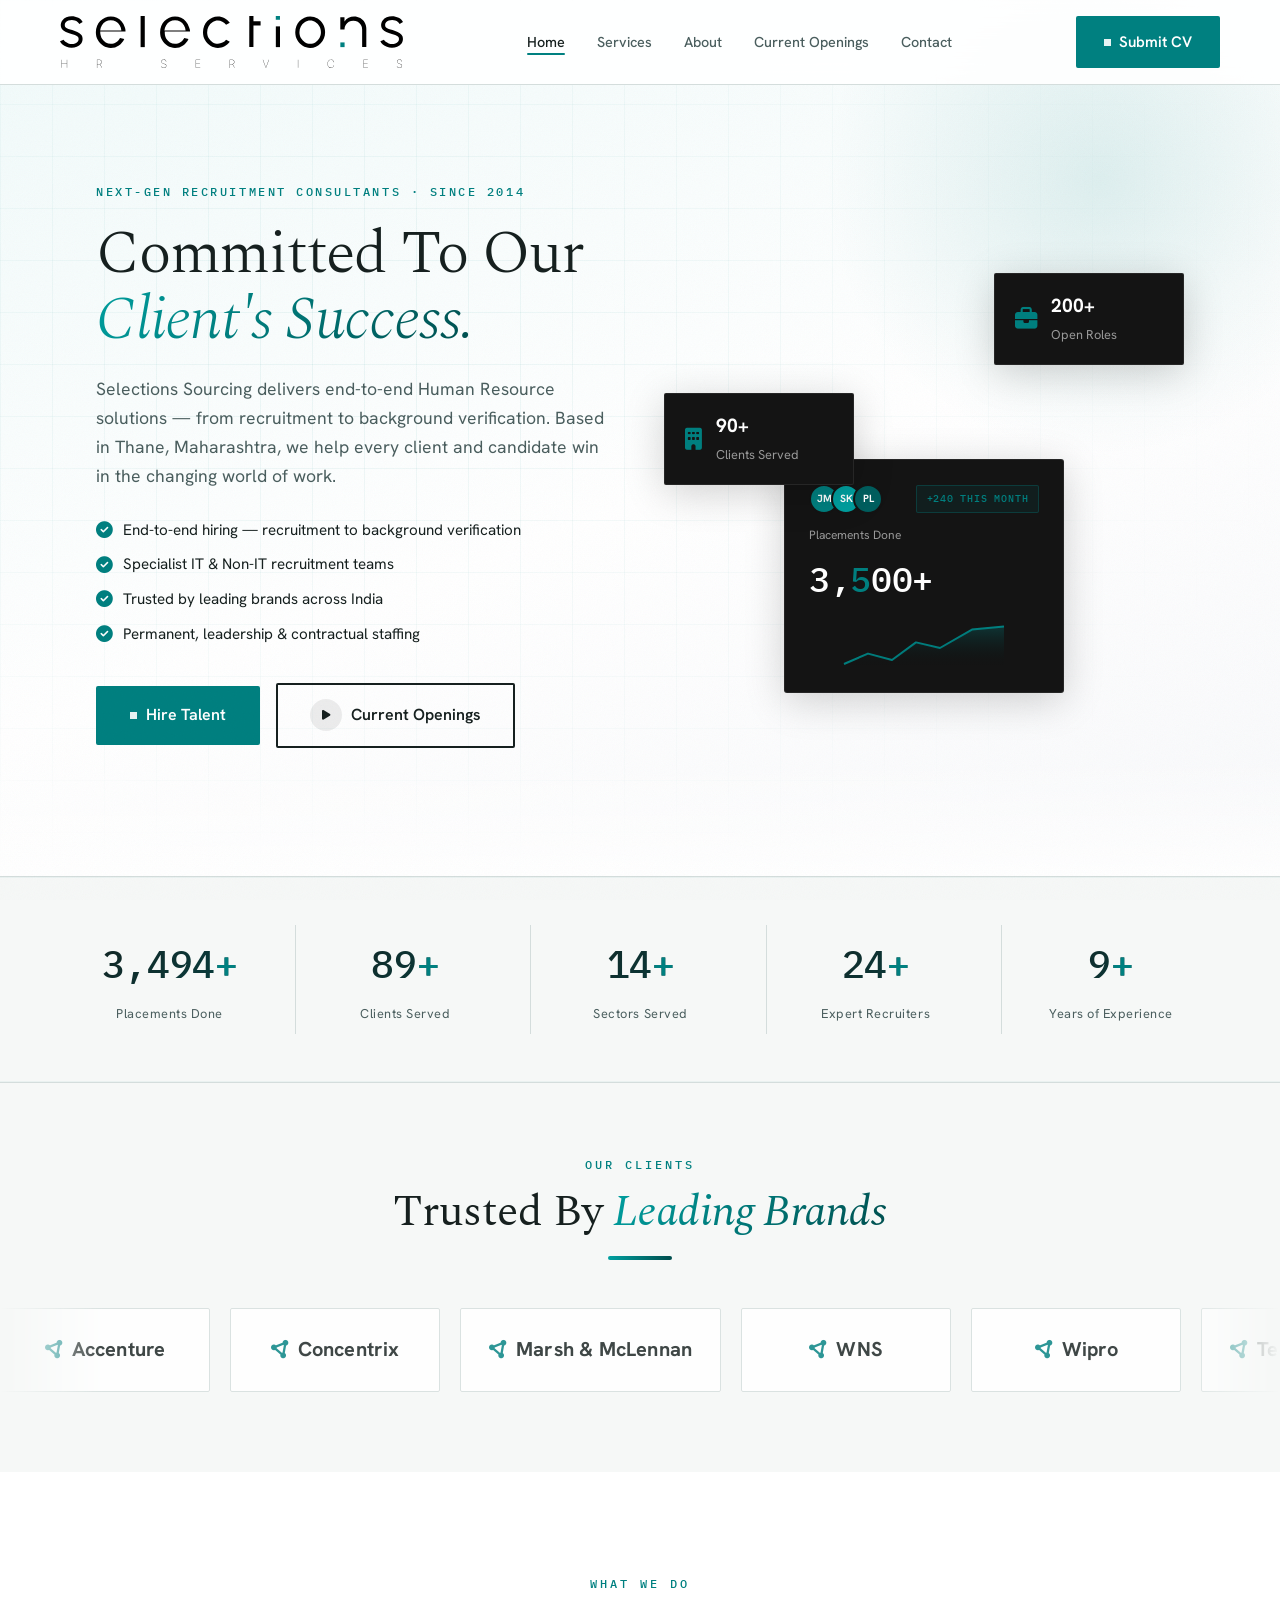
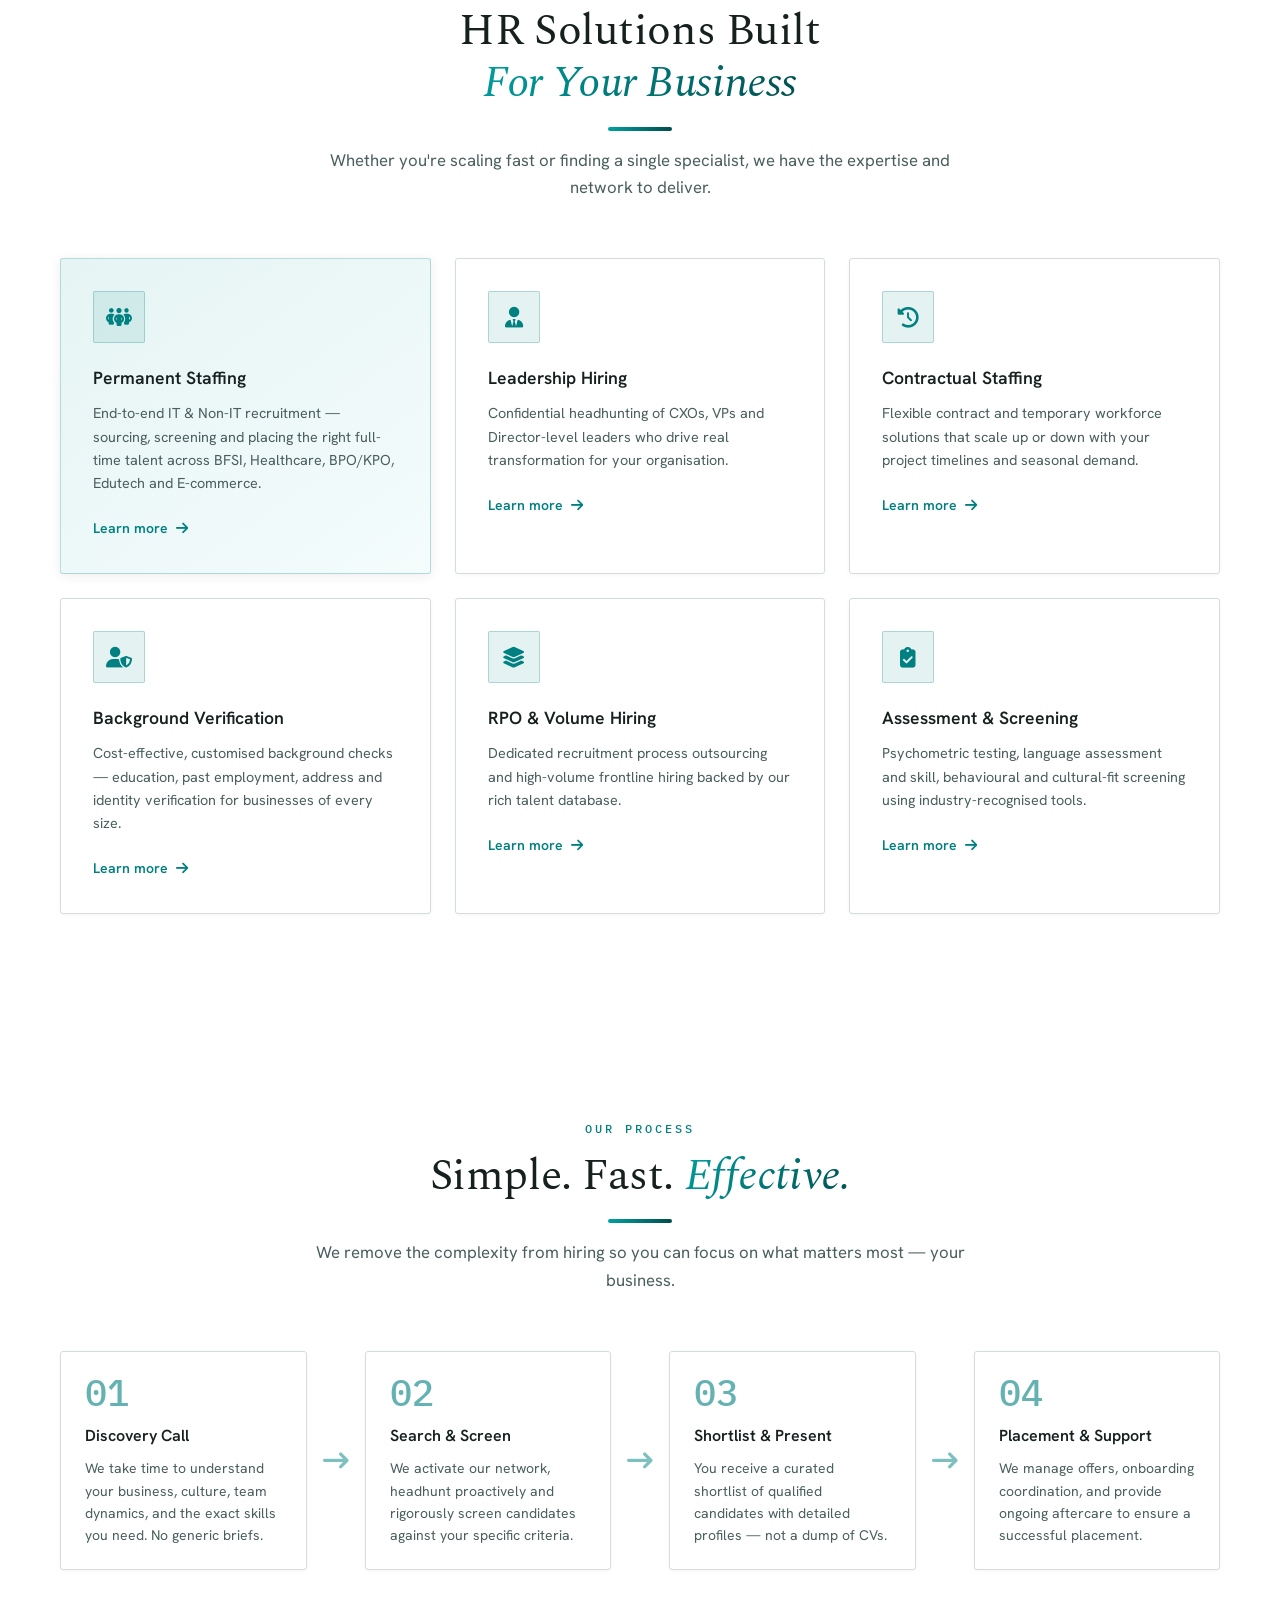
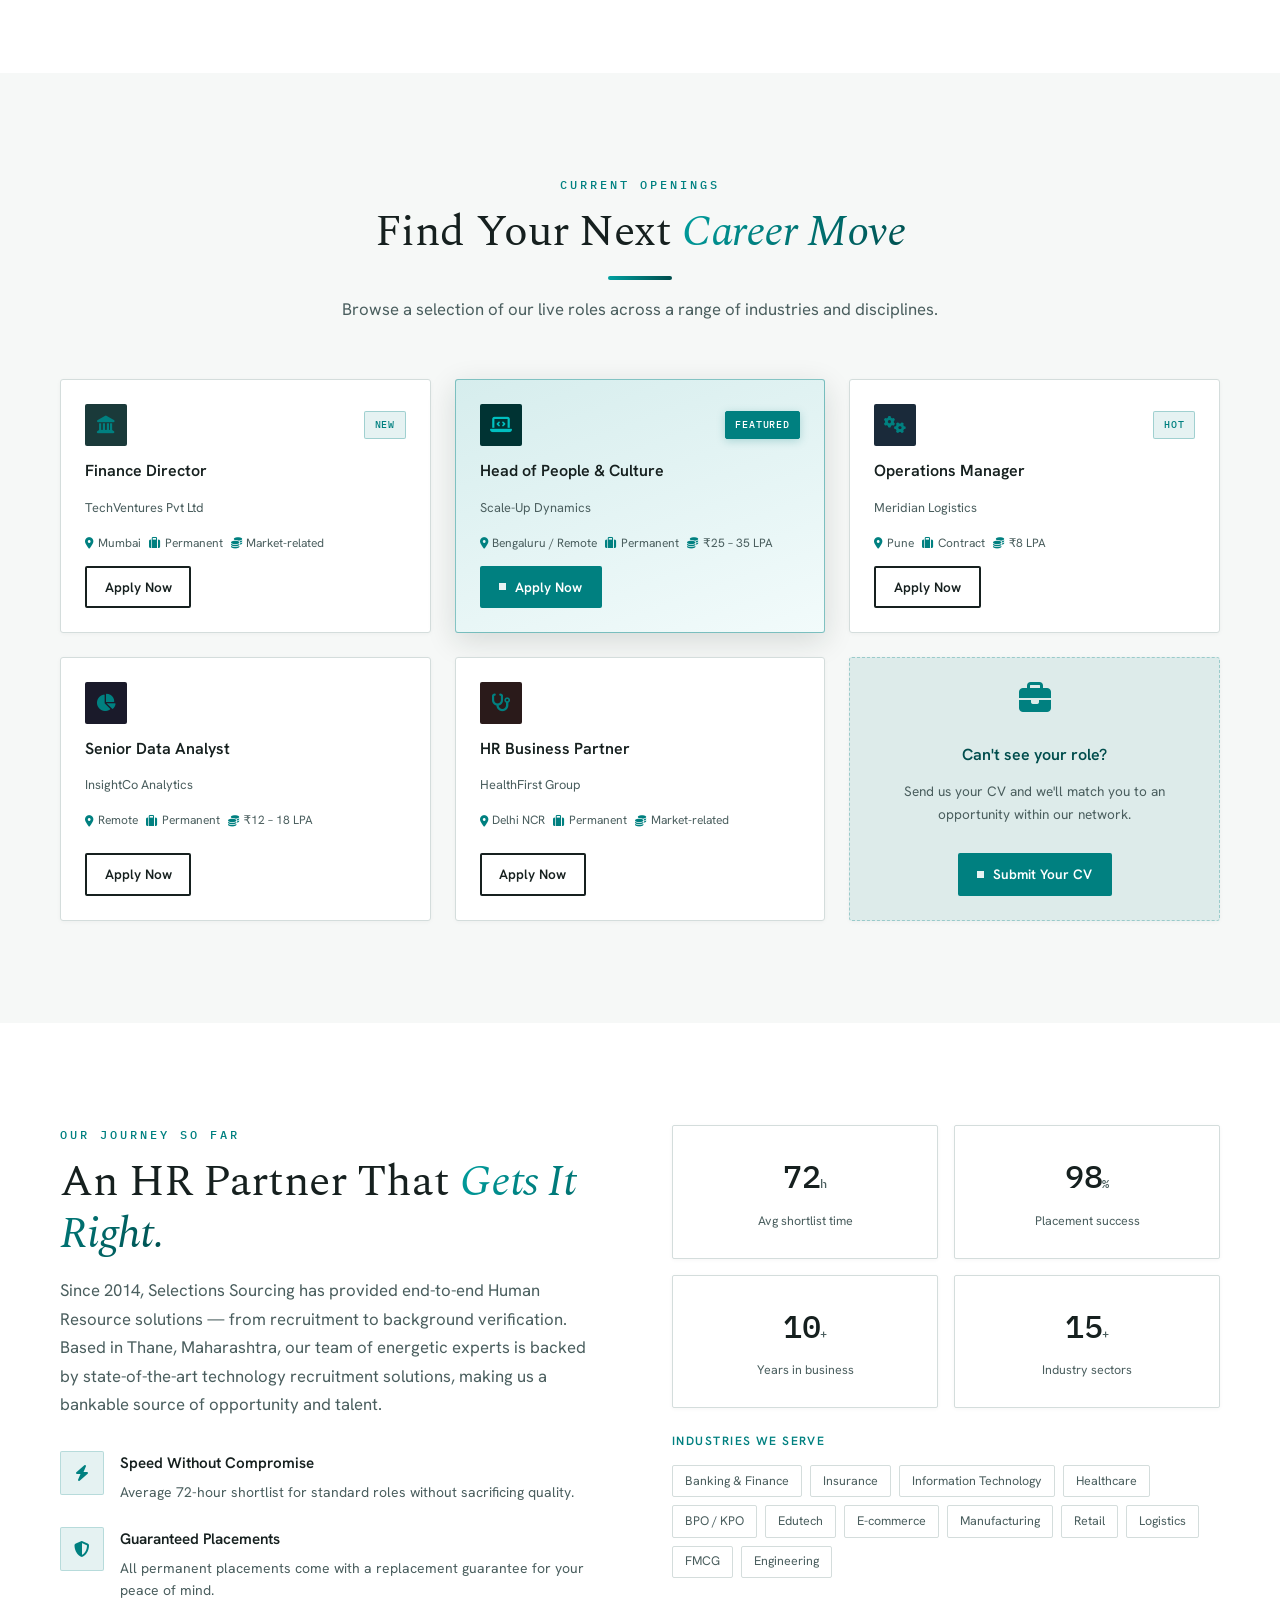
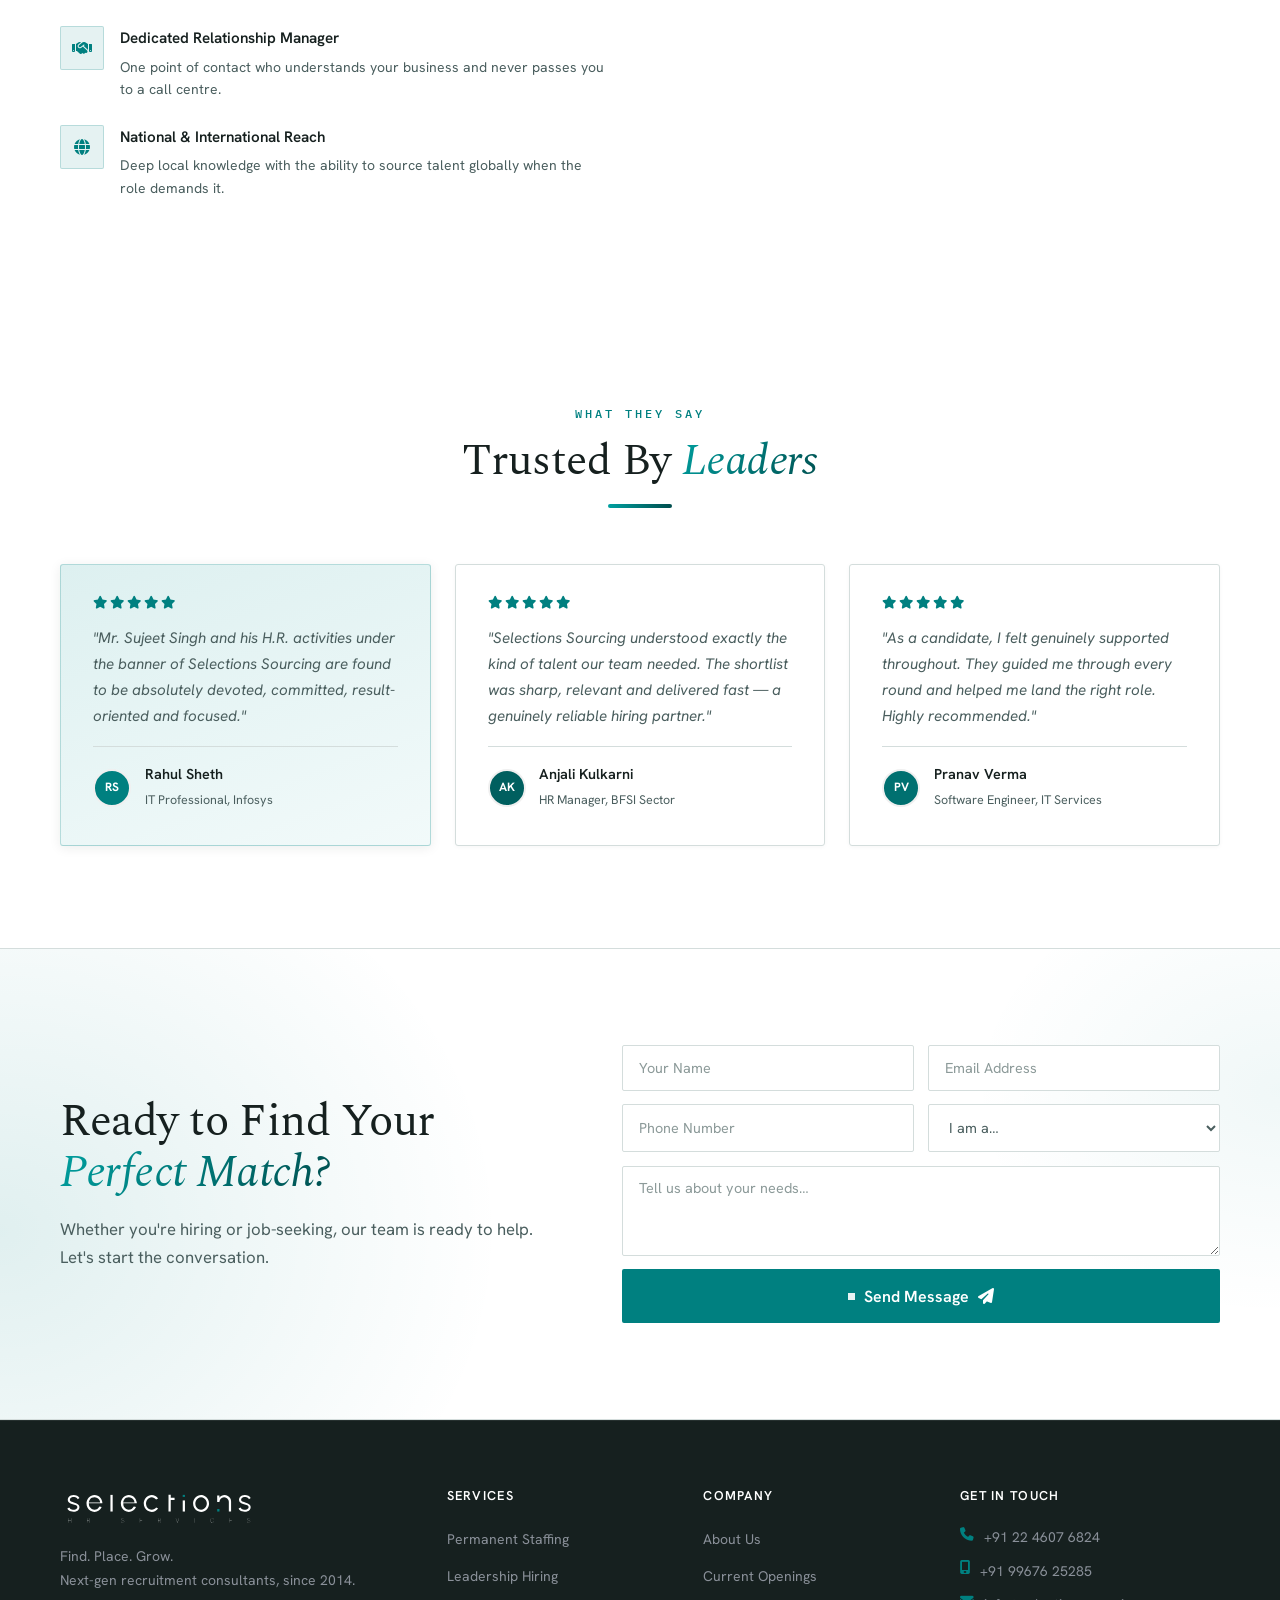
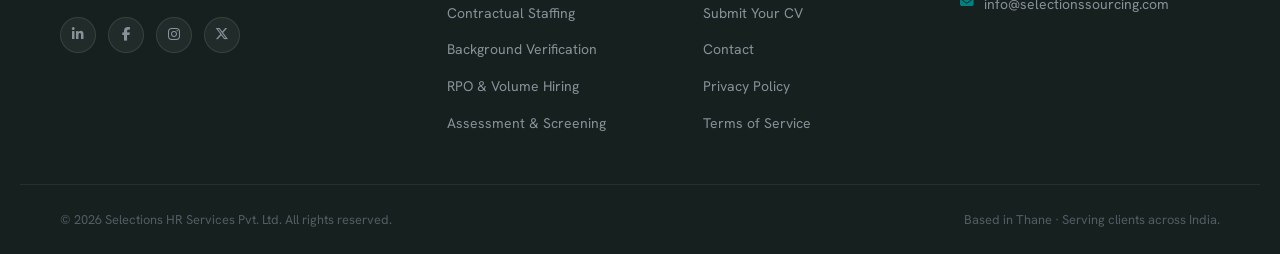
<file: index.html>
<!DOCTYPE html>
<html lang="en">

<head>
  <meta charset="UTF-8" />
  <meta name="viewport" content="width=device-width, initial-scale=1.0" />

  <!-- ── Primary SEO ── -->
  <title>Selections Sourcing — HR Sourcing &amp; Recruitment Agency in India</title>
  <meta name="description" content="Selections Sourcing is a specialist HR sourcing and recruitment agency in India. We connect companies with pre-vetted talent and help professionals find their next role. Find. Place. Grow." />
  <meta name="keywords" content="recruitment agency India, HR sourcing, staffing agency, talent sourcing, executive search, permanent recruitment, contract staffing, hiring partner, jobs India" />
  <meta name="author" content="Selections Sourcing" />
  <meta name="robots" content="index, follow" />
  <meta name="theme-color" content="#008080" />
  <link rel="canonical" href="https://www.selectionssourcing.com/" />

  <!-- ── Open Graph ── -->
  <meta property="og:type" content="website" />
  <meta property="og:site_name" content="Selections Sourcing" />
  <meta property="og:title" content="Selections Sourcing — HR Sourcing &amp; Recruitment Agency in India" />
  <meta property="og:description" content="We place the right people in the right roles. Specialist HR sourcing and recruitment across India." />
  <meta property="og:url" content="https://www.selectionssourcing.com/" />
  <meta property="og:image" content="https://www.selectionssourcing.com/selections-logo.png" />
  <meta property="og:locale" content="en_IN" />

  <!-- ── Twitter ── -->
  <meta name="twitter:card" content="summary_large_image" />
  <meta name="twitter:title" content="Selections Sourcing — HR Sourcing &amp; Recruitment Agency in India" />
  <meta name="twitter:description" content="We place the right people in the right roles. Specialist HR sourcing and recruitment across India." />
  <meta name="twitter:image" content="https://www.selectionssourcing.com/selections-logo.png" />

  <!-- ── Favicon ── -->
  <link rel="icon" type="image/svg+xml" href="logo-teal.svg" />
  <link rel="icon" type="image/png" href="selections-logo.png" />
  <link rel="apple-touch-icon" href="selections-logo.png" />

  <!-- ── Fonts & Styles ── -->
  <link rel="preconnect" href="https://fonts.googleapis.com" />
  <link rel="preconnect" href="https://fonts.gstatic.com" crossorigin />
  <link
    href="https://fonts.googleapis.com/css2?family=Hanken+Grotesk:wght@400;500;600;700&family=IBM+Plex+Mono:wght@400;500&family=Spectral:ital,wght@0,300;0,400;0,500;1,300;1,400&display=swap"
    rel="stylesheet" />
  <link rel="stylesheet" href="https://cdnjs.cloudflare.com/ajax/libs/font-awesome/6.5.0/css/all.min.css" />
  <link rel="stylesheet" href="style.css" />

  <!-- ── Structured Data ── -->
  <script type="application/ld+json">
  {
    "@context": "https://schema.org",
    "@type": "EmploymentAgency",
    "name": "Selections Sourcing",
    "legalName": "Selections HR Services Pvt. Ltd.",
    "foundingDate": "2014",
    "url": "https://www.selectionssourcing.com/",
    "logo": "https://www.selectionssourcing.com/selections-logo.png",
    "image": "https://www.selectionssourcing.com/selections-logo.png",
    "description": "Specialist HR sourcing and recruitment agency in India — permanent staffing, leadership hiring, contractual staffing and background verification.",
    "slogan": "Find. Place. Grow.",
    "email": "info@selectionssourcing.com",
    "telephone": "+91-22-4607-6824",
    "priceRange": "$$",
    "areaServed": "IN",
    "openingHoursSpecification": {
      "@type": "OpeningHoursSpecification",
      "dayOfWeek": ["Monday", "Tuesday", "Wednesday", "Thursday", "Friday"],
      "opens": "09:00",
      "closes": "18:00"
    },
    "sameAs": [
      "https://www.linkedin.com/company/selectionshr",
      "https://www.facebook.com/selectionshr",
      "https://www.instagram.com/selectionshr"
    ]
  }
  </script>
  <script type="application/ld+json">
  {
    "@context": "https://schema.org",
    "@type": "WebSite",
    "name": "Selections Sourcing",
    "url": "https://www.selectionssourcing.com/"
  }
  </script>
</head>

<body>

  <!-- ═══════════════════════════════════════════
       HEADER / NAVIGATION
  ═══════════════════════════════════════════ -->
  <header class="header" id="header">
    <div class="container header__inner">

      <!-- Logo -->
      <a href="index.html" class="logo">
        <img src="logo.svg" class="logo__svg" alt="Selections Sourcing" />
      </a>

      <!-- Nav -->
      <nav class="nav" id="nav">
        <ul class="nav__list">
          <li><a href="#home" class="nav__link active">Home</a></li>
          <li><a href="services.html" class="nav__link">Services</a></li>
          <li><a href="about.html" class="nav__link">About</a></li>
          <li><a href="#jobs" class="nav__link">Current Openings</a></li>
          <li><a href="contact.html" class="nav__link">Contact</a></li>
        </ul>
      </nav>

      <div class="header__actions">
        <a href="submit-cv.html" class="btn btn--teal">Submit CV</a>
        <button class="nav__toggle" id="navToggle" aria-label="Toggle menu">
          <span></span><span></span><span></span>
        </button>
      </div>

    </div>
  </header>


  <!-- ═══════════════════════════════════════════
       QUICK NAV — scrollable section shortcuts (mobile)
  ═══════════════════════════════════════════ -->
  <nav class="quicknav" aria-label="Quick navigation">
    <div class="quicknav__track">
      <a href="#home" class="quicknav__chip"><i class="fa-solid fa-house"></i> Home</a>
      <a href="services.html" class="quicknav__chip"><i class="fa-solid fa-briefcase"></i> Services</a>
      <a href="about.html" class="quicknav__chip"><i class="fa-solid fa-building-user"></i> About</a>
      <a href="#jobs" class="quicknav__chip"><i class="fa-solid fa-magnifying-glass"></i> Openings</a>
      <a href="contact.html" class="quicknav__chip"><i class="fa-solid fa-envelope"></i> Contact</a>
      <a href="submit-cv.html" class="quicknav__chip quicknav__chip--teal"><i class="fa-solid fa-file-arrow-up"></i> Submit CV</a>
    </div>
  </nav>


  <!-- ═══════════════════════════════════════════
       HERO SECTION
  ═══════════════════════════════════════════ -->
  <section class="hero" id="home">
    <div class="hero__bg-grid"></div>
    <div class="hero__accent"></div>
    <div class="container hero__inner">

      <div class="hero__content">
        <p class="hero__eyebrow">Next-Gen Recruitment Consultants · Since 2014</p>
        <h1 class="hero__title">
          Committed To Our<br />
          <span class="highlight">Client's Success.</span>
        </h1>
        <p class="hero__desc">
          Selections Sourcing delivers end-to-end Human Resource solutions — from
          recruitment to background verification. Based in Thane, Maharashtra, we help
          every client and candidate win in the changing world of work.
        </p>

        <ul class="hero__checklist">
          <li><i class="fa-solid fa-circle-check"></i> End-to-end hiring — recruitment to background verification</li>
          <li><i class="fa-solid fa-circle-check"></i> Specialist IT &amp; Non-IT recruitment teams</li>
          <li><i class="fa-solid fa-circle-check"></i> Trusted by leading brands across India</li>
          <li><i class="fa-solid fa-circle-check"></i> Permanent, leadership &amp; contractual staffing</li>
        </ul>

        <div class="hero__ctas">
          <a href="#contact" class="btn btn--teal btn--lg">Hire Talent</a>
          <a href="#jobs" class="btn btn--outline btn--lg">
            <span class="play-icon"><i class="fa-solid fa-play"></i></span>
            Current Openings
          </a>
        </div>
      </div>

      <div class="hero__visual">
        <div class="hero__card hero__card--main">
          <div class="hero__card-header">
            <div class="avatar-stack">
              <div class="avatar" style="background:#008080">JM</div>
              <div class="avatar" style="background:#00a0a0">SK</div>
              <div class="avatar" style="background:#005f5f">PL</div>
            </div>
            <span class="badge badge--teal">+240 this month</span>
          </div>
          <p class="hero__card-label">Placements Done</p>
          <h3 class="hero__card-num">3,<span class="teal">5</span>00+</h3>
          <div class="sparkline">
            <svg viewBox="0 0 200 60" xmlns="http://www.w3.org/2000/svg">
              <polyline points="0,55 30,42 60,50 90,28 120,35 160,12 200,8" fill="none" stroke="#008080"
                stroke-width="2.5" stroke-linejoin="round" />
              <polyline points="0,60 0,55 30,42 60,50 90,28 120,35 160,12 200,8 200,60" fill="url(#sparkGrad)"
                opacity="0.3" />
              <defs>
                <linearGradient id="sparkGrad" x1="0" y1="0" x2="0" y2="1">
                  <stop offset="0%" stop-color="#008080" />
                  <stop offset="100%" stop-color="transparent" />
                </linearGradient>
              </defs>
            </svg>
          </div>
        </div>

        <div class="hero__card hero__card--small hero__card--top">
          <i class="fa-solid fa-briefcase teal"></i>
          <div>
            <strong>200+</strong>
            <span>Open Roles</span>
          </div>
        </div>

        <div class="hero__card hero__card--small hero__card--bottom">
          <i class="fa-solid fa-building teal"></i>
          <div>
            <strong>90+</strong>
            <span>Clients Served</span>
          </div>
        </div>
      </div>

    </div>
    <div class="hero__gradient"></div>
  </section>


  <!-- ═══════════════════════════════════════════
       STATS STRIP
  ═══════════════════════════════════════════ -->
  <section class="stats">
    <div class="container stats__grid">
      <div class="stat">
        <span class="stat__num">3,500<span class="teal">+</span></span>
        <span class="stat__label">Placements Done</span>
      </div>
      <div class="stat">
        <span class="stat__num">90<span class="teal">+</span></span>
        <span class="stat__label">Clients Served</span>
      </div>
      <div class="stat">
        <span class="stat__num">15<span class="teal">+</span></span>
        <span class="stat__label">Sectors Served</span>
      </div>
      <div class="stat">
        <span class="stat__num">25<span class="teal">+</span></span>
        <span class="stat__label">Expert Recruiters</span>
      </div>
      <div class="stat">
        <span class="stat__num">10<span class="teal">+</span></span>
        <span class="stat__label">Years of Experience</span>
      </div>
    </div>
  </section>


  <!-- ═══════════════════════════════════════════
       OUR CLIENTS (marquee)
  ═══════════════════════════════════════════ -->
  <section class="section clients" style="padding-block: clamp(3rem, 6vw, 4.5rem);">
    <div class="container">
      <div class="section__header" style="margin-bottom: 2.5rem;">
        <p class="section__eyebrow">Our Clients</p>
        <h2 class="section__title">Trusted By <span class="highlight">Leading Brands</span></h2>
      </div>
    </div>
    <div class="marquee">
      <div class="marquee__track">
        <!-- Set 1 -->
        <div class="client-logo"><i class="fa-solid fa-circle-nodes"></i> Accenture</div>
        <div class="client-logo"><i class="fa-solid fa-circle-nodes"></i> Concentrix</div>
        <div class="client-logo"><i class="fa-solid fa-circle-nodes"></i> Marsh &amp; McLennan</div>
        <div class="client-logo"><i class="fa-solid fa-circle-nodes"></i> WNS</div>
        <div class="client-logo"><i class="fa-solid fa-circle-nodes"></i> Wipro</div>
        <div class="client-logo"><i class="fa-solid fa-circle-nodes"></i> Teleperformance</div>
        <!-- Set 2 (duplicate for seamless loop) -->
        <div class="client-logo"><i class="fa-solid fa-circle-nodes"></i> Accenture</div>
        <div class="client-logo"><i class="fa-solid fa-circle-nodes"></i> Concentrix</div>
        <div class="client-logo"><i class="fa-solid fa-circle-nodes"></i> Marsh &amp; McLennan</div>
        <div class="client-logo"><i class="fa-solid fa-circle-nodes"></i> WNS</div>
        <div class="client-logo"><i class="fa-solid fa-circle-nodes"></i> Wipro</div>
        <div class="client-logo"><i class="fa-solid fa-circle-nodes"></i> Teleperformance</div>
      </div>
    </div>
  </section>


  <!-- ═══════════════════════════════════════════
       SERVICES SECTION
  ═══════════════════════════════════════════ -->
  <section class="section services" id="services">
    <div class="container">
      <div class="section__header">
        <p class="section__eyebrow">What We Do</p>
        <h2 class="section__title">HR Solutions Built<br /><span class="highlight">For Your Business</span></h2>
        <p class="section__desc">Whether you're scaling fast or finding a single specialist, we have the expertise and
          network to deliver.</p>
      </div>

      <div class="services__grid">

        <div class="service-card service-card--featured">
          <div class="service-card__icon">
            <i class="fa-solid fa-people-group"></i>
          </div>
          <h3>Permanent Staffing</h3>
          <p>End-to-end IT &amp; Non-IT recruitment — sourcing, screening and placing the right full-time talent across BFSI, Healthcare, BPO/KPO, Edutech and E-commerce.</p>
          <a href="services.html" class="link-arrow">Learn more <i class="fa-solid fa-arrow-right"></i></a>
        </div>

        <div class="service-card">
          <div class="service-card__icon">
            <i class="fa-solid fa-user-tie"></i>
          </div>
          <h3>Leadership Hiring</h3>
          <p>Confidential headhunting of CXOs, VPs and Director-level leaders who drive real transformation for your organisation.</p>
          <a href="services.html" class="link-arrow">Learn more <i class="fa-solid fa-arrow-right"></i></a>
        </div>

        <div class="service-card">
          <div class="service-card__icon">
            <i class="fa-solid fa-clock-rotate-left"></i>
          </div>
          <h3>Contractual Staffing</h3>
          <p>Flexible contract and temporary workforce solutions that scale up or down with your project timelines and seasonal demand.</p>
          <a href="services.html" class="link-arrow">Learn more <i class="fa-solid fa-arrow-right"></i></a>
        </div>

        <div class="service-card">
          <div class="service-card__icon">
            <i class="fa-solid fa-user-shield"></i>
          </div>
          <h3>Background Verification</h3>
          <p>Cost-effective, customised background checks — education, past employment, address and identity verification for businesses of every size.</p>
          <a href="services.html" class="link-arrow">Learn more <i class="fa-solid fa-arrow-right"></i></a>
        </div>

        <div class="service-card">
          <div class="service-card__icon">
            <i class="fa-solid fa-layer-group"></i>
          </div>
          <h3>RPO &amp; Volume Hiring</h3>
          <p>Dedicated recruitment process outsourcing and high-volume frontline hiring backed by our rich talent database.</p>
          <a href="services.html" class="link-arrow">Learn more <i class="fa-solid fa-arrow-right"></i></a>
        </div>

        <div class="service-card">
          <div class="service-card__icon">
            <i class="fa-solid fa-clipboard-check"></i>
          </div>
          <h3>Assessment &amp; Screening</h3>
          <p>Psychometric testing, language assessment and skill, behavioural and cultural-fit screening using industry-recognised tools.</p>
          <a href="services.html" class="link-arrow">Learn more <i class="fa-solid fa-arrow-right"></i></a>
        </div>

      </div>
    </div>
  </section>


  <!-- ═══════════════════════════════════════════
       HOW IT WORKS
  ═══════════════════════════════════════════ -->
  <section class="section how" id="how-it-works">
    <div class="container">
      <div class="section__header">
        <p class="section__eyebrow">Our Process</p>
        <h2 class="section__title">Simple. Fast. <span class="highlight">Effective.</span></h2>
        <p class="section__desc">We remove the complexity from hiring so you can focus on what matters most — your
          business.</p>
      </div>

      <div class="how__steps">
        <div class="step">
          <div class="step__num">01</div>
          <div class="step__body">
            <h3>Discovery Call</h3>
            <p>We take time to understand your business, culture, team dynamics, and the exact skills you need. No
              generic briefs.</p>
          </div>
        </div>
        <div class="step__connector"><i class="fa-solid fa-arrow-right-long"></i></div>
        <div class="step">
          <div class="step__num">02</div>
          <div class="step__body">
            <h3>Search & Screen</h3>
            <p>We activate our network, headhunt proactively and rigorously screen candidates against your specific
              criteria.</p>
          </div>
        </div>
        <div class="step__connector"><i class="fa-solid fa-arrow-right-long"></i></div>
        <div class="step">
          <div class="step__num">03</div>
          <div class="step__body">
            <h3>Shortlist & Present</h3>
            <p>You receive a curated shortlist of qualified candidates with detailed profiles — not a dump of CVs.</p>
          </div>
        </div>
        <div class="step__connector"><i class="fa-solid fa-arrow-right-long"></i></div>
        <div class="step">
          <div class="step__num">04</div>
          <div class="step__body">
            <h3>Placement & Support</h3>
            <p>We manage offers, onboarding coordination, and provide ongoing aftercare to ensure a successful
              placement.</p>
          </div>
        </div>
      </div>
    </div>
  </section>


  <!-- ═══════════════════════════════════════════
       FEATURED OPPORTUNITIES
  ═══════════════════════════════════════════ -->
  <section class="section jobs" id="jobs">
    <div class="container">
      <div class="section__header">
        <p class="section__eyebrow">Current Openings</p>
        <h2 class="section__title">Find Your Next <span class="highlight">Career Move</span></h2>
        <p class="section__desc">Browse a selection of our live roles across a range of industries and disciplines.</p>
      </div>

      <div class="jobs__grid">

        <div class="job-card">
          <div class="job-card__top">
            <div class="job-card__company-logo" style="background:#1a3a3a">
              <i class="fa-solid fa-landmark" style="color:#008080"></i>
            </div>
            <span class="badge badge--teal">New</span>
          </div>
          <h4>Finance Director</h4>
          <p class="job-card__company">TechVentures Pvt Ltd</p>
          <div class="job-card__tags">
            <span><i class="fa-solid fa-location-dot"></i> Mumbai</span>
            <span><i class="fa-solid fa-suitcase"></i> Permanent</span>
            <span><i class="fa-solid fa-coins"></i> Market-related</span>
          </div>
          <a href="submit-cv.html" class="btn btn--outline btn--sm">Apply Now</a>
        </div>

        <div class="job-card job-card--featured">
          <div class="job-card__top">
            <div class="job-card__company-logo" style="background:#003333">
              <i class="fa-solid fa-laptop-code" style="color:#00c0c0"></i>
            </div>
            <span class="badge badge--featured">Featured</span>
          </div>
          <h4>Head of People & Culture</h4>
          <p class="job-card__company">Scale-Up Dynamics</p>
          <div class="job-card__tags">
            <span><i class="fa-solid fa-location-dot"></i> Bengaluru / Remote</span>
            <span><i class="fa-solid fa-suitcase"></i> Permanent</span>
            <span><i class="fa-solid fa-coins"></i> ₹25 – 35 LPA</span>
          </div>
          <a href="submit-cv.html" class="btn btn--teal btn--sm">Apply Now</a>
        </div>

        <div class="job-card">
          <div class="job-card__top">
            <div class="job-card__company-logo" style="background:#1a2a3a">
              <i class="fa-solid fa-gears" style="color:#008080"></i>
            </div>
            <span class="badge badge--teal">Hot</span>
          </div>
          <h4>Operations Manager</h4>
          <p class="job-card__company">Meridian Logistics</p>
          <div class="job-card__tags">
            <span><i class="fa-solid fa-location-dot"></i> Pune</span>
            <span><i class="fa-solid fa-suitcase"></i> Contract</span>
            <span><i class="fa-solid fa-coins"></i> ₹8 LPA</span>
          </div>
          <a href="submit-cv.html" class="btn btn--outline btn--sm">Apply Now</a>
        </div>

        <div class="job-card">
          <div class="job-card__top">
            <div class="job-card__company-logo" style="background:#1a1a2a">
              <i class="fa-solid fa-chart-pie" style="color:#008080"></i>
            </div>
          </div>
          <h4>Senior Data Analyst</h4>
          <p class="job-card__company">InsightCo Analytics</p>
          <div class="job-card__tags">
            <span><i class="fa-solid fa-location-dot"></i> Remote</span>
            <span><i class="fa-solid fa-suitcase"></i> Permanent</span>
            <span><i class="fa-solid fa-coins"></i> ₹12 – 18 LPA</span>
          </div>
          <a href="submit-cv.html" class="btn btn--outline btn--sm">Apply Now</a>
        </div>

        <div class="job-card">
          <div class="job-card__top">
            <div class="job-card__company-logo" style="background:#2a1a1a">
              <i class="fa-solid fa-stethoscope" style="color:#008080"></i>
            </div>
          </div>
          <h4>HR Business Partner</h4>
          <p class="job-card__company">HealthFirst Group</p>
          <div class="job-card__tags">
            <span><i class="fa-solid fa-location-dot"></i> Delhi NCR</span>
            <span><i class="fa-solid fa-suitcase"></i> Permanent</span>
            <span><i class="fa-solid fa-coins"></i> Market-related</span>
          </div>
          <a href="submit-cv.html" class="btn btn--outline btn--sm">Apply Now</a>
        </div>

        <div class="job-card jobs__cta-card">
          <i class="fa-solid fa-briefcase" style="font-size:2rem;color:#008080;margin-bottom:1rem"></i>
          <h4>Can't see your role?</h4>
          <p>Send us your CV and we'll match you to an opportunity within our network.</p>
          <a href="submit-cv.html" class="btn btn--teal btn--sm" style="margin-top:1rem">Submit Your CV</a>
        </div>

      </div>
    </div>
  </section>


  <!-- ═══════════════════════════════════════════
       WHY CHOOSE US
  ═══════════════════════════════════════════ -->
  <section class="section about" id="about">
    <div class="container about__inner">

      <div class="about__left">
        <p class="section__eyebrow">Our Journey So Far</p>
        <h2 class="section__title">An HR Partner That <span class="highlight">Gets It Right.</span></h2>
        <p class="about__desc">
          Since 2014, Selections Sourcing has provided end-to-end Human Resource solutions —
          from recruitment to background verification. Based in Thane, Maharashtra, our team of
          energetic experts is backed by state-of-the-art technology recruitment solutions, making
          us a bankable source of opportunity and talent.
        </p>

        <ul class="about__features">
          <li>
            <div class="feature-icon"><i class="fa-solid fa-bolt"></i></div>
            <div>
              <strong>Speed Without Compromise</strong>
              <p>Average 72-hour shortlist for standard roles without sacrificing quality.</p>
            </div>
          </li>
          <li>
            <div class="feature-icon"><i class="fa-solid fa-shield-halved"></i></div>
            <div>
              <strong>Guaranteed Placements</strong>
              <p>All permanent placements come with a replacement guarantee for your peace of mind.</p>
            </div>
          </li>
          <li>
            <div class="feature-icon"><i class="fa-solid fa-handshake"></i></div>
            <div>
              <strong>Dedicated Relationship Manager</strong>
              <p>One point of contact who understands your business and never passes you to a call centre.</p>
            </div>
          </li>
          <li>
            <div class="feature-icon"><i class="fa-solid fa-globe"></i></div>
            <div>
              <strong>National & International Reach</strong>
              <p>Deep local knowledge with the ability to source talent globally when the role demands it.</p>
            </div>
          </li>
        </ul>
      </div>

      <div class="about__right">
        <div class="about__visual">
          <div class="about__metric">
            <span class="about__metric-num">72<span class="teal">h</span></span>
            <span>Avg shortlist time</span>
          </div>
          <div class="about__metric">
            <span class="about__metric-num">98<span class="teal">%</span></span>
            <span>Placement success</span>
          </div>
          <div class="about__metric">
            <span class="about__metric-num">10<span class="teal">+</span></span>
            <span>Years in business</span>
          </div>
          <div class="about__metric">
            <span class="about__metric-num">15<span class="teal">+</span></span>
            <span>Industry sectors</span>
          </div>
        </div>

        <div class="industries">
          <p class="industries__label">Industries We Serve</p>
          <div class="industries__tags">
            <span>Banking & Finance</span><span>Insurance</span><span>Information Technology</span>
            <span>Healthcare</span><span>BPO / KPO</span><span>Edutech</span>
            <span>E-commerce</span><span>Manufacturing</span><span>Retail</span>
            <span>Logistics</span><span>FMCG</span><span>Engineering</span>
          </div>
        </div>
      </div>

    </div>
  </section>


  <!-- ═══════════════════════════════════════════
       TESTIMONIALS
  ═══════════════════════════════════════════ -->
  <section class="section testimonials">
    <div class="container">
      <div class="section__header">
        <p class="section__eyebrow">What They Say</p>
        <h2 class="section__title">Trusted By <span class="highlight">Leaders</span></h2>
      </div>

      <div class="testimonials__grid">

        <div class="testimonial testimonial--featured">
          <div class="stars">
            <i class="fa-solid fa-star"></i><i class="fa-solid fa-star"></i>
            <i class="fa-solid fa-star"></i><i class="fa-solid fa-star"></i>
            <i class="fa-solid fa-star"></i>
          </div>
          <p>"Mr. Sujeet Singh and his H.R. activities under the banner of Selections Sourcing are found to be
            absolutely devoted, committed, result-oriented and focused."</p>
          <div class="testimonial__author">
            <div class="avatar" style="background:#008080">RS</div>
            <div>
              <strong>Rahul Sheth</strong>
              <span>IT Professional, Infosys</span>
            </div>
          </div>
        </div>

        <div class="testimonial">
          <div class="stars">
            <i class="fa-solid fa-star"></i><i class="fa-solid fa-star"></i>
            <i class="fa-solid fa-star"></i><i class="fa-solid fa-star"></i>
            <i class="fa-solid fa-star"></i>
          </div>
          <p>"Selections Sourcing understood exactly the kind of talent our team needed. The shortlist was sharp,
            relevant and delivered fast — a genuinely reliable hiring partner."</p>
          <div class="testimonial__author">
            <div class="avatar" style="background:#005f5f">AK</div>
            <div>
              <strong>Anjali Kulkarni</strong>
              <span>HR Manager, BFSI Sector</span>
            </div>
          </div>
        </div>

        <div class="testimonial">
          <div class="stars">
            <i class="fa-solid fa-star"></i><i class="fa-solid fa-star"></i>
            <i class="fa-solid fa-star"></i><i class="fa-solid fa-star"></i>
            <i class="fa-solid fa-star"></i>
          </div>
          <p>"As a candidate, I felt genuinely supported throughout. They guided me through every round and helped me
            land the right role. Highly recommended."</p>
          <div class="testimonial__author">
            <div class="avatar" style="background:#007070">PV</div>
            <div>
              <strong>Pranav Verma</strong>
              <span>Software Engineer, IT Services</span>
            </div>
          </div>
        </div>

      </div>
    </div>
  </section>


  <!-- ═══════════════════════════════════════════
       CTA BANNER
  ═══════════════════════════════════════════ -->
  <section class="cta-banner" id="contact">
    <div class="container cta-banner__inner">
      <div class="cta-banner__left">
        <h2>Ready to Find Your<br /><span class="highlight">Perfect Match?</span></h2>
        <p>Whether you're hiring or job-seeking, our team is ready to help. Let's start the conversation.</p>
      </div>
      <div class="cta-banner__right">
        <form class="contact-form" onsubmit="handleSubmit(event)">
          <div class="form-row">
            <input type="text" placeholder="Your Name" required />
            <input type="email" placeholder="Email Address" required />
          </div>
          <div class="form-row">
            <input type="tel" placeholder="Phone Number" />
            <select>
              <option value="" disabled selected>I am a…</option>
              <option>Employer – I want to hire</option>
              <option>Candidate – I'm looking for work</option>
              <option>Both</option>
            </select>
          </div>
          <textarea placeholder="Tell us about your needs…" rows="3"></textarea>
          <button type="submit" class="btn btn--teal btn--lg btn--full">
            Send Message <i class="fa-solid fa-paper-plane"></i>
          </button>
        </form>
      </div>
    </div>
  </section>


  <!-- ═══════════════════════════════════════════
       FOOTER
  ═══════════════════════════════════════════ -->
  <footer class="footer">
    <div class="container footer__grid">

      <div class="footer__brand">
        <img src="logo-white.svg" class="footer__logo"
          alt="Selections Sourcing" />
        <p class="footer__tagline">Find. Place. Grow.<br />Next-gen recruitment consultants, since 2014.</p>
        <div class="footer__socials">
          <a href="#" aria-label="LinkedIn"><i class="fa-brands fa-linkedin-in"></i></a>
          <a href="#" aria-label="Facebook"><i class="fa-brands fa-facebook-f"></i></a>
          <a href="#" aria-label="Instagram"><i class="fa-brands fa-instagram"></i></a>
          <a href="#" aria-label="Twitter/X"><i class="fa-brands fa-x-twitter"></i></a>
        </div>
      </div>

      <div class="footer__col">
        <h5>Services</h5>
        <ul>
          <li><a href="services.html">Permanent Staffing</a></li>
          <li><a href="services.html">Leadership Hiring</a></li>
          <li><a href="services.html">Contractual Staffing</a></li>
          <li><a href="services.html">Background Verification</a></li>
          <li><a href="services.html">RPO &amp; Volume Hiring</a></li>
          <li><a href="services.html">Assessment &amp; Screening</a></li>
        </ul>
      </div>

      <div class="footer__col">
        <h5>Company</h5>
        <ul>
          <li><a href="about.html">About Us</a></li>
          <li><a href="#jobs">Current Openings</a></li>
          <li><a href="submit-cv.html">Submit Your CV</a></li>
          <li><a href="contact.html">Contact</a></li>
          <li><a href="#">Privacy Policy</a></li>
          <li><a href="#">Terms of Service</a></li>
        </ul>
      </div>

      <div class="footer__col">
        <h5>Get In Touch</h5>
        <ul class="footer__contact">
          <li><i class="fa-solid fa-phone"></i> +91 22 4607 6824</li>
          <li><i class="fa-solid fa-mobile-screen"></i> +91 99676 25285</li>
          <li><i class="fa-solid fa-envelope"></i> info@selectionssourcing.com</li>
        </ul>
      </div>

    </div>

    <div class="footer__bottom">
      <div class="container footer__bottom-inner">
        <p>&copy; 2026 Selections HR Services Pvt. Ltd. All rights reserved.</p>
        <p>Based in Thane &middot; Serving clients across India.</p>
      </div>
    </div>
  </footer>

  <!-- Toast notification -->
  <div class="toast" id="toast">
    <i class="fa-solid fa-circle-check"></i>
    <span>Message sent! We'll be in touch soon.</span>
  </div>

  <script src="script.js"></script>
</body>

</html>
</file>
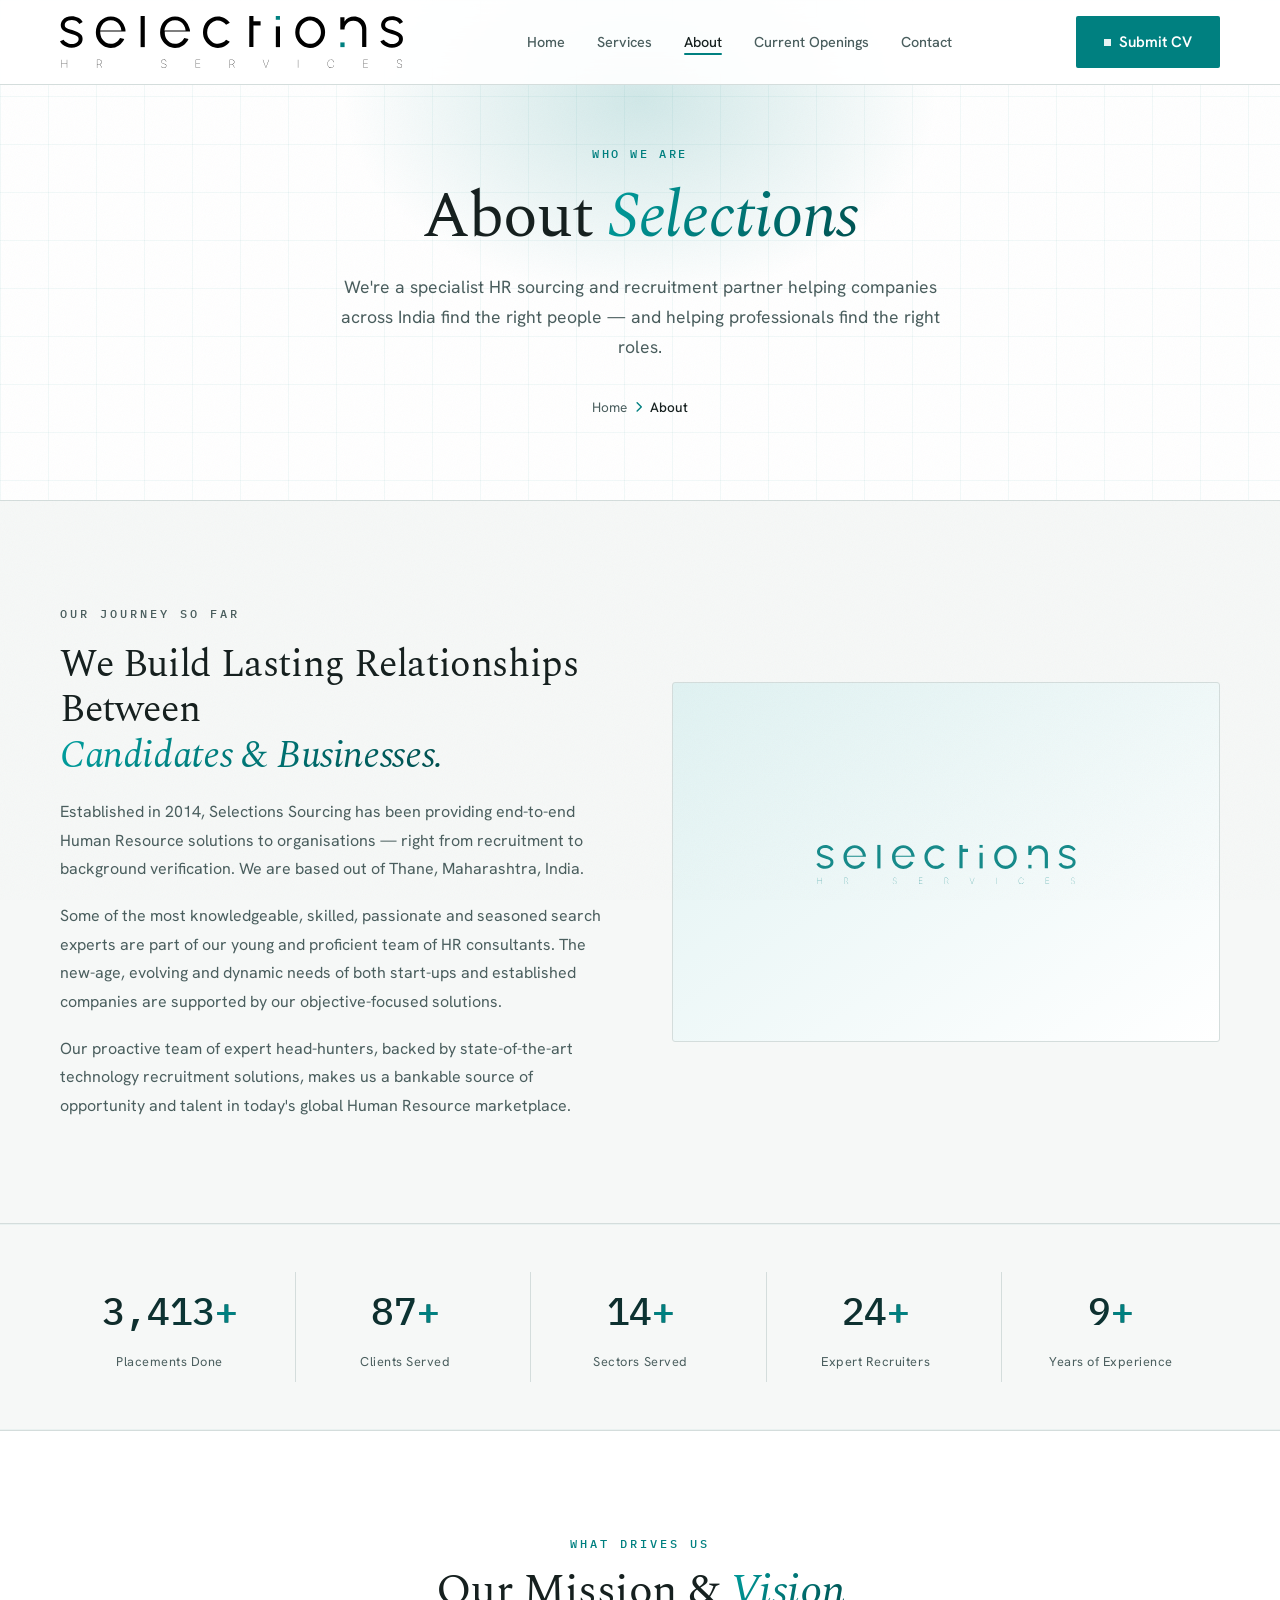
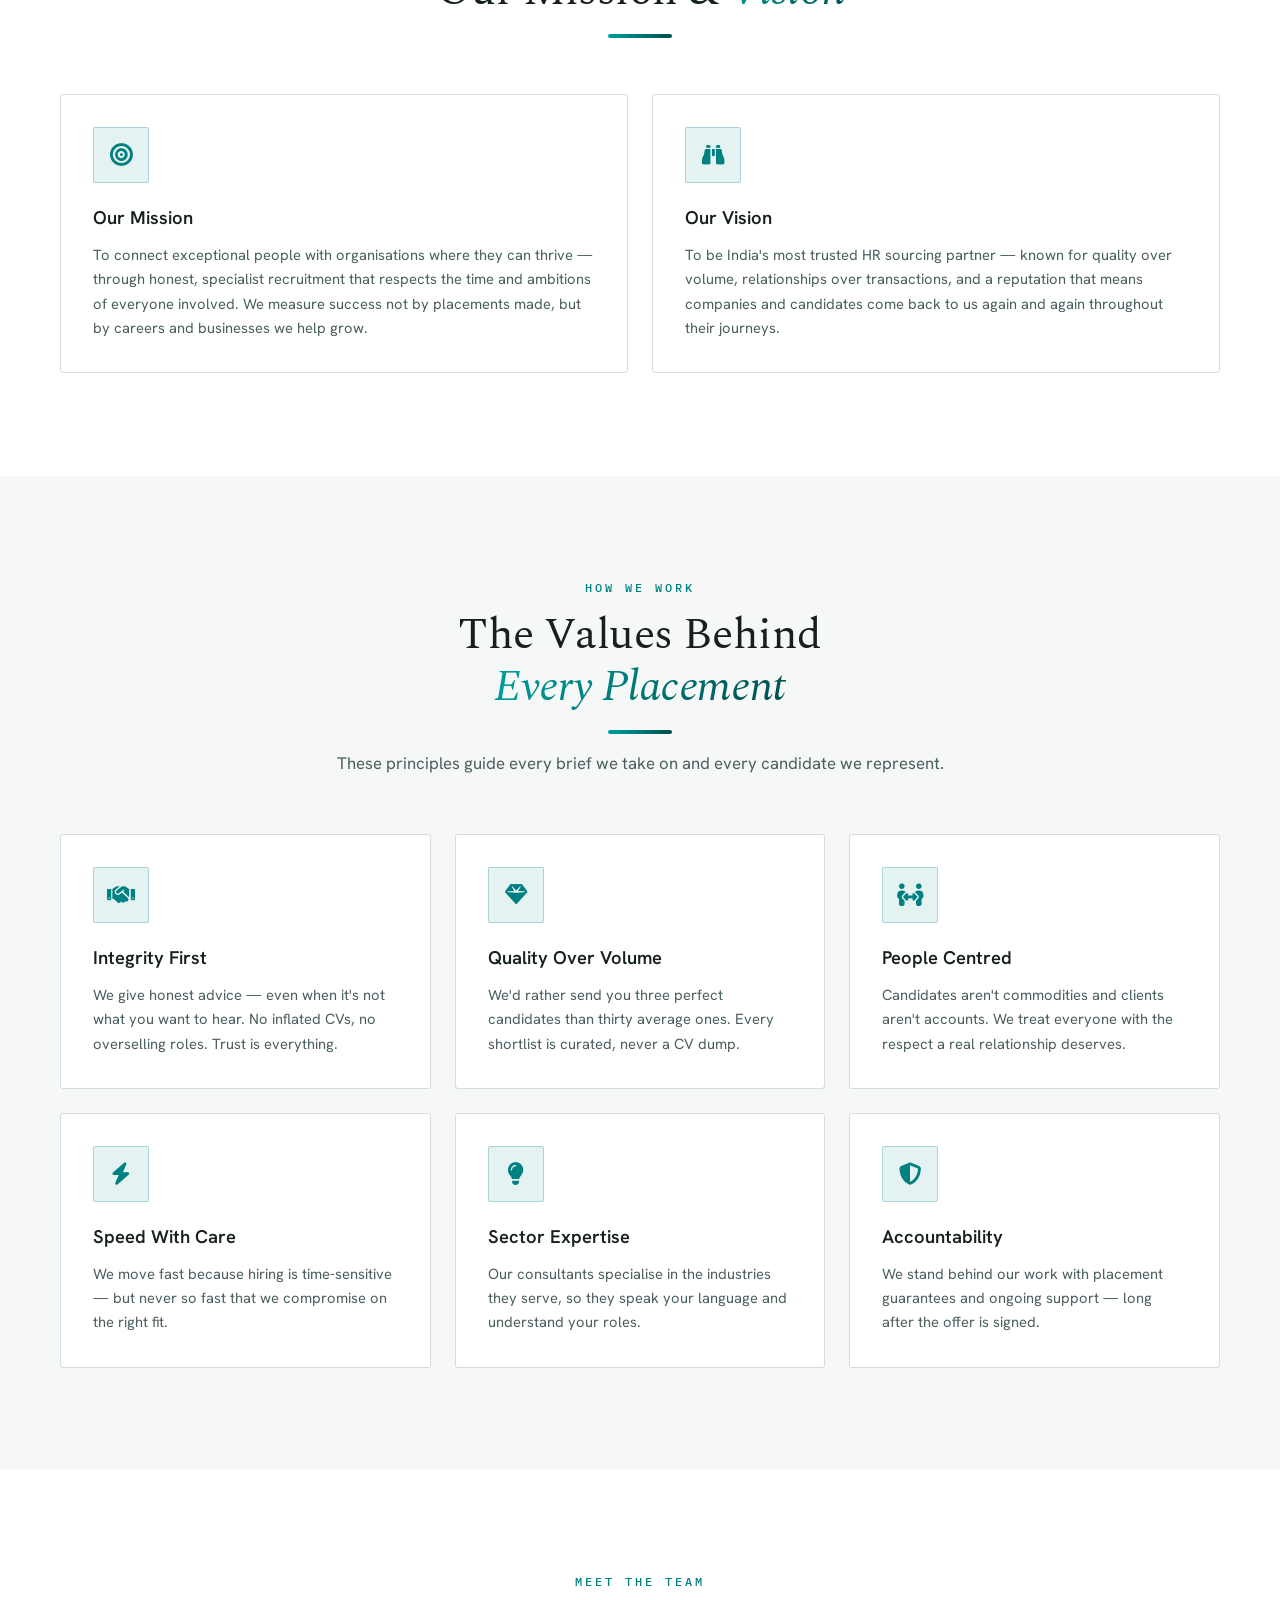
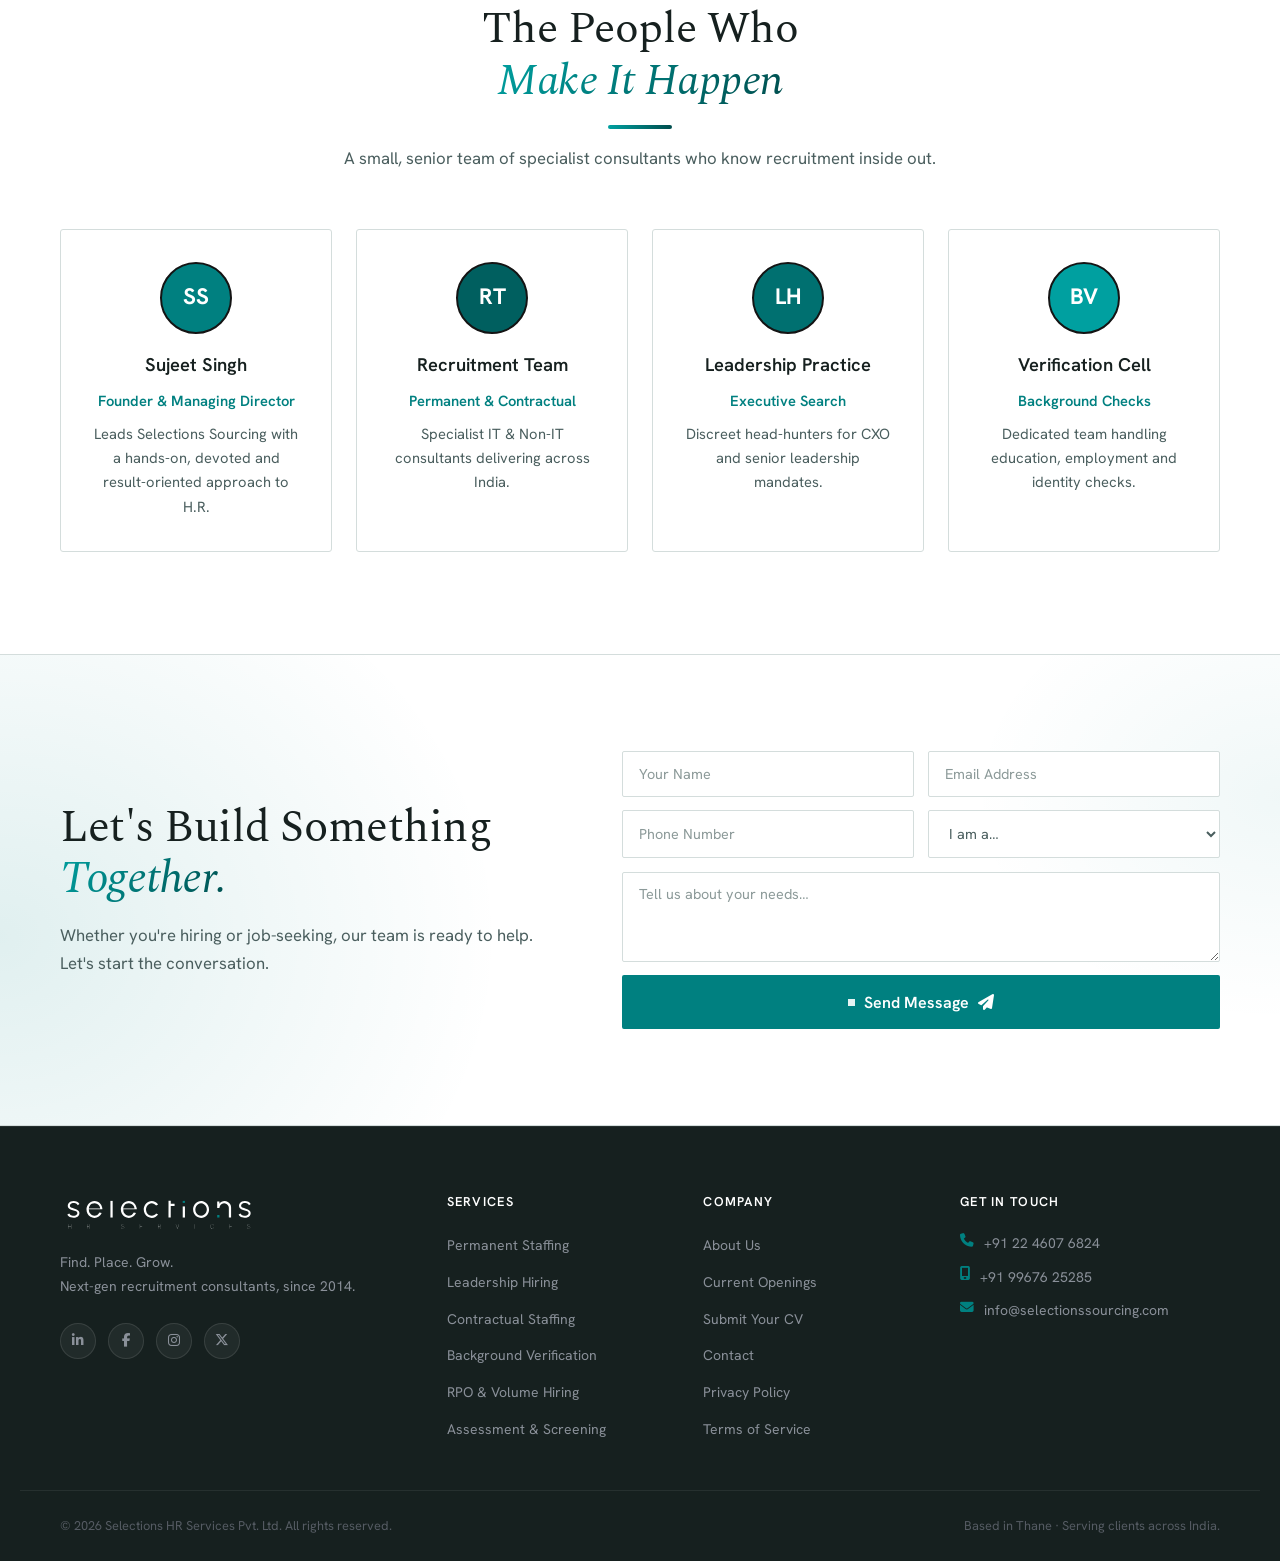
<file: about.html>
<!DOCTYPE html>
<html lang="en-IN">

<head>
  <meta charset="UTF-8" />
  <meta name="viewport" content="width=device-width, initial-scale=1.0" />

  <!-- ── Primary SEO ── -->
  <title>About Us — Selections Sourcing | HR Sourcing & Recruitment, India</title>
  <meta name="description" content="Selections Sourcing is a specialist HR sourcing and recruitment agency in India. Learn about our story, mission, values and the team connecting great talent with great companies." />
  <meta name="keywords" content="HR sourcing agency India, recruitment agency, talent sourcing, staffing company, about Selections HR, hiring partner India" />
  <meta name="author" content="Selections Sourcing" />
  <meta name="robots" content="index, follow" />
  <meta name="theme-color" content="#008080" />
  <link rel="canonical" href="https://www.selectionssourcing.com/about.html" />

  <!-- ── Open Graph ── -->
  <meta property="og:type" content="website" />
  <meta property="og:site_name" content="Selections Sourcing" />
  <meta property="og:title" content="About Us — Selections Sourcing" />
  <meta property="og:description" content="A specialist HR sourcing and recruitment agency in India. Discover our story, mission and the people behind the placements." />
  <meta property="og:url" content="https://www.selectionssourcing.com/about.html" />
  <meta property="og:image" content="https://www.selectionssourcing.com/selections-logo.png" />
  <meta property="og:locale" content="en_IN" />

  <!-- ── Twitter ── -->
  <meta name="twitter:card" content="summary_large_image" />
  <meta name="twitter:title" content="About Us — Selections Sourcing" />
  <meta name="twitter:description" content="A specialist HR sourcing and recruitment agency in India. Discover our story, mission and team." />
  <meta name="twitter:image" content="https://www.selectionssourcing.com/selections-logo.png" />

  <!-- ── Favicon ── -->
  <link rel="icon" type="image/svg+xml" href="logo-teal.svg" />
  <link rel="icon" type="image/png" href="selections-logo.png" />
  <link rel="apple-touch-icon" href="selections-logo.png" />

  <!-- ── Fonts & Styles ── -->
  <link rel="preconnect" href="https://fonts.googleapis.com" />
  <link rel="preconnect" href="https://fonts.gstatic.com" crossorigin />
  <link href="https://fonts.googleapis.com/css2?family=Hanken+Grotesk:wght@400;500;600;700&family=IBM+Plex+Mono:wght@400;500&family=Spectral:ital,wght@0,300;0,400;0,500;1,300;1,400&display=swap" rel="stylesheet" />
  <link rel="stylesheet" href="https://cdnjs.cloudflare.com/ajax/libs/font-awesome/6.5.0/css/all.min.css" />
  <link rel="stylesheet" href="style.css" />

  <!-- ── Structured Data ── -->
  <script type="application/ld+json">
  {
    "@context": "https://schema.org",
    "@type": "AboutPage",
    "name": "About Selections Sourcing",
    "url": "https://www.selectionssourcing.com/about.html",
    "description": "Specialist HR sourcing and recruitment agency in India.",
    "publisher": {
      "@type": "EmploymentAgency",
      "name": "Selections Sourcing",
      "url": "https://www.selectionssourcing.com/",
      "logo": "https://www.selectionssourcing.com/selections-logo.png",
      "email": "info@selectionssourcing.com",
      "telephone": "+91-22-4607-6824",
      "areaServed": "IN"
    }
  }
  </script>
  <script type="application/ld+json">
  {
    "@context": "https://schema.org",
    "@type": "BreadcrumbList",
    "itemListElement": [
      { "@type": "ListItem", "position": 1, "name": "Home", "item": "https://www.selectionssourcing.com/" },
      { "@type": "ListItem", "position": 2, "name": "About", "item": "https://www.selectionssourcing.com/about.html" }
    ]
  }
  </script>
</head>

<body>

  <!-- HEADER -->
  <header class="header scrolled" id="header">
    <div class="container header__inner">
      <a href="index.html" class="logo">
        <img src="logo.svg" class="logo__svg" alt="Selections Sourcing" />
      </a>
      <nav class="nav" id="nav">
        <ul class="nav__list">
          <li><a href="index.html#home" class="nav__link">Home</a></li>
          <li><a href="services.html" class="nav__link">Services</a></li>
          <li><a href="about.html" class="nav__link active">About</a></li>
          <li><a href="index.html#jobs" class="nav__link">Current Openings</a></li>
          <li><a href="contact.html" class="nav__link">Contact</a></li>
        </ul>
      </nav>
      <div class="header__actions">
        <a href="submit-cv.html" class="btn btn--teal">Submit CV</a>
        <button class="nav__toggle" id="navToggle" aria-label="Toggle menu">
          <span></span><span></span><span></span>
        </button>
      </div>
    </div>
  </header>


  <!-- QUICK NAV — scrollable section shortcuts (mobile) -->
  <nav class="quicknav" aria-label="Quick navigation">
    <div class="quicknav__track">
      <a href="index.html#home" class="quicknav__chip"><i class="fa-solid fa-house"></i> Home</a>
      <a href="services.html" class="quicknav__chip"><i class="fa-solid fa-briefcase"></i> Services</a>
      <a href="about.html" class="quicknav__chip active"><i class="fa-solid fa-building-user"></i> About</a>
      <a href="index.html#jobs" class="quicknav__chip"><i class="fa-solid fa-magnifying-glass"></i> Openings</a>
      <a href="contact.html" class="quicknav__chip"><i class="fa-solid fa-envelope"></i> Contact</a>
      <a href="submit-cv.html" class="quicknav__chip quicknav__chip--teal"><i class="fa-solid fa-file-arrow-up"></i> Submit CV</a>
    </div>
  </nav>


  <!-- PAGE HERO -->
  <section class="page-hero">
    <div class="page-hero__bg"></div>
    <div class="page-hero__glow"></div>
    <div class="container page-hero__inner">
      <p class="page-hero__eyebrow">Who We Are</p>
      <h1 class="page-hero__title">About <span class="highlight">Selections</span></h1>
      <p class="page-hero__desc">
        We're a specialist HR sourcing and recruitment partner helping companies across India
        find the right people — and helping professionals find the right roles.
      </p>
      <div class="breadcrumb">
        <a href="index.html">Home</a>
        <i class="fa-solid fa-chevron-right"></i>
        <span>About</span>
      </div>
    </div>
  </section>


  <!-- OUR STORY -->
  <section class="section">
    <div class="container split">
      <div class="prose">
        <p class="section__eyebrow" style="text-align:left">Our Journey So Far</p>
        <h2>We Build Lasting Relationships Between<br /><span class="highlight">Candidates &amp; Businesses.</span></h2>
        <p>
          Established in 2014, Selections Sourcing has been providing end-to-end Human Resource
          solutions to organisations — right from recruitment to background verification. We are
          based out of Thane, Maharashtra, India.
        </p>
        <p>
          Some of the most knowledgeable, skilled, passionate and seasoned search experts are part
          of our young and proficient team of HR consultants. The new-age, evolving and dynamic needs
          of both start-ups and established companies are supported by our objective-focused solutions.
        </p>
        <p>
          Our proactive team of expert head-hunters, backed by state-of-the-art technology recruitment
          solutions, makes us a bankable source of opportunity and talent in today's global Human
          Resource marketplace.
        </p>
      </div>
      <div class="split__media">
        <img src="logo-teal.svg" alt="Selections Sourcing logo" />
      </div>
    </div>
  </section>


  <!-- STATS STRIP -->
  <section class="stats">
    <div class="container stats__grid">
      <div class="stat">
        <span class="stat__num">3,500<span class="teal">+</span></span>
        <span class="stat__label">Placements Done</span>
      </div>
      <div class="stat">
        <span class="stat__num">90<span class="teal">+</span></span>
        <span class="stat__label">Clients Served</span>
      </div>
      <div class="stat">
        <span class="stat__num">15<span class="teal">+</span></span>
        <span class="stat__label">Sectors Served</span>
      </div>
      <div class="stat">
        <span class="stat__num">25<span class="teal">+</span></span>
        <span class="stat__label">Expert Recruiters</span>
      </div>
      <div class="stat">
        <span class="stat__num">10<span class="teal">+</span></span>
        <span class="stat__label">Years of Experience</span>
      </div>
    </div>
  </section>


  <!-- MISSION & VISION -->
  <section class="section" style="background: var(--bg-2);">
    <div class="container">
      <div class="section__header">
        <p class="section__eyebrow">What Drives Us</p>
        <h2 class="section__title">Our Mission &amp; <span class="highlight">Vision</span></h2>
      </div>
      <div class="cards-grid cards-grid--2">
        <div class="info-card">
          <div class="info-card__icon"><i class="fa-solid fa-bullseye"></i></div>
          <h3>Our Mission</h3>
          <p>
            To connect exceptional people with organisations where they can thrive — through honest,
            specialist recruitment that respects the time and ambitions of everyone involved. We measure
            success not by placements made, but by careers and businesses we help grow.
          </p>
        </div>
        <div class="info-card">
          <div class="info-card__icon"><i class="fa-solid fa-binoculars"></i></div>
          <h3>Our Vision</h3>
          <p>
            To be India's most trusted HR sourcing partner — known for quality over volume, relationships
            over transactions, and a reputation that means companies and candidates come back to us
            again and again throughout their journeys.
          </p>
        </div>
      </div>
    </div>
  </section>


  <!-- CORE VALUES -->
  <section class="section">
    <div class="container">
      <div class="section__header">
        <p class="section__eyebrow">How We Work</p>
        <h2 class="section__title">The Values Behind<br /><span class="highlight">Every Placement</span></h2>
        <p class="section__desc">These principles guide every brief we take on and every candidate we represent.</p>
      </div>
      <div class="cards-grid">
        <div class="info-card">
          <div class="info-card__icon"><i class="fa-solid fa-handshake"></i></div>
          <h3>Integrity First</h3>
          <p>We give honest advice — even when it's not what you want to hear. No inflated CVs, no overselling roles. Trust is everything.</p>
        </div>
        <div class="info-card">
          <div class="info-card__icon"><i class="fa-solid fa-gem"></i></div>
          <h3>Quality Over Volume</h3>
          <p>We'd rather send you three perfect candidates than thirty average ones. Every shortlist is curated, never a CV dump.</p>
        </div>
        <div class="info-card">
          <div class="info-card__icon"><i class="fa-solid fa-people-arrows"></i></div>
          <h3>People Centred</h3>
          <p>Candidates aren't commodities and clients aren't accounts. We treat everyone with the respect a real relationship deserves.</p>
        </div>
        <div class="info-card">
          <div class="info-card__icon"><i class="fa-solid fa-bolt"></i></div>
          <h3>Speed With Care</h3>
          <p>We move fast because hiring is time-sensitive — but never so fast that we compromise on the right fit.</p>
        </div>
        <div class="info-card">
          <div class="info-card__icon"><i class="fa-solid fa-lightbulb"></i></div>
          <h3>Sector Expertise</h3>
          <p>Our consultants specialise in the industries they serve, so they speak your language and understand your roles.</p>
        </div>
        <div class="info-card">
          <div class="info-card__icon"><i class="fa-solid fa-shield-halved"></i></div>
          <h3>Accountability</h3>
          <p>We stand behind our work with placement guarantees and ongoing support — long after the offer is signed.</p>
        </div>
      </div>
    </div>
  </section>


  <!-- LEADERSHIP TEAM -->
  <section class="section" style="background: var(--bg-2);">
    <div class="container">
      <div class="section__header">
        <p class="section__eyebrow">Meet The Team</p>
        <h2 class="section__title">The People Who<br /><span class="highlight">Make It Happen</span></h2>
        <p class="section__desc">A small, senior team of specialist consultants who know recruitment inside out.</p>
      </div>
      <div class="cards-grid cards-grid--4">
        <div class="info-card" style="text-align:center">
          <div class="avatar" style="background:#008080;width:72px;height:72px;font-size:1.4rem;margin:0 auto 1rem">SS</div>
          <h3>Sujeet Singh</h3>
          <p style="color:var(--teal);font-weight:600;margin-bottom:.5rem">Founder &amp; Managing Director</p>
          <p>Leads Selections Sourcing with a hands-on, devoted and result-oriented approach to H.R.</p>
        </div>
        <div class="info-card" style="text-align:center">
          <div class="avatar" style="background:#005f5f;width:72px;height:72px;font-size:1.4rem;margin:0 auto 1rem">RT</div>
          <h3>Recruitment Team</h3>
          <p style="color:var(--teal);font-weight:600;margin-bottom:.5rem">Permanent &amp; Contractual</p>
          <p>Specialist IT &amp; Non-IT consultants delivering across India.</p>
        </div>
        <div class="info-card" style="text-align:center">
          <div class="avatar" style="background:#007070;width:72px;height:72px;font-size:1.4rem;margin:0 auto 1rem">LH</div>
          <h3>Leadership Practice</h3>
          <p style="color:var(--teal);font-weight:600;margin-bottom:.5rem">Executive Search</p>
          <p>Discreet head-hunters for CXO and senior leadership mandates.</p>
        </div>
        <div class="info-card" style="text-align:center">
          <div class="avatar" style="background:#00a0a0;width:72px;height:72px;font-size:1.4rem;margin:0 auto 1rem">BV</div>
          <h3>Verification Cell</h3>
          <p style="color:var(--teal);font-weight:600;margin-bottom:.5rem">Background Checks</p>
          <p>Dedicated team handling education, employment and identity checks.</p>
        </div>
      </div>
    </div>
  </section>


  <!-- CTA BANNER -->
  <section class="cta-banner" id="contact">
    <div class="container cta-banner__inner">
      <div class="cta-banner__left">
        <h2>Let's Build Something<br /><span class="highlight">Together.</span></h2>
        <p>Whether you're hiring or job-seeking, our team is ready to help. Let's start the conversation.</p>
      </div>
      <div class="cta-banner__right">
        <form class="contact-form" onsubmit="handleSubmit(event)">
          <div class="form-row">
            <input type="text" placeholder="Your Name" required />
            <input type="email" placeholder="Email Address" required />
          </div>
          <div class="form-row">
            <input type="tel" placeholder="Phone Number" />
            <select>
              <option value="" disabled selected>I am a…</option>
              <option>Employer – I want to hire</option>
              <option>Candidate – I'm looking for work</option>
              <option>Both</option>
            </select>
          </div>
          <textarea placeholder="Tell us about your needs…" rows="3"></textarea>
          <button type="submit" class="btn btn--teal btn--lg btn--full">
            Send Message <i class="fa-solid fa-paper-plane"></i>
          </button>
        </form>
      </div>
    </div>
  </section>


  <!-- FOOTER -->
  <footer class="footer">
    <div class="container footer__grid">
      <div class="footer__brand">
        <img src="logo-white.svg" class="footer__logo" alt="Selections Sourcing" />
        <p class="footer__tagline">Find. Place. Grow.<br />Next-gen recruitment consultants, since 2014.</p>
        <div class="footer__socials">
          <a href="#" aria-label="LinkedIn"><i class="fa-brands fa-linkedin-in"></i></a>
          <a href="#" aria-label="Facebook"><i class="fa-brands fa-facebook-f"></i></a>
          <a href="#" aria-label="Instagram"><i class="fa-brands fa-instagram"></i></a>
          <a href="#" aria-label="Twitter/X"><i class="fa-brands fa-x-twitter"></i></a>
        </div>
      </div>
      <div class="footer__col">
        <h5>Services</h5>
        <ul>
          <li><a href="services.html">Permanent Staffing</a></li>
          <li><a href="services.html">Leadership Hiring</a></li>
          <li><a href="services.html">Contractual Staffing</a></li>
          <li><a href="services.html">Background Verification</a></li>
          <li><a href="services.html">RPO &amp; Volume Hiring</a></li>
          <li><a href="services.html">Assessment &amp; Screening</a></li>
        </ul>
      </div>
      <div class="footer__col">
        <h5>Company</h5>
        <ul>
          <li><a href="about.html">About Us</a></li>
          <li><a href="index.html#jobs">Current Openings</a></li>
          <li><a href="submit-cv.html">Submit Your CV</a></li>
          <li><a href="contact.html">Contact</a></li>
          <li><a href="#">Privacy Policy</a></li>
          <li><a href="#">Terms of Service</a></li>
        </ul>
      </div>
      <div class="footer__col">
        <h5>Get In Touch</h5>
        <ul class="footer__contact">
          <li><i class="fa-solid fa-phone"></i> +91 22 4607 6824</li>
          <li><i class="fa-solid fa-mobile-screen"></i> +91 99676 25285</li>
          <li><i class="fa-solid fa-envelope"></i> info@selectionssourcing.com</li>
        </ul>
      </div>
    </div>
    <div class="footer__bottom">
      <div class="container footer__bottom-inner">
        <p>&copy; 2026 Selections HR Services Pvt. Ltd. All rights reserved.</p>
        <p>Based in Thane &middot; Serving clients across India.</p>
      </div>
    </div>
  </footer>

  <div class="toast" id="toast">
    <i class="fa-solid fa-circle-check"></i>
    <span>Message sent! We'll be in touch soon.</span>
  </div>

  <script src="script.js"></script>
</body>

</html>
</file>
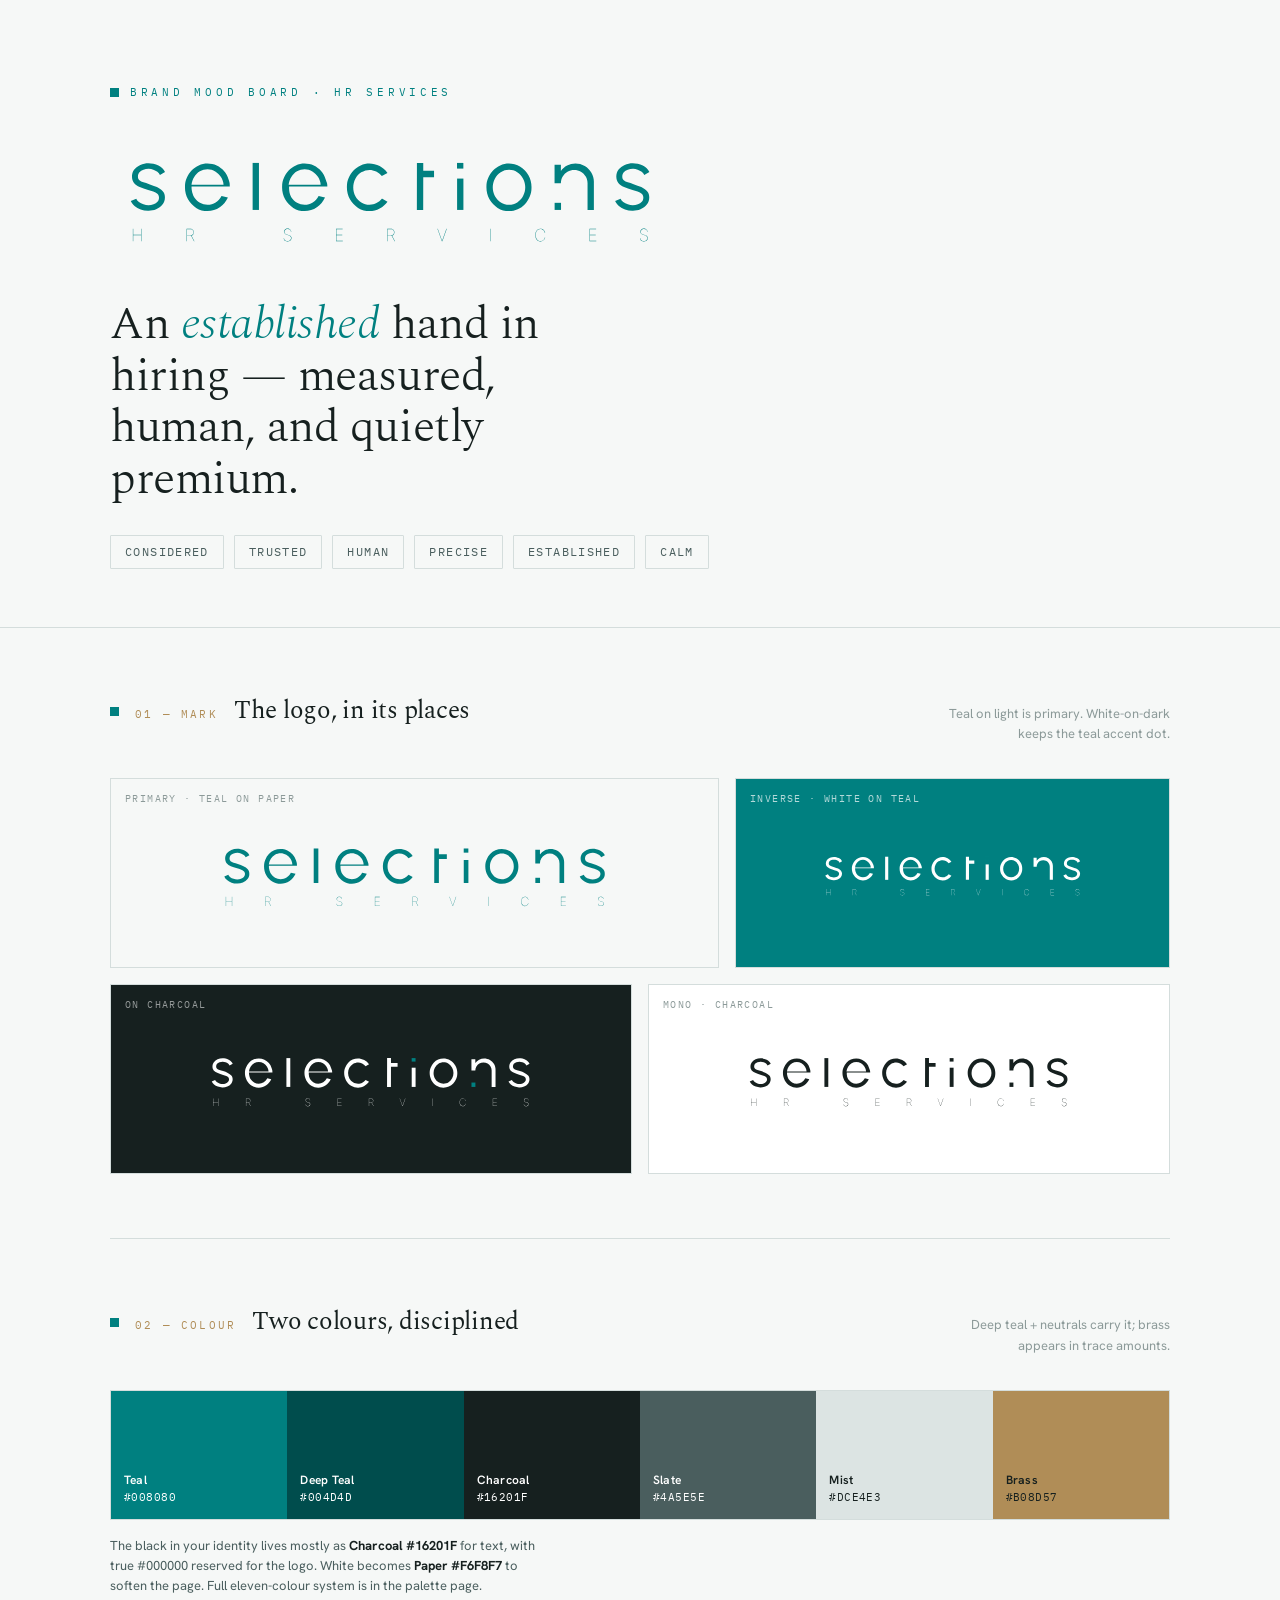
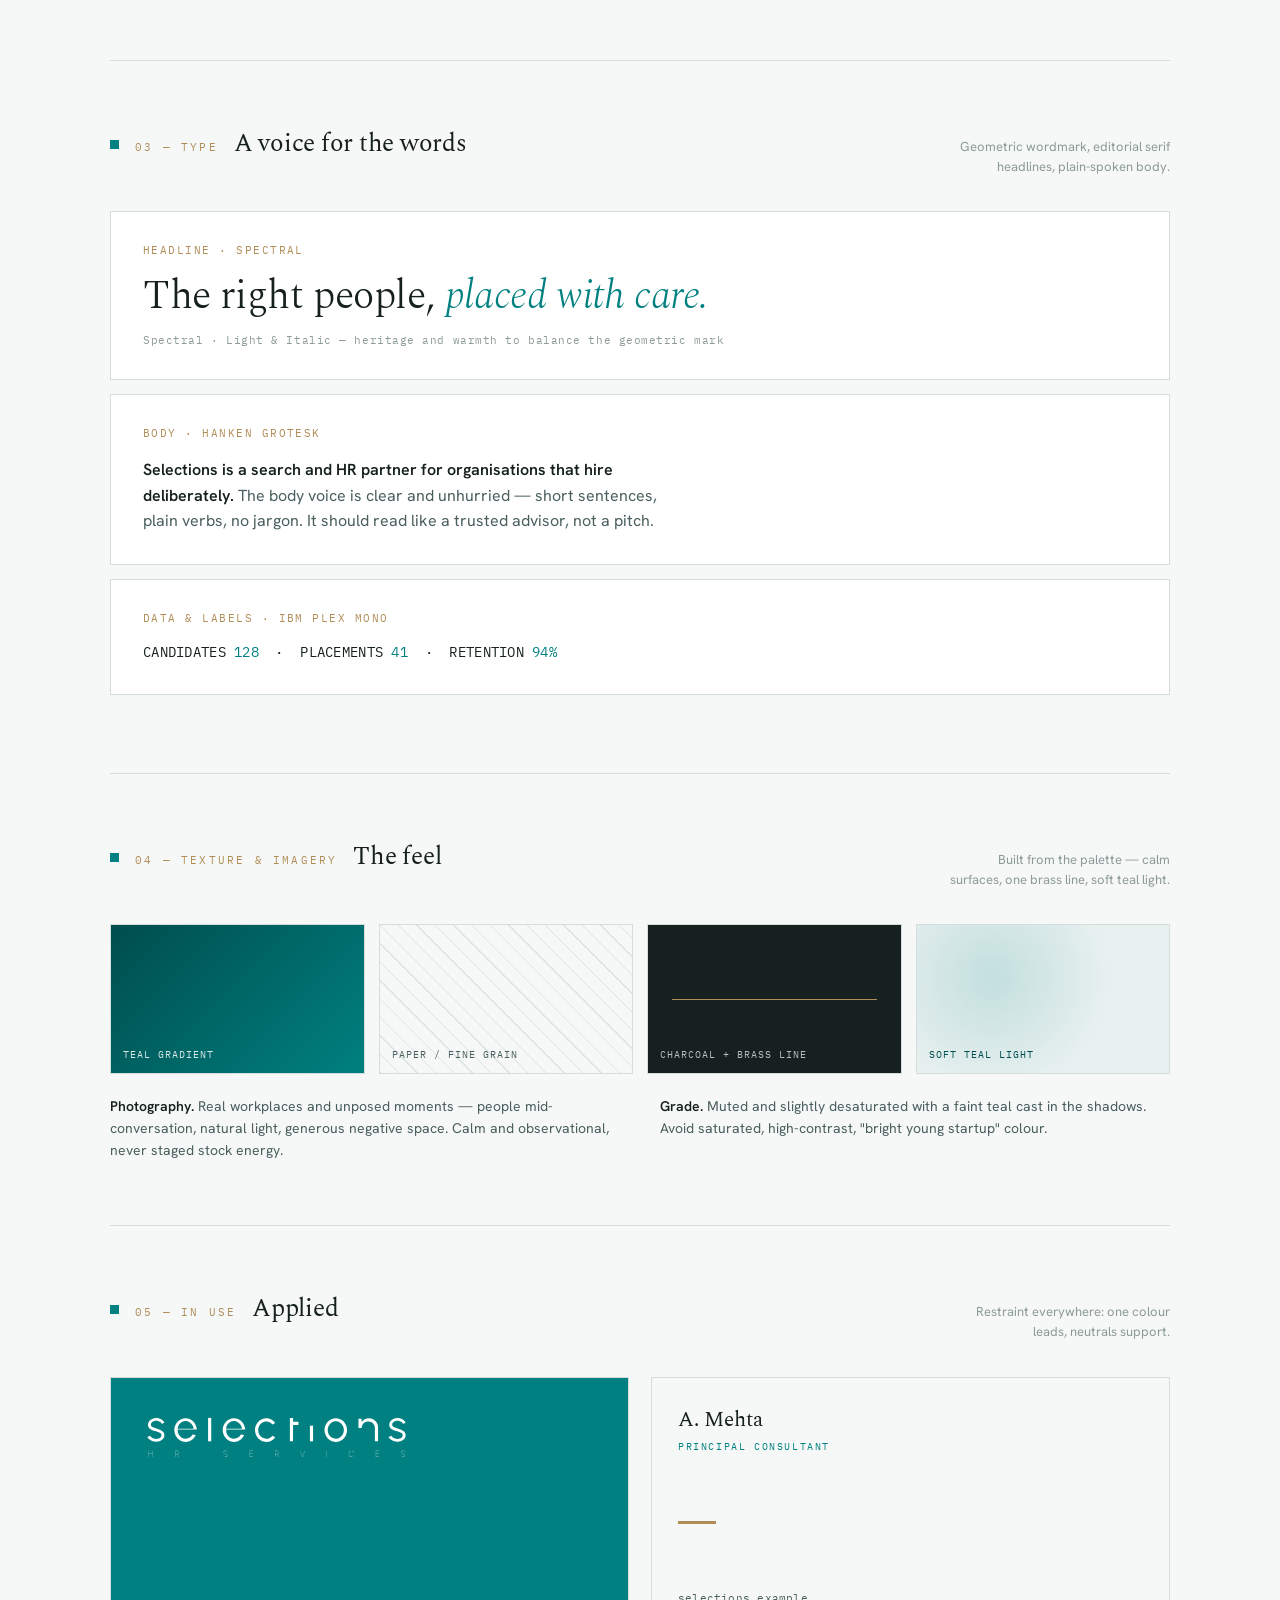
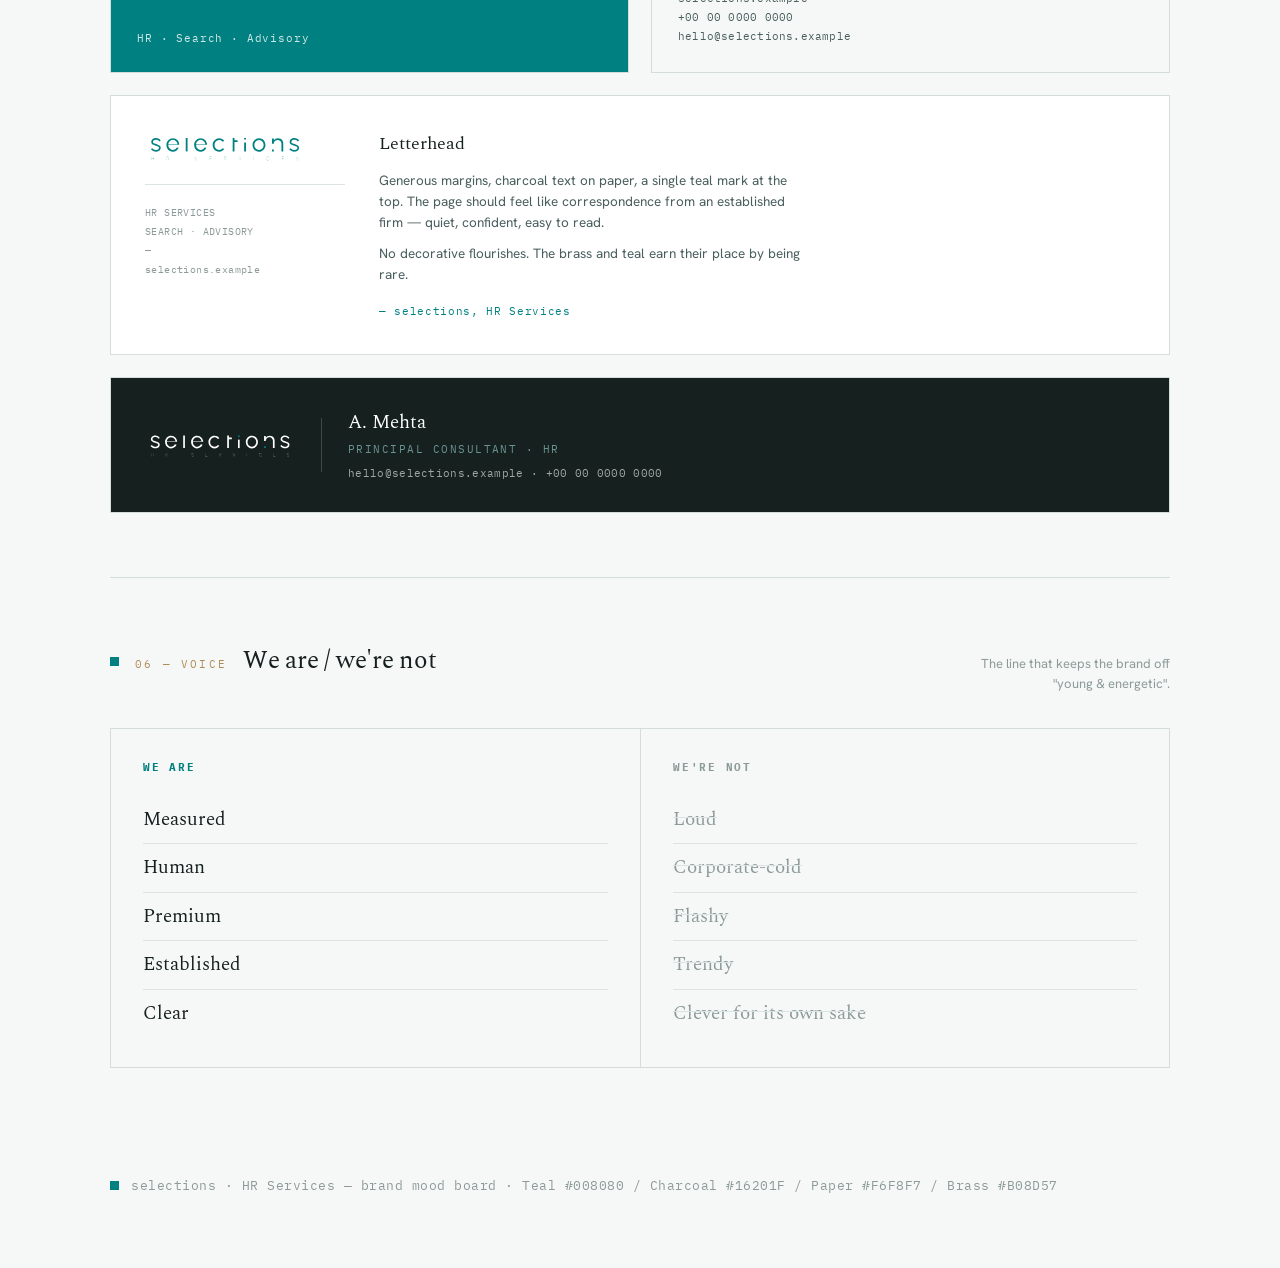
<file: brand-mood-board.html>
<!DOCTYPE html>
<html lang="en">
<head>
<meta charset="UTF-8">
<meta name="viewport" content="width=device-width, initial-scale=1.0">
<title>selections — Brand Mood Board</title>
<link rel="preconnect" href="https://fonts.googleapis.com">
<link rel="preconnect" href="https://fonts.gstatic.com" crossorigin>
<link href="https://fonts.googleapis.com/css2?family=Spectral:ital,wght@0,300;0,400;0,500;1,400&family=Hanken+Grotesk:wght@400;500;600&family=IBM+Plex+Mono:wght@400;500&display=swap" rel="stylesheet">
<style>
  :root{
    --teal:#008080; --deep-teal:#004D4D; --sage:#6B9491; --mist-teal:#E8F1F0;
    --black:#000; --charcoal:#16201F; --slate:#4A5E5E; --stone:#8C9A99;
    --mist:#DCE4E3; --paper:#F6F8F7; --white:#FFF; --brass:#B08D57;
    --rule:#D4DDDC;
    --serif:"Spectral",Georgia,serif;
    --sans:"Hanken Grotesk",system-ui,sans-serif;
    --mono:"IBM Plex Mono",ui-monospace,monospace;
  }
  *{box-sizing:border-box;margin:0;padding:0}
  body{background:var(--paper);color:var(--charcoal);font-family:var(--sans);line-height:1.55;-webkit-font-smoothing:antialiased}
  .wrap{max-width:1120px;margin:0 auto;padding:0 30px}
  svg{display:block}

  /* accent square motif, pulled from the logo's i-dot */
  .dot{display:inline-block;width:9px;height:9px;background:var(--teal);vertical-align:middle}

  .eyebrow{font-family:var(--mono);font-size:11px;letter-spacing:.34em;text-transform:uppercase;color:var(--teal);display:flex;align-items:center;gap:11px}

  /* ---------- HERO ---------- */
  .hero{padding:84px 0 58px;border-bottom:1px solid var(--rule)}
  .hero .logo{width:min(560px,86%);color:var(--teal);margin:34px 0 40px}
  .hero h1{font-family:var(--serif);font-weight:300;font-size:clamp(28px,4.6vw,46px);line-height:1.12;letter-spacing:-.01em;max-width:20ch}
  .hero h1 em{font-style:italic;color:var(--teal)}
  .keywords{display:flex;flex-wrap:wrap;gap:10px;margin-top:30px}
  .kw{font-family:var(--mono);font-size:11.5px;letter-spacing:.12em;text-transform:uppercase;color:var(--slate);border:1px solid var(--rule);padding:7px 14px;border-radius:1px}

  section{padding:64px 0;border-bottom:1px solid var(--rule)}
  .sec-head{display:flex;align-items:baseline;gap:16px;margin-bottom:34px}
  .sec-head .dot{transform:translateY(-2px)}
  .sec-kicker{font-family:var(--mono);font-size:11px;color:var(--brass);letter-spacing:.2em;text-transform:uppercase}
  .sec-title{font-family:var(--serif);font-weight:400;font-size:25px;letter-spacing:-.01em}
  .sec-note{margin-left:auto;font-size:13px;color:var(--stone);max-width:32ch;text-align:right}

  /* ---------- LOGO SYSTEM ---------- */
  .logo-grid{display:grid;grid-template-columns:1.4fr 1fr;gap:16px}
  .lcell{border:1px solid var(--rule);min-height:190px;display:flex;align-items:center;justify-content:center;padding:40px;position:relative}
  .lcell .tag{position:absolute;left:14px;top:12px;font-family:var(--mono);font-size:10px;letter-spacing:.14em;text-transform:uppercase}
  .lcell svg{width:78%}
  .l-paper{background:var(--paper)} .l-paper svg{color:var(--teal)} .l-paper .tag{color:var(--stone)}
  .l-teal{background:var(--teal)} .l-teal svg{color:#fff} .l-teal .tag{color:rgba(255,255,255,.7)}
  .l-black{background:var(--charcoal)} .l-black svg{color:#fff} .l-black .tag{color:rgba(255,255,255,.55)}
  .l-mono{background:#fff} .l-mono svg{color:var(--charcoal)} .l-mono .tag{color:var(--stone)}
  .l-row{display:grid;grid-template-columns:1fr 1fr;gap:16px;margin-top:16px}

  /* ---------- COLOUR ---------- */
  .pal{display:grid;grid-template-columns:repeat(6,1fr);gap:0;border:1px solid var(--rule)}
  .pc{min-height:128px;display:flex;flex-direction:column;justify-content:flex-end;padding:13px}
  .pc span{font-family:var(--mono);font-size:10.5px;letter-spacing:.04em;line-height:1.5}
  .pc .nm{font-family:var(--sans);font-weight:600;font-size:12px;letter-spacing:.02em;margin-bottom:1px}
  .pal-sub{margin-top:16px;font-size:13px;color:var(--slate);max-width:62ch}
  @media(max-width:760px){.pal{grid-template-columns:repeat(3,1fr)}}

  /* ---------- TYPE ---------- */
  .type-block{border:1px solid var(--rule);padding:30px 32px;margin-bottom:14px;background:#fff}
  .type-label{font-family:var(--mono);font-size:10.5px;letter-spacing:.14em;text-transform:uppercase;color:var(--brass);margin-bottom:16px}
  .t-serif{font-family:var(--serif);font-weight:300;font-size:clamp(26px,4vw,40px);line-height:1.08;letter-spacing:-.01em;color:var(--charcoal)}
  .t-serif em{font-style:italic;color:var(--teal)}
  .t-meta{font-family:var(--mono);font-size:11px;color:var(--stone);margin-top:14px;letter-spacing:.05em}
  .t-body{font-size:16px;color:var(--slate);max-width:60ch;line-height:1.6}
  .t-body strong{color:var(--charcoal);font-weight:600}
  .t-mono{font-family:var(--mono);font-size:14px;color:var(--charcoal);letter-spacing:.02em}
  .t-mark{color:var(--teal)}

  /* ---------- TEXTURE / IMAGERY ---------- */
  .tex-grid{display:grid;grid-template-columns:repeat(4,1fr);gap:14px}
  .tex{height:150px;border:1px solid var(--rule);position:relative;overflow:hidden}
  .tex .cap{position:absolute;left:12px;bottom:11px;font-family:var(--mono);font-size:10px;letter-spacing:.1em;text-transform:uppercase}
  .x1{background:linear-gradient(135deg,var(--deep-teal),var(--teal))} .x1 .cap{color:rgba(255,255,255,.85)}
  .x2{background:var(--paper);background-image:repeating-linear-gradient(45deg,var(--mist) 0 1px,transparent 1px 13px)} .x2 .cap{color:var(--slate)}
  .x3{background:var(--charcoal)} .x3 .cap{color:rgba(255,255,255,.7)}
  .x3::after{content:"";position:absolute;left:24px;right:24px;top:50%;height:1px;background:var(--brass)}
  .x4{background:var(--mist-teal)} .x4 .cap{color:var(--deep-teal)}
  .x4::before{content:"";position:absolute;inset:0;background:radial-gradient(circle at 30% 35%,rgba(0,128,128,.16),transparent 60%)}
  .img-dir{margin-top:22px;display:grid;grid-template-columns:1fr 1fr;gap:22px 40px}
  .img-dir p{font-size:14px;color:var(--slate)} .img-dir b{color:var(--charcoal);font-weight:600}
  @media(max-width:760px){.tex-grid{grid-template-columns:repeat(2,1fr)}.img-dir{grid-template-columns:1fr}}

  /* ---------- IN USE ---------- */
  .use-grid{display:grid;grid-template-columns:1fr 1fr;gap:22px}
  .card{aspect-ratio:1.75/1;border:1px solid var(--rule);padding:26px;display:flex;flex-direction:column;justify-content:space-between;position:relative}
  .card.front{background:var(--teal)} .card.front svg{width:60%;color:#fff}
  .card.front .ln{font-family:var(--mono);font-size:10.5px;color:rgba(255,255,255,.82);letter-spacing:.08em}
  .card.back{background:var(--paper)}
  .card.back .nm{font-family:var(--serif);font-size:21px;color:var(--charcoal)}
  .card.back .ti{font-family:var(--mono);font-size:10px;letter-spacing:.16em;text-transform:uppercase;color:var(--teal);margin-top:3px}
  .card.back .contact{font-family:var(--mono);font-size:10.5px;color:var(--slate);line-height:1.8;letter-spacing:.02em}
  .card.back .bar{height:3px;width:38px;background:var(--brass)}

  .letter{border:1px solid var(--rule);background:#fff;padding:34px;grid-column:1/-1;display:grid;grid-template-columns:200px 1fr;gap:34px;align-items:start}
  .letter .lhead svg{width:160px;color:var(--teal)}
  .letter .lhead .rule{height:1px;background:var(--mist);margin:18px 0}
  .letter .lhead .meta{font-family:var(--mono);font-size:10px;color:var(--stone);line-height:1.9;letter-spacing:.04em}
  .letter .lbody h4{font-family:var(--serif);font-weight:400;font-size:18px;color:var(--charcoal);margin-bottom:12px}
  .letter .lbody p{font-size:13.5px;color:var(--slate);max-width:54ch;margin-bottom:10px}
  .letter .lbody .sig{font-family:var(--mono);font-size:11px;color:var(--teal);letter-spacing:.06em;margin-top:18px}

  .sig-block{grid-column:1/-1;border:1px solid var(--rule);background:var(--charcoal);padding:30px 34px;display:flex;align-items:center;gap:26px;flex-wrap:wrap}
  .sig-block svg{width:150px;color:#fff;flex:none}
  .sig-block .divv{width:1px;height:54px;background:rgba(255,255,255,.18)}
  .sig-block .who .n{font-family:var(--serif);font-size:19px;color:#fff}
  .sig-block .who .r{font-family:var(--mono);font-size:10.5px;letter-spacing:.14em;text-transform:uppercase;color:var(--sage);margin-top:4px}
  .sig-block .who .c{font-family:var(--mono);font-size:10.5px;color:rgba(255,255,255,.6);margin-top:8px;letter-spacing:.03em}
  @media(max-width:760px){.use-grid{grid-template-columns:1fr}.letter{grid-template-columns:1fr}}

  /* ---------- VOICE ---------- */
  .voice{display:grid;grid-template-columns:1fr 1fr;gap:0;border:1px solid var(--rule)}
  .vcol{padding:30px 32px}
  .vcol + .vcol{border-left:1px solid var(--rule)}
  .vcol h5{font-family:var(--mono);font-size:11px;letter-spacing:.16em;text-transform:uppercase;margin-bottom:20px}
  .v-are h5{color:var(--teal)} .v-not h5{color:var(--stone)}
  .vcol ul{list-style:none}
  .vcol li{font-family:var(--serif);font-size:19px;color:var(--charcoal);padding:9px 0;border-bottom:1px solid var(--mist)}
  .vcol li:last-child{border-bottom:none}
  .v-not li{color:var(--stone);text-decoration:line-through;text-decoration-color:var(--mist)}
  @media(max-width:600px){.voice{grid-template-columns:1fr}.vcol + .vcol{border-left:none;border-top:1px solid var(--rule)}}

  footer{padding:44px 0 72px;color:var(--stone);font-size:12.5px;font-family:var(--mono);letter-spacing:.04em;display:flex;align-items:center;gap:12px;flex-wrap:wrap}
</style>
</head>
<body>

<header class="hero">
  <div class="wrap">
    <div class="eyebrow"><span class="dot"></span> Brand Mood Board · HR Services</div>
    <div class="logo"><svg fill="currentColor" xmlns="http://www.w3.org/2000/svg" xmlns:i="http://ns.adobe.com/AdobeIllustrator/10.0/" version="1.1" viewBox="0 0 1920 426">
  
  
  <path  d="M1790.4,259.8c-8.5-.2-16.7-1.8-24.7-4.6-8-2.9-15.1-6.8-21-11.8-6-4.9-10.3-10.6-12.8-16.9l18.7-8c1.6,4,4.7,7.7,9.1,11.1,4.5,3.3,9.7,6,15.5,8,5.8,2,11.5,2.9,17.2,2.9s12.2-1,17.6-3.1c5.5-2.1,9.9-5,13.3-8.8,3.5-3.9,5.3-8.5,5.3-13.8s-1.9-10.1-5.6-13.3c-3.7-3.3-8.4-5.9-14.1-7.7-5.7-2-11.5-3.8-17.5-5.6-10.9-3-20.6-6.3-28.9-9.9-8.4-3.6-14.9-8.2-19.6-13.8-4.6-5.7-7-12.9-7-21.8s2.6-17.5,7.9-24.3c5.4-6.9,12.3-12.2,20.9-15.9,8.7-3.8,17.9-5.7,27.7-5.7s24,2.7,34.3,8.2c10.4,5.5,17.9,12.7,22.6,21.8l-17.5,10.4c-1.9-4.2-4.8-7.9-8.8-11-4-3.1-8.6-5.5-13.8-7.3-5.1-1.8-10.2-2.7-15.5-2.8-6.6-.1-12.7.9-18.4,2.9-5.7,2-10.3,4.9-13.8,8.8-3.4,3.9-5.1,8.7-5.1,14.4s1.7,10,5.1,13c3.4,2.9,8,5.3,13.8,7.1,5.9,1.8,12.5,3.8,19.8,6.2,9.4,3,18.2,6.4,26.4,10.2s14.9,8.6,20,14.2c5.1,5.7,7.5,12.8,7.4,21.5,0,9.3-2.8,17.4-8.4,24.3-5.6,6.9-12.8,12.2-21.7,15.9-8.9,3.6-18.4,5.3-28.5,4.9Z"/>
  <path  d="M1659,161.1v95.7h-21.7v-91.4c0-8.5-2.1-16.1-6.2-23-4.1-6.9-9.6-12.4-16.5-16.6-6.9-4.1-14.6-6.2-23-6.2s-16,2.1-23,6.2c-6.9,4.1-12.4,9.6-16.5,16.6-4.1,6.9-6.2,14.6-6.2,23h-21.7v-63.3h21.7v21.3c5.5-7.8,12.6-14.1,21.3-18.7,8.8-4.6,18.3-7,28.6-7s22.3,2.8,31.9,8.5c9.6,5.7,17.2,13.3,22.9,22.9,5.7,9.6,8.5,20.2,8.5,31.9Z"/>
  <path  d="M1368,260.9c-14.2,0-27.2-3.7-39-11-11.7-7.3-21-17.1-28-29.4-6.9-12.4-10.4-26-10.4-41s2-21.9,6-31.7c4-9.9,9.5-18.6,16.6-26,7.1-7.5,15.4-13.4,24.7-17.6,9.4-4.2,19.4-6.3,30-6.3s27.2,3.7,38.8,11c11.8,7.3,21.1,17.2,28,29.5,7,12.4,10.5,26.1,10.5,41.1s-2,21.8-6,31.6c-4,9.8-9.6,18.5-16.7,26-7,7.4-15.2,13.3-24.6,17.5-9.3,4.2-19.3,6.3-30,6.3ZM1368,239.2c10.5,0,20-2.7,28.3-8.2,8.5-5.6,15.1-12.9,20-22,4.9-9.1,7.4-18.9,7.4-29.5s-2.5-20.8-7.4-29.9c-5-9.2-11.7-16.5-20.1-22-8.4-5.5-17.7-8.2-28.1-8.2s-20,2.8-28.5,8.4c-8.4,5.5-15,12.7-20,21.8-4.8,9.1-7.3,19-7.3,29.9s2.5,21.2,7.6,30.3c5.1,9,11.8,16.1,20.3,21.5,8.5,5.3,17.7,7.9,27.8,7.9Z"/>
  <path  d="M1190,149.4h21.7v107.5h-21.7v-107.5Z"/>
  <path  d="M1189.8,95.7h21.7v19.5h-21.7v-19.5Z"/>
  <path  d="M1524.4,232.5h22v24.4h-22v-24.4Z"/>
  <path  d="M1111,144.5h-37l-.2,112.3h-21.7l.2-133v-28.2h21.7v27.2h37v21.7Z"/>
  <path  d="M932.1,218.1l19.3,10.5c-7,9.8-15.9,17.6-26.8,23.5-10.7,5.9-22.4,8.8-35,8.8s-27.2-3.7-39-11c-11.7-7.3-21-17.1-28-29.4-6.9-12.4-10.4-26-10.4-41s2-21.9,6-31.7c4-9.9,9.5-18.6,16.6-26,7.1-7.5,15.4-13.4,24.7-17.6,9.4-4.2,19.4-6.3,30-6.3s24.2,2.9,35,8.8c10.8,5.9,19.7,13.8,26.8,23.7l-19.3,10.4c-5.4-6.8-11.8-12-19.3-15.6-7.5-3.7-15.2-5.6-23-5.6s-19.9,2.8-28.3,8.4c-8.5,5.5-15.2,12.7-20.1,21.8-4.8,9.1-7.3,19-7.3,29.9s2.5,20.8,7.4,29.9c5.1,9.1,11.8,16.3,20.3,21.8,8.5,5.4,17.8,8,28,8s16.4-2,23.8-5.9c7.4-3.9,13.6-9,18.6-15.3Z"/>
  <path  d="M667.4,260.9c-14.2,0-27.2-3.7-39-11-11.6-7.3-21-17.1-28-29.4-6.9-12.4-10.4-26-10.4-41s2-21.9,6-31.7c4-9.9,9.5-18.6,16.5-26,7.1-7.5,15.4-13.4,24.7-17.6,9.4-4.2,19.4-6.3,30-6.3s22,2.3,31.6,6.8c9.7,4.5,18,10.9,24.9,19,7,8.1,12.3,17.7,15.8,28.6,3.6,10.9,5.7,11.8,5.7,24h-131.2c-.6,19.7,3.9,29.7,8.1,37.7,5.1,7.7,11.4,13.9,19.2,18.4,7.8,4.4,16.5,6.7,26,6.8,10.3,0,19.6-2.7,27.8-8,8.4-5.4,15.1-12.7,20.1-22.1l22,5.1c-6.2,13.7-15.5,25-28,33.7-12.5,8.7-26.4,13-41.9,13ZM612.3,170.3h110c-.7-9.6-3.7-18.4-8.8-26.3-5.1-8-11.6-14.4-19.6-19.2-8-4.8-16.9-7.3-26.4-7.3s-18.4,2.4-26.3,7.1c-7.9,4.6-14.4,11-19.5,19-5.1,7.9-8.1,16.8-9.3,26.6Z"/>
  <path  d="M489,256.9V95.7h21.7v161.2h-21.7Z"/>
  <path  d="M334.4,260.9c-14.2,0-27.2-3.7-39-11-11.7-7.3-21-17.1-28-29.4-6.9-12.4-10.4-26-10.4-41s2-21.9,6-31.7c4-9.9,9.5-18.6,16.6-26,7.1-7.5,15.4-13.4,24.7-17.6,9.4-4.2,19.4-6.3,30-6.3s22,2.3,31.6,6.8c9.7,4.5,18,10.9,24.9,19,7,8.1,12.3,17.7,15.8,28.6,3.6,10.9,4.2,11.8,4.2,24h-131.2c-.6,13.7,4.6,30,9.6,37.7,5.1,7.7,11.4,13.9,19.2,18.4,7.8,4.4,16.5,6.7,26,6.8,10.3,0,19.6-2.7,27.8-8,8.4-5.4,15.1-12.7,20.1-22.1l22,5.1c-6.2,13.7-15.5,25-28,33.7-12.5,8.7-26.4,13-41.9,13ZM279.3,170.3h110c-.7-9.6-3.7-18.4-8.8-26.3-5.1-8-11.6-14.4-19.6-19.2-8-4.8-16.9-7.3-26.4-7.3s-18.4,2.4-26.3,7.1c-7.9,4.6-14.4,11-19.5,19-5.1,7.9-8.1,16.8-9.3,26.6Z"/>
  <path  d="M129.8,259.8c-8.5-.2-16.7-1.8-24.7-4.6-8-2.9-15.1-6.8-21-11.8-6-4.9-10.3-10.6-12.8-16.9l18.7-8c1.6,4,4.7,7.7,9.1,11.1,4.5,3.3,9.7,6,15.5,8,5.8,2,11.5,2.9,17.2,2.9s12.2-1,17.6-3.1c5.5-2.1,9.9-5,13.3-8.8,3.5-3.9,5.3-8.5,5.3-13.8s-1.9-10.1-5.6-13.3c-3.7-3.3-8.4-5.9-14.1-7.7-5.7-2-11.5-3.8-17.5-5.6-10.9-3-20.6-6.3-28.9-9.9-8.4-3.6-14.9-8.2-19.6-13.8-4.6-5.7-7-12.9-7-21.8s2.6-17.5,7.9-24.3c5.4-6.9,12.3-12.2,20.9-15.9,8.7-3.8,17.9-5.7,27.7-5.7s24,2.7,34.3,8.2c10.4,5.5,17.9,12.7,22.6,21.8l-17.5,10.4c-1.9-4.2-4.8-7.9-8.8-11-4-3.1-8.6-5.5-13.8-7.3-5.1-1.8-10.2-2.7-15.5-2.8-6.6-.1-12.7.9-18.4,2.9-5.7,2-10.3,4.9-13.8,8.8-3.4,3.9-5.1,8.7-5.1,14.4s1.7,10,5.1,13c3.4,2.9,8,5.3,13.8,7.1,5.9,1.8,12.5,3.8,19.8,6.2,9.4,3,18.2,6.4,26.4,10.2,8.2,3.8,14.9,8.6,20,14.2,5.1,5.7,7.5,12.8,7.4,21.5,0,9.3-2.8,17.4-8.4,24.3-5.6,6.9-12.8,12.2-21.7,15.9-8.9,3.6-18.4,5.3-28.5,4.9Z"/>
  <path  d="M1842.3,332.4c-.2-2.9-1.3-5.3-3.4-7.2-2-1.9-4.7-2.8-8-2.8s-4.1.4-5.8,1.2c-1.7.8-3.1,2-4,3.4-1,1.4-1.5,3.1-1.5,5s.2,2.1.5,3c.4.9.9,1.8,1.6,2.5.8.7,1.7,1.4,2.8,2,1.1.6,2.5,1.1,4,1.6l4.8,1.5c1.8.6,3.4,1.2,4.8,1.9,1.3.7,2.5,1.5,3.3,2.4.9.9,1.5,1.9,2,2.9.4,1.1.6,2.3.6,3.6,0,2.2-.6,4.2-1.7,5.9-1.1,1.7-2.7,3.1-4.8,4.1-2,1-4.4,1.5-7.1,1.5s-4.9-.5-6.8-1.4c-1.9-.9-3.5-2.2-4.6-3.8-1.1-1.6-1.8-3.5-1.9-5.5h1.3c.1,1.8.7,3.4,1.7,4.8s2.4,2.5,4.1,3.3c1.7.8,3.8,1.2,6.1,1.2s4.6-.4,6.4-1.3c1.8-.9,3.3-2.1,4.3-3.6,1-1.5,1.5-3.3,1.5-5.3s-.3-2.9-1-4c-.7-1.2-1.7-2.2-3.1-3.1-1.4-.9-3.3-1.7-5.6-2.4l-4.8-1.5c-3.3-1.1-5.8-2.4-7.5-4.2-1.7-1.7-2.5-3.8-2.5-6.3s.5-4,1.6-5.6c1.1-1.7,2.6-3,4.5-3.9,1.9-1,4.1-1.4,6.5-1.4s4.6.5,6.4,1.5c1.8,1,3.3,2.3,4.4,4,1.1,1.7,1.7,3.7,1.8,5.8h-1.3Z"/>
  <path  d="M1644,364.3v-42.6h22.7v1.3h-21.4v19.3h20.1v1.3h-20.1v19.3h22v1.3h-23.3Z"/>
  <path  d="M1492,335h-1.4c-.3-1.4-.8-2.9-1.5-4.3-.8-1.5-1.8-2.8-3-4.1-1.3-1.2-2.8-2.3-4.5-3-1.7-.8-3.7-1.1-5.8-1.1s-5.6.8-8.1,2.4c-2.5,1.6-4.5,3.9-6,7-1.5,3.1-2.2,6.8-2.2,11.2s.7,8.2,2.2,11.3c1.5,3.1,3.5,5.4,6,6.9,2.5,1.6,5.2,2.4,8.1,2.4s4.1-.4,5.8-1.1c1.7-.8,3.2-1.8,4.5-3,1.3-1.2,2.3-2.6,3-4.1.8-1.5,1.3-2.9,1.5-4.4h1.4c-.3,1.5-.8,3.1-1.6,4.7-.8,1.6-1.9,3.1-3.2,4.5-1.3,1.4-3,2.5-4.9,3.4-1.9.9-4.1,1.3-6.6,1.3s-6.6-.9-9.2-2.7-4.7-4.4-6.2-7.7c-1.5-3.3-2.2-7.1-2.2-11.5s.7-8.2,2.2-11.5c1.5-3.3,3.6-5.8,6.2-7.7s5.7-2.7,9.2-2.7,4.7.4,6.6,1.3c1.9.9,3.5,2,4.9,3.4,1.3,1.4,2.4,2.9,3.2,4.5.8,1.6,1.3,3.2,1.6,4.7Z"/>
  <path  d="M1305.8,321.7v42.6h-1.3v-42.6h1.3Z"/>
  <path  d="M1123.8,321.7l14.7,41h.2l14.7-41h1.4l-15.2,42.6h-1.8l-15.2-42.6h1.4Z"/>
  <path  d="M950.4,364.3v-42.6h12.5c2.4,0,4.5.5,6.3,1.5,1.8,1,3.3,2.4,4.3,4.2,1.1,1.8,1.6,3.9,1.6,6.4s-.5,4.5-1.6,6.3c-1,1.8-2.5,3.2-4.3,4.2-1.8,1-3.9,1.5-6.3,1.5h-11.8v-1.3h11.8c2.1,0,4-.4,5.7-1.3,1.6-.9,2.9-2.1,3.8-3.7.9-1.6,1.4-3.5,1.4-5.7s-.5-4.1-1.4-5.7c-.9-1.6-2.2-2.9-3.8-3.8-1.6-.9-3.5-1.4-5.7-1.4h-11.2v41.3h-1.3ZM966.7,344.9l10.5,19.4h-1.5l-10.5-19.4h1.5Z"/>
  <path  d="M774.9,364.3v-42.6h22.7v1.3h-21.4v19.3h20.1v1.3h-20.1v19.3h22v1.3h-23.3Z"/>
  <path  d="M620.6,332.4c-.2-2.9-1.3-5.3-3.4-7.2-2-1.9-4.7-2.8-8-2.8s-4.1.4-5.8,1.2c-1.7.8-3.1,2-4,3.4-1,1.4-1.5,3.1-1.5,5s.2,2.1.5,3c.4.9.9,1.8,1.6,2.5.8.7,1.7,1.4,2.8,2,1.1.6,2.5,1.1,4,1.6l4.8,1.5c1.8.6,3.4,1.2,4.8,1.9,1.3.7,2.5,1.5,3.3,2.4.9.9,1.5,1.9,2,2.9.4,1.1.6,2.3.6,3.6,0,2.2-.6,4.2-1.7,5.9-1.1,1.7-2.7,3.1-4.8,4.1-2,1-4.4,1.5-7.1,1.5s-4.9-.5-6.8-1.4c-1.9-.9-3.5-2.2-4.6-3.8-1.1-1.6-1.8-3.5-1.9-5.5h1.3c.1,1.8.7,3.4,1.7,4.8s2.4,2.5,4.1,3.3c1.7.8,3.8,1.2,6.1,1.2s4.6-.4,6.4-1.3c1.8-.9,3.3-2.1,4.3-3.6,1-1.5,1.5-3.3,1.5-5.3s-.3-2.9-1-4c-.7-1.2-1.7-2.2-3.1-3.1-1.4-.9-3.3-1.7-5.6-2.4l-4.8-1.5c-3.3-1.1-5.8-2.4-7.5-4.2-1.7-1.7-2.5-3.8-2.5-6.3s.5-4,1.6-5.6c1.1-1.7,2.6-3,4.5-3.9,1.9-1,4.1-1.4,6.5-1.4s4.6.5,6.4,1.5c1.8,1,3.3,2.3,4.4,4,1.1,1.7,1.7,3.7,1.8,5.8h-1.3Z"/>
  <path  d="M262.7,364.3v-42.6h12.5c2.4,0,4.5.5,6.3,1.5,1.8,1,3.3,2.4,4.3,4.2,1.1,1.8,1.6,3.9,1.6,6.4s-.5,4.5-1.6,6.3c-1,1.8-2.5,3.2-4.3,4.2-1.8,1-3.9,1.5-6.3,1.5h-11.8v-1.3h11.8c2.1,0,4-.4,5.7-1.3,1.6-.9,2.9-2.1,3.9-3.7.9-1.6,1.4-3.5,1.4-5.7s-.5-4.1-1.4-5.7c-.9-1.6-2.2-2.9-3.9-3.8-1.6-.9-3.5-1.4-5.7-1.4h-11.2v41.3h-1.3ZM279,344.9l10.5,19.4h-1.5l-10.5-19.4h1.5Z"/>
  <path  d="M78.4,364.3v-42.6h1.3v20.6h27.1v-20.6h1.3v42.6h-1.3v-20.6h-27.1v20.6h-1.3Z"/>
  
</svg></div>
    <h1>An <em>established</em> hand in hiring — measured, human, and quietly premium.</h1>
    <div class="keywords">
      <span class="kw">Considered</span>
      <span class="kw">Trusted</span>
      <span class="kw">Human</span>
      <span class="kw">Precise</span>
      <span class="kw">Established</span>
      <span class="kw">Calm</span>
    </div>
  </div>
</header>

<div class="wrap">

  <!-- LOGO SYSTEM -->
  <section>
    <div class="sec-head"><span class="dot"></span><span class="sec-kicker">01 — Mark</span><h2 class="sec-title">The logo, in its places</h2><p class="sec-note">Teal on light is primary. White-on-dark keeps the teal accent dot.</p></div>
    <div class="logo-grid">
      <div class="lcell l-paper"><span class="tag">Primary · teal on paper</span><svg fill="currentColor" xmlns="http://www.w3.org/2000/svg" xmlns:i="http://ns.adobe.com/AdobeIllustrator/10.0/" version="1.1" viewBox="0 0 1920 426">
  
  
  <path  d="M1790.4,259.8c-8.5-.2-16.7-1.8-24.7-4.6-8-2.9-15.1-6.8-21-11.8-6-4.9-10.3-10.6-12.8-16.9l18.7-8c1.6,4,4.7,7.7,9.1,11.1,4.5,3.3,9.7,6,15.5,8,5.8,2,11.5,2.9,17.2,2.9s12.2-1,17.6-3.1c5.5-2.1,9.9-5,13.3-8.8,3.5-3.9,5.3-8.5,5.3-13.8s-1.9-10.1-5.6-13.3c-3.7-3.3-8.4-5.9-14.1-7.7-5.7-2-11.5-3.8-17.5-5.6-10.9-3-20.6-6.3-28.9-9.9-8.4-3.6-14.9-8.2-19.6-13.8-4.6-5.7-7-12.9-7-21.8s2.6-17.5,7.9-24.3c5.4-6.9,12.3-12.2,20.9-15.9,8.7-3.8,17.9-5.7,27.7-5.7s24,2.7,34.3,8.2c10.4,5.5,17.9,12.7,22.6,21.8l-17.5,10.4c-1.9-4.2-4.8-7.9-8.8-11-4-3.1-8.6-5.5-13.8-7.3-5.1-1.8-10.2-2.7-15.5-2.8-6.6-.1-12.7.9-18.4,2.9-5.7,2-10.3,4.9-13.8,8.8-3.4,3.9-5.1,8.7-5.1,14.4s1.7,10,5.1,13c3.4,2.9,8,5.3,13.8,7.1,5.9,1.8,12.5,3.8,19.8,6.2,9.4,3,18.2,6.4,26.4,10.2s14.9,8.6,20,14.2c5.1,5.7,7.5,12.8,7.4,21.5,0,9.3-2.8,17.4-8.4,24.3-5.6,6.9-12.8,12.2-21.7,15.9-8.9,3.6-18.4,5.3-28.5,4.9Z"/>
  <path  d="M1659,161.1v95.7h-21.7v-91.4c0-8.5-2.1-16.1-6.2-23-4.1-6.9-9.6-12.4-16.5-16.6-6.9-4.1-14.6-6.2-23-6.2s-16,2.1-23,6.2c-6.9,4.1-12.4,9.6-16.5,16.6-4.1,6.9-6.2,14.6-6.2,23h-21.7v-63.3h21.7v21.3c5.5-7.8,12.6-14.1,21.3-18.7,8.8-4.6,18.3-7,28.6-7s22.3,2.8,31.9,8.5c9.6,5.7,17.2,13.3,22.9,22.9,5.7,9.6,8.5,20.2,8.5,31.9Z"/>
  <path  d="M1368,260.9c-14.2,0-27.2-3.7-39-11-11.7-7.3-21-17.1-28-29.4-6.9-12.4-10.4-26-10.4-41s2-21.9,6-31.7c4-9.9,9.5-18.6,16.6-26,7.1-7.5,15.4-13.4,24.7-17.6,9.4-4.2,19.4-6.3,30-6.3s27.2,3.7,38.8,11c11.8,7.3,21.1,17.2,28,29.5,7,12.4,10.5,26.1,10.5,41.1s-2,21.8-6,31.6c-4,9.8-9.6,18.5-16.7,26-7,7.4-15.2,13.3-24.6,17.5-9.3,4.2-19.3,6.3-30,6.3ZM1368,239.2c10.5,0,20-2.7,28.3-8.2,8.5-5.6,15.1-12.9,20-22,4.9-9.1,7.4-18.9,7.4-29.5s-2.5-20.8-7.4-29.9c-5-9.2-11.7-16.5-20.1-22-8.4-5.5-17.7-8.2-28.1-8.2s-20,2.8-28.5,8.4c-8.4,5.5-15,12.7-20,21.8-4.8,9.1-7.3,19-7.3,29.9s2.5,21.2,7.6,30.3c5.1,9,11.8,16.1,20.3,21.5,8.5,5.3,17.7,7.9,27.8,7.9Z"/>
  <path  d="M1190,149.4h21.7v107.5h-21.7v-107.5Z"/>
  <path  d="M1189.8,95.7h21.7v19.5h-21.7v-19.5Z"/>
  <path  d="M1524.4,232.5h22v24.4h-22v-24.4Z"/>
  <path  d="M1111,144.5h-37l-.2,112.3h-21.7l.2-133v-28.2h21.7v27.2h37v21.7Z"/>
  <path  d="M932.1,218.1l19.3,10.5c-7,9.8-15.9,17.6-26.8,23.5-10.7,5.9-22.4,8.8-35,8.8s-27.2-3.7-39-11c-11.7-7.3-21-17.1-28-29.4-6.9-12.4-10.4-26-10.4-41s2-21.9,6-31.7c4-9.9,9.5-18.6,16.6-26,7.1-7.5,15.4-13.4,24.7-17.6,9.4-4.2,19.4-6.3,30-6.3s24.2,2.9,35,8.8c10.8,5.9,19.7,13.8,26.8,23.7l-19.3,10.4c-5.4-6.8-11.8-12-19.3-15.6-7.5-3.7-15.2-5.6-23-5.6s-19.9,2.8-28.3,8.4c-8.5,5.5-15.2,12.7-20.1,21.8-4.8,9.1-7.3,19-7.3,29.9s2.5,20.8,7.4,29.9c5.1,9.1,11.8,16.3,20.3,21.8,8.5,5.4,17.8,8,28,8s16.4-2,23.8-5.9c7.4-3.9,13.6-9,18.6-15.3Z"/>
  <path  d="M667.4,260.9c-14.2,0-27.2-3.7-39-11-11.6-7.3-21-17.1-28-29.4-6.9-12.4-10.4-26-10.4-41s2-21.9,6-31.7c4-9.9,9.5-18.6,16.5-26,7.1-7.5,15.4-13.4,24.7-17.6,9.4-4.2,19.4-6.3,30-6.3s22,2.3,31.6,6.8c9.7,4.5,18,10.9,24.9,19,7,8.1,12.3,17.7,15.8,28.6,3.6,10.9,5.7,11.8,5.7,24h-131.2c-.6,19.7,3.9,29.7,8.1,37.7,5.1,7.7,11.4,13.9,19.2,18.4,7.8,4.4,16.5,6.7,26,6.8,10.3,0,19.6-2.7,27.8-8,8.4-5.4,15.1-12.7,20.1-22.1l22,5.1c-6.2,13.7-15.5,25-28,33.7-12.5,8.7-26.4,13-41.9,13ZM612.3,170.3h110c-.7-9.6-3.7-18.4-8.8-26.3-5.1-8-11.6-14.4-19.6-19.2-8-4.8-16.9-7.3-26.4-7.3s-18.4,2.4-26.3,7.1c-7.9,4.6-14.4,11-19.5,19-5.1,7.9-8.1,16.8-9.3,26.6Z"/>
  <path  d="M489,256.9V95.7h21.7v161.2h-21.7Z"/>
  <path  d="M334.4,260.9c-14.2,0-27.2-3.7-39-11-11.7-7.3-21-17.1-28-29.4-6.9-12.4-10.4-26-10.4-41s2-21.9,6-31.7c4-9.9,9.5-18.6,16.6-26,7.1-7.5,15.4-13.4,24.7-17.6,9.4-4.2,19.4-6.3,30-6.3s22,2.3,31.6,6.8c9.7,4.5,18,10.9,24.9,19,7,8.1,12.3,17.7,15.8,28.6,3.6,10.9,4.2,11.8,4.2,24h-131.2c-.6,13.7,4.6,30,9.6,37.7,5.1,7.7,11.4,13.9,19.2,18.4,7.8,4.4,16.5,6.7,26,6.8,10.3,0,19.6-2.7,27.8-8,8.4-5.4,15.1-12.7,20.1-22.1l22,5.1c-6.2,13.7-15.5,25-28,33.7-12.5,8.7-26.4,13-41.9,13ZM279.3,170.3h110c-.7-9.6-3.7-18.4-8.8-26.3-5.1-8-11.6-14.4-19.6-19.2-8-4.8-16.9-7.3-26.4-7.3s-18.4,2.4-26.3,7.1c-7.9,4.6-14.4,11-19.5,19-5.1,7.9-8.1,16.8-9.3,26.6Z"/>
  <path  d="M129.8,259.8c-8.5-.2-16.7-1.8-24.7-4.6-8-2.9-15.1-6.8-21-11.8-6-4.9-10.3-10.6-12.8-16.9l18.7-8c1.6,4,4.7,7.7,9.1,11.1,4.5,3.3,9.7,6,15.5,8,5.8,2,11.5,2.9,17.2,2.9s12.2-1,17.6-3.1c5.5-2.1,9.9-5,13.3-8.8,3.5-3.9,5.3-8.5,5.3-13.8s-1.9-10.1-5.6-13.3c-3.7-3.3-8.4-5.9-14.1-7.7-5.7-2-11.5-3.8-17.5-5.6-10.9-3-20.6-6.3-28.9-9.9-8.4-3.6-14.9-8.2-19.6-13.8-4.6-5.7-7-12.9-7-21.8s2.6-17.5,7.9-24.3c5.4-6.9,12.3-12.2,20.9-15.9,8.7-3.8,17.9-5.7,27.7-5.7s24,2.7,34.3,8.2c10.4,5.5,17.9,12.7,22.6,21.8l-17.5,10.4c-1.9-4.2-4.8-7.9-8.8-11-4-3.1-8.6-5.5-13.8-7.3-5.1-1.8-10.2-2.7-15.5-2.8-6.6-.1-12.7.9-18.4,2.9-5.7,2-10.3,4.9-13.8,8.8-3.4,3.9-5.1,8.7-5.1,14.4s1.7,10,5.1,13c3.4,2.9,8,5.3,13.8,7.1,5.9,1.8,12.5,3.8,19.8,6.2,9.4,3,18.2,6.4,26.4,10.2,8.2,3.8,14.9,8.6,20,14.2,5.1,5.7,7.5,12.8,7.4,21.5,0,9.3-2.8,17.4-8.4,24.3-5.6,6.9-12.8,12.2-21.7,15.9-8.9,3.6-18.4,5.3-28.5,4.9Z"/>
  <path  d="M1842.3,332.4c-.2-2.9-1.3-5.3-3.4-7.2-2-1.9-4.7-2.8-8-2.8s-4.1.4-5.8,1.2c-1.7.8-3.1,2-4,3.4-1,1.4-1.5,3.1-1.5,5s.2,2.1.5,3c.4.9.9,1.8,1.6,2.5.8.7,1.7,1.4,2.8,2,1.1.6,2.5,1.1,4,1.6l4.8,1.5c1.8.6,3.4,1.2,4.8,1.9,1.3.7,2.5,1.5,3.3,2.4.9.9,1.5,1.9,2,2.9.4,1.1.6,2.3.6,3.6,0,2.2-.6,4.2-1.7,5.9-1.1,1.7-2.7,3.1-4.8,4.1-2,1-4.4,1.5-7.1,1.5s-4.9-.5-6.8-1.4c-1.9-.9-3.5-2.2-4.6-3.8-1.1-1.6-1.8-3.5-1.9-5.5h1.3c.1,1.8.7,3.4,1.7,4.8s2.4,2.5,4.1,3.3c1.7.8,3.8,1.2,6.1,1.2s4.6-.4,6.4-1.3c1.8-.9,3.3-2.1,4.3-3.6,1-1.5,1.5-3.3,1.5-5.3s-.3-2.9-1-4c-.7-1.2-1.7-2.2-3.1-3.1-1.4-.9-3.3-1.7-5.6-2.4l-4.8-1.5c-3.3-1.1-5.8-2.4-7.5-4.2-1.7-1.7-2.5-3.8-2.5-6.3s.5-4,1.6-5.6c1.1-1.7,2.6-3,4.5-3.9,1.9-1,4.1-1.4,6.5-1.4s4.6.5,6.4,1.5c1.8,1,3.3,2.3,4.4,4,1.1,1.7,1.7,3.7,1.8,5.8h-1.3Z"/>
  <path  d="M1644,364.3v-42.6h22.7v1.3h-21.4v19.3h20.1v1.3h-20.1v19.3h22v1.3h-23.3Z"/>
  <path  d="M1492,335h-1.4c-.3-1.4-.8-2.9-1.5-4.3-.8-1.5-1.8-2.8-3-4.1-1.3-1.2-2.8-2.3-4.5-3-1.7-.8-3.7-1.1-5.8-1.1s-5.6.8-8.1,2.4c-2.5,1.6-4.5,3.9-6,7-1.5,3.1-2.2,6.8-2.2,11.2s.7,8.2,2.2,11.3c1.5,3.1,3.5,5.4,6,6.9,2.5,1.6,5.2,2.4,8.1,2.4s4.1-.4,5.8-1.1c1.7-.8,3.2-1.8,4.5-3,1.3-1.2,2.3-2.6,3-4.1.8-1.5,1.3-2.9,1.5-4.4h1.4c-.3,1.5-.8,3.1-1.6,4.7-.8,1.6-1.9,3.1-3.2,4.5-1.3,1.4-3,2.5-4.9,3.4-1.9.9-4.1,1.3-6.6,1.3s-6.6-.9-9.2-2.7-4.7-4.4-6.2-7.7c-1.5-3.3-2.2-7.1-2.2-11.5s.7-8.2,2.2-11.5c1.5-3.3,3.6-5.8,6.2-7.7s5.7-2.7,9.2-2.7,4.7.4,6.6,1.3c1.9.9,3.5,2,4.9,3.4,1.3,1.4,2.4,2.9,3.2,4.5.8,1.6,1.3,3.2,1.6,4.7Z"/>
  <path  d="M1305.8,321.7v42.6h-1.3v-42.6h1.3Z"/>
  <path  d="M1123.8,321.7l14.7,41h.2l14.7-41h1.4l-15.2,42.6h-1.8l-15.2-42.6h1.4Z"/>
  <path  d="M950.4,364.3v-42.6h12.5c2.4,0,4.5.5,6.3,1.5,1.8,1,3.3,2.4,4.3,4.2,1.1,1.8,1.6,3.9,1.6,6.4s-.5,4.5-1.6,6.3c-1,1.8-2.5,3.2-4.3,4.2-1.8,1-3.9,1.5-6.3,1.5h-11.8v-1.3h11.8c2.1,0,4-.4,5.7-1.3,1.6-.9,2.9-2.1,3.8-3.7.9-1.6,1.4-3.5,1.4-5.7s-.5-4.1-1.4-5.7c-.9-1.6-2.2-2.9-3.8-3.8-1.6-.9-3.5-1.4-5.7-1.4h-11.2v41.3h-1.3ZM966.7,344.9l10.5,19.4h-1.5l-10.5-19.4h1.5Z"/>
  <path  d="M774.9,364.3v-42.6h22.7v1.3h-21.4v19.3h20.1v1.3h-20.1v19.3h22v1.3h-23.3Z"/>
  <path  d="M620.6,332.4c-.2-2.9-1.3-5.3-3.4-7.2-2-1.9-4.7-2.8-8-2.8s-4.1.4-5.8,1.2c-1.7.8-3.1,2-4,3.4-1,1.4-1.5,3.1-1.5,5s.2,2.1.5,3c.4.9.9,1.8,1.6,2.5.8.7,1.7,1.4,2.8,2,1.1.6,2.5,1.1,4,1.6l4.8,1.5c1.8.6,3.4,1.2,4.8,1.9,1.3.7,2.5,1.5,3.3,2.4.9.9,1.5,1.9,2,2.9.4,1.1.6,2.3.6,3.6,0,2.2-.6,4.2-1.7,5.9-1.1,1.7-2.7,3.1-4.8,4.1-2,1-4.4,1.5-7.1,1.5s-4.9-.5-6.8-1.4c-1.9-.9-3.5-2.2-4.6-3.8-1.1-1.6-1.8-3.5-1.9-5.5h1.3c.1,1.8.7,3.4,1.7,4.8s2.4,2.5,4.1,3.3c1.7.8,3.8,1.2,6.1,1.2s4.6-.4,6.4-1.3c1.8-.9,3.3-2.1,4.3-3.6,1-1.5,1.5-3.3,1.5-5.3s-.3-2.9-1-4c-.7-1.2-1.7-2.2-3.1-3.1-1.4-.9-3.3-1.7-5.6-2.4l-4.8-1.5c-3.3-1.1-5.8-2.4-7.5-4.2-1.7-1.7-2.5-3.8-2.5-6.3s.5-4,1.6-5.6c1.1-1.7,2.6-3,4.5-3.9,1.9-1,4.1-1.4,6.5-1.4s4.6.5,6.4,1.5c1.8,1,3.3,2.3,4.4,4,1.1,1.7,1.7,3.7,1.8,5.8h-1.3Z"/>
  <path  d="M262.7,364.3v-42.6h12.5c2.4,0,4.5.5,6.3,1.5,1.8,1,3.3,2.4,4.3,4.2,1.1,1.8,1.6,3.9,1.6,6.4s-.5,4.5-1.6,6.3c-1,1.8-2.5,3.2-4.3,4.2-1.8,1-3.9,1.5-6.3,1.5h-11.8v-1.3h11.8c2.1,0,4-.4,5.7-1.3,1.6-.9,2.9-2.1,3.9-3.7.9-1.6,1.4-3.5,1.4-5.7s-.5-4.1-1.4-5.7c-.9-1.6-2.2-2.9-3.9-3.8-1.6-.9-3.5-1.4-5.7-1.4h-11.2v41.3h-1.3ZM279,344.9l10.5,19.4h-1.5l-10.5-19.4h1.5Z"/>
  <path  d="M78.4,364.3v-42.6h1.3v20.6h27.1v-20.6h1.3v42.6h-1.3v-20.6h-27.1v20.6h-1.3Z"/>
  
</svg></div>
      <div class="lcell l-teal"><span class="tag">Inverse · white on teal</span><svg fill="currentColor" xmlns="http://www.w3.org/2000/svg" xmlns:i="http://ns.adobe.com/AdobeIllustrator/10.0/" version="1.1" viewBox="0 0 1920 426">
  
  
  <path  d="M1790.4,259.8c-8.5-.2-16.7-1.8-24.7-4.6-8-2.9-15.1-6.8-21-11.8-6-4.9-10.3-10.6-12.8-16.9l18.7-8c1.6,4,4.7,7.7,9.1,11.1,4.5,3.3,9.7,6,15.5,8,5.8,2,11.5,2.9,17.2,2.9s12.2-1,17.6-3.1c5.5-2.1,9.9-5,13.3-8.8,3.5-3.9,5.3-8.5,5.3-13.8s-1.9-10.1-5.6-13.3c-3.7-3.3-8.4-5.9-14.1-7.7-5.7-2-11.5-3.8-17.5-5.6-10.9-3-20.6-6.3-28.9-9.9-8.4-3.6-14.9-8.2-19.6-13.8-4.6-5.7-7-12.9-7-21.8s2.6-17.5,7.9-24.3c5.4-6.9,12.3-12.2,20.9-15.9,8.7-3.8,17.9-5.7,27.7-5.7s24,2.7,34.3,8.2c10.4,5.5,17.9,12.7,22.6,21.8l-17.5,10.4c-1.9-4.2-4.8-7.9-8.8-11-4-3.1-8.6-5.5-13.8-7.3-5.1-1.8-10.2-2.7-15.5-2.8-6.6-.1-12.7.9-18.4,2.9-5.7,2-10.3,4.9-13.8,8.8-3.4,3.9-5.1,8.7-5.1,14.4s1.7,10,5.1,13c3.4,2.9,8,5.3,13.8,7.1,5.9,1.8,12.5,3.8,19.8,6.2,9.4,3,18.2,6.4,26.4,10.2s14.9,8.6,20,14.2c5.1,5.7,7.5,12.8,7.4,21.5,0,9.3-2.8,17.4-8.4,24.3-5.6,6.9-12.8,12.2-21.7,15.9-8.9,3.6-18.4,5.3-28.5,4.9Z"/>
  <path  d="M1659,161.1v95.7h-21.7v-91.4c0-8.5-2.1-16.1-6.2-23-4.1-6.9-9.6-12.4-16.5-16.6-6.9-4.1-14.6-6.2-23-6.2s-16,2.1-23,6.2c-6.9,4.1-12.4,9.6-16.5,16.6-4.1,6.9-6.2,14.6-6.2,23h-21.7v-63.3h21.7v21.3c5.5-7.8,12.6-14.1,21.3-18.7,8.8-4.6,18.3-7,28.6-7s22.3,2.8,31.9,8.5c9.6,5.7,17.2,13.3,22.9,22.9,5.7,9.6,8.5,20.2,8.5,31.9Z"/>
  <path  d="M1368,260.9c-14.2,0-27.2-3.7-39-11-11.7-7.3-21-17.1-28-29.4-6.9-12.4-10.4-26-10.4-41s2-21.9,6-31.7c4-9.9,9.5-18.6,16.6-26,7.1-7.5,15.4-13.4,24.7-17.6,9.4-4.2,19.4-6.3,30-6.3s27.2,3.7,38.8,11c11.8,7.3,21.1,17.2,28,29.5,7,12.4,10.5,26.1,10.5,41.1s-2,21.8-6,31.6c-4,9.8-9.6,18.5-16.7,26-7,7.4-15.2,13.3-24.6,17.5-9.3,4.2-19.3,6.3-30,6.3ZM1368,239.2c10.5,0,20-2.7,28.3-8.2,8.5-5.6,15.1-12.9,20-22,4.9-9.1,7.4-18.9,7.4-29.5s-2.5-20.8-7.4-29.9c-5-9.2-11.7-16.5-20.1-22-8.4-5.5-17.7-8.2-28.1-8.2s-20,2.8-28.5,8.4c-8.4,5.5-15,12.7-20,21.8-4.8,9.1-7.3,19-7.3,29.9s2.5,21.2,7.6,30.3c5.1,9,11.8,16.1,20.3,21.5,8.5,5.3,17.7,7.9,27.8,7.9Z"/>
  <path  d="M1190,149.4h21.7v107.5h-21.7v-107.5Z"/>
  <path fill="#008080" d="M1189.8,95.7h21.7v19.5h-21.7v-19.5Z"/>
  <path fill="#008080" d="M1524.4,232.5h22v24.4h-22v-24.4Z"/>
  <path  d="M1111,144.5h-37l-.2,112.3h-21.7l.2-133v-28.2h21.7v27.2h37v21.7Z"/>
  <path  d="M932.1,218.1l19.3,10.5c-7,9.8-15.9,17.6-26.8,23.5-10.7,5.9-22.4,8.8-35,8.8s-27.2-3.7-39-11c-11.7-7.3-21-17.1-28-29.4-6.9-12.4-10.4-26-10.4-41s2-21.9,6-31.7c4-9.9,9.5-18.6,16.6-26,7.1-7.5,15.4-13.4,24.7-17.6,9.4-4.2,19.4-6.3,30-6.3s24.2,2.9,35,8.8c10.8,5.9,19.7,13.8,26.8,23.7l-19.3,10.4c-5.4-6.8-11.8-12-19.3-15.6-7.5-3.7-15.2-5.6-23-5.6s-19.9,2.8-28.3,8.4c-8.5,5.5-15.2,12.7-20.1,21.8-4.8,9.1-7.3,19-7.3,29.9s2.5,20.8,7.4,29.9c5.1,9.1,11.8,16.3,20.3,21.8,8.5,5.4,17.8,8,28,8s16.4-2,23.8-5.9c7.4-3.9,13.6-9,18.6-15.3Z"/>
  <path  d="M667.4,260.9c-14.2,0-27.2-3.7-39-11-11.6-7.3-21-17.1-28-29.4-6.9-12.4-10.4-26-10.4-41s2-21.9,6-31.7c4-9.9,9.5-18.6,16.5-26,7.1-7.5,15.4-13.4,24.7-17.6,9.4-4.2,19.4-6.3,30-6.3s22,2.3,31.6,6.8c9.7,4.5,18,10.9,24.9,19,7,8.1,12.3,17.7,15.8,28.6,3.6,10.9,5.7,11.8,5.7,24h-131.2c-.6,19.7,3.9,29.7,8.1,37.7,5.1,7.7,11.4,13.9,19.2,18.4,7.8,4.4,16.5,6.7,26,6.8,10.3,0,19.6-2.7,27.8-8,8.4-5.4,15.1-12.7,20.1-22.1l22,5.1c-6.2,13.7-15.5,25-28,33.7-12.5,8.7-26.4,13-41.9,13ZM612.3,170.3h110c-.7-9.6-3.7-18.4-8.8-26.3-5.1-8-11.6-14.4-19.6-19.2-8-4.8-16.9-7.3-26.4-7.3s-18.4,2.4-26.3,7.1c-7.9,4.6-14.4,11-19.5,19-5.1,7.9-8.1,16.8-9.3,26.6Z"/>
  <path  d="M489,256.9V95.7h21.7v161.2h-21.7Z"/>
  <path  d="M334.4,260.9c-14.2,0-27.2-3.7-39-11-11.7-7.3-21-17.1-28-29.4-6.9-12.4-10.4-26-10.4-41s2-21.9,6-31.7c4-9.9,9.5-18.6,16.6-26,7.1-7.5,15.4-13.4,24.7-17.6,9.4-4.2,19.4-6.3,30-6.3s22,2.3,31.6,6.8c9.7,4.5,18,10.9,24.9,19,7,8.1,12.3,17.7,15.8,28.6,3.6,10.9,4.2,11.8,4.2,24h-131.2c-.6,13.7,4.6,30,9.6,37.7,5.1,7.7,11.4,13.9,19.2,18.4,7.8,4.4,16.5,6.7,26,6.8,10.3,0,19.6-2.7,27.8-8,8.4-5.4,15.1-12.7,20.1-22.1l22,5.1c-6.2,13.7-15.5,25-28,33.7-12.5,8.7-26.4,13-41.9,13ZM279.3,170.3h110c-.7-9.6-3.7-18.4-8.8-26.3-5.1-8-11.6-14.4-19.6-19.2-8-4.8-16.9-7.3-26.4-7.3s-18.4,2.4-26.3,7.1c-7.9,4.6-14.4,11-19.5,19-5.1,7.9-8.1,16.8-9.3,26.6Z"/>
  <path  d="M129.8,259.8c-8.5-.2-16.7-1.8-24.7-4.6-8-2.9-15.1-6.8-21-11.8-6-4.9-10.3-10.6-12.8-16.9l18.7-8c1.6,4,4.7,7.7,9.1,11.1,4.5,3.3,9.7,6,15.5,8,5.8,2,11.5,2.9,17.2,2.9s12.2-1,17.6-3.1c5.5-2.1,9.9-5,13.3-8.8,3.5-3.9,5.3-8.5,5.3-13.8s-1.9-10.1-5.6-13.3c-3.7-3.3-8.4-5.9-14.1-7.7-5.7-2-11.5-3.8-17.5-5.6-10.9-3-20.6-6.3-28.9-9.9-8.4-3.6-14.9-8.2-19.6-13.8-4.6-5.7-7-12.9-7-21.8s2.6-17.5,7.9-24.3c5.4-6.9,12.3-12.2,20.9-15.9,8.7-3.8,17.9-5.7,27.7-5.7s24,2.7,34.3,8.2c10.4,5.5,17.9,12.7,22.6,21.8l-17.5,10.4c-1.9-4.2-4.8-7.9-8.8-11-4-3.1-8.6-5.5-13.8-7.3-5.1-1.8-10.2-2.7-15.5-2.8-6.6-.1-12.7.9-18.4,2.9-5.7,2-10.3,4.9-13.8,8.8-3.4,3.9-5.1,8.7-5.1,14.4s1.7,10,5.1,13c3.4,2.9,8,5.3,13.8,7.1,5.9,1.8,12.5,3.8,19.8,6.2,9.4,3,18.2,6.4,26.4,10.2,8.2,3.8,14.9,8.6,20,14.2,5.1,5.7,7.5,12.8,7.4,21.5,0,9.3-2.8,17.4-8.4,24.3-5.6,6.9-12.8,12.2-21.7,15.9-8.9,3.6-18.4,5.3-28.5,4.9Z"/>
  <path  d="M1842.3,332.4c-.2-2.9-1.3-5.3-3.4-7.2-2-1.9-4.7-2.8-8-2.8s-4.1.4-5.8,1.2c-1.7.8-3.1,2-4,3.4-1,1.4-1.5,3.1-1.5,5s.2,2.1.5,3c.4.9.9,1.8,1.6,2.5.8.7,1.7,1.4,2.8,2,1.1.6,2.5,1.1,4,1.6l4.8,1.5c1.8.6,3.4,1.2,4.8,1.9,1.3.7,2.5,1.5,3.3,2.4.9.9,1.5,1.9,2,2.9.4,1.1.6,2.3.6,3.6,0,2.2-.6,4.2-1.7,5.9-1.1,1.7-2.7,3.1-4.8,4.1-2,1-4.4,1.5-7.1,1.5s-4.9-.5-6.8-1.4c-1.9-.9-3.5-2.2-4.6-3.8-1.1-1.6-1.8-3.5-1.9-5.5h1.3c.1,1.8.7,3.4,1.7,4.8s2.4,2.5,4.1,3.3c1.7.8,3.8,1.2,6.1,1.2s4.6-.4,6.4-1.3c1.8-.9,3.3-2.1,4.3-3.6,1-1.5,1.5-3.3,1.5-5.3s-.3-2.9-1-4c-.7-1.2-1.7-2.2-3.1-3.1-1.4-.9-3.3-1.7-5.6-2.4l-4.8-1.5c-3.3-1.1-5.8-2.4-7.5-4.2-1.7-1.7-2.5-3.8-2.5-6.3s.5-4,1.6-5.6c1.1-1.7,2.6-3,4.5-3.9,1.9-1,4.1-1.4,6.5-1.4s4.6.5,6.4,1.5c1.8,1,3.3,2.3,4.4,4,1.1,1.7,1.7,3.7,1.8,5.8h-1.3Z"/>
  <path  d="M1644,364.3v-42.6h22.7v1.3h-21.4v19.3h20.1v1.3h-20.1v19.3h22v1.3h-23.3Z"/>
  <path  d="M1492,335h-1.4c-.3-1.4-.8-2.9-1.5-4.3-.8-1.5-1.8-2.8-3-4.1-1.3-1.2-2.8-2.3-4.5-3-1.7-.8-3.7-1.1-5.8-1.1s-5.6.8-8.1,2.4c-2.5,1.6-4.5,3.9-6,7-1.5,3.1-2.2,6.8-2.2,11.2s.7,8.2,2.2,11.3c1.5,3.1,3.5,5.4,6,6.9,2.5,1.6,5.2,2.4,8.1,2.4s4.1-.4,5.8-1.1c1.7-.8,3.2-1.8,4.5-3,1.3-1.2,2.3-2.6,3-4.1.8-1.5,1.3-2.9,1.5-4.4h1.4c-.3,1.5-.8,3.1-1.6,4.7-.8,1.6-1.9,3.1-3.2,4.5-1.3,1.4-3,2.5-4.9,3.4-1.9.9-4.1,1.3-6.6,1.3s-6.6-.9-9.2-2.7-4.7-4.4-6.2-7.7c-1.5-3.3-2.2-7.1-2.2-11.5s.7-8.2,2.2-11.5c1.5-3.3,3.6-5.8,6.2-7.7s5.7-2.7,9.2-2.7,4.7.4,6.6,1.3c1.9.9,3.5,2,4.9,3.4,1.3,1.4,2.4,2.9,3.2,4.5.8,1.6,1.3,3.2,1.6,4.7Z"/>
  <path  d="M1305.8,321.7v42.6h-1.3v-42.6h1.3Z"/>
  <path  d="M1123.8,321.7l14.7,41h.2l14.7-41h1.4l-15.2,42.6h-1.8l-15.2-42.6h1.4Z"/>
  <path  d="M950.4,364.3v-42.6h12.5c2.4,0,4.5.5,6.3,1.5,1.8,1,3.3,2.4,4.3,4.2,1.1,1.8,1.6,3.9,1.6,6.4s-.5,4.5-1.6,6.3c-1,1.8-2.5,3.2-4.3,4.2-1.8,1-3.9,1.5-6.3,1.5h-11.8v-1.3h11.8c2.1,0,4-.4,5.7-1.3,1.6-.9,2.9-2.1,3.8-3.7.9-1.6,1.4-3.5,1.4-5.7s-.5-4.1-1.4-5.7c-.9-1.6-2.2-2.9-3.8-3.8-1.6-.9-3.5-1.4-5.7-1.4h-11.2v41.3h-1.3ZM966.7,344.9l10.5,19.4h-1.5l-10.5-19.4h1.5Z"/>
  <path  d="M774.9,364.3v-42.6h22.7v1.3h-21.4v19.3h20.1v1.3h-20.1v19.3h22v1.3h-23.3Z"/>
  <path  d="M620.6,332.4c-.2-2.9-1.3-5.3-3.4-7.2-2-1.9-4.7-2.8-8-2.8s-4.1.4-5.8,1.2c-1.7.8-3.1,2-4,3.4-1,1.4-1.5,3.1-1.5,5s.2,2.1.5,3c.4.9.9,1.8,1.6,2.5.8.7,1.7,1.4,2.8,2,1.1.6,2.5,1.1,4,1.6l4.8,1.5c1.8.6,3.4,1.2,4.8,1.9,1.3.7,2.5,1.5,3.3,2.4.9.9,1.5,1.9,2,2.9.4,1.1.6,2.3.6,3.6,0,2.2-.6,4.2-1.7,5.9-1.1,1.7-2.7,3.1-4.8,4.1-2,1-4.4,1.5-7.1,1.5s-4.9-.5-6.8-1.4c-1.9-.9-3.5-2.2-4.6-3.8-1.1-1.6-1.8-3.5-1.9-5.5h1.3c.1,1.8.7,3.4,1.7,4.8s2.4,2.5,4.1,3.3c1.7.8,3.8,1.2,6.1,1.2s4.6-.4,6.4-1.3c1.8-.9,3.3-2.1,4.3-3.6,1-1.5,1.5-3.3,1.5-5.3s-.3-2.9-1-4c-.7-1.2-1.7-2.2-3.1-3.1-1.4-.9-3.3-1.7-5.6-2.4l-4.8-1.5c-3.3-1.1-5.8-2.4-7.5-4.2-1.7-1.7-2.5-3.8-2.5-6.3s.5-4,1.6-5.6c1.1-1.7,2.6-3,4.5-3.9,1.9-1,4.1-1.4,6.5-1.4s4.6.5,6.4,1.5c1.8,1,3.3,2.3,4.4,4,1.1,1.7,1.7,3.7,1.8,5.8h-1.3Z"/>
  <path  d="M262.7,364.3v-42.6h12.5c2.4,0,4.5.5,6.3,1.5,1.8,1,3.3,2.4,4.3,4.2,1.1,1.8,1.6,3.9,1.6,6.4s-.5,4.5-1.6,6.3c-1,1.8-2.5,3.2-4.3,4.2-1.8,1-3.9,1.5-6.3,1.5h-11.8v-1.3h11.8c2.1,0,4-.4,5.7-1.3,1.6-.9,2.9-2.1,3.9-3.7.9-1.6,1.4-3.5,1.4-5.7s-.5-4.1-1.4-5.7c-.9-1.6-2.2-2.9-3.9-3.8-1.6-.9-3.5-1.4-5.7-1.4h-11.2v41.3h-1.3ZM279,344.9l10.5,19.4h-1.5l-10.5-19.4h1.5Z"/>
  <path  d="M78.4,364.3v-42.6h1.3v20.6h27.1v-20.6h1.3v42.6h-1.3v-20.6h-27.1v20.6h-1.3Z"/>
  
</svg></div>
    </div>
    <div class="l-row">
      <div class="lcell l-black"><span class="tag">On charcoal</span><svg fill="currentColor" xmlns="http://www.w3.org/2000/svg" xmlns:i="http://ns.adobe.com/AdobeIllustrator/10.0/" version="1.1" viewBox="0 0 1920 426">
  
  
  <path  d="M1790.4,259.8c-8.5-.2-16.7-1.8-24.7-4.6-8-2.9-15.1-6.8-21-11.8-6-4.9-10.3-10.6-12.8-16.9l18.7-8c1.6,4,4.7,7.7,9.1,11.1,4.5,3.3,9.7,6,15.5,8,5.8,2,11.5,2.9,17.2,2.9s12.2-1,17.6-3.1c5.5-2.1,9.9-5,13.3-8.8,3.5-3.9,5.3-8.5,5.3-13.8s-1.9-10.1-5.6-13.3c-3.7-3.3-8.4-5.9-14.1-7.7-5.7-2-11.5-3.8-17.5-5.6-10.9-3-20.6-6.3-28.9-9.9-8.4-3.6-14.9-8.2-19.6-13.8-4.6-5.7-7-12.9-7-21.8s2.6-17.5,7.9-24.3c5.4-6.9,12.3-12.2,20.9-15.9,8.7-3.8,17.9-5.7,27.7-5.7s24,2.7,34.3,8.2c10.4,5.5,17.9,12.7,22.6,21.8l-17.5,10.4c-1.9-4.2-4.8-7.9-8.8-11-4-3.1-8.6-5.5-13.8-7.3-5.1-1.8-10.2-2.7-15.5-2.8-6.6-.1-12.7.9-18.4,2.9-5.7,2-10.3,4.9-13.8,8.8-3.4,3.9-5.1,8.7-5.1,14.4s1.7,10,5.1,13c3.4,2.9,8,5.3,13.8,7.1,5.9,1.8,12.5,3.8,19.8,6.2,9.4,3,18.2,6.4,26.4,10.2s14.9,8.6,20,14.2c5.1,5.7,7.5,12.8,7.4,21.5,0,9.3-2.8,17.4-8.4,24.3-5.6,6.9-12.8,12.2-21.7,15.9-8.9,3.6-18.4,5.3-28.5,4.9Z"/>
  <path  d="M1659,161.1v95.7h-21.7v-91.4c0-8.5-2.1-16.1-6.2-23-4.1-6.9-9.6-12.4-16.5-16.6-6.9-4.1-14.6-6.2-23-6.2s-16,2.1-23,6.2c-6.9,4.1-12.4,9.6-16.5,16.6-4.1,6.9-6.2,14.6-6.2,23h-21.7v-63.3h21.7v21.3c5.5-7.8,12.6-14.1,21.3-18.7,8.8-4.6,18.3-7,28.6-7s22.3,2.8,31.9,8.5c9.6,5.7,17.2,13.3,22.9,22.9,5.7,9.6,8.5,20.2,8.5,31.9Z"/>
  <path  d="M1368,260.9c-14.2,0-27.2-3.7-39-11-11.7-7.3-21-17.1-28-29.4-6.9-12.4-10.4-26-10.4-41s2-21.9,6-31.7c4-9.9,9.5-18.6,16.6-26,7.1-7.5,15.4-13.4,24.7-17.6,9.4-4.2,19.4-6.3,30-6.3s27.2,3.7,38.8,11c11.8,7.3,21.1,17.2,28,29.5,7,12.4,10.5,26.1,10.5,41.1s-2,21.8-6,31.6c-4,9.8-9.6,18.5-16.7,26-7,7.4-15.2,13.3-24.6,17.5-9.3,4.2-19.3,6.3-30,6.3ZM1368,239.2c10.5,0,20-2.7,28.3-8.2,8.5-5.6,15.1-12.9,20-22,4.9-9.1,7.4-18.9,7.4-29.5s-2.5-20.8-7.4-29.9c-5-9.2-11.7-16.5-20.1-22-8.4-5.5-17.7-8.2-28.1-8.2s-20,2.8-28.5,8.4c-8.4,5.5-15,12.7-20,21.8-4.8,9.1-7.3,19-7.3,29.9s2.5,21.2,7.6,30.3c5.1,9,11.8,16.1,20.3,21.5,8.5,5.3,17.7,7.9,27.8,7.9Z"/>
  <path  d="M1190,149.4h21.7v107.5h-21.7v-107.5Z"/>
  <path fill="#008080" d="M1189.8,95.7h21.7v19.5h-21.7v-19.5Z"/>
  <path fill="#008080" d="M1524.4,232.5h22v24.4h-22v-24.4Z"/>
  <path  d="M1111,144.5h-37l-.2,112.3h-21.7l.2-133v-28.2h21.7v27.2h37v21.7Z"/>
  <path  d="M932.1,218.1l19.3,10.5c-7,9.8-15.9,17.6-26.8,23.5-10.7,5.9-22.4,8.8-35,8.8s-27.2-3.7-39-11c-11.7-7.3-21-17.1-28-29.4-6.9-12.4-10.4-26-10.4-41s2-21.9,6-31.7c4-9.9,9.5-18.6,16.6-26,7.1-7.5,15.4-13.4,24.7-17.6,9.4-4.2,19.4-6.3,30-6.3s24.2,2.9,35,8.8c10.8,5.9,19.7,13.8,26.8,23.7l-19.3,10.4c-5.4-6.8-11.8-12-19.3-15.6-7.5-3.7-15.2-5.6-23-5.6s-19.9,2.8-28.3,8.4c-8.5,5.5-15.2,12.7-20.1,21.8-4.8,9.1-7.3,19-7.3,29.9s2.5,20.8,7.4,29.9c5.1,9.1,11.8,16.3,20.3,21.8,8.5,5.4,17.8,8,28,8s16.4-2,23.8-5.9c7.4-3.9,13.6-9,18.6-15.3Z"/>
  <path  d="M667.4,260.9c-14.2,0-27.2-3.7-39-11-11.6-7.3-21-17.1-28-29.4-6.9-12.4-10.4-26-10.4-41s2-21.9,6-31.7c4-9.9,9.5-18.6,16.5-26,7.1-7.5,15.4-13.4,24.7-17.6,9.4-4.2,19.4-6.3,30-6.3s22,2.3,31.6,6.8c9.7,4.5,18,10.9,24.9,19,7,8.1,12.3,17.7,15.8,28.6,3.6,10.9,5.7,11.8,5.7,24h-131.2c-.6,19.7,3.9,29.7,8.1,37.7,5.1,7.7,11.4,13.9,19.2,18.4,7.8,4.4,16.5,6.7,26,6.8,10.3,0,19.6-2.7,27.8-8,8.4-5.4,15.1-12.7,20.1-22.1l22,5.1c-6.2,13.7-15.5,25-28,33.7-12.5,8.7-26.4,13-41.9,13ZM612.3,170.3h110c-.7-9.6-3.7-18.4-8.8-26.3-5.1-8-11.6-14.4-19.6-19.2-8-4.8-16.9-7.3-26.4-7.3s-18.4,2.4-26.3,7.1c-7.9,4.6-14.4,11-19.5,19-5.1,7.9-8.1,16.8-9.3,26.6Z"/>
  <path  d="M489,256.9V95.7h21.7v161.2h-21.7Z"/>
  <path  d="M334.4,260.9c-14.2,0-27.2-3.7-39-11-11.7-7.3-21-17.1-28-29.4-6.9-12.4-10.4-26-10.4-41s2-21.9,6-31.7c4-9.9,9.5-18.6,16.6-26,7.1-7.5,15.4-13.4,24.7-17.6,9.4-4.2,19.4-6.3,30-6.3s22,2.3,31.6,6.8c9.7,4.5,18,10.9,24.9,19,7,8.1,12.3,17.7,15.8,28.6,3.6,10.9,4.2,11.8,4.2,24h-131.2c-.6,13.7,4.6,30,9.6,37.7,5.1,7.7,11.4,13.9,19.2,18.4,7.8,4.4,16.5,6.7,26,6.8,10.3,0,19.6-2.7,27.8-8,8.4-5.4,15.1-12.7,20.1-22.1l22,5.1c-6.2,13.7-15.5,25-28,33.7-12.5,8.7-26.4,13-41.9,13ZM279.3,170.3h110c-.7-9.6-3.7-18.4-8.8-26.3-5.1-8-11.6-14.4-19.6-19.2-8-4.8-16.9-7.3-26.4-7.3s-18.4,2.4-26.3,7.1c-7.9,4.6-14.4,11-19.5,19-5.1,7.9-8.1,16.8-9.3,26.6Z"/>
  <path  d="M129.8,259.8c-8.5-.2-16.7-1.8-24.7-4.6-8-2.9-15.1-6.8-21-11.8-6-4.9-10.3-10.6-12.8-16.9l18.7-8c1.6,4,4.7,7.7,9.1,11.1,4.5,3.3,9.7,6,15.5,8,5.8,2,11.5,2.9,17.2,2.9s12.2-1,17.6-3.1c5.5-2.1,9.9-5,13.3-8.8,3.5-3.9,5.3-8.5,5.3-13.8s-1.9-10.1-5.6-13.3c-3.7-3.3-8.4-5.9-14.1-7.7-5.7-2-11.5-3.8-17.5-5.6-10.9-3-20.6-6.3-28.9-9.9-8.4-3.6-14.9-8.2-19.6-13.8-4.6-5.7-7-12.9-7-21.8s2.6-17.5,7.9-24.3c5.4-6.9,12.3-12.2,20.9-15.9,8.7-3.8,17.9-5.7,27.7-5.7s24,2.7,34.3,8.2c10.4,5.5,17.9,12.7,22.6,21.8l-17.5,10.4c-1.9-4.2-4.8-7.9-8.8-11-4-3.1-8.6-5.5-13.8-7.3-5.1-1.8-10.2-2.7-15.5-2.8-6.6-.1-12.7.9-18.4,2.9-5.7,2-10.3,4.9-13.8,8.8-3.4,3.9-5.1,8.7-5.1,14.4s1.7,10,5.1,13c3.4,2.9,8,5.3,13.8,7.1,5.9,1.8,12.5,3.8,19.8,6.2,9.4,3,18.2,6.4,26.4,10.2,8.2,3.8,14.9,8.6,20,14.2,5.1,5.7,7.5,12.8,7.4,21.5,0,9.3-2.8,17.4-8.4,24.3-5.6,6.9-12.8,12.2-21.7,15.9-8.9,3.6-18.4,5.3-28.5,4.9Z"/>
  <path  d="M1842.3,332.4c-.2-2.9-1.3-5.3-3.4-7.2-2-1.9-4.7-2.8-8-2.8s-4.1.4-5.8,1.2c-1.7.8-3.1,2-4,3.4-1,1.4-1.5,3.1-1.5,5s.2,2.1.5,3c.4.9.9,1.8,1.6,2.5.8.7,1.7,1.4,2.8,2,1.1.6,2.5,1.1,4,1.6l4.8,1.5c1.8.6,3.4,1.2,4.8,1.9,1.3.7,2.5,1.5,3.3,2.4.9.9,1.5,1.9,2,2.9.4,1.1.6,2.3.6,3.6,0,2.2-.6,4.2-1.7,5.9-1.1,1.7-2.7,3.1-4.8,4.1-2,1-4.4,1.5-7.1,1.5s-4.9-.5-6.8-1.4c-1.9-.9-3.5-2.2-4.6-3.8-1.1-1.6-1.8-3.5-1.9-5.5h1.3c.1,1.8.7,3.4,1.7,4.8s2.4,2.5,4.1,3.3c1.7.8,3.8,1.2,6.1,1.2s4.6-.4,6.4-1.3c1.8-.9,3.3-2.1,4.3-3.6,1-1.5,1.5-3.3,1.5-5.3s-.3-2.9-1-4c-.7-1.2-1.7-2.2-3.1-3.1-1.4-.9-3.3-1.7-5.6-2.4l-4.8-1.5c-3.3-1.1-5.8-2.4-7.5-4.2-1.7-1.7-2.5-3.8-2.5-6.3s.5-4,1.6-5.6c1.1-1.7,2.6-3,4.5-3.9,1.9-1,4.1-1.4,6.5-1.4s4.6.5,6.4,1.5c1.8,1,3.3,2.3,4.4,4,1.1,1.7,1.7,3.7,1.8,5.8h-1.3Z"/>
  <path  d="M1644,364.3v-42.6h22.7v1.3h-21.4v19.3h20.1v1.3h-20.1v19.3h22v1.3h-23.3Z"/>
  <path  d="M1492,335h-1.4c-.3-1.4-.8-2.9-1.5-4.3-.8-1.5-1.8-2.8-3-4.1-1.3-1.2-2.8-2.3-4.5-3-1.7-.8-3.7-1.1-5.8-1.1s-5.6.8-8.1,2.4c-2.5,1.6-4.5,3.9-6,7-1.5,3.1-2.2,6.8-2.2,11.2s.7,8.2,2.2,11.3c1.5,3.1,3.5,5.4,6,6.9,2.5,1.6,5.2,2.4,8.1,2.4s4.1-.4,5.8-1.1c1.7-.8,3.2-1.8,4.5-3,1.3-1.2,2.3-2.6,3-4.1.8-1.5,1.3-2.9,1.5-4.4h1.4c-.3,1.5-.8,3.1-1.6,4.7-.8,1.6-1.9,3.1-3.2,4.5-1.3,1.4-3,2.5-4.9,3.4-1.9.9-4.1,1.3-6.6,1.3s-6.6-.9-9.2-2.7-4.7-4.4-6.2-7.7c-1.5-3.3-2.2-7.1-2.2-11.5s.7-8.2,2.2-11.5c1.5-3.3,3.6-5.8,6.2-7.7s5.7-2.7,9.2-2.7,4.7.4,6.6,1.3c1.9.9,3.5,2,4.9,3.4,1.3,1.4,2.4,2.9,3.2,4.5.8,1.6,1.3,3.2,1.6,4.7Z"/>
  <path  d="M1305.8,321.7v42.6h-1.3v-42.6h1.3Z"/>
  <path  d="M1123.8,321.7l14.7,41h.2l14.7-41h1.4l-15.2,42.6h-1.8l-15.2-42.6h1.4Z"/>
  <path  d="M950.4,364.3v-42.6h12.5c2.4,0,4.5.5,6.3,1.5,1.8,1,3.3,2.4,4.3,4.2,1.1,1.8,1.6,3.9,1.6,6.4s-.5,4.5-1.6,6.3c-1,1.8-2.5,3.2-4.3,4.2-1.8,1-3.9,1.5-6.3,1.5h-11.8v-1.3h11.8c2.1,0,4-.4,5.7-1.3,1.6-.9,2.9-2.1,3.8-3.7.9-1.6,1.4-3.5,1.4-5.7s-.5-4.1-1.4-5.7c-.9-1.6-2.2-2.9-3.8-3.8-1.6-.9-3.5-1.4-5.7-1.4h-11.2v41.3h-1.3ZM966.7,344.9l10.5,19.4h-1.5l-10.5-19.4h1.5Z"/>
  <path  d="M774.9,364.3v-42.6h22.7v1.3h-21.4v19.3h20.1v1.3h-20.1v19.3h22v1.3h-23.3Z"/>
  <path  d="M620.6,332.4c-.2-2.9-1.3-5.3-3.4-7.2-2-1.9-4.7-2.8-8-2.8s-4.1.4-5.8,1.2c-1.7.8-3.1,2-4,3.4-1,1.4-1.5,3.1-1.5,5s.2,2.1.5,3c.4.9.9,1.8,1.6,2.5.8.7,1.7,1.4,2.8,2,1.1.6,2.5,1.1,4,1.6l4.8,1.5c1.8.6,3.4,1.2,4.8,1.9,1.3.7,2.5,1.5,3.3,2.4.9.9,1.5,1.9,2,2.9.4,1.1.6,2.3.6,3.6,0,2.2-.6,4.2-1.7,5.9-1.1,1.7-2.7,3.1-4.8,4.1-2,1-4.4,1.5-7.1,1.5s-4.9-.5-6.8-1.4c-1.9-.9-3.5-2.2-4.6-3.8-1.1-1.6-1.8-3.5-1.9-5.5h1.3c.1,1.8.7,3.4,1.7,4.8s2.4,2.5,4.1,3.3c1.7.8,3.8,1.2,6.1,1.2s4.6-.4,6.4-1.3c1.8-.9,3.3-2.1,4.3-3.6,1-1.5,1.5-3.3,1.5-5.3s-.3-2.9-1-4c-.7-1.2-1.7-2.2-3.1-3.1-1.4-.9-3.3-1.7-5.6-2.4l-4.8-1.5c-3.3-1.1-5.8-2.4-7.5-4.2-1.7-1.7-2.5-3.8-2.5-6.3s.5-4,1.6-5.6c1.1-1.7,2.6-3,4.5-3.9,1.9-1,4.1-1.4,6.5-1.4s4.6.5,6.4,1.5c1.8,1,3.3,2.3,4.4,4,1.1,1.7,1.7,3.7,1.8,5.8h-1.3Z"/>
  <path  d="M262.7,364.3v-42.6h12.5c2.4,0,4.5.5,6.3,1.5,1.8,1,3.3,2.4,4.3,4.2,1.1,1.8,1.6,3.9,1.6,6.4s-.5,4.5-1.6,6.3c-1,1.8-2.5,3.2-4.3,4.2-1.8,1-3.9,1.5-6.3,1.5h-11.8v-1.3h11.8c2.1,0,4-.4,5.7-1.3,1.6-.9,2.9-2.1,3.9-3.7.9-1.6,1.4-3.5,1.4-5.7s-.5-4.1-1.4-5.7c-.9-1.6-2.2-2.9-3.9-3.8-1.6-.9-3.5-1.4-5.7-1.4h-11.2v41.3h-1.3ZM279,344.9l10.5,19.4h-1.5l-10.5-19.4h1.5Z"/>
  <path  d="M78.4,364.3v-42.6h1.3v20.6h27.1v-20.6h1.3v42.6h-1.3v-20.6h-27.1v20.6h-1.3Z"/>
  
</svg></div>
      <div class="lcell l-mono"><span class="tag">Mono · charcoal</span><svg fill="currentColor" xmlns="http://www.w3.org/2000/svg" xmlns:i="http://ns.adobe.com/AdobeIllustrator/10.0/" version="1.1" viewBox="0 0 1920 426">
  
  
  <path  d="M1790.4,259.8c-8.5-.2-16.7-1.8-24.7-4.6-8-2.9-15.1-6.8-21-11.8-6-4.9-10.3-10.6-12.8-16.9l18.7-8c1.6,4,4.7,7.7,9.1,11.1,4.5,3.3,9.7,6,15.5,8,5.8,2,11.5,2.9,17.2,2.9s12.2-1,17.6-3.1c5.5-2.1,9.9-5,13.3-8.8,3.5-3.9,5.3-8.5,5.3-13.8s-1.9-10.1-5.6-13.3c-3.7-3.3-8.4-5.9-14.1-7.7-5.7-2-11.5-3.8-17.5-5.6-10.9-3-20.6-6.3-28.9-9.9-8.4-3.6-14.9-8.2-19.6-13.8-4.6-5.7-7-12.9-7-21.8s2.6-17.5,7.9-24.3c5.4-6.9,12.3-12.2,20.9-15.9,8.7-3.8,17.9-5.7,27.7-5.7s24,2.7,34.3,8.2c10.4,5.5,17.9,12.7,22.6,21.8l-17.5,10.4c-1.9-4.2-4.8-7.9-8.8-11-4-3.1-8.6-5.5-13.8-7.3-5.1-1.8-10.2-2.7-15.5-2.8-6.6-.1-12.7.9-18.4,2.9-5.7,2-10.3,4.9-13.8,8.8-3.4,3.9-5.1,8.7-5.1,14.4s1.7,10,5.1,13c3.4,2.9,8,5.3,13.8,7.1,5.9,1.8,12.5,3.8,19.8,6.2,9.4,3,18.2,6.4,26.4,10.2s14.9,8.6,20,14.2c5.1,5.7,7.5,12.8,7.4,21.5,0,9.3-2.8,17.4-8.4,24.3-5.6,6.9-12.8,12.2-21.7,15.9-8.9,3.6-18.4,5.3-28.5,4.9Z"/>
  <path  d="M1659,161.1v95.7h-21.7v-91.4c0-8.5-2.1-16.1-6.2-23-4.1-6.9-9.6-12.4-16.5-16.6-6.9-4.1-14.6-6.2-23-6.2s-16,2.1-23,6.2c-6.9,4.1-12.4,9.6-16.5,16.6-4.1,6.9-6.2,14.6-6.2,23h-21.7v-63.3h21.7v21.3c5.5-7.8,12.6-14.1,21.3-18.7,8.8-4.6,18.3-7,28.6-7s22.3,2.8,31.9,8.5c9.6,5.7,17.2,13.3,22.9,22.9,5.7,9.6,8.5,20.2,8.5,31.9Z"/>
  <path  d="M1368,260.9c-14.2,0-27.2-3.7-39-11-11.7-7.3-21-17.1-28-29.4-6.9-12.4-10.4-26-10.4-41s2-21.9,6-31.7c4-9.9,9.5-18.6,16.6-26,7.1-7.5,15.4-13.4,24.7-17.6,9.4-4.2,19.4-6.3,30-6.3s27.2,3.7,38.8,11c11.8,7.3,21.1,17.2,28,29.5,7,12.4,10.5,26.1,10.5,41.1s-2,21.8-6,31.6c-4,9.8-9.6,18.5-16.7,26-7,7.4-15.2,13.3-24.6,17.5-9.3,4.2-19.3,6.3-30,6.3ZM1368,239.2c10.5,0,20-2.7,28.3-8.2,8.5-5.6,15.1-12.9,20-22,4.9-9.1,7.4-18.9,7.4-29.5s-2.5-20.8-7.4-29.9c-5-9.2-11.7-16.5-20.1-22-8.4-5.5-17.7-8.2-28.1-8.2s-20,2.8-28.5,8.4c-8.4,5.5-15,12.7-20,21.8-4.8,9.1-7.3,19-7.3,29.9s2.5,21.2,7.6,30.3c5.1,9,11.8,16.1,20.3,21.5,8.5,5.3,17.7,7.9,27.8,7.9Z"/>
  <path  d="M1190,149.4h21.7v107.5h-21.7v-107.5Z"/>
  <path  d="M1189.8,95.7h21.7v19.5h-21.7v-19.5Z"/>
  <path  d="M1524.4,232.5h22v24.4h-22v-24.4Z"/>
  <path  d="M1111,144.5h-37l-.2,112.3h-21.7l.2-133v-28.2h21.7v27.2h37v21.7Z"/>
  <path  d="M932.1,218.1l19.3,10.5c-7,9.8-15.9,17.6-26.8,23.5-10.7,5.9-22.4,8.8-35,8.8s-27.2-3.7-39-11c-11.7-7.3-21-17.1-28-29.4-6.9-12.4-10.4-26-10.4-41s2-21.9,6-31.7c4-9.9,9.5-18.6,16.6-26,7.1-7.5,15.4-13.4,24.7-17.6,9.4-4.2,19.4-6.3,30-6.3s24.2,2.9,35,8.8c10.8,5.9,19.7,13.8,26.8,23.7l-19.3,10.4c-5.4-6.8-11.8-12-19.3-15.6-7.5-3.7-15.2-5.6-23-5.6s-19.9,2.8-28.3,8.4c-8.5,5.5-15.2,12.7-20.1,21.8-4.8,9.1-7.3,19-7.3,29.9s2.5,20.8,7.4,29.9c5.1,9.1,11.8,16.3,20.3,21.8,8.5,5.4,17.8,8,28,8s16.4-2,23.8-5.9c7.4-3.9,13.6-9,18.6-15.3Z"/>
  <path  d="M667.4,260.9c-14.2,0-27.2-3.7-39-11-11.6-7.3-21-17.1-28-29.4-6.9-12.4-10.4-26-10.4-41s2-21.9,6-31.7c4-9.9,9.5-18.6,16.5-26,7.1-7.5,15.4-13.4,24.7-17.6,9.4-4.2,19.4-6.3,30-6.3s22,2.3,31.6,6.8c9.7,4.5,18,10.9,24.9,19,7,8.1,12.3,17.7,15.8,28.6,3.6,10.9,5.7,11.8,5.7,24h-131.2c-.6,19.7,3.9,29.7,8.1,37.7,5.1,7.7,11.4,13.9,19.2,18.4,7.8,4.4,16.5,6.7,26,6.8,10.3,0,19.6-2.7,27.8-8,8.4-5.4,15.1-12.7,20.1-22.1l22,5.1c-6.2,13.7-15.5,25-28,33.7-12.5,8.7-26.4,13-41.9,13ZM612.3,170.3h110c-.7-9.6-3.7-18.4-8.8-26.3-5.1-8-11.6-14.4-19.6-19.2-8-4.8-16.9-7.3-26.4-7.3s-18.4,2.4-26.3,7.1c-7.9,4.6-14.4,11-19.5,19-5.1,7.9-8.1,16.8-9.3,26.6Z"/>
  <path  d="M489,256.9V95.7h21.7v161.2h-21.7Z"/>
  <path  d="M334.4,260.9c-14.2,0-27.2-3.7-39-11-11.7-7.3-21-17.1-28-29.4-6.9-12.4-10.4-26-10.4-41s2-21.9,6-31.7c4-9.9,9.5-18.6,16.6-26,7.1-7.5,15.4-13.4,24.7-17.6,9.4-4.2,19.4-6.3,30-6.3s22,2.3,31.6,6.8c9.7,4.5,18,10.9,24.9,19,7,8.1,12.3,17.7,15.8,28.6,3.6,10.9,4.2,11.8,4.2,24h-131.2c-.6,13.7,4.6,30,9.6,37.7,5.1,7.7,11.4,13.9,19.2,18.4,7.8,4.4,16.5,6.7,26,6.8,10.3,0,19.6-2.7,27.8-8,8.4-5.4,15.1-12.7,20.1-22.1l22,5.1c-6.2,13.7-15.5,25-28,33.7-12.5,8.7-26.4,13-41.9,13ZM279.3,170.3h110c-.7-9.6-3.7-18.4-8.8-26.3-5.1-8-11.6-14.4-19.6-19.2-8-4.8-16.9-7.3-26.4-7.3s-18.4,2.4-26.3,7.1c-7.9,4.6-14.4,11-19.5,19-5.1,7.9-8.1,16.8-9.3,26.6Z"/>
  <path  d="M129.8,259.8c-8.5-.2-16.7-1.8-24.7-4.6-8-2.9-15.1-6.8-21-11.8-6-4.9-10.3-10.6-12.8-16.9l18.7-8c1.6,4,4.7,7.7,9.1,11.1,4.5,3.3,9.7,6,15.5,8,5.8,2,11.5,2.9,17.2,2.9s12.2-1,17.6-3.1c5.5-2.1,9.9-5,13.3-8.8,3.5-3.9,5.3-8.5,5.3-13.8s-1.9-10.1-5.6-13.3c-3.7-3.3-8.4-5.9-14.1-7.7-5.7-2-11.5-3.8-17.5-5.6-10.9-3-20.6-6.3-28.9-9.9-8.4-3.6-14.9-8.2-19.6-13.8-4.6-5.7-7-12.9-7-21.8s2.6-17.5,7.9-24.3c5.4-6.9,12.3-12.2,20.9-15.9,8.7-3.8,17.9-5.7,27.7-5.7s24,2.7,34.3,8.2c10.4,5.5,17.9,12.7,22.6,21.8l-17.5,10.4c-1.9-4.2-4.8-7.9-8.8-11-4-3.1-8.6-5.5-13.8-7.3-5.1-1.8-10.2-2.7-15.5-2.8-6.6-.1-12.7.9-18.4,2.9-5.7,2-10.3,4.9-13.8,8.8-3.4,3.9-5.1,8.7-5.1,14.4s1.7,10,5.1,13c3.4,2.9,8,5.3,13.8,7.1,5.9,1.8,12.5,3.8,19.8,6.2,9.4,3,18.2,6.4,26.4,10.2,8.2,3.8,14.9,8.6,20,14.2,5.1,5.7,7.5,12.8,7.4,21.5,0,9.3-2.8,17.4-8.4,24.3-5.6,6.9-12.8,12.2-21.7,15.9-8.9,3.6-18.4,5.3-28.5,4.9Z"/>
  <path  d="M1842.3,332.4c-.2-2.9-1.3-5.3-3.4-7.2-2-1.9-4.7-2.8-8-2.8s-4.1.4-5.8,1.2c-1.7.8-3.1,2-4,3.4-1,1.4-1.5,3.1-1.5,5s.2,2.1.5,3c.4.9.9,1.8,1.6,2.5.8.7,1.7,1.4,2.8,2,1.1.6,2.5,1.1,4,1.6l4.8,1.5c1.8.6,3.4,1.2,4.8,1.9,1.3.7,2.5,1.5,3.3,2.4.9.9,1.5,1.9,2,2.9.4,1.1.6,2.3.6,3.6,0,2.2-.6,4.2-1.7,5.9-1.1,1.7-2.7,3.1-4.8,4.1-2,1-4.4,1.5-7.1,1.5s-4.9-.5-6.8-1.4c-1.9-.9-3.5-2.2-4.6-3.8-1.1-1.6-1.8-3.5-1.9-5.5h1.3c.1,1.8.7,3.4,1.7,4.8s2.4,2.5,4.1,3.3c1.7.8,3.8,1.2,6.1,1.2s4.6-.4,6.4-1.3c1.8-.9,3.3-2.1,4.3-3.6,1-1.5,1.5-3.3,1.5-5.3s-.3-2.9-1-4c-.7-1.2-1.7-2.2-3.1-3.1-1.4-.9-3.3-1.7-5.6-2.4l-4.8-1.5c-3.3-1.1-5.8-2.4-7.5-4.2-1.7-1.7-2.5-3.8-2.5-6.3s.5-4,1.6-5.6c1.1-1.7,2.6-3,4.5-3.9,1.9-1,4.1-1.4,6.5-1.4s4.6.5,6.4,1.5c1.8,1,3.3,2.3,4.4,4,1.1,1.7,1.7,3.7,1.8,5.8h-1.3Z"/>
  <path  d="M1644,364.3v-42.6h22.7v1.3h-21.4v19.3h20.1v1.3h-20.1v19.3h22v1.3h-23.3Z"/>
  <path  d="M1492,335h-1.4c-.3-1.4-.8-2.9-1.5-4.3-.8-1.5-1.8-2.8-3-4.1-1.3-1.2-2.8-2.3-4.5-3-1.7-.8-3.7-1.1-5.8-1.1s-5.6.8-8.1,2.4c-2.5,1.6-4.5,3.9-6,7-1.5,3.1-2.2,6.8-2.2,11.2s.7,8.2,2.2,11.3c1.5,3.1,3.5,5.4,6,6.9,2.5,1.6,5.2,2.4,8.1,2.4s4.1-.4,5.8-1.1c1.7-.8,3.2-1.8,4.5-3,1.3-1.2,2.3-2.6,3-4.1.8-1.5,1.3-2.9,1.5-4.4h1.4c-.3,1.5-.8,3.1-1.6,4.7-.8,1.6-1.9,3.1-3.2,4.5-1.3,1.4-3,2.5-4.9,3.4-1.9.9-4.1,1.3-6.6,1.3s-6.6-.9-9.2-2.7-4.7-4.4-6.2-7.7c-1.5-3.3-2.2-7.1-2.2-11.5s.7-8.2,2.2-11.5c1.5-3.3,3.6-5.8,6.2-7.7s5.7-2.7,9.2-2.7,4.7.4,6.6,1.3c1.9.9,3.5,2,4.9,3.4,1.3,1.4,2.4,2.9,3.2,4.5.8,1.6,1.3,3.2,1.6,4.7Z"/>
  <path  d="M1305.8,321.7v42.6h-1.3v-42.6h1.3Z"/>
  <path  d="M1123.8,321.7l14.7,41h.2l14.7-41h1.4l-15.2,42.6h-1.8l-15.2-42.6h1.4Z"/>
  <path  d="M950.4,364.3v-42.6h12.5c2.4,0,4.5.5,6.3,1.5,1.8,1,3.3,2.4,4.3,4.2,1.1,1.8,1.6,3.9,1.6,6.4s-.5,4.5-1.6,6.3c-1,1.8-2.5,3.2-4.3,4.2-1.8,1-3.9,1.5-6.3,1.5h-11.8v-1.3h11.8c2.1,0,4-.4,5.7-1.3,1.6-.9,2.9-2.1,3.8-3.7.9-1.6,1.4-3.5,1.4-5.7s-.5-4.1-1.4-5.7c-.9-1.6-2.2-2.9-3.8-3.8-1.6-.9-3.5-1.4-5.7-1.4h-11.2v41.3h-1.3ZM966.7,344.9l10.5,19.4h-1.5l-10.5-19.4h1.5Z"/>
  <path  d="M774.9,364.3v-42.6h22.7v1.3h-21.4v19.3h20.1v1.3h-20.1v19.3h22v1.3h-23.3Z"/>
  <path  d="M620.6,332.4c-.2-2.9-1.3-5.3-3.4-7.2-2-1.9-4.7-2.8-8-2.8s-4.1.4-5.8,1.2c-1.7.8-3.1,2-4,3.4-1,1.4-1.5,3.1-1.5,5s.2,2.1.5,3c.4.9.9,1.8,1.6,2.5.8.7,1.7,1.4,2.8,2,1.1.6,2.5,1.1,4,1.6l4.8,1.5c1.8.6,3.4,1.2,4.8,1.9,1.3.7,2.5,1.5,3.3,2.4.9.9,1.5,1.9,2,2.9.4,1.1.6,2.3.6,3.6,0,2.2-.6,4.2-1.7,5.9-1.1,1.7-2.7,3.1-4.8,4.1-2,1-4.4,1.5-7.1,1.5s-4.9-.5-6.8-1.4c-1.9-.9-3.5-2.2-4.6-3.8-1.1-1.6-1.8-3.5-1.9-5.5h1.3c.1,1.8.7,3.4,1.7,4.8s2.4,2.5,4.1,3.3c1.7.8,3.8,1.2,6.1,1.2s4.6-.4,6.4-1.3c1.8-.9,3.3-2.1,4.3-3.6,1-1.5,1.5-3.3,1.5-5.3s-.3-2.9-1-4c-.7-1.2-1.7-2.2-3.1-3.1-1.4-.9-3.3-1.7-5.6-2.4l-4.8-1.5c-3.3-1.1-5.8-2.4-7.5-4.2-1.7-1.7-2.5-3.8-2.5-6.3s.5-4,1.6-5.6c1.1-1.7,2.6-3,4.5-3.9,1.9-1,4.1-1.4,6.5-1.4s4.6.5,6.4,1.5c1.8,1,3.3,2.3,4.4,4,1.1,1.7,1.7,3.7,1.8,5.8h-1.3Z"/>
  <path  d="M262.7,364.3v-42.6h12.5c2.4,0,4.5.5,6.3,1.5,1.8,1,3.3,2.4,4.3,4.2,1.1,1.8,1.6,3.9,1.6,6.4s-.5,4.5-1.6,6.3c-1,1.8-2.5,3.2-4.3,4.2-1.8,1-3.9,1.5-6.3,1.5h-11.8v-1.3h11.8c2.1,0,4-.4,5.7-1.3,1.6-.9,2.9-2.1,3.9-3.7.9-1.6,1.4-3.5,1.4-5.7s-.5-4.1-1.4-5.7c-.9-1.6-2.2-2.9-3.9-3.8-1.6-.9-3.5-1.4-5.7-1.4h-11.2v41.3h-1.3ZM279,344.9l10.5,19.4h-1.5l-10.5-19.4h1.5Z"/>
  <path  d="M78.4,364.3v-42.6h1.3v20.6h27.1v-20.6h1.3v42.6h-1.3v-20.6h-27.1v20.6h-1.3Z"/>
  
</svg></div>
    </div>
  </section>

  <!-- COLOUR -->
  <section>
    <div class="sec-head"><span class="dot"></span><span class="sec-kicker">02 — Colour</span><h2 class="sec-title">Two colours, disciplined</h2><p class="sec-note">Deep teal + neutrals carry it; brass appears in trace amounts.</p></div>
    <div class="pal">
      <div class="pc" style="background:#008080;color:#fff"><span class="nm">Teal</span><span>#008080</span></div>
      <div class="pc" style="background:#004D4D;color:#fff"><span class="nm">Deep Teal</span><span>#004D4D</span></div>
      <div class="pc" style="background:#16201F;color:#fff"><span class="nm">Charcoal</span><span>#16201F</span></div>
      <div class="pc" style="background:#4A5E5E;color:#fff"><span class="nm">Slate</span><span>#4A5E5E</span></div>
      <div class="pc" style="background:#DCE4E3;color:#16201F"><span class="nm">Mist</span><span>#DCE4E3</span></div>
      <div class="pc" style="background:#B08D57;color:#16201F"><span class="nm">Brass</span><span>#B08D57</span></div>
    </div>
    <p class="pal-sub">The black in your identity lives mostly as <strong style="color:var(--charcoal)">Charcoal #16201F</strong> for text, with true #000000 reserved for the logo. White becomes <strong style="color:var(--charcoal)">Paper #F6F8F7</strong> to soften the page. Full eleven-colour system is in the palette page.</p>
  </section>

  <!-- TYPE -->
  <section>
    <div class="sec-head"><span class="dot"></span><span class="sec-kicker">03 — Type</span><h2 class="sec-title">A voice for the words</h2><p class="sec-note">Geometric wordmark, editorial serif headlines, plain-spoken body.</p></div>
    <div class="type-block">
      <div class="type-label">Headline · Spectral</div>
      <div class="t-serif">The right people, <em>placed with care.</em></div>
      <div class="t-meta">Spectral · Light &amp; Italic — heritage and warmth to balance the geometric mark</div>
    </div>
    <div class="type-block">
      <div class="type-label">Body · Hanken Grotesk</div>
      <p class="t-body"><strong>Selections is a search and HR partner for organisations that hire deliberately.</strong> The body voice is clear and unhurried — short sentences, plain verbs, no jargon. It should read like a trusted advisor, not a pitch.</p>
    </div>
    <div class="type-block">
      <div class="type-label">Data &amp; labels · IBM Plex Mono</div>
      <div class="t-mono">CANDIDATES&nbsp;<span class="t-mark">128</span>&nbsp;&nbsp;·&nbsp;&nbsp;PLACEMENTS&nbsp;<span class="t-mark">41</span>&nbsp;&nbsp;·&nbsp;&nbsp;RETENTION&nbsp;<span class="t-mark">94%</span></div>
    </div>
  </section>

  <!-- TEXTURE / IMAGERY -->
  <section>
    <div class="sec-head"><span class="dot"></span><span class="sec-kicker">04 — Texture &amp; imagery</span><h2 class="sec-title">The feel</h2><p class="sec-note">Built from the palette — calm surfaces, one brass line, soft teal light.</p></div>
    <div class="tex-grid">
      <div class="tex x1"><span class="cap">Teal gradient</span></div>
      <div class="tex x2"><span class="cap">Paper / fine grain</span></div>
      <div class="tex x3"><span class="cap">Charcoal + brass line</span></div>
      <div class="tex x4"><span class="cap">Soft teal light</span></div>
    </div>
    <div class="img-dir">
      <p><b>Photography.</b> Real workplaces and unposed moments — people mid-conversation, natural light, generous negative space. Calm and observational, never staged stock energy.</p>
      <p><b>Grade.</b> Muted and slightly desaturated with a faint teal cast in the shadows. Avoid saturated, high-contrast, "bright young startup" colour.</p>
    </div>
  </section>

  <!-- IN USE -->
  <section>
    <div class="sec-head"><span class="dot"></span><span class="sec-kicker">05 — In use</span><h2 class="sec-title">Applied</h2><p class="sec-note">Restraint everywhere: one colour leads, neutrals support.</p></div>
    <div class="use-grid">
      <div class="card front"><svg fill="currentColor" xmlns="http://www.w3.org/2000/svg" xmlns:i="http://ns.adobe.com/AdobeIllustrator/10.0/" version="1.1" viewBox="0 0 1920 426">
  
  
  <path  d="M1790.4,259.8c-8.5-.2-16.7-1.8-24.7-4.6-8-2.9-15.1-6.8-21-11.8-6-4.9-10.3-10.6-12.8-16.9l18.7-8c1.6,4,4.7,7.7,9.1,11.1,4.5,3.3,9.7,6,15.5,8,5.8,2,11.5,2.9,17.2,2.9s12.2-1,17.6-3.1c5.5-2.1,9.9-5,13.3-8.8,3.5-3.9,5.3-8.5,5.3-13.8s-1.9-10.1-5.6-13.3c-3.7-3.3-8.4-5.9-14.1-7.7-5.7-2-11.5-3.8-17.5-5.6-10.9-3-20.6-6.3-28.9-9.9-8.4-3.6-14.9-8.2-19.6-13.8-4.6-5.7-7-12.9-7-21.8s2.6-17.5,7.9-24.3c5.4-6.9,12.3-12.2,20.9-15.9,8.7-3.8,17.9-5.7,27.7-5.7s24,2.7,34.3,8.2c10.4,5.5,17.9,12.7,22.6,21.8l-17.5,10.4c-1.9-4.2-4.8-7.9-8.8-11-4-3.1-8.6-5.5-13.8-7.3-5.1-1.8-10.2-2.7-15.5-2.8-6.6-.1-12.7.9-18.4,2.9-5.7,2-10.3,4.9-13.8,8.8-3.4,3.9-5.1,8.7-5.1,14.4s1.7,10,5.1,13c3.4,2.9,8,5.3,13.8,7.1,5.9,1.8,12.5,3.8,19.8,6.2,9.4,3,18.2,6.4,26.4,10.2s14.9,8.6,20,14.2c5.1,5.7,7.5,12.8,7.4,21.5,0,9.3-2.8,17.4-8.4,24.3-5.6,6.9-12.8,12.2-21.7,15.9-8.9,3.6-18.4,5.3-28.5,4.9Z"/>
  <path  d="M1659,161.1v95.7h-21.7v-91.4c0-8.5-2.1-16.1-6.2-23-4.1-6.9-9.6-12.4-16.5-16.6-6.9-4.1-14.6-6.2-23-6.2s-16,2.1-23,6.2c-6.9,4.1-12.4,9.6-16.5,16.6-4.1,6.9-6.2,14.6-6.2,23h-21.7v-63.3h21.7v21.3c5.5-7.8,12.6-14.1,21.3-18.7,8.8-4.6,18.3-7,28.6-7s22.3,2.8,31.9,8.5c9.6,5.7,17.2,13.3,22.9,22.9,5.7,9.6,8.5,20.2,8.5,31.9Z"/>
  <path  d="M1368,260.9c-14.2,0-27.2-3.7-39-11-11.7-7.3-21-17.1-28-29.4-6.9-12.4-10.4-26-10.4-41s2-21.9,6-31.7c4-9.9,9.5-18.6,16.6-26,7.1-7.5,15.4-13.4,24.7-17.6,9.4-4.2,19.4-6.3,30-6.3s27.2,3.7,38.8,11c11.8,7.3,21.1,17.2,28,29.5,7,12.4,10.5,26.1,10.5,41.1s-2,21.8-6,31.6c-4,9.8-9.6,18.5-16.7,26-7,7.4-15.2,13.3-24.6,17.5-9.3,4.2-19.3,6.3-30,6.3ZM1368,239.2c10.5,0,20-2.7,28.3-8.2,8.5-5.6,15.1-12.9,20-22,4.9-9.1,7.4-18.9,7.4-29.5s-2.5-20.8-7.4-29.9c-5-9.2-11.7-16.5-20.1-22-8.4-5.5-17.7-8.2-28.1-8.2s-20,2.8-28.5,8.4c-8.4,5.5-15,12.7-20,21.8-4.8,9.1-7.3,19-7.3,29.9s2.5,21.2,7.6,30.3c5.1,9,11.8,16.1,20.3,21.5,8.5,5.3,17.7,7.9,27.8,7.9Z"/>
  <path  d="M1190,149.4h21.7v107.5h-21.7v-107.5Z"/>
  <path fill="#008080" d="M1189.8,95.7h21.7v19.5h-21.7v-19.5Z"/>
  <path fill="#008080" d="M1524.4,232.5h22v24.4h-22v-24.4Z"/>
  <path  d="M1111,144.5h-37l-.2,112.3h-21.7l.2-133v-28.2h21.7v27.2h37v21.7Z"/>
  <path  d="M932.1,218.1l19.3,10.5c-7,9.8-15.9,17.6-26.8,23.5-10.7,5.9-22.4,8.8-35,8.8s-27.2-3.7-39-11c-11.7-7.3-21-17.1-28-29.4-6.9-12.4-10.4-26-10.4-41s2-21.9,6-31.7c4-9.9,9.5-18.6,16.6-26,7.1-7.5,15.4-13.4,24.7-17.6,9.4-4.2,19.4-6.3,30-6.3s24.2,2.9,35,8.8c10.8,5.9,19.7,13.8,26.8,23.7l-19.3,10.4c-5.4-6.8-11.8-12-19.3-15.6-7.5-3.7-15.2-5.6-23-5.6s-19.9,2.8-28.3,8.4c-8.5,5.5-15.2,12.7-20.1,21.8-4.8,9.1-7.3,19-7.3,29.9s2.5,20.8,7.4,29.9c5.1,9.1,11.8,16.3,20.3,21.8,8.5,5.4,17.8,8,28,8s16.4-2,23.8-5.9c7.4-3.9,13.6-9,18.6-15.3Z"/>
  <path  d="M667.4,260.9c-14.2,0-27.2-3.7-39-11-11.6-7.3-21-17.1-28-29.4-6.9-12.4-10.4-26-10.4-41s2-21.9,6-31.7c4-9.9,9.5-18.6,16.5-26,7.1-7.5,15.4-13.4,24.7-17.6,9.4-4.2,19.4-6.3,30-6.3s22,2.3,31.6,6.8c9.7,4.5,18,10.9,24.9,19,7,8.1,12.3,17.7,15.8,28.6,3.6,10.9,5.7,11.8,5.7,24h-131.2c-.6,19.7,3.9,29.7,8.1,37.7,5.1,7.7,11.4,13.9,19.2,18.4,7.8,4.4,16.5,6.7,26,6.8,10.3,0,19.6-2.7,27.8-8,8.4-5.4,15.1-12.7,20.1-22.1l22,5.1c-6.2,13.7-15.5,25-28,33.7-12.5,8.7-26.4,13-41.9,13ZM612.3,170.3h110c-.7-9.6-3.7-18.4-8.8-26.3-5.1-8-11.6-14.4-19.6-19.2-8-4.8-16.9-7.3-26.4-7.3s-18.4,2.4-26.3,7.1c-7.9,4.6-14.4,11-19.5,19-5.1,7.9-8.1,16.8-9.3,26.6Z"/>
  <path  d="M489,256.9V95.7h21.7v161.2h-21.7Z"/>
  <path  d="M334.4,260.9c-14.2,0-27.2-3.7-39-11-11.7-7.3-21-17.1-28-29.4-6.9-12.4-10.4-26-10.4-41s2-21.9,6-31.7c4-9.9,9.5-18.6,16.6-26,7.1-7.5,15.4-13.4,24.7-17.6,9.4-4.2,19.4-6.3,30-6.3s22,2.3,31.6,6.8c9.7,4.5,18,10.9,24.9,19,7,8.1,12.3,17.7,15.8,28.6,3.6,10.9,4.2,11.8,4.2,24h-131.2c-.6,13.7,4.6,30,9.6,37.7,5.1,7.7,11.4,13.9,19.2,18.4,7.8,4.4,16.5,6.7,26,6.8,10.3,0,19.6-2.7,27.8-8,8.4-5.4,15.1-12.7,20.1-22.1l22,5.1c-6.2,13.7-15.5,25-28,33.7-12.5,8.7-26.4,13-41.9,13ZM279.3,170.3h110c-.7-9.6-3.7-18.4-8.8-26.3-5.1-8-11.6-14.4-19.6-19.2-8-4.8-16.9-7.3-26.4-7.3s-18.4,2.4-26.3,7.1c-7.9,4.6-14.4,11-19.5,19-5.1,7.9-8.1,16.8-9.3,26.6Z"/>
  <path  d="M129.8,259.8c-8.5-.2-16.7-1.8-24.7-4.6-8-2.9-15.1-6.8-21-11.8-6-4.9-10.3-10.6-12.8-16.9l18.7-8c1.6,4,4.7,7.7,9.1,11.1,4.5,3.3,9.7,6,15.5,8,5.8,2,11.5,2.9,17.2,2.9s12.2-1,17.6-3.1c5.5-2.1,9.9-5,13.3-8.8,3.5-3.9,5.3-8.5,5.3-13.8s-1.9-10.1-5.6-13.3c-3.7-3.3-8.4-5.9-14.1-7.7-5.7-2-11.5-3.8-17.5-5.6-10.9-3-20.6-6.3-28.9-9.9-8.4-3.6-14.9-8.2-19.6-13.8-4.6-5.7-7-12.9-7-21.8s2.6-17.5,7.9-24.3c5.4-6.9,12.3-12.2,20.9-15.9,8.7-3.8,17.9-5.7,27.7-5.7s24,2.7,34.3,8.2c10.4,5.5,17.9,12.7,22.6,21.8l-17.5,10.4c-1.9-4.2-4.8-7.9-8.8-11-4-3.1-8.6-5.5-13.8-7.3-5.1-1.8-10.2-2.7-15.5-2.8-6.6-.1-12.7.9-18.4,2.9-5.7,2-10.3,4.9-13.8,8.8-3.4,3.9-5.1,8.7-5.1,14.4s1.7,10,5.1,13c3.4,2.9,8,5.3,13.8,7.1,5.9,1.8,12.5,3.8,19.8,6.2,9.4,3,18.2,6.4,26.4,10.2,8.2,3.8,14.9,8.6,20,14.2,5.1,5.7,7.5,12.8,7.4,21.5,0,9.3-2.8,17.4-8.4,24.3-5.6,6.9-12.8,12.2-21.7,15.9-8.9,3.6-18.4,5.3-28.5,4.9Z"/>
  <path  d="M1842.3,332.4c-.2-2.9-1.3-5.3-3.4-7.2-2-1.9-4.7-2.8-8-2.8s-4.1.4-5.8,1.2c-1.7.8-3.1,2-4,3.4-1,1.4-1.5,3.1-1.5,5s.2,2.1.5,3c.4.9.9,1.8,1.6,2.5.8.7,1.7,1.4,2.8,2,1.1.6,2.5,1.1,4,1.6l4.8,1.5c1.8.6,3.4,1.2,4.8,1.9,1.3.7,2.5,1.5,3.3,2.4.9.9,1.5,1.9,2,2.9.4,1.1.6,2.3.6,3.6,0,2.2-.6,4.2-1.7,5.9-1.1,1.7-2.7,3.1-4.8,4.1-2,1-4.4,1.5-7.1,1.5s-4.9-.5-6.8-1.4c-1.9-.9-3.5-2.2-4.6-3.8-1.1-1.6-1.8-3.5-1.9-5.5h1.3c.1,1.8.7,3.4,1.7,4.8s2.4,2.5,4.1,3.3c1.7.8,3.8,1.2,6.1,1.2s4.6-.4,6.4-1.3c1.8-.9,3.3-2.1,4.3-3.6,1-1.5,1.5-3.3,1.5-5.3s-.3-2.9-1-4c-.7-1.2-1.7-2.2-3.1-3.1-1.4-.9-3.3-1.7-5.6-2.4l-4.8-1.5c-3.3-1.1-5.8-2.4-7.5-4.2-1.7-1.7-2.5-3.8-2.5-6.3s.5-4,1.6-5.6c1.1-1.7,2.6-3,4.5-3.9,1.9-1,4.1-1.4,6.5-1.4s4.6.5,6.4,1.5c1.8,1,3.3,2.3,4.4,4,1.1,1.7,1.7,3.7,1.8,5.8h-1.3Z"/>
  <path  d="M1644,364.3v-42.6h22.7v1.3h-21.4v19.3h20.1v1.3h-20.1v19.3h22v1.3h-23.3Z"/>
  <path  d="M1492,335h-1.4c-.3-1.4-.8-2.9-1.5-4.3-.8-1.5-1.8-2.8-3-4.1-1.3-1.2-2.8-2.3-4.5-3-1.7-.8-3.7-1.1-5.8-1.1s-5.6.8-8.1,2.4c-2.5,1.6-4.5,3.9-6,7-1.5,3.1-2.2,6.8-2.2,11.2s.7,8.2,2.2,11.3c1.5,3.1,3.5,5.4,6,6.9,2.5,1.6,5.2,2.4,8.1,2.4s4.1-.4,5.8-1.1c1.7-.8,3.2-1.8,4.5-3,1.3-1.2,2.3-2.6,3-4.1.8-1.5,1.3-2.9,1.5-4.4h1.4c-.3,1.5-.8,3.1-1.6,4.7-.8,1.6-1.9,3.1-3.2,4.5-1.3,1.4-3,2.5-4.9,3.4-1.9.9-4.1,1.3-6.6,1.3s-6.6-.9-9.2-2.7-4.7-4.4-6.2-7.7c-1.5-3.3-2.2-7.1-2.2-11.5s.7-8.2,2.2-11.5c1.5-3.3,3.6-5.8,6.2-7.7s5.7-2.7,9.2-2.7,4.7.4,6.6,1.3c1.9.9,3.5,2,4.9,3.4,1.3,1.4,2.4,2.9,3.2,4.5.8,1.6,1.3,3.2,1.6,4.7Z"/>
  <path  d="M1305.8,321.7v42.6h-1.3v-42.6h1.3Z"/>
  <path  d="M1123.8,321.7l14.7,41h.2l14.7-41h1.4l-15.2,42.6h-1.8l-15.2-42.6h1.4Z"/>
  <path  d="M950.4,364.3v-42.6h12.5c2.4,0,4.5.5,6.3,1.5,1.8,1,3.3,2.4,4.3,4.2,1.1,1.8,1.6,3.9,1.6,6.4s-.5,4.5-1.6,6.3c-1,1.8-2.5,3.2-4.3,4.2-1.8,1-3.9,1.5-6.3,1.5h-11.8v-1.3h11.8c2.1,0,4-.4,5.7-1.3,1.6-.9,2.9-2.1,3.8-3.7.9-1.6,1.4-3.5,1.4-5.7s-.5-4.1-1.4-5.7c-.9-1.6-2.2-2.9-3.8-3.8-1.6-.9-3.5-1.4-5.7-1.4h-11.2v41.3h-1.3ZM966.7,344.9l10.5,19.4h-1.5l-10.5-19.4h1.5Z"/>
  <path  d="M774.9,364.3v-42.6h22.7v1.3h-21.4v19.3h20.1v1.3h-20.1v19.3h22v1.3h-23.3Z"/>
  <path  d="M620.6,332.4c-.2-2.9-1.3-5.3-3.4-7.2-2-1.9-4.7-2.8-8-2.8s-4.1.4-5.8,1.2c-1.7.8-3.1,2-4,3.4-1,1.4-1.5,3.1-1.5,5s.2,2.1.5,3c.4.9.9,1.8,1.6,2.5.8.7,1.7,1.4,2.8,2,1.1.6,2.5,1.1,4,1.6l4.8,1.5c1.8.6,3.4,1.2,4.8,1.9,1.3.7,2.5,1.5,3.3,2.4.9.9,1.5,1.9,2,2.9.4,1.1.6,2.3.6,3.6,0,2.2-.6,4.2-1.7,5.9-1.1,1.7-2.7,3.1-4.8,4.1-2,1-4.4,1.5-7.1,1.5s-4.9-.5-6.8-1.4c-1.9-.9-3.5-2.2-4.6-3.8-1.1-1.6-1.8-3.5-1.9-5.5h1.3c.1,1.8.7,3.4,1.7,4.8s2.4,2.5,4.1,3.3c1.7.8,3.8,1.2,6.1,1.2s4.6-.4,6.4-1.3c1.8-.9,3.3-2.1,4.3-3.6,1-1.5,1.5-3.3,1.5-5.3s-.3-2.9-1-4c-.7-1.2-1.7-2.2-3.1-3.1-1.4-.9-3.3-1.7-5.6-2.4l-4.8-1.5c-3.3-1.1-5.8-2.4-7.5-4.2-1.7-1.7-2.5-3.8-2.5-6.3s.5-4,1.6-5.6c1.1-1.7,2.6-3,4.5-3.9,1.9-1,4.1-1.4,6.5-1.4s4.6.5,6.4,1.5c1.8,1,3.3,2.3,4.4,4,1.1,1.7,1.7,3.7,1.8,5.8h-1.3Z"/>
  <path  d="M262.7,364.3v-42.6h12.5c2.4,0,4.5.5,6.3,1.5,1.8,1,3.3,2.4,4.3,4.2,1.1,1.8,1.6,3.9,1.6,6.4s-.5,4.5-1.6,6.3c-1,1.8-2.5,3.2-4.3,4.2-1.8,1-3.9,1.5-6.3,1.5h-11.8v-1.3h11.8c2.1,0,4-.4,5.7-1.3,1.6-.9,2.9-2.1,3.9-3.7.9-1.6,1.4-3.5,1.4-5.7s-.5-4.1-1.4-5.7c-.9-1.6-2.2-2.9-3.9-3.8-1.6-.9-3.5-1.4-5.7-1.4h-11.2v41.3h-1.3ZM279,344.9l10.5,19.4h-1.5l-10.5-19.4h1.5Z"/>
  <path  d="M78.4,364.3v-42.6h1.3v20.6h27.1v-20.6h1.3v42.6h-1.3v-20.6h-27.1v20.6h-1.3Z"/>
  
</svg><div class="ln">HR · Search · Advisory</div></div>
      <div class="card back">
        <div><div class="nm">A. Mehta</div><div class="ti">Principal Consultant</div></div>
        <div class="bar"></div>
        <div class="contact">selections.example<br>+00 00 0000 0000<br>hello@selections.example</div>
      </div>

      <div class="letter">
        <div class="lhead"><svg fill="currentColor" xmlns="http://www.w3.org/2000/svg" xmlns:i="http://ns.adobe.com/AdobeIllustrator/10.0/" version="1.1" viewBox="0 0 1920 426">
  
  
  <path  d="M1790.4,259.8c-8.5-.2-16.7-1.8-24.7-4.6-8-2.9-15.1-6.8-21-11.8-6-4.9-10.3-10.6-12.8-16.9l18.7-8c1.6,4,4.7,7.7,9.1,11.1,4.5,3.3,9.7,6,15.5,8,5.8,2,11.5,2.9,17.2,2.9s12.2-1,17.6-3.1c5.5-2.1,9.9-5,13.3-8.8,3.5-3.9,5.3-8.5,5.3-13.8s-1.9-10.1-5.6-13.3c-3.7-3.3-8.4-5.9-14.1-7.7-5.7-2-11.5-3.8-17.5-5.6-10.9-3-20.6-6.3-28.9-9.9-8.4-3.6-14.9-8.2-19.6-13.8-4.6-5.7-7-12.9-7-21.8s2.6-17.5,7.9-24.3c5.4-6.9,12.3-12.2,20.9-15.9,8.7-3.8,17.9-5.7,27.7-5.7s24,2.7,34.3,8.2c10.4,5.5,17.9,12.7,22.6,21.8l-17.5,10.4c-1.9-4.2-4.8-7.9-8.8-11-4-3.1-8.6-5.5-13.8-7.3-5.1-1.8-10.2-2.7-15.5-2.8-6.6-.1-12.7.9-18.4,2.9-5.7,2-10.3,4.9-13.8,8.8-3.4,3.9-5.1,8.7-5.1,14.4s1.7,10,5.1,13c3.4,2.9,8,5.3,13.8,7.1,5.9,1.8,12.5,3.8,19.8,6.2,9.4,3,18.2,6.4,26.4,10.2s14.9,8.6,20,14.2c5.1,5.7,7.5,12.8,7.4,21.5,0,9.3-2.8,17.4-8.4,24.3-5.6,6.9-12.8,12.2-21.7,15.9-8.9,3.6-18.4,5.3-28.5,4.9Z"/>
  <path  d="M1659,161.1v95.7h-21.7v-91.4c0-8.5-2.1-16.1-6.2-23-4.1-6.9-9.6-12.4-16.5-16.6-6.9-4.1-14.6-6.2-23-6.2s-16,2.1-23,6.2c-6.9,4.1-12.4,9.6-16.5,16.6-4.1,6.9-6.2,14.6-6.2,23h-21.7v-63.3h21.7v21.3c5.5-7.8,12.6-14.1,21.3-18.7,8.8-4.6,18.3-7,28.6-7s22.3,2.8,31.9,8.5c9.6,5.7,17.2,13.3,22.9,22.9,5.7,9.6,8.5,20.2,8.5,31.9Z"/>
  <path  d="M1368,260.9c-14.2,0-27.2-3.7-39-11-11.7-7.3-21-17.1-28-29.4-6.9-12.4-10.4-26-10.4-41s2-21.9,6-31.7c4-9.9,9.5-18.6,16.6-26,7.1-7.5,15.4-13.4,24.7-17.6,9.4-4.2,19.4-6.3,30-6.3s27.2,3.7,38.8,11c11.8,7.3,21.1,17.2,28,29.5,7,12.4,10.5,26.1,10.5,41.1s-2,21.8-6,31.6c-4,9.8-9.6,18.5-16.7,26-7,7.4-15.2,13.3-24.6,17.5-9.3,4.2-19.3,6.3-30,6.3ZM1368,239.2c10.5,0,20-2.7,28.3-8.2,8.5-5.6,15.1-12.9,20-22,4.9-9.1,7.4-18.9,7.4-29.5s-2.5-20.8-7.4-29.9c-5-9.2-11.7-16.5-20.1-22-8.4-5.5-17.7-8.2-28.1-8.2s-20,2.8-28.5,8.4c-8.4,5.5-15,12.7-20,21.8-4.8,9.1-7.3,19-7.3,29.9s2.5,21.2,7.6,30.3c5.1,9,11.8,16.1,20.3,21.5,8.5,5.3,17.7,7.9,27.8,7.9Z"/>
  <path  d="M1190,149.4h21.7v107.5h-21.7v-107.5Z"/>
  <path  d="M1189.8,95.7h21.7v19.5h-21.7v-19.5Z"/>
  <path  d="M1524.4,232.5h22v24.4h-22v-24.4Z"/>
  <path  d="M1111,144.5h-37l-.2,112.3h-21.7l.2-133v-28.2h21.7v27.2h37v21.7Z"/>
  <path  d="M932.1,218.1l19.3,10.5c-7,9.8-15.9,17.6-26.8,23.5-10.7,5.9-22.4,8.8-35,8.8s-27.2-3.7-39-11c-11.7-7.3-21-17.1-28-29.4-6.9-12.4-10.4-26-10.4-41s2-21.9,6-31.7c4-9.9,9.5-18.6,16.6-26,7.1-7.5,15.4-13.4,24.7-17.6,9.4-4.2,19.4-6.3,30-6.3s24.2,2.9,35,8.8c10.8,5.9,19.7,13.8,26.8,23.7l-19.3,10.4c-5.4-6.8-11.8-12-19.3-15.6-7.5-3.7-15.2-5.6-23-5.6s-19.9,2.8-28.3,8.4c-8.5,5.5-15.2,12.7-20.1,21.8-4.8,9.1-7.3,19-7.3,29.9s2.5,20.8,7.4,29.9c5.1,9.1,11.8,16.3,20.3,21.8,8.5,5.4,17.8,8,28,8s16.4-2,23.8-5.9c7.4-3.9,13.6-9,18.6-15.3Z"/>
  <path  d="M667.4,260.9c-14.2,0-27.2-3.7-39-11-11.6-7.3-21-17.1-28-29.4-6.9-12.4-10.4-26-10.4-41s2-21.9,6-31.7c4-9.9,9.5-18.6,16.5-26,7.1-7.5,15.4-13.4,24.7-17.6,9.4-4.2,19.4-6.3,30-6.3s22,2.3,31.6,6.8c9.7,4.5,18,10.9,24.9,19,7,8.1,12.3,17.7,15.8,28.6,3.6,10.9,5.7,11.8,5.7,24h-131.2c-.6,19.7,3.9,29.7,8.1,37.7,5.1,7.7,11.4,13.9,19.2,18.4,7.8,4.4,16.5,6.7,26,6.8,10.3,0,19.6-2.7,27.8-8,8.4-5.4,15.1-12.7,20.1-22.1l22,5.1c-6.2,13.7-15.5,25-28,33.7-12.5,8.7-26.4,13-41.9,13ZM612.3,170.3h110c-.7-9.6-3.7-18.4-8.8-26.3-5.1-8-11.6-14.4-19.6-19.2-8-4.8-16.9-7.3-26.4-7.3s-18.4,2.4-26.3,7.1c-7.9,4.6-14.4,11-19.5,19-5.1,7.9-8.1,16.8-9.3,26.6Z"/>
  <path  d="M489,256.9V95.7h21.7v161.2h-21.7Z"/>
  <path  d="M334.4,260.9c-14.2,0-27.2-3.7-39-11-11.7-7.3-21-17.1-28-29.4-6.9-12.4-10.4-26-10.4-41s2-21.9,6-31.7c4-9.9,9.5-18.6,16.6-26,7.1-7.5,15.4-13.4,24.7-17.6,9.4-4.2,19.4-6.3,30-6.3s22,2.3,31.6,6.8c9.7,4.5,18,10.9,24.9,19,7,8.1,12.3,17.7,15.8,28.6,3.6,10.9,4.2,11.8,4.2,24h-131.2c-.6,13.7,4.6,30,9.6,37.7,5.1,7.7,11.4,13.9,19.2,18.4,7.8,4.4,16.5,6.7,26,6.8,10.3,0,19.6-2.7,27.8-8,8.4-5.4,15.1-12.7,20.1-22.1l22,5.1c-6.2,13.7-15.5,25-28,33.7-12.5,8.7-26.4,13-41.9,13ZM279.3,170.3h110c-.7-9.6-3.7-18.4-8.8-26.3-5.1-8-11.6-14.4-19.6-19.2-8-4.8-16.9-7.3-26.4-7.3s-18.4,2.4-26.3,7.1c-7.9,4.6-14.4,11-19.5,19-5.1,7.9-8.1,16.8-9.3,26.6Z"/>
  <path  d="M129.8,259.8c-8.5-.2-16.7-1.8-24.7-4.6-8-2.9-15.1-6.8-21-11.8-6-4.9-10.3-10.6-12.8-16.9l18.7-8c1.6,4,4.7,7.7,9.1,11.1,4.5,3.3,9.7,6,15.5,8,5.8,2,11.5,2.9,17.2,2.9s12.2-1,17.6-3.1c5.5-2.1,9.9-5,13.3-8.8,3.5-3.9,5.3-8.5,5.3-13.8s-1.9-10.1-5.6-13.3c-3.7-3.3-8.4-5.9-14.1-7.7-5.7-2-11.5-3.8-17.5-5.6-10.9-3-20.6-6.3-28.9-9.9-8.4-3.6-14.9-8.2-19.6-13.8-4.6-5.7-7-12.9-7-21.8s2.6-17.5,7.9-24.3c5.4-6.9,12.3-12.2,20.9-15.9,8.7-3.8,17.9-5.7,27.7-5.7s24,2.7,34.3,8.2c10.4,5.5,17.9,12.7,22.6,21.8l-17.5,10.4c-1.9-4.2-4.8-7.9-8.8-11-4-3.1-8.6-5.5-13.8-7.3-5.1-1.8-10.2-2.7-15.5-2.8-6.6-.1-12.7.9-18.4,2.9-5.7,2-10.3,4.9-13.8,8.8-3.4,3.9-5.1,8.7-5.1,14.4s1.7,10,5.1,13c3.4,2.9,8,5.3,13.8,7.1,5.9,1.8,12.5,3.8,19.8,6.2,9.4,3,18.2,6.4,26.4,10.2,8.2,3.8,14.9,8.6,20,14.2,5.1,5.7,7.5,12.8,7.4,21.5,0,9.3-2.8,17.4-8.4,24.3-5.6,6.9-12.8,12.2-21.7,15.9-8.9,3.6-18.4,5.3-28.5,4.9Z"/>
  <path  d="M1842.3,332.4c-.2-2.9-1.3-5.3-3.4-7.2-2-1.9-4.7-2.8-8-2.8s-4.1.4-5.8,1.2c-1.7.8-3.1,2-4,3.4-1,1.4-1.5,3.1-1.5,5s.2,2.1.5,3c.4.9.9,1.8,1.6,2.5.8.7,1.7,1.4,2.8,2,1.1.6,2.5,1.1,4,1.6l4.8,1.5c1.8.6,3.4,1.2,4.8,1.9,1.3.7,2.5,1.5,3.3,2.4.9.9,1.5,1.9,2,2.9.4,1.1.6,2.3.6,3.6,0,2.2-.6,4.2-1.7,5.9-1.1,1.7-2.7,3.1-4.8,4.1-2,1-4.4,1.5-7.1,1.5s-4.9-.5-6.8-1.4c-1.9-.9-3.5-2.2-4.6-3.8-1.1-1.6-1.8-3.5-1.9-5.5h1.3c.1,1.8.7,3.4,1.7,4.8s2.4,2.5,4.1,3.3c1.7.8,3.8,1.2,6.1,1.2s4.6-.4,6.4-1.3c1.8-.9,3.3-2.1,4.3-3.6,1-1.5,1.5-3.3,1.5-5.3s-.3-2.9-1-4c-.7-1.2-1.7-2.2-3.1-3.1-1.4-.9-3.3-1.7-5.6-2.4l-4.8-1.5c-3.3-1.1-5.8-2.4-7.5-4.2-1.7-1.7-2.5-3.8-2.5-6.3s.5-4,1.6-5.6c1.1-1.7,2.6-3,4.5-3.9,1.9-1,4.1-1.4,6.5-1.4s4.6.5,6.4,1.5c1.8,1,3.3,2.3,4.4,4,1.1,1.7,1.7,3.7,1.8,5.8h-1.3Z"/>
  <path  d="M1644,364.3v-42.6h22.7v1.3h-21.4v19.3h20.1v1.3h-20.1v19.3h22v1.3h-23.3Z"/>
  <path  d="M1492,335h-1.4c-.3-1.4-.8-2.9-1.5-4.3-.8-1.5-1.8-2.8-3-4.1-1.3-1.2-2.8-2.3-4.5-3-1.7-.8-3.7-1.1-5.8-1.1s-5.6.8-8.1,2.4c-2.5,1.6-4.5,3.9-6,7-1.5,3.1-2.2,6.8-2.2,11.2s.7,8.2,2.2,11.3c1.5,3.1,3.5,5.4,6,6.9,2.5,1.6,5.2,2.4,8.1,2.4s4.1-.4,5.8-1.1c1.7-.8,3.2-1.8,4.5-3,1.3-1.2,2.3-2.6,3-4.1.8-1.5,1.3-2.9,1.5-4.4h1.4c-.3,1.5-.8,3.1-1.6,4.7-.8,1.6-1.9,3.1-3.2,4.5-1.3,1.4-3,2.5-4.9,3.4-1.9.9-4.1,1.3-6.6,1.3s-6.6-.9-9.2-2.7-4.7-4.4-6.2-7.7c-1.5-3.3-2.2-7.1-2.2-11.5s.7-8.2,2.2-11.5c1.5-3.3,3.6-5.8,6.2-7.7s5.7-2.7,9.2-2.7,4.7.4,6.6,1.3c1.9.9,3.5,2,4.9,3.4,1.3,1.4,2.4,2.9,3.2,4.5.8,1.6,1.3,3.2,1.6,4.7Z"/>
  <path  d="M1305.8,321.7v42.6h-1.3v-42.6h1.3Z"/>
  <path  d="M1123.8,321.7l14.7,41h.2l14.7-41h1.4l-15.2,42.6h-1.8l-15.2-42.6h1.4Z"/>
  <path  d="M950.4,364.3v-42.6h12.5c2.4,0,4.5.5,6.3,1.5,1.8,1,3.3,2.4,4.3,4.2,1.1,1.8,1.6,3.9,1.6,6.4s-.5,4.5-1.6,6.3c-1,1.8-2.5,3.2-4.3,4.2-1.8,1-3.9,1.5-6.3,1.5h-11.8v-1.3h11.8c2.1,0,4-.4,5.7-1.3,1.6-.9,2.9-2.1,3.8-3.7.9-1.6,1.4-3.5,1.4-5.7s-.5-4.1-1.4-5.7c-.9-1.6-2.2-2.9-3.8-3.8-1.6-.9-3.5-1.4-5.7-1.4h-11.2v41.3h-1.3ZM966.7,344.9l10.5,19.4h-1.5l-10.5-19.4h1.5Z"/>
  <path  d="M774.9,364.3v-42.6h22.7v1.3h-21.4v19.3h20.1v1.3h-20.1v19.3h22v1.3h-23.3Z"/>
  <path  d="M620.6,332.4c-.2-2.9-1.3-5.3-3.4-7.2-2-1.9-4.7-2.8-8-2.8s-4.1.4-5.8,1.2c-1.7.8-3.1,2-4,3.4-1,1.4-1.5,3.1-1.5,5s.2,2.1.5,3c.4.9.9,1.8,1.6,2.5.8.7,1.7,1.4,2.8,2,1.1.6,2.5,1.1,4,1.6l4.8,1.5c1.8.6,3.4,1.2,4.8,1.9,1.3.7,2.5,1.5,3.3,2.4.9.9,1.5,1.9,2,2.9.4,1.1.6,2.3.6,3.6,0,2.2-.6,4.2-1.7,5.9-1.1,1.7-2.7,3.1-4.8,4.1-2,1-4.4,1.5-7.1,1.5s-4.9-.5-6.8-1.4c-1.9-.9-3.5-2.2-4.6-3.8-1.1-1.6-1.8-3.5-1.9-5.5h1.3c.1,1.8.7,3.4,1.7,4.8s2.4,2.5,4.1,3.3c1.7.8,3.8,1.2,6.1,1.2s4.6-.4,6.4-1.3c1.8-.9,3.3-2.1,4.3-3.6,1-1.5,1.5-3.3,1.5-5.3s-.3-2.9-1-4c-.7-1.2-1.7-2.2-3.1-3.1-1.4-.9-3.3-1.7-5.6-2.4l-4.8-1.5c-3.3-1.1-5.8-2.4-7.5-4.2-1.7-1.7-2.5-3.8-2.5-6.3s.5-4,1.6-5.6c1.1-1.7,2.6-3,4.5-3.9,1.9-1,4.1-1.4,6.5-1.4s4.6.5,6.4,1.5c1.8,1,3.3,2.3,4.4,4,1.1,1.7,1.7,3.7,1.8,5.8h-1.3Z"/>
  <path  d="M262.7,364.3v-42.6h12.5c2.4,0,4.5.5,6.3,1.5,1.8,1,3.3,2.4,4.3,4.2,1.1,1.8,1.6,3.9,1.6,6.4s-.5,4.5-1.6,6.3c-1,1.8-2.5,3.2-4.3,4.2-1.8,1-3.9,1.5-6.3,1.5h-11.8v-1.3h11.8c2.1,0,4-.4,5.7-1.3,1.6-.9,2.9-2.1,3.9-3.7.9-1.6,1.4-3.5,1.4-5.7s-.5-4.1-1.4-5.7c-.9-1.6-2.2-2.9-3.9-3.8-1.6-.9-3.5-1.4-5.7-1.4h-11.2v41.3h-1.3ZM279,344.9l10.5,19.4h-1.5l-10.5-19.4h1.5Z"/>
  <path  d="M78.4,364.3v-42.6h1.3v20.6h27.1v-20.6h1.3v42.6h-1.3v-20.6h-27.1v20.6h-1.3Z"/>
  
</svg><div class="rule"></div><div class="meta">HR SERVICES<br>SEARCH · ADVISORY<br>—<br>selections.example</div></div>
        <div class="lbody">
          <h4>Letterhead</h4>
          <p>Generous margins, charcoal text on paper, a single teal mark at the top. The page should feel like correspondence from an established firm — quiet, confident, easy to read.</p>
          <p>No decorative flourishes. The brass and teal earn their place by being rare.</p>
          <div class="sig">— selections, HR Services</div>
        </div>
      </div>

      <div class="sig-block">
        <svg fill="currentColor" xmlns="http://www.w3.org/2000/svg" xmlns:i="http://ns.adobe.com/AdobeIllustrator/10.0/" version="1.1" viewBox="0 0 1920 426">
  
  
  <path  d="M1790.4,259.8c-8.5-.2-16.7-1.8-24.7-4.6-8-2.9-15.1-6.8-21-11.8-6-4.9-10.3-10.6-12.8-16.9l18.7-8c1.6,4,4.7,7.7,9.1,11.1,4.5,3.3,9.7,6,15.5,8,5.8,2,11.5,2.9,17.2,2.9s12.2-1,17.6-3.1c5.5-2.1,9.9-5,13.3-8.8,3.5-3.9,5.3-8.5,5.3-13.8s-1.9-10.1-5.6-13.3c-3.7-3.3-8.4-5.9-14.1-7.7-5.7-2-11.5-3.8-17.5-5.6-10.9-3-20.6-6.3-28.9-9.9-8.4-3.6-14.9-8.2-19.6-13.8-4.6-5.7-7-12.9-7-21.8s2.6-17.5,7.9-24.3c5.4-6.9,12.3-12.2,20.9-15.9,8.7-3.8,17.9-5.7,27.7-5.7s24,2.7,34.3,8.2c10.4,5.5,17.9,12.7,22.6,21.8l-17.5,10.4c-1.9-4.2-4.8-7.9-8.8-11-4-3.1-8.6-5.5-13.8-7.3-5.1-1.8-10.2-2.7-15.5-2.8-6.6-.1-12.7.9-18.4,2.9-5.7,2-10.3,4.9-13.8,8.8-3.4,3.9-5.1,8.7-5.1,14.4s1.7,10,5.1,13c3.4,2.9,8,5.3,13.8,7.1,5.9,1.8,12.5,3.8,19.8,6.2,9.4,3,18.2,6.4,26.4,10.2s14.9,8.6,20,14.2c5.1,5.7,7.5,12.8,7.4,21.5,0,9.3-2.8,17.4-8.4,24.3-5.6,6.9-12.8,12.2-21.7,15.9-8.9,3.6-18.4,5.3-28.5,4.9Z"/>
  <path  d="M1659,161.1v95.7h-21.7v-91.4c0-8.5-2.1-16.1-6.2-23-4.1-6.9-9.6-12.4-16.5-16.6-6.9-4.1-14.6-6.2-23-6.2s-16,2.1-23,6.2c-6.9,4.1-12.4,9.6-16.5,16.6-4.1,6.9-6.2,14.6-6.2,23h-21.7v-63.3h21.7v21.3c5.5-7.8,12.6-14.1,21.3-18.7,8.8-4.6,18.3-7,28.6-7s22.3,2.8,31.9,8.5c9.6,5.7,17.2,13.3,22.9,22.9,5.7,9.6,8.5,20.2,8.5,31.9Z"/>
  <path  d="M1368,260.9c-14.2,0-27.2-3.7-39-11-11.7-7.3-21-17.1-28-29.4-6.9-12.4-10.4-26-10.4-41s2-21.9,6-31.7c4-9.9,9.5-18.6,16.6-26,7.1-7.5,15.4-13.4,24.7-17.6,9.4-4.2,19.4-6.3,30-6.3s27.2,3.7,38.8,11c11.8,7.3,21.1,17.2,28,29.5,7,12.4,10.5,26.1,10.5,41.1s-2,21.8-6,31.6c-4,9.8-9.6,18.5-16.7,26-7,7.4-15.2,13.3-24.6,17.5-9.3,4.2-19.3,6.3-30,6.3ZM1368,239.2c10.5,0,20-2.7,28.3-8.2,8.5-5.6,15.1-12.9,20-22,4.9-9.1,7.4-18.9,7.4-29.5s-2.5-20.8-7.4-29.9c-5-9.2-11.7-16.5-20.1-22-8.4-5.5-17.7-8.2-28.1-8.2s-20,2.8-28.5,8.4c-8.4,5.5-15,12.7-20,21.8-4.8,9.1-7.3,19-7.3,29.9s2.5,21.2,7.6,30.3c5.1,9,11.8,16.1,20.3,21.5,8.5,5.3,17.7,7.9,27.8,7.9Z"/>
  <path  d="M1190,149.4h21.7v107.5h-21.7v-107.5Z"/>
  <path fill="#008080" d="M1189.8,95.7h21.7v19.5h-21.7v-19.5Z"/>
  <path fill="#008080" d="M1524.4,232.5h22v24.4h-22v-24.4Z"/>
  <path  d="M1111,144.5h-37l-.2,112.3h-21.7l.2-133v-28.2h21.7v27.2h37v21.7Z"/>
  <path  d="M932.1,218.1l19.3,10.5c-7,9.8-15.9,17.6-26.8,23.5-10.7,5.9-22.4,8.8-35,8.8s-27.2-3.7-39-11c-11.7-7.3-21-17.1-28-29.4-6.9-12.4-10.4-26-10.4-41s2-21.9,6-31.7c4-9.9,9.5-18.6,16.6-26,7.1-7.5,15.4-13.4,24.7-17.6,9.4-4.2,19.4-6.3,30-6.3s24.2,2.9,35,8.8c10.8,5.9,19.7,13.8,26.8,23.7l-19.3,10.4c-5.4-6.8-11.8-12-19.3-15.6-7.5-3.7-15.2-5.6-23-5.6s-19.9,2.8-28.3,8.4c-8.5,5.5-15.2,12.7-20.1,21.8-4.8,9.1-7.3,19-7.3,29.9s2.5,20.8,7.4,29.9c5.1,9.1,11.8,16.3,20.3,21.8,8.5,5.4,17.8,8,28,8s16.4-2,23.8-5.9c7.4-3.9,13.6-9,18.6-15.3Z"/>
  <path  d="M667.4,260.9c-14.2,0-27.2-3.7-39-11-11.6-7.3-21-17.1-28-29.4-6.9-12.4-10.4-26-10.4-41s2-21.9,6-31.7c4-9.9,9.5-18.6,16.5-26,7.1-7.5,15.4-13.4,24.7-17.6,9.4-4.2,19.4-6.3,30-6.3s22,2.3,31.6,6.8c9.7,4.5,18,10.9,24.9,19,7,8.1,12.3,17.7,15.8,28.6,3.6,10.9,5.7,11.8,5.7,24h-131.2c-.6,19.7,3.9,29.7,8.1,37.7,5.1,7.7,11.4,13.9,19.2,18.4,7.8,4.4,16.5,6.7,26,6.8,10.3,0,19.6-2.7,27.8-8,8.4-5.4,15.1-12.7,20.1-22.1l22,5.1c-6.2,13.7-15.5,25-28,33.7-12.5,8.7-26.4,13-41.9,13ZM612.3,170.3h110c-.7-9.6-3.7-18.4-8.8-26.3-5.1-8-11.6-14.4-19.6-19.2-8-4.8-16.9-7.3-26.4-7.3s-18.4,2.4-26.3,7.1c-7.9,4.6-14.4,11-19.5,19-5.1,7.9-8.1,16.8-9.3,26.6Z"/>
  <path  d="M489,256.9V95.7h21.7v161.2h-21.7Z"/>
  <path  d="M334.4,260.9c-14.2,0-27.2-3.7-39-11-11.7-7.3-21-17.1-28-29.4-6.9-12.4-10.4-26-10.4-41s2-21.9,6-31.7c4-9.9,9.5-18.6,16.6-26,7.1-7.5,15.4-13.4,24.7-17.6,9.4-4.2,19.4-6.3,30-6.3s22,2.3,31.6,6.8c9.7,4.5,18,10.9,24.9,19,7,8.1,12.3,17.7,15.8,28.6,3.6,10.9,4.2,11.8,4.2,24h-131.2c-.6,13.7,4.6,30,9.6,37.7,5.1,7.7,11.4,13.9,19.2,18.4,7.8,4.4,16.5,6.7,26,6.8,10.3,0,19.6-2.7,27.8-8,8.4-5.4,15.1-12.7,20.1-22.1l22,5.1c-6.2,13.7-15.5,25-28,33.7-12.5,8.7-26.4,13-41.9,13ZM279.3,170.3h110c-.7-9.6-3.7-18.4-8.8-26.3-5.1-8-11.6-14.4-19.6-19.2-8-4.8-16.9-7.3-26.4-7.3s-18.4,2.4-26.3,7.1c-7.9,4.6-14.4,11-19.5,19-5.1,7.9-8.1,16.8-9.3,26.6Z"/>
  <path  d="M129.8,259.8c-8.5-.2-16.7-1.8-24.7-4.6-8-2.9-15.1-6.8-21-11.8-6-4.9-10.3-10.6-12.8-16.9l18.7-8c1.6,4,4.7,7.7,9.1,11.1,4.5,3.3,9.7,6,15.5,8,5.8,2,11.5,2.9,17.2,2.9s12.2-1,17.6-3.1c5.5-2.1,9.9-5,13.3-8.8,3.5-3.9,5.3-8.5,5.3-13.8s-1.9-10.1-5.6-13.3c-3.7-3.3-8.4-5.9-14.1-7.7-5.7-2-11.5-3.8-17.5-5.6-10.9-3-20.6-6.3-28.9-9.9-8.4-3.6-14.9-8.2-19.6-13.8-4.6-5.7-7-12.9-7-21.8s2.6-17.5,7.9-24.3c5.4-6.9,12.3-12.2,20.9-15.9,8.7-3.8,17.9-5.7,27.7-5.7s24,2.7,34.3,8.2c10.4,5.5,17.9,12.7,22.6,21.8l-17.5,10.4c-1.9-4.2-4.8-7.9-8.8-11-4-3.1-8.6-5.5-13.8-7.3-5.1-1.8-10.2-2.7-15.5-2.8-6.6-.1-12.7.9-18.4,2.9-5.7,2-10.3,4.9-13.8,8.8-3.4,3.9-5.1,8.7-5.1,14.4s1.7,10,5.1,13c3.4,2.9,8,5.3,13.8,7.1,5.9,1.8,12.5,3.8,19.8,6.2,9.4,3,18.2,6.4,26.4,10.2,8.2,3.8,14.9,8.6,20,14.2,5.1,5.7,7.5,12.8,7.4,21.5,0,9.3-2.8,17.4-8.4,24.3-5.6,6.9-12.8,12.2-21.7,15.9-8.9,3.6-18.4,5.3-28.5,4.9Z"/>
  <path  d="M1842.3,332.4c-.2-2.9-1.3-5.3-3.4-7.2-2-1.9-4.7-2.8-8-2.8s-4.1.4-5.8,1.2c-1.7.8-3.1,2-4,3.4-1,1.4-1.5,3.1-1.5,5s.2,2.1.5,3c.4.9.9,1.8,1.6,2.5.8.7,1.7,1.4,2.8,2,1.1.6,2.5,1.1,4,1.6l4.8,1.5c1.8.6,3.4,1.2,4.8,1.9,1.3.7,2.5,1.5,3.3,2.4.9.9,1.5,1.9,2,2.9.4,1.1.6,2.3.6,3.6,0,2.2-.6,4.2-1.7,5.9-1.1,1.7-2.7,3.1-4.8,4.1-2,1-4.4,1.5-7.1,1.5s-4.9-.5-6.8-1.4c-1.9-.9-3.5-2.2-4.6-3.8-1.1-1.6-1.8-3.5-1.9-5.5h1.3c.1,1.8.7,3.4,1.7,4.8s2.4,2.5,4.1,3.3c1.7.8,3.8,1.2,6.1,1.2s4.6-.4,6.4-1.3c1.8-.9,3.3-2.1,4.3-3.6,1-1.5,1.5-3.3,1.5-5.3s-.3-2.9-1-4c-.7-1.2-1.7-2.2-3.1-3.1-1.4-.9-3.3-1.7-5.6-2.4l-4.8-1.5c-3.3-1.1-5.8-2.4-7.5-4.2-1.7-1.7-2.5-3.8-2.5-6.3s.5-4,1.6-5.6c1.1-1.7,2.6-3,4.5-3.9,1.9-1,4.1-1.4,6.5-1.4s4.6.5,6.4,1.5c1.8,1,3.3,2.3,4.4,4,1.1,1.7,1.7,3.7,1.8,5.8h-1.3Z"/>
  <path  d="M1644,364.3v-42.6h22.7v1.3h-21.4v19.3h20.1v1.3h-20.1v19.3h22v1.3h-23.3Z"/>
  <path  d="M1492,335h-1.4c-.3-1.4-.8-2.9-1.5-4.3-.8-1.5-1.8-2.8-3-4.1-1.3-1.2-2.8-2.3-4.5-3-1.7-.8-3.7-1.1-5.8-1.1s-5.6.8-8.1,2.4c-2.5,1.6-4.5,3.9-6,7-1.5,3.1-2.2,6.8-2.2,11.2s.7,8.2,2.2,11.3c1.5,3.1,3.5,5.4,6,6.9,2.5,1.6,5.2,2.4,8.1,2.4s4.1-.4,5.8-1.1c1.7-.8,3.2-1.8,4.5-3,1.3-1.2,2.3-2.6,3-4.1.8-1.5,1.3-2.9,1.5-4.4h1.4c-.3,1.5-.8,3.1-1.6,4.7-.8,1.6-1.9,3.1-3.2,4.5-1.3,1.4-3,2.5-4.9,3.4-1.9.9-4.1,1.3-6.6,1.3s-6.6-.9-9.2-2.7-4.7-4.4-6.2-7.7c-1.5-3.3-2.2-7.1-2.2-11.5s.7-8.2,2.2-11.5c1.5-3.3,3.6-5.8,6.2-7.7s5.7-2.7,9.2-2.7,4.7.4,6.6,1.3c1.9.9,3.5,2,4.9,3.4,1.3,1.4,2.4,2.9,3.2,4.5.8,1.6,1.3,3.2,1.6,4.7Z"/>
  <path  d="M1305.8,321.7v42.6h-1.3v-42.6h1.3Z"/>
  <path  d="M1123.8,321.7l14.7,41h.2l14.7-41h1.4l-15.2,42.6h-1.8l-15.2-42.6h1.4Z"/>
  <path  d="M950.4,364.3v-42.6h12.5c2.4,0,4.5.5,6.3,1.5,1.8,1,3.3,2.4,4.3,4.2,1.1,1.8,1.6,3.9,1.6,6.4s-.5,4.5-1.6,6.3c-1,1.8-2.5,3.2-4.3,4.2-1.8,1-3.9,1.5-6.3,1.5h-11.8v-1.3h11.8c2.1,0,4-.4,5.7-1.3,1.6-.9,2.9-2.1,3.8-3.7.9-1.6,1.4-3.5,1.4-5.7s-.5-4.1-1.4-5.7c-.9-1.6-2.2-2.9-3.8-3.8-1.6-.9-3.5-1.4-5.7-1.4h-11.2v41.3h-1.3ZM966.7,344.9l10.5,19.4h-1.5l-10.5-19.4h1.5Z"/>
  <path  d="M774.9,364.3v-42.6h22.7v1.3h-21.4v19.3h20.1v1.3h-20.1v19.3h22v1.3h-23.3Z"/>
  <path  d="M620.6,332.4c-.2-2.9-1.3-5.3-3.4-7.2-2-1.9-4.7-2.8-8-2.8s-4.1.4-5.8,1.2c-1.7.8-3.1,2-4,3.4-1,1.4-1.5,3.1-1.5,5s.2,2.1.5,3c.4.9.9,1.8,1.6,2.5.8.7,1.7,1.4,2.8,2,1.1.6,2.5,1.1,4,1.6l4.8,1.5c1.8.6,3.4,1.2,4.8,1.9,1.3.7,2.5,1.5,3.3,2.4.9.9,1.5,1.9,2,2.9.4,1.1.6,2.3.6,3.6,0,2.2-.6,4.2-1.7,5.9-1.1,1.7-2.7,3.1-4.8,4.1-2,1-4.4,1.5-7.1,1.5s-4.9-.5-6.8-1.4c-1.9-.9-3.5-2.2-4.6-3.8-1.1-1.6-1.8-3.5-1.9-5.5h1.3c.1,1.8.7,3.4,1.7,4.8s2.4,2.5,4.1,3.3c1.7.8,3.8,1.2,6.1,1.2s4.6-.4,6.4-1.3c1.8-.9,3.3-2.1,4.3-3.6,1-1.5,1.5-3.3,1.5-5.3s-.3-2.9-1-4c-.7-1.2-1.7-2.2-3.1-3.1-1.4-.9-3.3-1.7-5.6-2.4l-4.8-1.5c-3.3-1.1-5.8-2.4-7.5-4.2-1.7-1.7-2.5-3.8-2.5-6.3s.5-4,1.6-5.6c1.1-1.7,2.6-3,4.5-3.9,1.9-1,4.1-1.4,6.5-1.4s4.6.5,6.4,1.5c1.8,1,3.3,2.3,4.4,4,1.1,1.7,1.7,3.7,1.8,5.8h-1.3Z"/>
  <path  d="M262.7,364.3v-42.6h12.5c2.4,0,4.5.5,6.3,1.5,1.8,1,3.3,2.4,4.3,4.2,1.1,1.8,1.6,3.9,1.6,6.4s-.5,4.5-1.6,6.3c-1,1.8-2.5,3.2-4.3,4.2-1.8,1-3.9,1.5-6.3,1.5h-11.8v-1.3h11.8c2.1,0,4-.4,5.7-1.3,1.6-.9,2.9-2.1,3.9-3.7.9-1.6,1.4-3.5,1.4-5.7s-.5-4.1-1.4-5.7c-.9-1.6-2.2-2.9-3.9-3.8-1.6-.9-3.5-1.4-5.7-1.4h-11.2v41.3h-1.3ZM279,344.9l10.5,19.4h-1.5l-10.5-19.4h1.5Z"/>
  <path  d="M78.4,364.3v-42.6h1.3v20.6h27.1v-20.6h1.3v42.6h-1.3v-20.6h-27.1v20.6h-1.3Z"/>
  
</svg>
        <div class="divv"></div>
        <div class="who"><div class="n">A. Mehta</div><div class="r">Principal Consultant · HR</div><div class="c">hello@selections.example · +00 00 0000 0000</div></div>
      </div>
    </div>
  </section>

  <!-- VOICE -->
  <section style="border-bottom:none">
    <div class="sec-head"><span class="dot"></span><span class="sec-kicker">06 — Voice</span><h2 class="sec-title">We are / we're not</h2><p class="sec-note">The line that keeps the brand off "young &amp; energetic".</p></div>
    <div class="voice">
      <div class="vcol v-are"><h5>We are</h5><ul>
        <li>Measured</li><li>Human</li><li>Premium</li><li>Established</li><li>Clear</li>
      </ul></div>
      <div class="vcol v-not"><h5>We're not</h5><ul>
        <li>Loud</li><li>Corporate-cold</li><li>Flashy</li><li>Trendy</li><li>Clever for its own sake</li>
      </ul></div>
    </div>
  </section>

  <footer><span class="dot"></span> selections · HR Services — brand mood board · Teal #008080 / Charcoal #16201F / Paper #F6F8F7 / Brass #B08D57</footer>

</div>
</body>
</html>
</file>
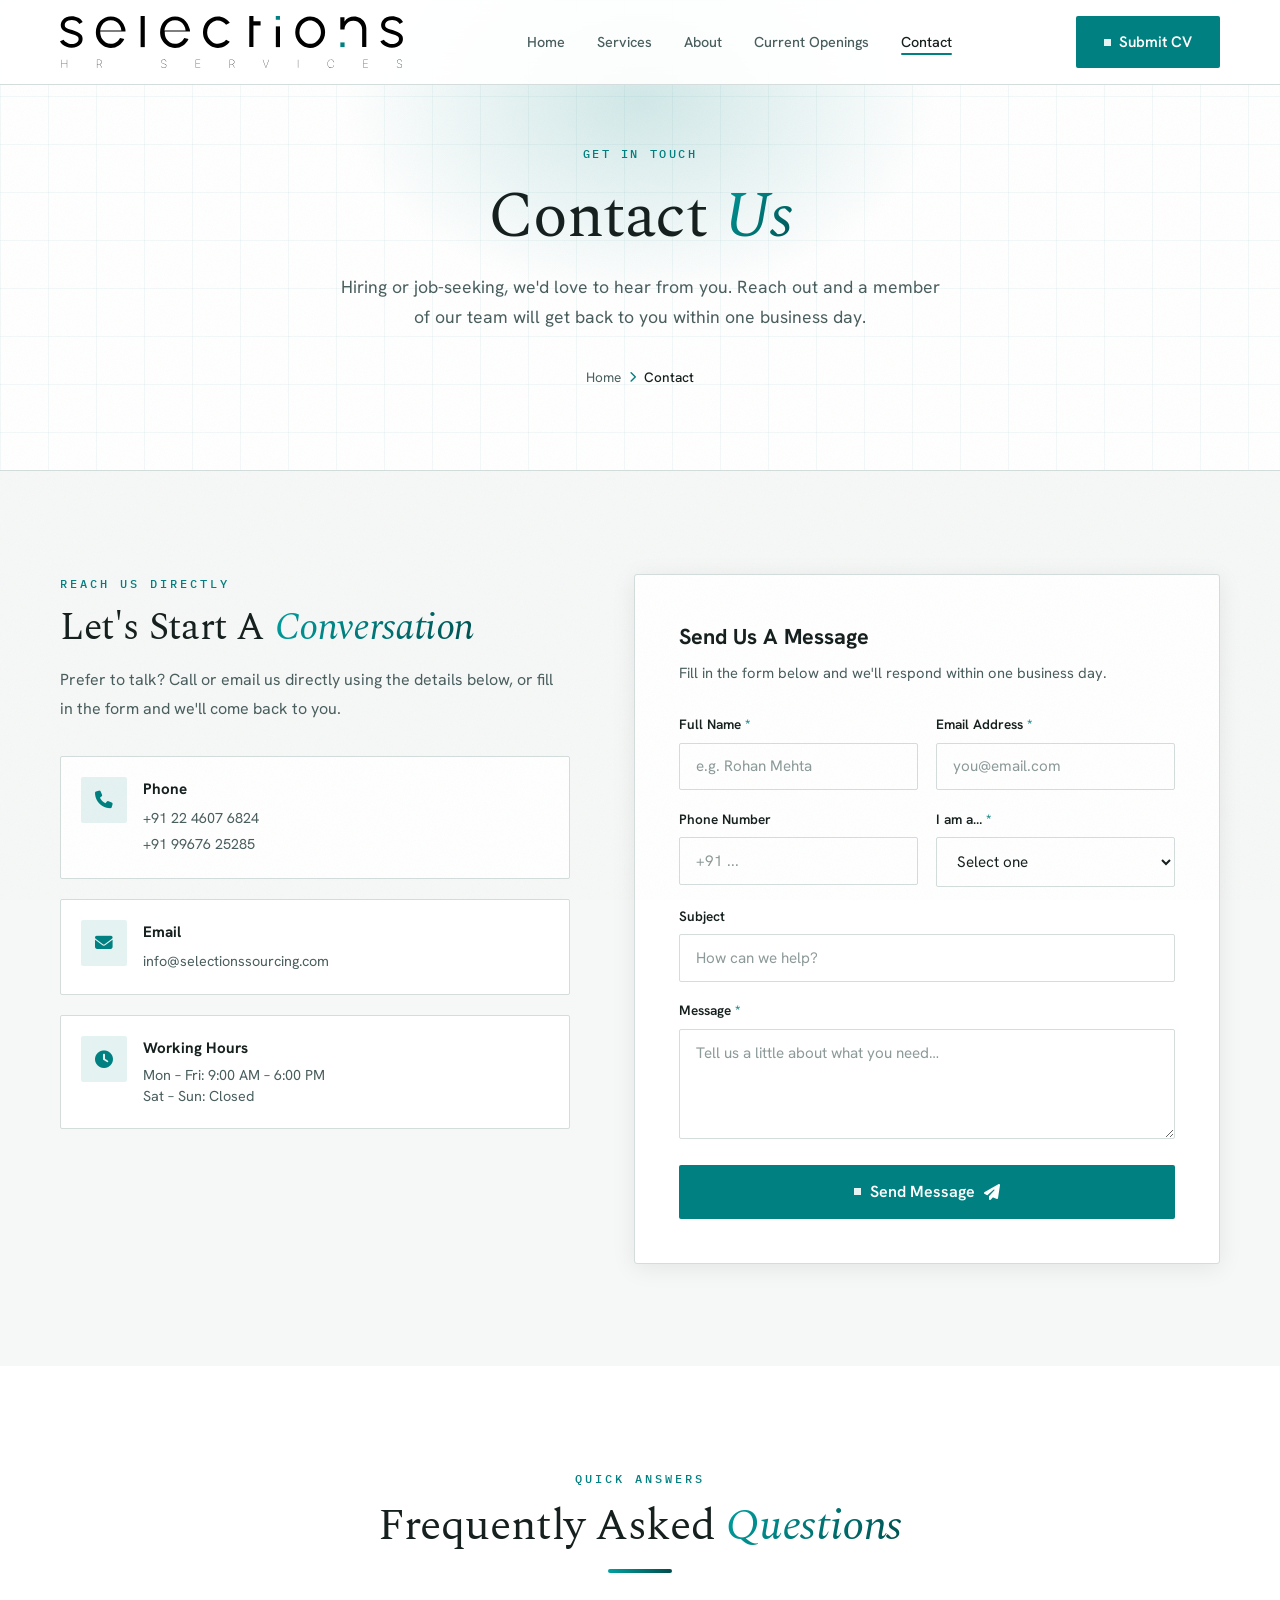
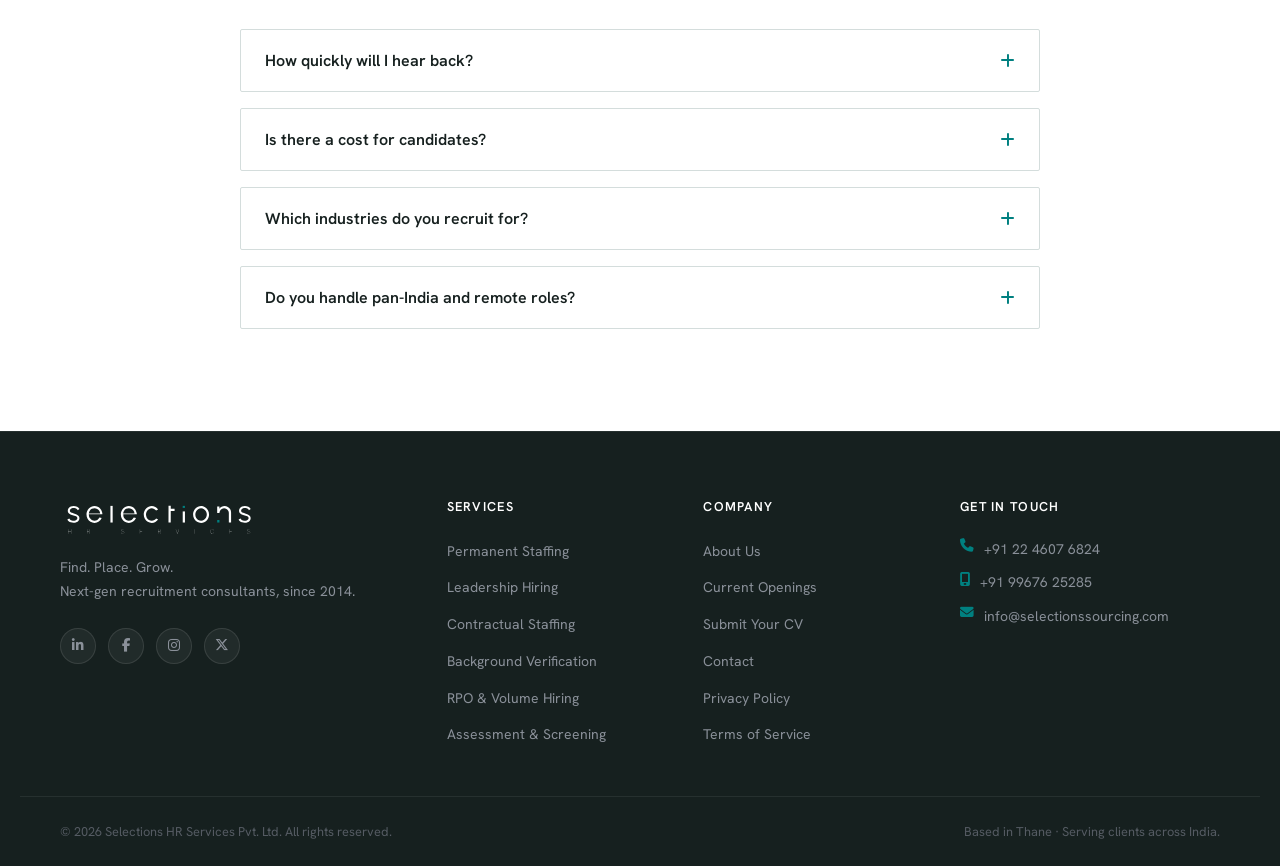
<file: contact.html>
<!DOCTYPE html>
<html lang="en-IN">

<head>
  <meta charset="UTF-8" />
  <meta name="viewport" content="width=device-width, initial-scale=1.0" />

  <!-- ── Primary SEO ── -->
  <title>Contact Us — Selections Sourcing | Recruitment Agency in India</title>
  <meta name="description" content="Get in touch with Selections Sourcing. Call, email or send us a message — whether you're hiring talent or looking for your next role, our recruitment team is ready to help." />
  <meta name="keywords" content="contact recruitment agency India, hire staff, HR sourcing contact, Selections HR phone email, talent agency Mumbai" />
  <meta name="author" content="Selections Sourcing" />
  <meta name="robots" content="index, follow" />
  <meta name="theme-color" content="#008080" />
  <link rel="canonical" href="https://www.selectionssourcing.com/contact.html" />

  <!-- ── Open Graph ── -->
  <meta property="og:type" content="website" />
  <meta property="og:site_name" content="Selections Sourcing" />
  <meta property="og:title" content="Contact Us — Selections Sourcing" />
  <meta property="og:description" content="Hiring or job-seeking? Reach our recruitment team by phone, email or the contact form." />
  <meta property="og:url" content="https://www.selectionssourcing.com/contact.html" />
  <meta property="og:image" content="https://www.selectionssourcing.com/selections-logo.png" />
  <meta property="og:locale" content="en_IN" />

  <!-- ── Twitter ── -->
  <meta name="twitter:card" content="summary_large_image" />
  <meta name="twitter:title" content="Contact Us — Selections Sourcing" />
  <meta name="twitter:description" content="Hiring or job-seeking? Reach our recruitment team by phone, email or the contact form." />
  <meta name="twitter:image" content="https://www.selectionssourcing.com/selections-logo.png" />

  <!-- ── Favicon ── -->
  <link rel="icon" type="image/svg+xml" href="logo-teal.svg" />
  <link rel="icon" type="image/png" href="selections-logo.png" />
  <link rel="apple-touch-icon" href="selections-logo.png" />

  <!-- ── Fonts & Styles ── -->
  <link rel="preconnect" href="https://fonts.googleapis.com" />
  <link rel="preconnect" href="https://fonts.gstatic.com" crossorigin />
  <link href="https://fonts.googleapis.com/css2?family=Hanken+Grotesk:wght@400;500;600;700&family=IBM+Plex+Mono:wght@400;500&family=Spectral:ital,wght@0,300;0,400;0,500;1,300;1,400&display=swap" rel="stylesheet" />
  <link rel="stylesheet" href="https://cdnjs.cloudflare.com/ajax/libs/font-awesome/6.5.0/css/all.min.css" />
  <link rel="stylesheet" href="style.css" />

  <!-- ── Structured Data ── -->
  <script type="application/ld+json">
  {
    "@context": "https://schema.org",
    "@type": "ContactPage",
    "name": "Contact Selections Sourcing",
    "url": "https://www.selectionssourcing.com/contact.html",
    "description": "Contact details and enquiry form for Selections Sourcing.",
    "mainEntity": {
      "@type": "EmploymentAgency",
      "name": "Selections Sourcing",
      "url": "https://www.selectionssourcing.com/",
      "logo": "https://www.selectionssourcing.com/selections-logo.png",
      "image": "https://www.selectionssourcing.com/selections-logo.png",
      "email": "info@selectionssourcing.com",
      "telephone": "+91-22-4607-6824",
      "priceRange": "$$",
      "openingHoursSpecification": {
        "@type": "OpeningHoursSpecification",
        "dayOfWeek": ["Monday", "Tuesday", "Wednesday", "Thursday", "Friday"],
        "opens": "09:00",
        "closes": "18:00"
      },
      "contactPoint": {
        "@type": "ContactPoint",
        "telephone": "+91-22-4607-6824",
        "contactType": "customer service",
        "email": "info@selectionssourcing.com",
        "areaServed": "IN",
        "availableLanguage": ["English", "Hindi"]
      }
    }
  }
  </script>
  <script type="application/ld+json">
  {
    "@context": "https://schema.org",
    "@type": "BreadcrumbList",
    "itemListElement": [
      { "@type": "ListItem", "position": 1, "name": "Home", "item": "https://www.selectionssourcing.com/" },
      { "@type": "ListItem", "position": 2, "name": "Contact", "item": "https://www.selectionssourcing.com/contact.html" }
    ]
  }
  </script>
</head>

<body>

  <!-- HEADER -->
  <header class="header scrolled" id="header">
    <div class="container header__inner">
      <a href="index.html" class="logo">
        <img src="logo.svg" class="logo__svg" alt="Selections Sourcing" />
      </a>
      <nav class="nav" id="nav">
        <ul class="nav__list">
          <li><a href="index.html#home" class="nav__link">Home</a></li>
          <li><a href="services.html" class="nav__link">Services</a></li>
          <li><a href="about.html" class="nav__link">About</a></li>
          <li><a href="index.html#jobs" class="nav__link">Current Openings</a></li>
          <li><a href="contact.html" class="nav__link active">Contact</a></li>
        </ul>
      </nav>
      <div class="header__actions">
        <a href="submit-cv.html" class="btn btn--teal">Submit CV</a>
        <button class="nav__toggle" id="navToggle" aria-label="Toggle menu">
          <span></span><span></span><span></span>
        </button>
      </div>
    </div>
  </header>


  <!-- QUICK NAV — scrollable section shortcuts (mobile) -->
  <nav class="quicknav" aria-label="Quick navigation">
    <div class="quicknav__track">
      <a href="index.html#home" class="quicknav__chip"><i class="fa-solid fa-house"></i> Home</a>
      <a href="services.html" class="quicknav__chip"><i class="fa-solid fa-briefcase"></i> Services</a>
      <a href="about.html" class="quicknav__chip"><i class="fa-solid fa-building-user"></i> About</a>
      <a href="index.html#jobs" class="quicknav__chip"><i class="fa-solid fa-magnifying-glass"></i> Openings</a>
      <a href="contact.html" class="quicknav__chip active"><i class="fa-solid fa-envelope"></i> Contact</a>
      <a href="submit-cv.html" class="quicknav__chip quicknav__chip--teal"><i class="fa-solid fa-file-arrow-up"></i> Submit CV</a>
    </div>
  </nav>


  <!-- PAGE HERO -->
  <section class="page-hero">
    <div class="page-hero__bg"></div>
    <div class="page-hero__glow"></div>
    <div class="container page-hero__inner">
      <p class="page-hero__eyebrow">Get In Touch</p>
      <h1 class="page-hero__title">Contact <span class="highlight">Us</span></h1>
      <p class="page-hero__desc">
        Hiring or job-seeking, we'd love to hear from you. Reach out and a member of our
        team will get back to you within one business day.
      </p>
      <div class="breadcrumb">
        <a href="index.html">Home</a>
        <i class="fa-solid fa-chevron-right"></i>
        <span>Contact</span>
      </div>
    </div>
  </section>


  <!-- CONTACT LAYOUT -->
  <section class="section">
    <div class="container contact-layout">

      <!-- Contact info -->
      <div>
        <p class="section__eyebrow" style="text-align:left">Reach Us Directly</p>
        <h2 class="section__title" style="text-align:left;font-size:clamp(1.8rem,3.5vw,2.4rem)">
          Let's Start A <span class="highlight">Conversation</span>
        </h2>
        <p style="color:var(--gray-2);margin:1rem 0 2rem;line-height:1.8">
          Prefer to talk? Call or email us directly using the details below, or fill in the form
          and we'll come back to you.
        </p>

        <div class="contact-info">
          <div class="contact-info__item">
            <div class="contact-info__icon"><i class="fa-solid fa-phone"></i></div>
            <div>
              <h4>Phone</h4>
              <a href="tel:+912246076824">+91 22 4607 6824</a><br />
              <a href="tel:+919967625285">+91 99676 25285</a>
            </div>
          </div>
          <div class="contact-info__item">
            <div class="contact-info__icon"><i class="fa-solid fa-envelope"></i></div>
            <div>
              <h4>Email</h4>
              <a href="mailto:info@selectionssourcing.com">info@selectionssourcing.com</a>
            </div>
          </div>
          <div class="contact-info__item">
            <div class="contact-info__icon"><i class="fa-solid fa-clock"></i></div>
            <div>
              <h4>Working Hours</h4>
              <p>Mon – Fri: 9:00 AM – 6:00 PM<br />Sat – Sun: Closed</p>
            </div>
          </div>
        </div>
      </div>

      <!-- Contact form -->
      <div class="form-card">
        <h3>Send Us A Message</h3>
        <p class="form-card__sub">Fill in the form below and we'll respond within one business day.</p>
        <form onsubmit="handleSubmit(event)">
          <div class="field-grid">
            <div class="field">
              <label>Full Name <span class="req">*</span></label>
              <input type="text" placeholder="e.g. Rohan Mehta" required />
            </div>
            <div class="field">
              <label>Email Address <span class="req">*</span></label>
              <input type="email" placeholder="you@email.com" required />
            </div>
          </div>
          <div class="field-grid">
            <div class="field">
              <label>Phone Number</label>
              <input type="tel" placeholder="+91 ..." />
            </div>
            <div class="field">
              <label>I am a… <span class="req">*</span></label>
              <select required>
                <option value="" disabled selected>Select one</option>
                <option>Employer – I want to hire</option>
                <option>Candidate – I'm looking for work</option>
                <option>Other enquiry</option>
              </select>
            </div>
          </div>
          <div class="field">
            <label>Subject</label>
            <input type="text" placeholder="How can we help?" />
          </div>
          <div class="field">
            <label>Message <span class="req">*</span></label>
            <textarea placeholder="Tell us a little about what you need…" required></textarea>
          </div>
          <button type="submit" class="btn btn--teal btn--lg btn--full">
            Send Message <i class="fa-solid fa-paper-plane"></i>
          </button>
        </form>
      </div>

    </div>
  </section>


  <!-- FAQ -->
  <section class="section" style="background: var(--bg-2);">
    <div class="container">
      <div class="section__header">
        <p class="section__eyebrow">Quick Answers</p>
        <h2 class="section__title">Frequently Asked <span class="highlight">Questions</span></h2>
      </div>
      <div class="faq">
        <div class="faq-item">
          <button class="faq-item__q">How quickly will I hear back? <i class="fa-solid fa-plus"></i></button>
          <div class="faq-item__a"><p>We aim to respond to all enquiries within one business day. For urgent hiring needs, call us directly and we'll prioritise your request.</p></div>
        </div>
        <div class="faq-item">
          <button class="faq-item__q">Is there a cost for candidates? <i class="fa-solid fa-plus"></i></button>
          <div class="faq-item__a"><p>No. Our services are completely free for candidates — from CV review and interview prep to placement. Employers engage us on a success-based fee.</p></div>
        </div>
        <div class="faq-item">
          <button class="faq-item__q">Which industries do you recruit for? <i class="fa-solid fa-plus"></i></button>
          <div class="faq-item__a"><p>We work across finance, technology, manufacturing, healthcare, retail, logistics, FMCG and more. If you're unsure whether we cover your sector, just ask.</p></div>
        </div>
        <div class="faq-item">
          <button class="faq-item__q">Do you handle pan-India and remote roles? <i class="fa-solid fa-plus"></i></button>
          <div class="faq-item__a"><p>Yes. We place talent across major Indian cities — Mumbai, Bengaluru, Delhi NCR, Pune, Hyderabad and Chennai — as well as fully remote positions.</p></div>
        </div>
      </div>
    </div>
  </section>


  <!-- FOOTER -->
  <footer class="footer">
    <div class="container footer__grid">
      <div class="footer__brand">
        <img src="logo-white.svg" class="footer__logo" alt="Selections Sourcing" />
        <p class="footer__tagline">Find. Place. Grow.<br />Next-gen recruitment consultants, since 2014.</p>
        <div class="footer__socials">
          <a href="#" aria-label="LinkedIn"><i class="fa-brands fa-linkedin-in"></i></a>
          <a href="#" aria-label="Facebook"><i class="fa-brands fa-facebook-f"></i></a>
          <a href="#" aria-label="Instagram"><i class="fa-brands fa-instagram"></i></a>
          <a href="#" aria-label="Twitter/X"><i class="fa-brands fa-x-twitter"></i></a>
        </div>
      </div>
      <div class="footer__col">
        <h5>Services</h5>
        <ul>
          <li><a href="services.html">Permanent Staffing</a></li>
          <li><a href="services.html">Leadership Hiring</a></li>
          <li><a href="services.html">Contractual Staffing</a></li>
          <li><a href="services.html">Background Verification</a></li>
          <li><a href="services.html">RPO &amp; Volume Hiring</a></li>
          <li><a href="services.html">Assessment &amp; Screening</a></li>
        </ul>
      </div>
      <div class="footer__col">
        <h5>Company</h5>
        <ul>
          <li><a href="about.html">About Us</a></li>
          <li><a href="index.html#jobs">Current Openings</a></li>
          <li><a href="submit-cv.html">Submit Your CV</a></li>
          <li><a href="contact.html">Contact</a></li>
          <li><a href="#">Privacy Policy</a></li>
          <li><a href="#">Terms of Service</a></li>
        </ul>
      </div>
      <div class="footer__col">
        <h5>Get In Touch</h5>
        <ul class="footer__contact">
          <li><i class="fa-solid fa-phone"></i> +91 22 4607 6824</li>
          <li><i class="fa-solid fa-mobile-screen"></i> +91 99676 25285</li>
          <li><i class="fa-solid fa-envelope"></i> info@selectionssourcing.com</li>
        </ul>
      </div>
    </div>
    <div class="footer__bottom">
      <div class="container footer__bottom-inner">
        <p>&copy; 2026 Selections HR Services Pvt. Ltd. All rights reserved.</p>
        <p>Based in Thane &middot; Serving clients across India.</p>
      </div>
    </div>
  </footer>

  <div class="toast" id="toast">
    <i class="fa-solid fa-circle-check"></i>
    <span>Message sent! We'll be in touch soon.</span>
  </div>

  <script src="script.js"></script>
</body>

</html>
</file>
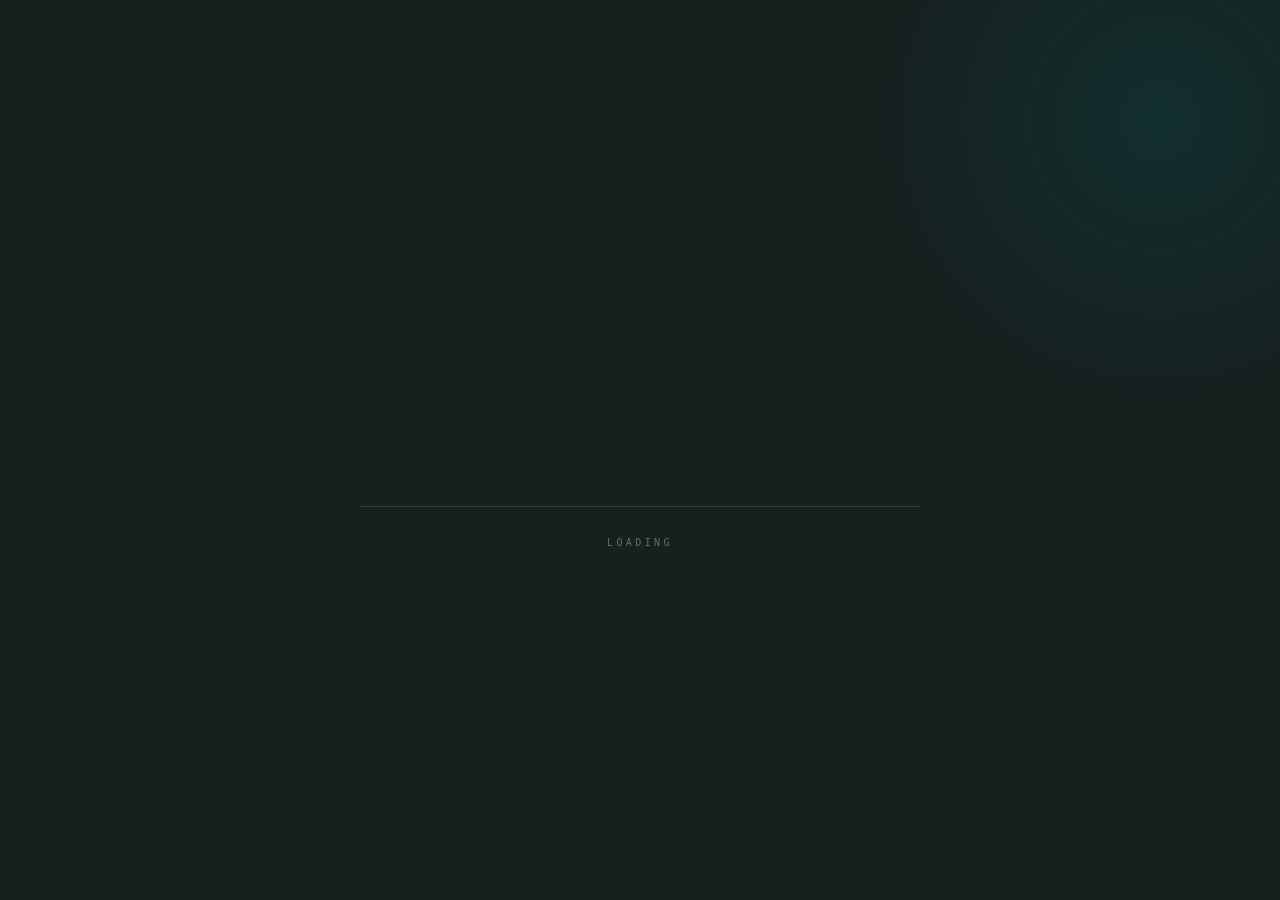
<file: selections-loader.html>
<!DOCTYPE html>
<html lang="en">

<head>
  <meta charset="UTF-8">
  <meta name="viewport" content="width=device-width, initial-scale=1.0">
  <title>selections — loading screen</title>
  <style>
    :root {
      --charcoal: #16201F;
      --teal: #008080;
      --paper: #F6F8F7;
      --stroke-dur: 3.8s;
      --step: 0.05s;
    }

    * {
      box-sizing: border-box;
      margin: 0;
      padding: 0
    }

    html,
    body {
      height: 100%
    }

    body {
      background: var(--charcoal);
      display: flex;
      align-items: center;
      justify-content: center;
      min-height: 100vh;
      overflow: hidden;
      font-family: "IBM Plex Mono", ui-monospace, monospace;
    }

    /* a soft teal glow bleeding from one corner — the one atmospheric touch */
    body::before {
      content: "";
      position: fixed;
      top: -220px;
      right: -220px;
      width: 680px;
      height: 680px;
      border-radius: 50%;
      background: radial-gradient(circle, rgba(0, 128, 128, .16), transparent 62%);
      pointer-events: none;
    }

    .stage {
      display: flex;
      flex-direction: column;
      align-items: center;
      gap: 30px;
      position: relative
    }

    .logo {
      width: clamp(280px, 58vw, 560px);
      height: auto;
      display: block;
      overflow: visible
    }

    /* ---- the wordmark letters draw themselves ---- */
    .logo .draw {
      fill: #fff;
      stroke: #fff;
      stroke-width: 2;
      stroke-dasharray: 1;
      /* normalised by pathLength="1" */
      stroke-dashoffset: 1;
      fill-opacity: 0;
      opacity: 0;
      animation: draw var(--stroke-dur) linear infinite;
      animation-delay: calc((var(--i) - 9) * var(--step));
    }

    /* ---- the teal squares land last ---- */
    .logo .sq {
      fill: var(--teal);
      opacity: 0;
      transform-box: fill-box;
      transform-origin: center;
      transform: scale(.3);
      animation: pop var(--stroke-dur) ease-out infinite;
    }

    /* ---- the small HR Services line fades up ---- */
    .logo .sub {
      fill: #fff;
      opacity: 0;
      animation: fadeSub var(--stroke-dur) ease infinite;
    }

    /* thin teal progress hairline under the mark */
    .track {
      width: clamp(280px, 58vw, 560px);
      height: 1px;
      background: rgba(255, 255, 255, .12);
      position: relative;
      overflow: hidden;
    }

    .track::after {
      content: "";
      position: absolute;
      inset: 0;
      background: var(--teal);
      transform-origin: left;
      transform: scaleX(0);
      animation: track var(--stroke-dur) ease infinite;
    }

    .caption {
      font-size: 10px;
      letter-spacing: .34em;
      text-transform: uppercase;
      color: rgba(255, 255, 255, .34);
    }

    @keyframes draw {
      0% {
        opacity: 0;
        stroke-dashoffset: 1;
        fill-opacity: 0
      }

      3% {
        opacity: 1;
        stroke-dashoffset: 1;
        fill-opacity: 0
      }

      22% {
        opacity: 1;
        stroke-dashoffset: 0;
        fill-opacity: 0
      }

      30% {
        opacity: 1;
        stroke-dashoffset: 0;
        fill-opacity: 1
      }

      82% {
        opacity: 1;
        stroke-dashoffset: 0;
        fill-opacity: 1
      }

      90% {
        opacity: 0;
        stroke-dashoffset: 0;
        fill-opacity: 1
      }

      91% {
        opacity: 0;
        stroke-dashoffset: 1;
        fill-opacity: 0
      }

      100% {
        opacity: 0;
        stroke-dashoffset: 1;
        fill-opacity: 0
      }
    }

    @keyframes pop {
      0% {
        opacity: 0;
        transform: scale(.3)
      }

      27% {
        opacity: 0;
        transform: scale(.3)
      }

      33% {
        opacity: 1;
        transform: scale(1)
      }

      82% {
        opacity: 1;
        transform: scale(1)
      }

      90% {
        opacity: 0;
        transform: scale(1)
      }

      100% {
        opacity: 0;
        transform: scale(.3)
      }
    }

    @keyframes fadeSub {
      0% {
        opacity: 0
      }

      34% {
        opacity: 0
      }

      44% {
        opacity: 1
      }

      82% {
        opacity: 1
      }

      90% {
        opacity: 0
      }

      100% {
        opacity: 0
      }
    }

    @keyframes track {
      0% {
        transform: scaleX(0);
        opacity: 0
      }

      3% {
        opacity: 1
      }

      24% {
        transform: scaleX(1)
      }

      82% {
        transform: scaleX(1);
        opacity: 1
      }

      90% {
        transform: scaleX(1);
        opacity: 0
      }

      91% {
        transform: scaleX(0);
        opacity: 0
      }

      100% {
        transform: scaleX(0);
        opacity: 0
      }
    }

    /* show a calm, fully-formed mark for anyone who prefers no motion */
    @media (prefers-reduced-motion: reduce) {
      .logo .draw {
        opacity: 1;
        fill-opacity: 1;
        stroke-dashoffset: 0;
        animation: none
      }

      .logo .sq {
        opacity: 1;
        transform: none;
        animation: none
      }

      .logo .sub {
        opacity: 1;
        animation: none
      }

      .track::after {
        transform: scaleX(1);
        opacity: 1;
        animation: none
      }
    }
  </style>
</head>

<body>
  <div class="stage">
    <svg class="logo" xmlns="http://www.w3.org/2000/svg" viewBox="0 0 1920 426" role="img"
      aria-label="selections — HR Services, loading">
      <!-- wordmark: s e l e c t i o n s  (left-to-right via --i) -->
      <path class="draw" style="--i:0" pathLength="1"
        d="M129.8,259.8c-8.5-.2-16.7-1.8-24.7-4.6-8-2.9-15.1-6.8-21-11.8-6-4.9-10.3-10.6-12.8-16.9l18.7-8c1.6,4,4.7,7.7,9.1,11.1,4.5,3.3,9.7,6,15.5,8,5.8,2,11.5,2.9,17.2,2.9s12.2-1,17.6-3.1c5.5-2.1,9.9-5,13.3-8.8,3.5-3.9,5.3-8.5,5.3-13.8s-1.9-10.1-5.6-13.3c-3.7-3.3-8.4-5.9-14.1-7.7-5.7-2-11.5-3.8-17.5-5.6-10.9-3-20.6-6.3-28.9-9.9-8.4-3.6-14.9-8.2-19.6-13.8-4.6-5.7-7-12.9-7-21.8s2.6-17.5,7.9-24.3c5.4-6.9,12.3-12.2,20.9-15.9,8.7-3.8,17.9-5.7,27.7-5.7s24,2.7,34.3,8.2c10.4,5.5,17.9,12.7,22.6,21.8l-17.5,10.4c-1.9-4.2-4.8-7.9-8.8-11-4-3.1-8.6-5.5-13.8-7.3-5.1-1.8-10.2-2.7-15.5-2.8-6.6-.1-12.7.9-18.4,2.9-5.7,2-10.3,4.9-13.8,8.8-3.4,3.9-5.1,8.7-5.1,14.4s1.7,10,5.1,13c3.4,2.9,8,5.3,13.8,7.1,5.9,1.8,12.5,3.8,19.8,6.2,9.4,3,18.2,6.4,26.4,10.2,8.2,3.8,14.9,8.6,20,14.2,5.1,5.7,7.5,12.8,7.4,21.5,0,9.3-2.8,17.4-8.4,24.3-5.6,6.9-12.8,12.2-21.7,15.9-8.9,3.6-18.4,5.3-28.5,4.9Z" />
      <path class="draw" style="--i:1" pathLength="1"
        d="M334.4,260.9c-14.2,0-27.2-3.7-39-11-11.7-7.3-21-17.1-28-29.4-6.9-12.4-10.4-26-10.4-41s2-21.9,6-31.7c4-9.9,9.5-18.6,16.6-26,7.1-7.5,15.4-13.4,24.7-17.6,9.4-4.2,19.4-6.3,30-6.3s22,2.3,31.6,6.8c9.7,4.5,18,10.9,24.9,19,7,8.1,12.3,17.7,15.8,28.6,3.6,10.9,4.2,11.8,4.2,24h-131.2c-.6,13.7,4.6,30,9.6,37.7,5.1,7.7,11.4,13.9,19.2,18.4,7.8,4.4,16.5,6.7,26,6.8,10.3,0,19.6-2.7,27.8-8,8.4-5.4,15.1-12.7,20.1-22.1l22,5.1c-6.2,13.7-15.5,25-28,33.7-12.5,8.7-26.4,13-41.9,13ZM279.3,170.3h110c-.7-9.6-3.7-18.4-8.8-26.3-5.1-8-11.6-14.4-19.6-19.2-8-4.8-16.9-7.3-26.4-7.3s-18.4,2.4-26.3,7.1c-7.9,4.6-14.4,11-19.5,19-5.1,7.9-8.1,16.8-9.3,26.6Z" />
      <path class="draw" style="--i:2" pathLength="1" d="M489,256.9V95.7h21.7v161.2h-21.7Z" />
      <path class="draw" style="--i:3" pathLength="1"
        d="M667.4,260.9c-14.2,0-27.2-3.7-39-11-11.6-7.3-21-17.1-28-29.4-6.9-12.4-10.4-26-10.4-41s2-21.9,6-31.7c4-9.9,9.5-18.6,16.5-26,7.1-7.5,15.4-13.4,24.7-17.6,9.4-4.2,19.4-6.3,30-6.3s22,2.3,31.6,6.8c9.7,4.5,18,10.9,24.9,19,7,8.1,12.3,17.7,15.8,28.6,3.6,10.9,5.7,11.8,5.7,24h-131.2c-.6,19.7,3.9,29.7,8.1,37.7,5.1,7.7,11.4,13.9,19.2,18.4,7.8,4.4,16.5,6.7,26,6.8,10.3,0,19.6-2.7,27.8-8,8.4-5.4,15.1-12.7,20.1-22.1l22,5.1c-6.2,13.7-15.5,25-28,33.7-12.5,8.7-26.4,13-41.9,13ZM612.3,170.3h110c-.7-9.6-3.7-18.4-8.8-26.3-5.1-8-11.6-14.4-19.6-19.2-8-4.8-16.9-7.3-26.4-7.3s-18.4,2.4-26.3,7.1c-7.9,4.6-14.4,11-19.5,19-5.1,7.9-8.1,16.8-9.3,26.6Z" />
      <path class="draw" style="--i:4" pathLength="1"
        d="M932.1,218.1l19.3,10.5c-7,9.8-15.9,17.6-26.8,23.5-10.7,5.9-22.4,8.8-35,8.8s-27.2-3.7-39-11c-11.7-7.3-21-17.1-28-29.4-6.9-12.4-10.4-26-10.4-41s2-21.9,6-31.7c4-9.9,9.5-18.6,16.6-26,7.1-7.5,15.4-13.4,24.7-17.6,9.4-4.2,19.4-6.3,30-6.3s24.2,2.9,35,8.8c10.8,5.9,19.7,13.8,26.8,23.7l-19.3,10.4c-5.4-6.8-11.8-12-19.3-15.6-7.5-3.7-15.2-5.6-23-5.6s-19.9,2.8-28.3,8.4c-8.5,5.5-15.2,12.7-20.1,21.8-4.8,9.1-7.3,19-7.3,29.9s2.5,20.8,7.4,29.9c5.1,9.1,11.8,16.3,20.3,21.8,8.5,5.4,17.8,8,28,8s16.4-2,23.8-5.9c7.4-3.9,13.6-9,18.6-15.3Z" />
      <path class="draw" style="--i:5" pathLength="1"
        d="M1111,144.5h-37l-.2,112.3h-21.7l.2-133v-28.2h21.7v27.2h37v21.7Z" />
      <path class="draw" style="--i:6" pathLength="1" d="M1190,149.4h21.7v107.5h-21.7v-107.5Z" />
      <path class="draw" style="--i:7" pathLength="1"
        d="M1368,260.9c-14.2,0-27.2-3.7-39-11-11.7-7.3-21-17.1-28-29.4-6.9-12.4-10.4-26-10.4-41s2-21.9,6-31.7c4-9.9,9.5-18.6,16.6-26,7.1-7.5,15.4-13.4,24.7-17.6,9.4-4.2,19.4-6.3,30-6.3s27.2,3.7,38.8,11c11.8,7.3,21.1,17.2,28,29.5,7,12.4,10.5,26.1,10.5,41.1s-2,21.8-6,31.6c-4,9.8-9.6,18.5-16.7,26-7,7.4-15.2,13.3-24.6,17.5-9.3,4.2-19.3,6.3-30,6.3ZM1368,239.2c10.5,0,20-2.7,28.3-8.2,8.5-5.6,15.1-12.9,20-22,4.9-9.1,7.4-18.9,7.4-29.5s-2.5-20.8-7.4-29.9c-5-9.2-11.7-16.5-20.1-22-8.4-5.5-17.7-8.2-28.1-8.2s-20,2.8-28.5,8.4c-8.4,5.5-15,12.7-20,21.8-4.8,9.1-7.3,19-7.3,29.9s2.5,21.2,7.6,30.3c5.1,9,11.8,16.1,20.3,21.5,8.5,5.3,17.7,7.9,27.8,7.9Z" />
      <path class="draw" style="--i:8" pathLength="1"
        d="M1659,161.1v95.7h-21.7v-91.4c0-8.5-2.1-16.1-6.2-23-4.1-6.9-9.6-12.4-16.5-16.6-6.9-4.1-14.6-6.2-23-6.2s-16,2.1-23,6.2c-6.9,4.1-12.4,9.6-16.5,16.6-4.1,6.9-6.2,14.6-6.2,23h-21.7v-63.3h21.7v21.3c5.5-7.8,12.6-14.1,21.3-18.7,8.8-4.6,18.3-7,28.6-7s22.3,2.8,31.9,8.5c9.6,5.7,17.2,13.3,22.9,22.9,5.7,9.6,8.5,20.2,8.5,31.9Z" />
      <path class="draw" style="--i:9" pathLength="1"
        d="M1790.4,259.8c-8.5-.2-16.7-1.8-24.7-4.6-8-2.9-15.1-6.8-21-11.8-6-4.9-10.3-10.6-12.8-16.9l18.7-8c1.6,4,4.7,7.7,9.1,11.1,4.5,3.3,9.7,6,15.5,8,5.8,2,11.5,2.9,17.2,2.9s12.2-1,17.6-3.1c5.5-2.1,9.9-5,13.3-8.8,3.5-3.9,5.3-8.5,5.3-13.8s-1.9-10.1-5.6-13.3c-3.7-3.3-8.4-5.9-14.1-7.7-5.7-2-11.5-3.8-17.5-5.6-10.9-3-20.6-6.3-28.9-9.9-8.4-3.6-14.9-8.2-19.6-13.8-4.6-5.7-7-12.9-7-21.8s2.6-17.5,7.9-24.3c5.4-6.9,12.3-12.2,20.9-15.9,8.7-3.8,17.9-5.7,27.7-5.7s24,2.7,34.3,8.2c10.4,5.5,17.9,12.7,22.6,21.8l-17.5,10.4c-1.9-4.2-4.8-7.9-8.8-11-4-3.1-8.6-5.5-13.8-7.3-5.1-1.8-10.2-2.7-15.5-2.8-6.6-.1-12.7.9-18.4,2.9-5.7,2-10.3,4.9-13.8,8.8-3.4,3.9-5.1,8.7-5.1,14.4s1.7,10,5.1,13c3.4,2.9,8,5.3,13.8,7.1,5.9,1.8,12.5,3.8,19.8,6.2,9.4,3,18.2,6.4,26.4,10.2s14.9,8.6,20,14.2c5.1,5.7,7.5,12.8,7.4,21.5,0,9.3-2.8,17.4-8.4,24.3-5.6,6.9-12.8,12.2-21.7,15.9-8.9,3.6-18.4,5.3-28.5,4.9Z" />

      <!-- the two teal squares: the i-dot and the accent -->
      <path class="sq" d="M1189.8,95.7h21.7v19.5h-21.7v-19.5Z" />
      <path class="sq" d="M1524.4,232.5h22v24.4h-22v-24.4Z" />

      <!-- HR SERVICES sub-line -->
      <path class="sub" d="M78.4,364.3v-42.6h1.3v20.6h27.1v-20.6h1.3v42.6h-1.3v-20.6h-27.1v20.6h-1.3Z" />
      <path class="sub"
        d="M262.7,364.3v-42.6h12.5c2.4,0,4.5.5,6.3,1.5,1.8,1,3.3,2.4,4.3,4.2,1.1,1.8,1.6,3.9,1.6,6.4s-.5,4.5-1.6,6.3c-1,1.8-2.5,3.2-4.3,4.2-1.8,1-3.9,1.5-6.3,1.5h-11.8v-1.3h11.8c2.1,0,4-.4,5.7-1.3,1.6-.9,2.9-2.1,3.9-3.7.9-1.6,1.4-3.5,1.4-5.7s-.5-4.1-1.4-5.7c-.9-1.6-2.2-2.9-3.9-3.8-1.6-.9-3.5-1.4-5.7-1.4h-11.2v41.3h-1.3ZM279,344.9l10.5,19.4h-1.5l-10.5-19.4h1.5Z" />
      <path class="sub"
        d="M620.6,332.4c-.2-2.9-1.3-5.3-3.4-7.2-2-1.9-4.7-2.8-8-2.8s-4.1.4-5.8,1.2c-1.7.8-3.1,2-4,3.4-1,1.4-1.5,3.1-1.5,5s.2,2.1.5,3c.4.9.9,1.8,1.6,2.5.8.7,1.7,1.4,2.8,2,1.1.6,2.5,1.1,4,1.6l4.8,1.5c1.8.6,3.4,1.2,4.8,1.9,1.3.7,2.5,1.5,3.3,2.4.9.9,1.5,1.9,2,2.9.4,1.1.6,2.3.6,3.6,0,2.2-.6,4.2-1.7,5.9-1.1,1.7-2.7,3.1-4.8,4.1-2,1-4.4,1.5-7.1,1.5s-4.9-.5-6.8-1.4c-1.9-.9-3.5-2.2-4.6-3.8-1.1-1.6-1.8-3.5-1.9-5.5h1.3c.1,1.8.7,3.4,1.7,4.8s2.4,2.5,4.1,3.3c1.7.8,3.8,1.2,6.1,1.2s4.6-.4,6.4-1.3c1.8-.9,3.3-2.1,4.3-3.6,1-1.5,1.5-3.3,1.5-5.3s-.3-2.9-1-4c-.7-1.2-1.7-2.2-3.1-3.1-1.4-.9-3.3-1.7-5.6-2.4l-4.8-1.5c-3.3-1.1-5.8-2.4-7.5-4.2-1.7-1.7-2.5-3.8-2.5-6.3s.5-4,1.6-5.6c1.1-1.7,2.6-3,4.5-3.9,1.9-1,4.1-1.4,6.5-1.4s4.6.5,6.4,1.5c1.8,1,3.3,2.3,4.4,4,1.1,1.7,1.7,3.7,1.8,5.8h-1.3Z" />
      <path class="sub" d="M774.9,364.3v-42.6h22.7v1.3h-21.4v19.3h20.1v1.3h-20.1v19.3h22v1.3h-23.3Z" />
      <path class="sub"
        d="M950.4,364.3v-42.6h12.5c2.4,0,4.5.5,6.3,1.5,1.8,1,3.3,2.4,4.3,4.2,1.1,1.8,1.6,3.9,1.6,6.4s-.5,4.5-1.6,6.3c-1,1.8-2.5,3.2-4.3,4.2-1.8,1-3.9,1.5-6.3,1.5h-11.8v-1.3h11.8c2.1,0,4-.4,5.7-1.3,1.6-.9,2.9-2.1,3.8-3.7.9-1.6,1.4-3.5,1.4-5.7s-.5-4.1-1.4-5.7c-.9-1.6-2.2-2.9-3.8-3.8-1.6-.9-3.5-1.4-5.7-1.4h-11.2v41.3h-1.3ZM966.7,344.9l10.5,19.4h-1.5l-10.5-19.4h1.5Z" />
      <path class="sub" d="M1123.8,321.7l14.7,41h.2l14.7-41h1.4l-15.2,42.6h-1.8l-15.2-42.6h1.4Z" />
      <path class="sub" d="M1305.8,321.7v42.6h-1.3v-42.6h1.3Z" />
      <path class="sub"
        d="M1492,335h-1.4c-.3-1.4-.8-2.9-1.5-4.3-.8-1.5-1.8-2.8-3-4.1-1.3-1.2-2.8-2.3-4.5-3-1.7-.8-3.7-1.1-5.8-1.1s-5.6.8-8.1,2.4c-2.5,1.6-4.5,3.9-6,7-1.5,3.1-2.2,6.8-2.2,11.2s.7,8.2,2.2,11.3c1.5,3.1,3.5,5.4,6,6.9,2.5,1.6,5.2,2.4,8.1,2.4s4.1-.4,5.8-1.1c1.7-.8,3.2-1.8,4.5-3,1.3-1.2,2.3-2.6,3-4.1.8-1.5,1.3-2.9,1.5-4.4h1.4c-.3,1.5-.8,3.1-1.6,4.7-.8,1.6-1.9,3.1-3.2,4.5-1.3,1.4-3,2.5-4.9,3.4-1.9.9-4.1,1.3-6.6,1.3s-6.6-.9-9.2-2.7-4.7-4.4-6.2-7.7c-1.5-3.3-2.2-7.1-2.2-11.5s.7-8.2,2.2-11.5c1.5-3.3,3.6-5.8,6.2-7.7s5.7-2.7,9.2-2.7,4.7.4,6.6,1.3c1.9.9,3.5,2,4.9,3.4,1.3,1.4,2.4,2.9,3.2,4.5.8,1.6,1.3,3.2,1.6,4.7Z" />
      <path class="sub" d="M1644,364.3v-42.6h22.7v1.3h-21.4v19.3h20.1v1.3h-20.1v19.3h22v1.3h-23.3Z" />
      <path class="sub"
        d="M1842.3,332.4c-.2-2.9-1.3-5.3-3.4-7.2-2-1.9-4.7-2.8-8-2.8s-4.1.4-5.8,1.2c-1.7.8-3.1,2-4,3.4-1,1.4-1.5,3.1-1.5,5s.2,2.1.5,3c.4.9.9,1.8,1.6,2.5.8.7,1.7,1.4,2.8,2,1.1.6,2.5,1.1,4,1.6l4.8,1.5c1.8.6,3.4,1.2,4.8,1.9,1.3.7,2.5,1.5,3.3,2.4.9.9,1.5,1.9,2,2.9.4,1.1.6,2.3.6,3.6,0,2.2-.6,4.2-1.7,5.9-1.1,1.7-2.7,3.1-4.8,4.1-2,1-4.4,1.5-7.1,1.5s-4.9-.5-6.8-1.4c-1.9-.9-3.5-2.2-4.6-3.8-1.1-1.6-1.8-3.5-1.9-5.5h1.3c.1,1.8.7,3.4,1.7,4.8s2.4,2.5,4.1,3.3c1.7.8,3.8,1.2,6.1,1.2s4.6-.4,6.4-1.3c1.8-.9,3.3-2.1,4.3-3.6,1-1.5,1.5-3.3,1.5-5.3s-.3-2.9-1-4c-.7-1.2-1.7-2.2-3.1-3.1-1.4-.9-3.3-1.7-5.6-2.4l-4.8-1.5c-3.3-1.1-5.8-2.4-7.5-4.2-1.7-1.7-2.5-3.8-2.5-6.3s.5-4,1.6-5.6c1.1-1.7,2.6-3,4.5-3.9,1.9-1,4.1-1.4,6.5-1.4s4.6.5,6.4,1.5c1.8,1,3.3,2.3,4.4,4,1.1,1.7,1.7,3.7,1.8,5.8h-1.3Z" />
    </svg>

    <div class="track"></div>
    <div class="caption">loading</div>
  </div>
</body>

</html>
</file>
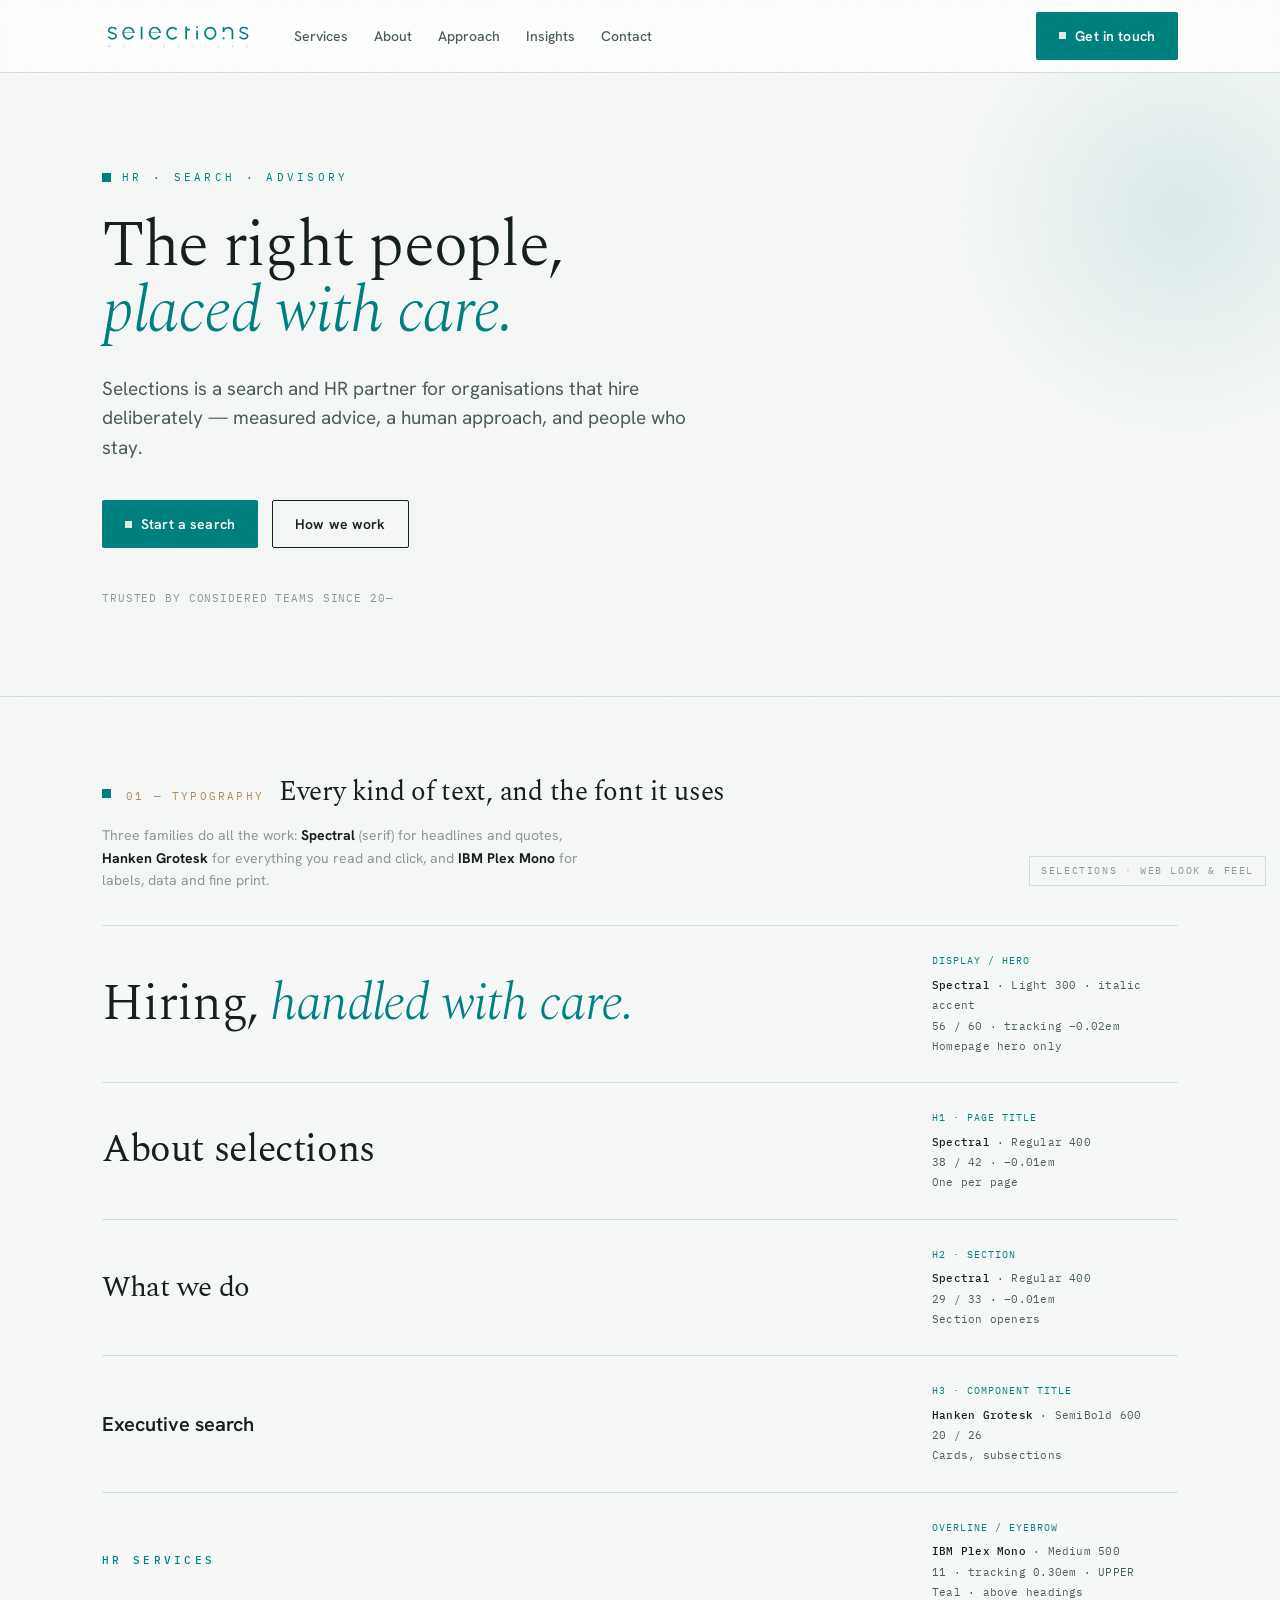
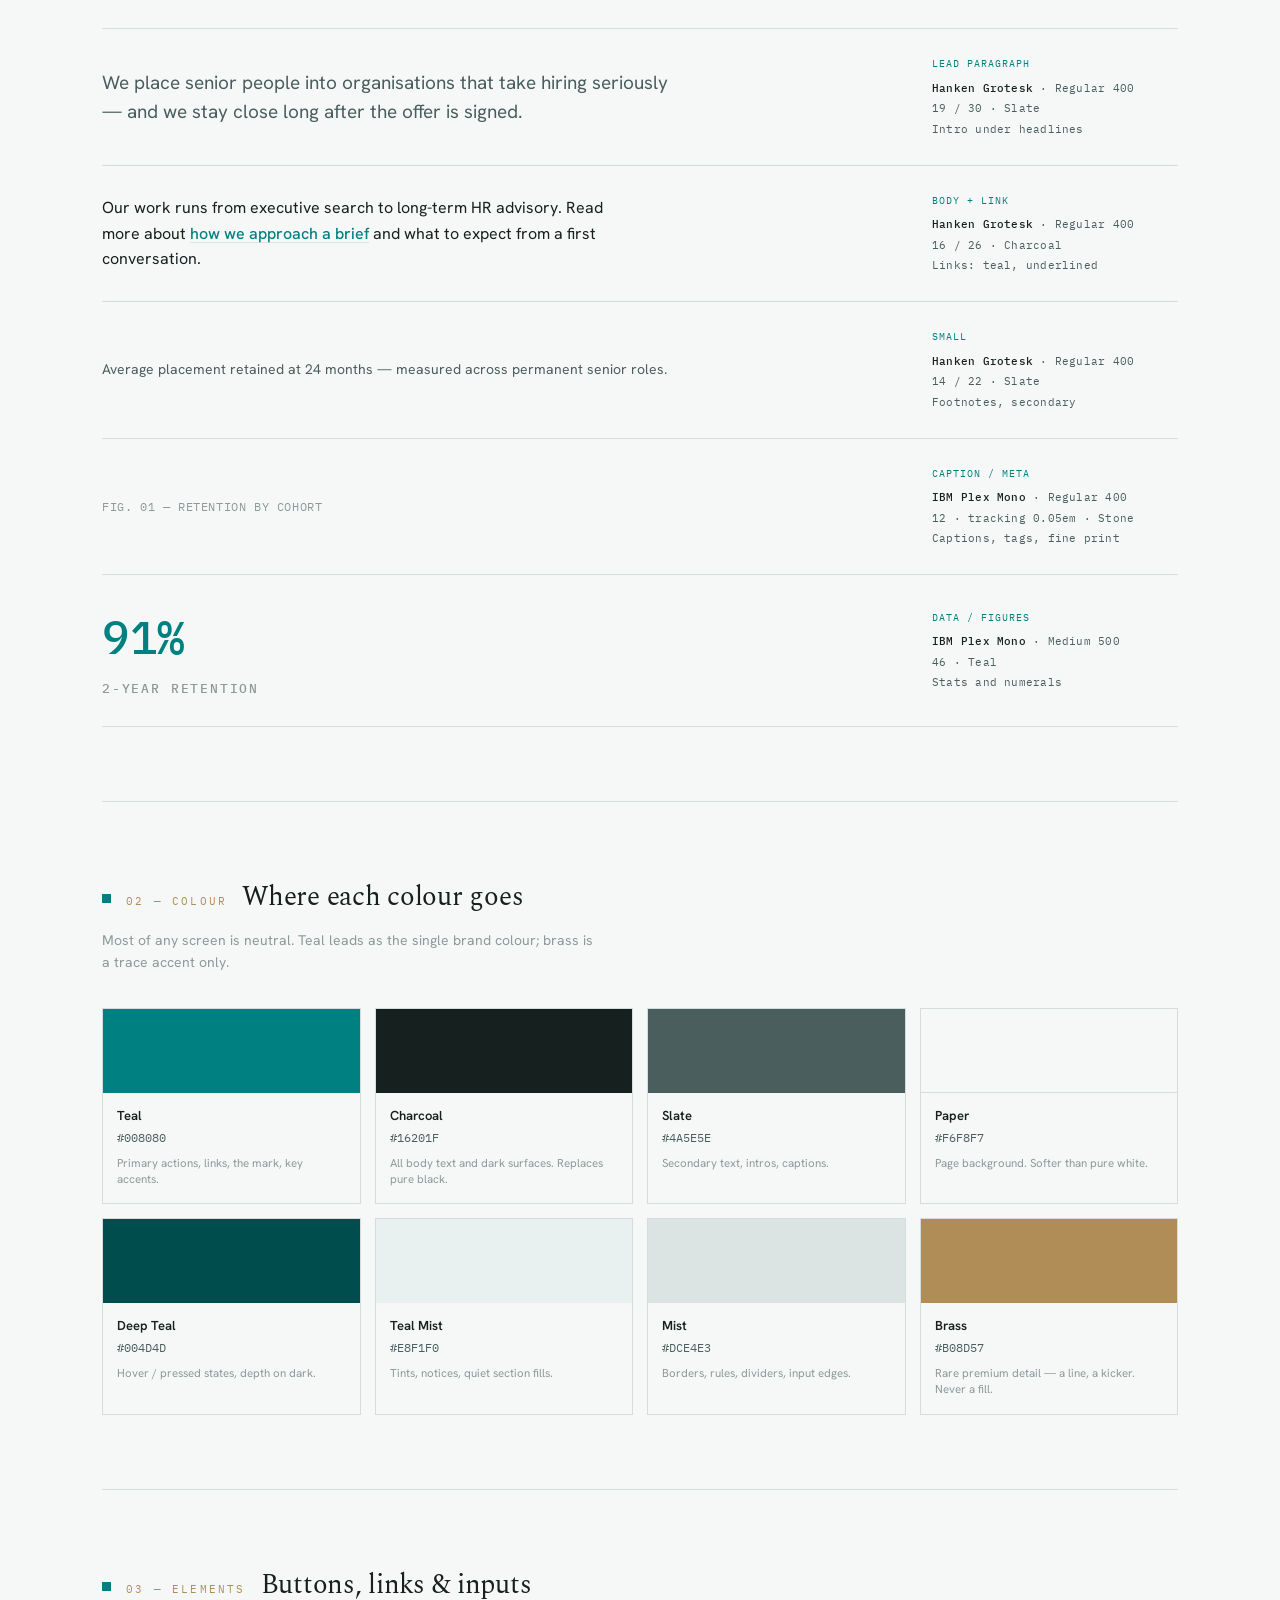
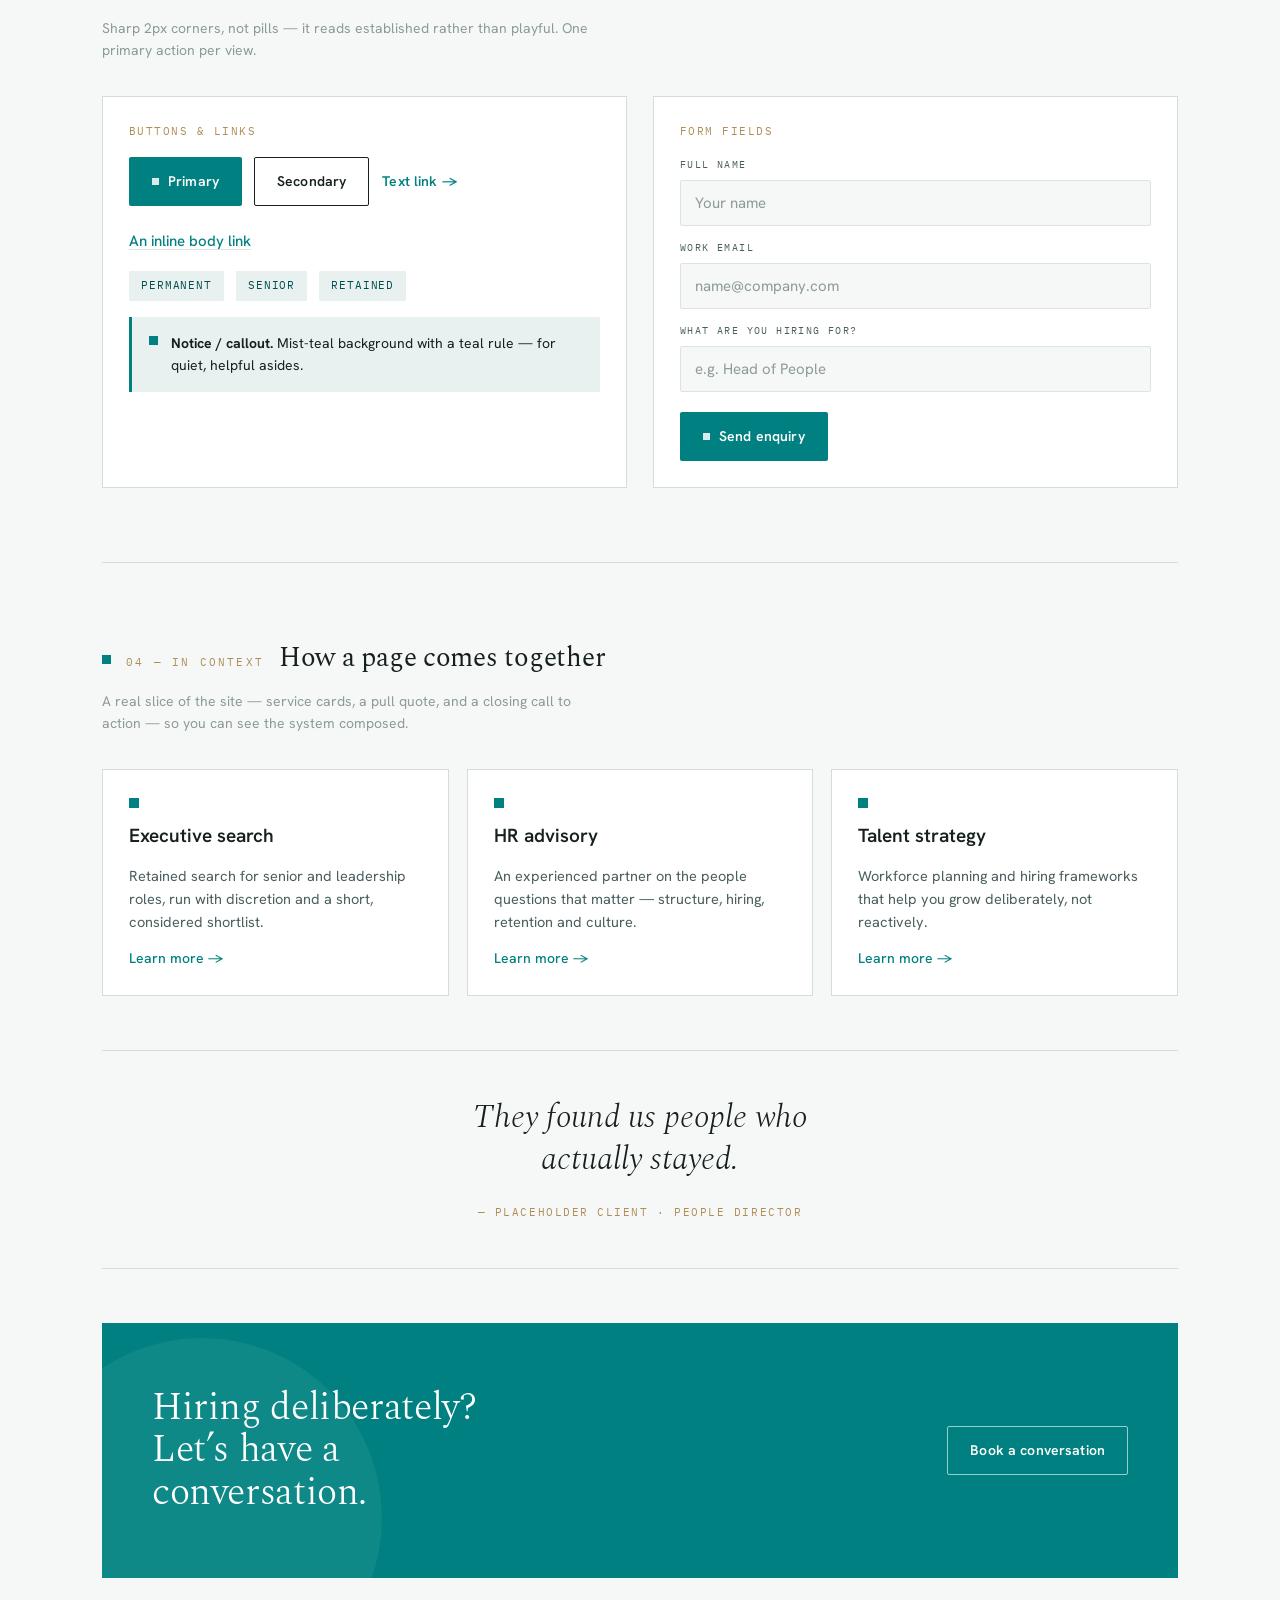
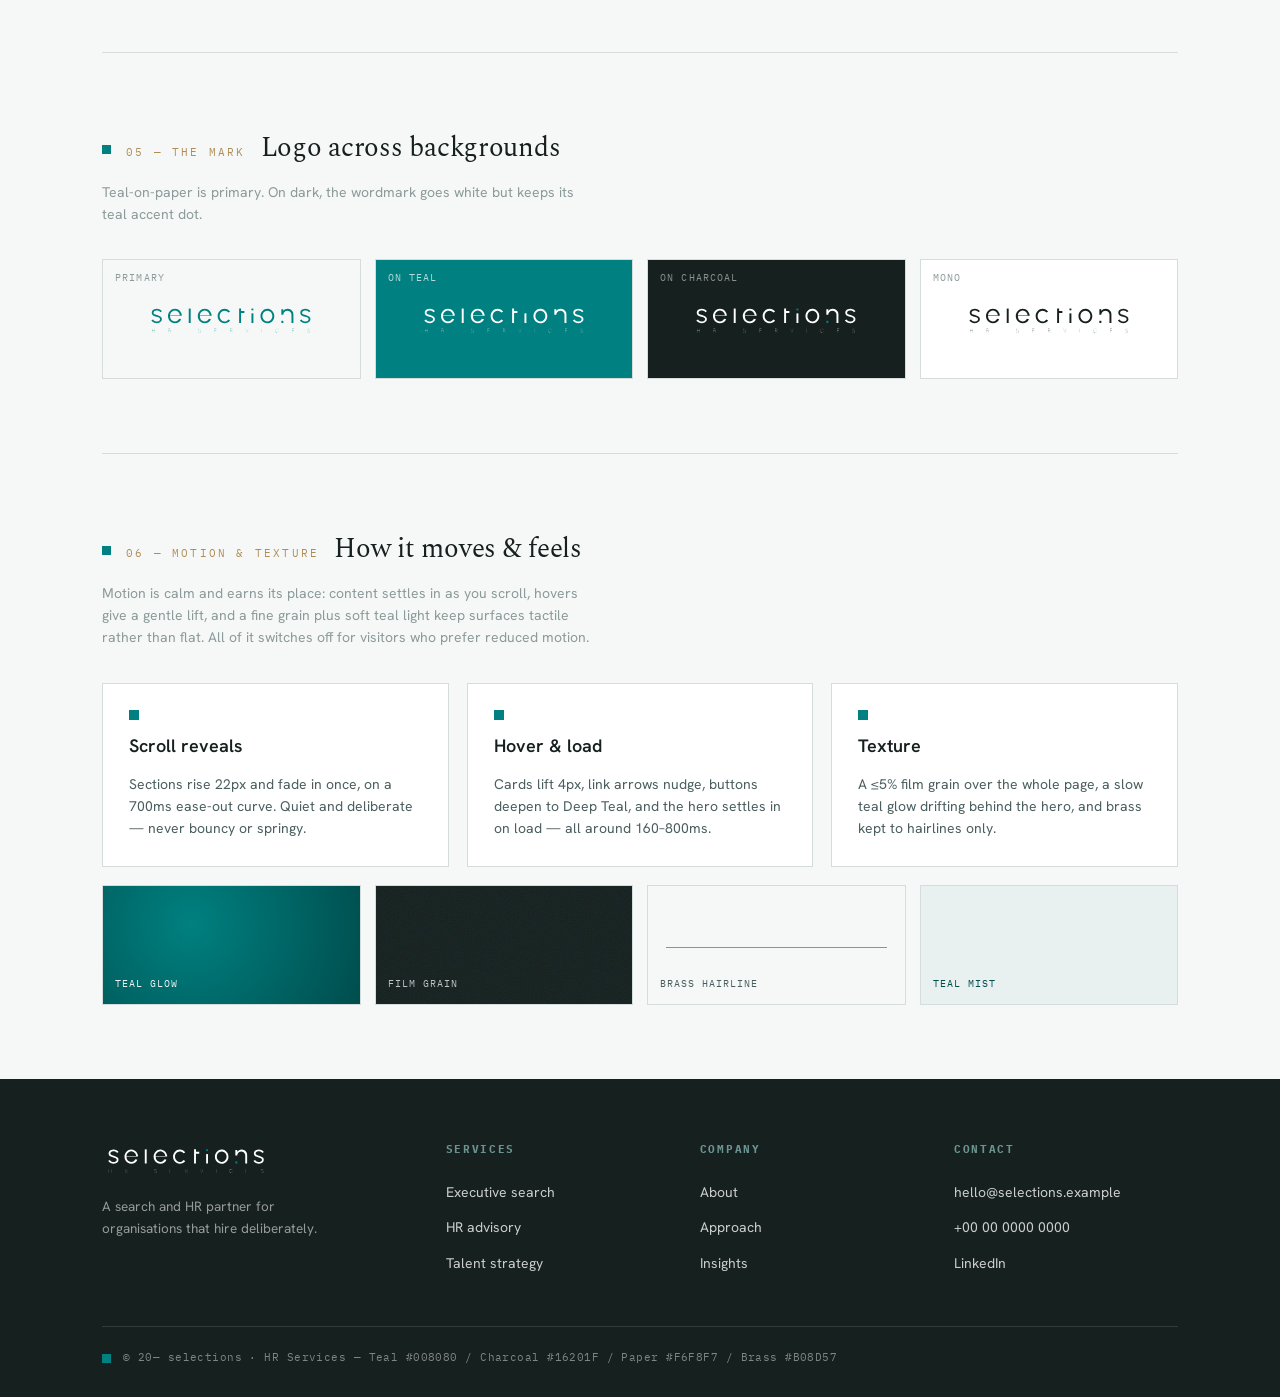
<file: selections-web-style-guide.html>
<!DOCTYPE html>
<html lang="en">
<head>
<meta charset="UTF-8">
<meta name="viewport" content="width=device-width, initial-scale=1.0">
<title>selections — Web Look &amp; Feel Guide</title>
<link rel="preconnect" href="https://fonts.googleapis.com">
<link rel="preconnect" href="https://fonts.gstatic.com" crossorigin>
<link href="https://fonts.googleapis.com/css2?family=Spectral:ital,wght@0,300;0,400;0,500;1,300;1,400&family=Hanken+Grotesk:wght@400;500;600;700&family=IBM+Plex+Mono:wght@400;500&display=swap" rel="stylesheet">
<script>try{if(!window.matchMedia('(prefers-reduced-motion: reduce)').matches){document.documentElement.classList.add('anim');}}catch(e){}</script>
<style>
:root{
  --teal:#008080; --deep-teal:#004D4D; --sage:#6B9491; --mist-teal:#E8F1F0;
  --black:#000; --charcoal:#16201F; --slate:#4A5E5E; --stone:#8C9A99;
  --mist:#DCE4E3; --paper:#F6F8F7; --white:#FFF; --brass:#B08D57;
  --rule:#D4DDDC;
  --serif:"Spectral",Georgia,serif;
  --sans:"Hanken Grotesk",system-ui,sans-serif;
  --mono:"IBM Plex Mono",ui-monospace,monospace;
}
*{box-sizing:border-box;margin:0;padding:0}
html{scroll-behavior:smooth}
body{background:var(--paper);color:var(--charcoal);font-family:var(--sans);font-size:16px;line-height:1.6;-webkit-font-smoothing:antialiased}
svg{display:block}
a{color:inherit;text-decoration:none}
.wrap{max-width:1140px;margin:0 auto;padding:0 32px}
.dot{display:inline-block;width:9px;height:9px;background:var(--teal);flex:none}

.guide-tag{position:fixed;right:14px;bottom:14px;z-index:50;font-family:var(--mono);font-size:10px;letter-spacing:.16em;text-transform:uppercase;color:var(--stone);background:rgba(246,248,247,.86);backdrop-filter:blur(6px);border:1px solid var(--rule);padding:6px 11px}

.nav{position:sticky;top:0;z-index:40;background:rgba(255,255,255,.88);backdrop-filter:blur(10px);border-bottom:1px solid var(--rule)}
.nav-in{display:flex;align-items:center;gap:34px;height:72px}
.nav .brand{width:152px;color:var(--teal)}
.nav .links{display:flex;gap:26px;margin-left:6px}
.nav .links a{font-size:14px;font-weight:500;color:var(--slate);position:relative;padding:4px 0;transition:color .15s}
.nav .links a:hover{color:var(--charcoal)}
.nav .links a::after{content:"";position:absolute;left:0;right:0;bottom:-2px;height:2px;background:var(--teal);transform:scaleX(0);transform-origin:left;transition:transform .18s}
.nav .links a:hover::after{transform:scaleX(1)}
.nav .navcta{margin-left:auto}
.btn{display:inline-flex;align-items:center;gap:9px;font-family:var(--sans);font-weight:600;font-size:14px;letter-spacing:.01em;padding:12px 22px;border:1px solid transparent;border-radius:2px;cursor:pointer;transition:all .16s}
.btn-primary{background:var(--teal);color:#fff}
.btn-primary:hover{background:var(--deep-teal)}
.btn-primary .sq{width:7px;height:7px;background:rgba(255,255,255,.85)}
.btn-secondary{background:transparent;color:var(--charcoal);border-color:var(--charcoal)}
.btn-secondary:hover{background:var(--charcoal);color:#fff}
.btn-ghost{background:transparent;color:var(--teal);padding:12px 0}
.btn-ghost:hover{color:var(--deep-teal)}
.btn-on-teal{background:transparent;color:#fff;border-color:rgba(255,255,255,.6)}
.btn-on-teal:hover{background:#fff;color:var(--teal)}
@media(max-width:820px){.nav .links{display:none}}

.hero{padding:96px 0 88px;border-bottom:1px solid var(--rule);position:relative;overflow:hidden}
.hero::after{content:"";position:absolute;right:-160px;top:-120px;width:520px;height:520px;border-radius:50%;background:radial-gradient(circle,rgba(0,128,128,.10),transparent 62%);pointer-events:none}
.eyebrow{font-family:var(--mono);font-size:11px;letter-spacing:.3em;text-transform:uppercase;color:var(--teal);display:flex;align-items:center;gap:11px;margin-bottom:26px}
.hero h1{font-family:var(--serif);font-weight:300;font-size:clamp(38px,6vw,64px);line-height:1.04;letter-spacing:-.02em;max-width:15ch}
.hero h1 em{font-style:italic;color:var(--teal)}
.hero .lead{font-size:19px;color:var(--slate);max-width:54ch;margin:28px 0 38px;line-height:1.55}
.hero .actions{display:flex;gap:14px;flex-wrap:wrap}
.hero .trust{margin-top:42px;font-family:var(--mono);font-size:11px;letter-spacing:.08em;color:var(--stone);text-transform:uppercase}

.section{padding:74px 0;border-bottom:1px solid var(--rule)}
.s-head{display:flex;align-items:baseline;gap:15px;margin-bottom:8px}
.s-kicker{font-family:var(--mono);font-size:11px;color:var(--brass);letter-spacing:.2em;text-transform:uppercase}
.s-title{font-family:var(--serif);font-weight:400;font-size:27px;letter-spacing:-.01em}
.s-sub{color:var(--stone);font-size:14px;max-width:62ch;margin:10px 0 34px;line-height:1.6}

.scale{border-top:1px solid var(--rule)}
.row{display:grid;grid-template-columns:1fr 246px;gap:30px;align-items:center;padding:26px 0;border-bottom:1px solid var(--rule)}
.row .live{min-width:0}
.spec{font-family:var(--mono);font-size:11px;color:var(--slate);line-height:1.85;letter-spacing:.02em}
.spec b{color:var(--charcoal);font-weight:500}
.spec .role{color:var(--teal);display:block;margin-bottom:4px;letter-spacing:.1em;text-transform:uppercase;font-size:10px}

.ty-display{font-family:var(--serif);font-weight:300;font-size:clamp(34px,5vw,52px);line-height:1.05;letter-spacing:-.02em}
.ty-display em{font-style:italic;color:var(--teal)}
.ty-h1{font-family:var(--serif);font-weight:400;font-size:38px;line-height:1.1;letter-spacing:-.01em}
.ty-h2{font-family:var(--serif);font-weight:400;font-size:29px;line-height:1.15;letter-spacing:-.01em}
.ty-h3{font-family:var(--sans);font-weight:600;font-size:20px;line-height:1.3;color:var(--charcoal)}
.ty-over{font-family:var(--mono);font-weight:500;font-size:11px;letter-spacing:.3em;text-transform:uppercase;color:var(--teal)}
.ty-lead{font-family:var(--sans);font-weight:400;font-size:19px;line-height:1.55;color:var(--slate);max-width:52ch}
.ty-body{font-family:var(--sans);font-weight:400;font-size:16px;line-height:1.6;color:var(--charcoal);max-width:60ch}
.ty-body a{color:var(--teal);font-weight:500;text-decoration:underline;text-underline-offset:3px;text-decoration-color:var(--mist)}
.ty-small{font-family:var(--sans);font-weight:400;font-size:14px;line-height:1.55;color:var(--slate)}
.ty-cap{font-family:var(--mono);font-weight:400;font-size:12px;letter-spacing:.05em;color:var(--stone)}
.ty-data{font-family:var(--mono);font-weight:500;font-size:46px;color:var(--teal);letter-spacing:-.01em}
.ty-data small{font-family:var(--mono);font-size:13px;color:var(--stone);letter-spacing:.14em;text-transform:uppercase;display:block;margin-top:4px}

.cols{display:grid;grid-template-columns:repeat(4,1fr);gap:14px}
.col{border:1px solid var(--rule)}
.col .chip{height:84px}
.col .cbody{padding:13px 14px 16px}
.col .nm{font-weight:600;font-size:13px}
.col .hx{font-family:var(--mono);font-size:11.5px;color:var(--slate);margin-top:2px}
.col .ro{font-size:11.5px;color:var(--stone);margin-top:8px;line-height:1.4}
@media(max-width:760px){.cols{grid-template-columns:repeat(2,1fr)}}

.kit{display:grid;grid-template-columns:repeat(2,1fr);gap:26px}
.kit-box{border:1px solid var(--rule);background:#fff;padding:26px}
.kit-label{font-family:var(--mono);font-size:10.5px;letter-spacing:.14em;text-transform:uppercase;color:var(--brass);margin-bottom:18px}
.kit-row{display:flex;gap:12px;flex-wrap:wrap;align-items:center}
.tag-pill{font-family:var(--mono);font-size:11px;letter-spacing:.08em;text-transform:uppercase;color:var(--deep-teal);background:var(--mist-teal);padding:6px 12px;border-radius:1px}
.linkdemo a{color:var(--teal);font-weight:500;text-decoration:underline;text-underline-offset:3px;text-decoration-color:var(--mist);font-size:15px}
.linkdemo a:hover{text-decoration-color:var(--teal)}
.field{margin-top:14px}
.field label{display:block;font-family:var(--mono);font-size:10px;letter-spacing:.14em;text-transform:uppercase;color:var(--slate);margin-bottom:7px}
.field input{width:100%;font-family:var(--sans);font-size:15px;color:var(--charcoal);background:var(--paper);border:1px solid var(--mist);border-radius:2px;padding:12px 14px;outline:none;transition:border .15s,box-shadow .15s}
.field input:focus{border-color:var(--teal);box-shadow:0 0 0 3px rgba(0,128,128,.14)}
.field input::placeholder{color:var(--stone)}
.notice{display:flex;gap:13px;background:var(--mist-teal);border-left:3px solid var(--teal);padding:15px 17px;font-size:14px;color:var(--charcoal);margin-top:16px}
@media(max-width:760px){.kit{grid-template-columns:1fr}}

.cards{display:grid;grid-template-columns:repeat(3,1fr);gap:18px}
.card{background:#fff;border:1px solid var(--rule);padding:28px 26px 26px;transition:transform .16s,border-color .16s;display:flex;flex-direction:column;gap:13px}
.card:hover{transform:translateY(-4px);border-color:var(--teal)}
.card .sq{width:10px;height:10px;background:var(--teal)}
.card h3{font-family:var(--sans);font-weight:600;font-size:19px;color:var(--charcoal)}
.card p{font-size:14.5px;color:var(--slate);line-height:1.6;flex:1}
.card .more{font-family:var(--sans);font-weight:500;font-size:14px;color:var(--teal);display:inline-flex;gap:7px;align-items:center;transition:gap .16s}
.card:hover .more{gap:11px}
@media(max-width:760px){.cards{grid-template-columns:1fr}}

.quote{margin:54px 0;padding:46px 0;border-top:1px solid var(--rule);border-bottom:1px solid var(--rule);text-align:center}
.quote p{font-family:var(--serif);font-style:italic;font-weight:300;font-size:clamp(22px,3.4vw,32px);line-height:1.3;color:var(--charcoal);max-width:24ch;margin:0 auto}
.quote .by{font-family:var(--mono);font-size:11px;letter-spacing:.14em;text-transform:uppercase;color:var(--brass);margin-top:24px}

.ctaband{background:var(--teal);color:#fff;padding:64px 50px;display:flex;align-items:center;justify-content:space-between;gap:34px;flex-wrap:wrap;position:relative;overflow:hidden}
.ctaband::after{content:"";position:absolute;left:-80px;bottom:-120px;width:360px;height:360px;border-radius:50%;background:rgba(255,255,255,.06)}
.ctaband h2{font-family:var(--serif);font-weight:300;font-size:clamp(26px,3.6vw,38px);line-height:1.12;letter-spacing:-.01em;max-width:18ch;position:relative}
.ctaband .right{position:relative}

.lock{display:grid;grid-template-columns:repeat(4,1fr);gap:14px}
.lk{border:1px solid var(--rule);min-height:120px;display:flex;align-items:center;justify-content:center;padding:26px;position:relative}
.lk .t{position:absolute;left:12px;top:10px;font-family:var(--mono);font-size:9.5px;letter-spacing:.12em;text-transform:uppercase}
.lk svg{width:84%}
.lk.p{background:var(--paper)} .lk.p svg{color:var(--teal)} .lk.p .t{color:var(--stone)}
.lk.t1{background:var(--teal)} .lk.t1 svg{color:#fff} .lk.t1 .t{color:rgba(255,255,255,.7)}
.lk.k{background:var(--charcoal)} .lk.k svg{color:#fff} .lk.k .t{color:rgba(255,255,255,.5)}
.lk.w{background:#fff} .lk.w svg{color:var(--charcoal)} .lk.w .t{color:var(--stone)}
@media(max-width:760px){.lock{grid-template-columns:repeat(2,1fr)}}

.foot{background:var(--charcoal);color:#fff;padding:62px 0 30px}
.foot-top{display:grid;grid-template-columns:1.4fr 1fr 1fr 1fr;gap:30px}
.foot .brand{width:168px;color:#fff;margin-bottom:18px}
.foot .blurb{font-size:13.5px;color:rgba(255,255,255,.55);max-width:30ch;line-height:1.6}
.foot h6{font-family:var(--mono);font-size:10.5px;letter-spacing:.16em;text-transform:uppercase;color:var(--sage);margin-bottom:16px}
.foot ul{list-style:none}
.foot li{padding:5px 0}
.foot li a{font-size:14px;color:rgba(255,255,255,.78);transition:color .15s}
.foot li a:hover{color:#fff}
.foot-bot{display:flex;align-items:center;gap:12px;margin-top:46px;padding-top:22px;border-top:1px solid rgba(255,255,255,.12);font-family:var(--mono);font-size:11px;letter-spacing:.04em;color:rgba(255,255,255,.45);flex-wrap:wrap}
@media(max-width:760px){.foot-top{grid-template-columns:1fr 1fr}}

/* ====== TEXTURES & MOTION ====== */
.progress{position:fixed;left:0;top:0;height:2px;width:0;background:var(--teal);z-index:70}
.grain{position:fixed;inset:0;z-index:60;pointer-events:none;opacity:.045;mix-blend-mode:multiply;background-image:url("data:image/svg+xml,%3Csvg xmlns='http://www.w3.org/2000/svg' width='140' height='140'%3E%3Cfilter id='n'%3E%3CfeTurbulence type='fractalNoise' baseFrequency='0.9' numOctaves='2' stitchTiles='stitch'/%3E%3C/filter%3E%3Crect width='100%25' height='100%25' filter='url(%23n)'/%3E%3C/svg%3E")}
.nav{transition:box-shadow .25s ease}
.nav.scrolled{box-shadow:0 10px 30px rgba(22,32,31,.07)}
@keyframes drift{0%,100%{transform:translate(0,0)}50%{transform:translate(-28px,20px)}}

.mt-grid{display:grid;grid-template-columns:repeat(3,1fr);gap:18px}
.mt-card{background:#fff;border:1px solid var(--rule);padding:26px;display:flex;flex-direction:column;gap:12px}
.mt-card .sq{width:10px;height:10px;background:var(--teal)}
.mt-card h3{font-family:var(--sans);font-weight:600;font-size:18px;color:var(--charcoal)}
.mt-card p{font-size:14px;color:var(--slate);line-height:1.6}
.tex-row{display:grid;grid-template-columns:repeat(4,1fr);gap:14px;margin-top:18px}
.tx{height:120px;border:1px solid var(--rule);position:relative;overflow:hidden;display:flex;align-items:flex-end;padding:12px}
.tx span{font-family:var(--mono);font-size:10px;letter-spacing:.1em;text-transform:uppercase;position:relative;z-index:2}
.tx1{background:radial-gradient(circle at 34% 32%,var(--teal),var(--deep-teal))}.tx1 span{color:rgba(255,255,255,.92)}
.tx2{background:var(--charcoal)}.tx2 span{color:rgba(255,255,255,.72)}
.tx2::after{content:"";position:absolute;inset:0;opacity:.6;mix-blend-mode:overlay;background-image:url("data:image/svg+xml,%3Csvg xmlns='http://www.w3.org/2000/svg' width='120' height='120'%3E%3Cfilter id='m'%3E%3CfeTurbulence type='fractalNoise' baseFrequency='0.9' numOctaves='2'/%3E%3C/filter%3E%3Crect width='100%25' height='100%25' filter='url(%23m)'/%3E%3C/svg%3E")}
.tx3{background:var(--paper)}.tx3 span{color:var(--slate)}
.tx3::after{content:"";position:absolute;left:18px;right:18px;top:52%;height:1px;background:var(--brass)}
.tx4{background:var(--mist-teal)}.tx4 span{color:var(--deep-teal)}
@media(max-width:760px){.mt-grid{grid-template-columns:1fr}.tex-row{grid-template-columns:repeat(2,1fr)}}

html.anim .reveal{opacity:0;transform:translateY(22px);transition:opacity .7s cubic-bezier(.22,.61,.36,1),transform .7s cubic-bezier(.22,.61,.36,1)}
html.anim .reveal.in{opacity:1;transform:none}
html.anim .reveal-grid>*{opacity:0;transform:translateY(20px);transition:opacity .6s ease,transform .6s ease}
html.anim .reveal-grid.in>*{opacity:1;transform:none}
html.anim .reveal-grid.in>*:nth-child(2){transition-delay:.07s}
html.anim .reveal-grid.in>*:nth-child(3){transition-delay:.14s}
html.anim .reveal-grid.in>*:nth-child(4){transition-delay:.21s}
html.anim .reveal-grid.in>*:nth-child(5){transition-delay:.10s}
html.anim .reveal-grid.in>*:nth-child(6){transition-delay:.17s}
html.anim .reveal-grid.in>*:nth-child(7){transition-delay:.24s}
html.anim .reveal-grid.in>*:nth-child(8){transition-delay:.31s}

html.anim .hero .reveal{opacity:0;transform:translateY(24px);animation:rise .85s cubic-bezier(.22,.61,.36,1) forwards}
html.anim .hero .reveal:nth-child(1){animation-delay:.10s}
html.anim .hero .reveal:nth-child(2){animation-delay:.20s}
html.anim .hero .reveal:nth-child(3){animation-delay:.32s}
html.anim .hero .reveal:nth-child(4){animation-delay:.44s}
html.anim .hero .reveal:nth-child(5){animation-delay:.56s}
@keyframes rise{to{opacity:1;transform:none}}
html.anim .hero::after{animation:drift 16s ease-in-out infinite}

@media(prefers-reduced-motion:reduce){*{transition:none!important;scroll-behavior:auto}}
</style>
</head>
<body>

<div class="progress"></div>
<div class="grain"></div>
<div class="guide-tag">selections · web look &amp; feel</div>

<nav class="nav"><div class="wrap nav-in">
  <a class="brand" href="#"><svg fill="currentColor" xmlns="http://www.w3.org/2000/svg" xmlns:i="http://ns.adobe.com/AdobeIllustrator/10.0/" version="1.1" viewBox="0 0 1920 426">
  
  
  <path  d="M1790.4,259.8c-8.5-.2-16.7-1.8-24.7-4.6-8-2.9-15.1-6.8-21-11.8-6-4.9-10.3-10.6-12.8-16.9l18.7-8c1.6,4,4.7,7.7,9.1,11.1,4.5,3.3,9.7,6,15.5,8,5.8,2,11.5,2.9,17.2,2.9s12.2-1,17.6-3.1c5.5-2.1,9.9-5,13.3-8.8,3.5-3.9,5.3-8.5,5.3-13.8s-1.9-10.1-5.6-13.3c-3.7-3.3-8.4-5.9-14.1-7.7-5.7-2-11.5-3.8-17.5-5.6-10.9-3-20.6-6.3-28.9-9.9-8.4-3.6-14.9-8.2-19.6-13.8-4.6-5.7-7-12.9-7-21.8s2.6-17.5,7.9-24.3c5.4-6.9,12.3-12.2,20.9-15.9,8.7-3.8,17.9-5.7,27.7-5.7s24,2.7,34.3,8.2c10.4,5.5,17.9,12.7,22.6,21.8l-17.5,10.4c-1.9-4.2-4.8-7.9-8.8-11-4-3.1-8.6-5.5-13.8-7.3-5.1-1.8-10.2-2.7-15.5-2.8-6.6-.1-12.7.9-18.4,2.9-5.7,2-10.3,4.9-13.8,8.8-3.4,3.9-5.1,8.7-5.1,14.4s1.7,10,5.1,13c3.4,2.9,8,5.3,13.8,7.1,5.9,1.8,12.5,3.8,19.8,6.2,9.4,3,18.2,6.4,26.4,10.2s14.9,8.6,20,14.2c5.1,5.7,7.5,12.8,7.4,21.5,0,9.3-2.8,17.4-8.4,24.3-5.6,6.9-12.8,12.2-21.7,15.9-8.9,3.6-18.4,5.3-28.5,4.9Z"/>
  <path  d="M1659,161.1v95.7h-21.7v-91.4c0-8.5-2.1-16.1-6.2-23-4.1-6.9-9.6-12.4-16.5-16.6-6.9-4.1-14.6-6.2-23-6.2s-16,2.1-23,6.2c-6.9,4.1-12.4,9.6-16.5,16.6-4.1,6.9-6.2,14.6-6.2,23h-21.7v-63.3h21.7v21.3c5.5-7.8,12.6-14.1,21.3-18.7,8.8-4.6,18.3-7,28.6-7s22.3,2.8,31.9,8.5c9.6,5.7,17.2,13.3,22.9,22.9,5.7,9.6,8.5,20.2,8.5,31.9Z"/>
  <path  d="M1368,260.9c-14.2,0-27.2-3.7-39-11-11.7-7.3-21-17.1-28-29.4-6.9-12.4-10.4-26-10.4-41s2-21.9,6-31.7c4-9.9,9.5-18.6,16.6-26,7.1-7.5,15.4-13.4,24.7-17.6,9.4-4.2,19.4-6.3,30-6.3s27.2,3.7,38.8,11c11.8,7.3,21.1,17.2,28,29.5,7,12.4,10.5,26.1,10.5,41.1s-2,21.8-6,31.6c-4,9.8-9.6,18.5-16.7,26-7,7.4-15.2,13.3-24.6,17.5-9.3,4.2-19.3,6.3-30,6.3ZM1368,239.2c10.5,0,20-2.7,28.3-8.2,8.5-5.6,15.1-12.9,20-22,4.9-9.1,7.4-18.9,7.4-29.5s-2.5-20.8-7.4-29.9c-5-9.2-11.7-16.5-20.1-22-8.4-5.5-17.7-8.2-28.1-8.2s-20,2.8-28.5,8.4c-8.4,5.5-15,12.7-20,21.8-4.8,9.1-7.3,19-7.3,29.9s2.5,21.2,7.6,30.3c5.1,9,11.8,16.1,20.3,21.5,8.5,5.3,17.7,7.9,27.8,7.9Z"/>
  <path  d="M1190,149.4h21.7v107.5h-21.7v-107.5Z"/>
  <path  d="M1189.8,95.7h21.7v19.5h-21.7v-19.5Z"/>
  <path  d="M1524.4,232.5h22v24.4h-22v-24.4Z"/>
  <path  d="M1111,144.5h-37l-.2,112.3h-21.7l.2-133v-28.2h21.7v27.2h37v21.7Z"/>
  <path  d="M932.1,218.1l19.3,10.5c-7,9.8-15.9,17.6-26.8,23.5-10.7,5.9-22.4,8.8-35,8.8s-27.2-3.7-39-11c-11.7-7.3-21-17.1-28-29.4-6.9-12.4-10.4-26-10.4-41s2-21.9,6-31.7c4-9.9,9.5-18.6,16.6-26,7.1-7.5,15.4-13.4,24.7-17.6,9.4-4.2,19.4-6.3,30-6.3s24.2,2.9,35,8.8c10.8,5.9,19.7,13.8,26.8,23.7l-19.3,10.4c-5.4-6.8-11.8-12-19.3-15.6-7.5-3.7-15.2-5.6-23-5.6s-19.9,2.8-28.3,8.4c-8.5,5.5-15.2,12.7-20.1,21.8-4.8,9.1-7.3,19-7.3,29.9s2.5,20.8,7.4,29.9c5.1,9.1,11.8,16.3,20.3,21.8,8.5,5.4,17.8,8,28,8s16.4-2,23.8-5.9c7.4-3.9,13.6-9,18.6-15.3Z"/>
  <path  d="M667.4,260.9c-14.2,0-27.2-3.7-39-11-11.6-7.3-21-17.1-28-29.4-6.9-12.4-10.4-26-10.4-41s2-21.9,6-31.7c4-9.9,9.5-18.6,16.5-26,7.1-7.5,15.4-13.4,24.7-17.6,9.4-4.2,19.4-6.3,30-6.3s22,2.3,31.6,6.8c9.7,4.5,18,10.9,24.9,19,7,8.1,12.3,17.7,15.8,28.6,3.6,10.9,5.7,11.8,5.7,24h-131.2c-.6,19.7,3.9,29.7,8.1,37.7,5.1,7.7,11.4,13.9,19.2,18.4,7.8,4.4,16.5,6.7,26,6.8,10.3,0,19.6-2.7,27.8-8,8.4-5.4,15.1-12.7,20.1-22.1l22,5.1c-6.2,13.7-15.5,25-28,33.7-12.5,8.7-26.4,13-41.9,13ZM612.3,170.3h110c-.7-9.6-3.7-18.4-8.8-26.3-5.1-8-11.6-14.4-19.6-19.2-8-4.8-16.9-7.3-26.4-7.3s-18.4,2.4-26.3,7.1c-7.9,4.6-14.4,11-19.5,19-5.1,7.9-8.1,16.8-9.3,26.6Z"/>
  <path  d="M489,256.9V95.7h21.7v161.2h-21.7Z"/>
  <path  d="M334.4,260.9c-14.2,0-27.2-3.7-39-11-11.7-7.3-21-17.1-28-29.4-6.9-12.4-10.4-26-10.4-41s2-21.9,6-31.7c4-9.9,9.5-18.6,16.6-26,7.1-7.5,15.4-13.4,24.7-17.6,9.4-4.2,19.4-6.3,30-6.3s22,2.3,31.6,6.8c9.7,4.5,18,10.9,24.9,19,7,8.1,12.3,17.7,15.8,28.6,3.6,10.9,4.2,11.8,4.2,24h-131.2c-.6,13.7,4.6,30,9.6,37.7,5.1,7.7,11.4,13.9,19.2,18.4,7.8,4.4,16.5,6.7,26,6.8,10.3,0,19.6-2.7,27.8-8,8.4-5.4,15.1-12.7,20.1-22.1l22,5.1c-6.2,13.7-15.5,25-28,33.7-12.5,8.7-26.4,13-41.9,13ZM279.3,170.3h110c-.7-9.6-3.7-18.4-8.8-26.3-5.1-8-11.6-14.4-19.6-19.2-8-4.8-16.9-7.3-26.4-7.3s-18.4,2.4-26.3,7.1c-7.9,4.6-14.4,11-19.5,19-5.1,7.9-8.1,16.8-9.3,26.6Z"/>
  <path  d="M129.8,259.8c-8.5-.2-16.7-1.8-24.7-4.6-8-2.9-15.1-6.8-21-11.8-6-4.9-10.3-10.6-12.8-16.9l18.7-8c1.6,4,4.7,7.7,9.1,11.1,4.5,3.3,9.7,6,15.5,8,5.8,2,11.5,2.9,17.2,2.9s12.2-1,17.6-3.1c5.5-2.1,9.9-5,13.3-8.8,3.5-3.9,5.3-8.5,5.3-13.8s-1.9-10.1-5.6-13.3c-3.7-3.3-8.4-5.9-14.1-7.7-5.7-2-11.5-3.8-17.5-5.6-10.9-3-20.6-6.3-28.9-9.9-8.4-3.6-14.9-8.2-19.6-13.8-4.6-5.7-7-12.9-7-21.8s2.6-17.5,7.9-24.3c5.4-6.9,12.3-12.2,20.9-15.9,8.7-3.8,17.9-5.7,27.7-5.7s24,2.7,34.3,8.2c10.4,5.5,17.9,12.7,22.6,21.8l-17.5,10.4c-1.9-4.2-4.8-7.9-8.8-11-4-3.1-8.6-5.5-13.8-7.3-5.1-1.8-10.2-2.7-15.5-2.8-6.6-.1-12.7.9-18.4,2.9-5.7,2-10.3,4.9-13.8,8.8-3.4,3.9-5.1,8.7-5.1,14.4s1.7,10,5.1,13c3.4,2.9,8,5.3,13.8,7.1,5.9,1.8,12.5,3.8,19.8,6.2,9.4,3,18.2,6.4,26.4,10.2,8.2,3.8,14.9,8.6,20,14.2,5.1,5.7,7.5,12.8,7.4,21.5,0,9.3-2.8,17.4-8.4,24.3-5.6,6.9-12.8,12.2-21.7,15.9-8.9,3.6-18.4,5.3-28.5,4.9Z"/>
  <path  d="M1842.3,332.4c-.2-2.9-1.3-5.3-3.4-7.2-2-1.9-4.7-2.8-8-2.8s-4.1.4-5.8,1.2c-1.7.8-3.1,2-4,3.4-1,1.4-1.5,3.1-1.5,5s.2,2.1.5,3c.4.9.9,1.8,1.6,2.5.8.7,1.7,1.4,2.8,2,1.1.6,2.5,1.1,4,1.6l4.8,1.5c1.8.6,3.4,1.2,4.8,1.9,1.3.7,2.5,1.5,3.3,2.4.9.9,1.5,1.9,2,2.9.4,1.1.6,2.3.6,3.6,0,2.2-.6,4.2-1.7,5.9-1.1,1.7-2.7,3.1-4.8,4.1-2,1-4.4,1.5-7.1,1.5s-4.9-.5-6.8-1.4c-1.9-.9-3.5-2.2-4.6-3.8-1.1-1.6-1.8-3.5-1.9-5.5h1.3c.1,1.8.7,3.4,1.7,4.8s2.4,2.5,4.1,3.3c1.7.8,3.8,1.2,6.1,1.2s4.6-.4,6.4-1.3c1.8-.9,3.3-2.1,4.3-3.6,1-1.5,1.5-3.3,1.5-5.3s-.3-2.9-1-4c-.7-1.2-1.7-2.2-3.1-3.1-1.4-.9-3.3-1.7-5.6-2.4l-4.8-1.5c-3.3-1.1-5.8-2.4-7.5-4.2-1.7-1.7-2.5-3.8-2.5-6.3s.5-4,1.6-5.6c1.1-1.7,2.6-3,4.5-3.9,1.9-1,4.1-1.4,6.5-1.4s4.6.5,6.4,1.5c1.8,1,3.3,2.3,4.4,4,1.1,1.7,1.7,3.7,1.8,5.8h-1.3Z"/>
  <path  d="M1644,364.3v-42.6h22.7v1.3h-21.4v19.3h20.1v1.3h-20.1v19.3h22v1.3h-23.3Z"/>
  <path  d="M1492,335h-1.4c-.3-1.4-.8-2.9-1.5-4.3-.8-1.5-1.8-2.8-3-4.1-1.3-1.2-2.8-2.3-4.5-3-1.7-.8-3.7-1.1-5.8-1.1s-5.6.8-8.1,2.4c-2.5,1.6-4.5,3.9-6,7-1.5,3.1-2.2,6.8-2.2,11.2s.7,8.2,2.2,11.3c1.5,3.1,3.5,5.4,6,6.9,2.5,1.6,5.2,2.4,8.1,2.4s4.1-.4,5.8-1.1c1.7-.8,3.2-1.8,4.5-3,1.3-1.2,2.3-2.6,3-4.1.8-1.5,1.3-2.9,1.5-4.4h1.4c-.3,1.5-.8,3.1-1.6,4.7-.8,1.6-1.9,3.1-3.2,4.5-1.3,1.4-3,2.5-4.9,3.4-1.9.9-4.1,1.3-6.6,1.3s-6.6-.9-9.2-2.7-4.7-4.4-6.2-7.7c-1.5-3.3-2.2-7.1-2.2-11.5s.7-8.2,2.2-11.5c1.5-3.3,3.6-5.8,6.2-7.7s5.7-2.7,9.2-2.7,4.7.4,6.6,1.3c1.9.9,3.5,2,4.9,3.4,1.3,1.4,2.4,2.9,3.2,4.5.8,1.6,1.3,3.2,1.6,4.7Z"/>
  <path  d="M1305.8,321.7v42.6h-1.3v-42.6h1.3Z"/>
  <path  d="M1123.8,321.7l14.7,41h.2l14.7-41h1.4l-15.2,42.6h-1.8l-15.2-42.6h1.4Z"/>
  <path  d="M950.4,364.3v-42.6h12.5c2.4,0,4.5.5,6.3,1.5,1.8,1,3.3,2.4,4.3,4.2,1.1,1.8,1.6,3.9,1.6,6.4s-.5,4.5-1.6,6.3c-1,1.8-2.5,3.2-4.3,4.2-1.8,1-3.9,1.5-6.3,1.5h-11.8v-1.3h11.8c2.1,0,4-.4,5.7-1.3,1.6-.9,2.9-2.1,3.8-3.7.9-1.6,1.4-3.5,1.4-5.7s-.5-4.1-1.4-5.7c-.9-1.6-2.2-2.9-3.8-3.8-1.6-.9-3.5-1.4-5.7-1.4h-11.2v41.3h-1.3ZM966.7,344.9l10.5,19.4h-1.5l-10.5-19.4h1.5Z"/>
  <path  d="M774.9,364.3v-42.6h22.7v1.3h-21.4v19.3h20.1v1.3h-20.1v19.3h22v1.3h-23.3Z"/>
  <path  d="M620.6,332.4c-.2-2.9-1.3-5.3-3.4-7.2-2-1.9-4.7-2.8-8-2.8s-4.1.4-5.8,1.2c-1.7.8-3.1,2-4,3.4-1,1.4-1.5,3.1-1.5,5s.2,2.1.5,3c.4.9.9,1.8,1.6,2.5.8.7,1.7,1.4,2.8,2,1.1.6,2.5,1.1,4,1.6l4.8,1.5c1.8.6,3.4,1.2,4.8,1.9,1.3.7,2.5,1.5,3.3,2.4.9.9,1.5,1.9,2,2.9.4,1.1.6,2.3.6,3.6,0,2.2-.6,4.2-1.7,5.9-1.1,1.7-2.7,3.1-4.8,4.1-2,1-4.4,1.5-7.1,1.5s-4.9-.5-6.8-1.4c-1.9-.9-3.5-2.2-4.6-3.8-1.1-1.6-1.8-3.5-1.9-5.5h1.3c.1,1.8.7,3.4,1.7,4.8s2.4,2.5,4.1,3.3c1.7.8,3.8,1.2,6.1,1.2s4.6-.4,6.4-1.3c1.8-.9,3.3-2.1,4.3-3.6,1-1.5,1.5-3.3,1.5-5.3s-.3-2.9-1-4c-.7-1.2-1.7-2.2-3.1-3.1-1.4-.9-3.3-1.7-5.6-2.4l-4.8-1.5c-3.3-1.1-5.8-2.4-7.5-4.2-1.7-1.7-2.5-3.8-2.5-6.3s.5-4,1.6-5.6c1.1-1.7,2.6-3,4.5-3.9,1.9-1,4.1-1.4,6.5-1.4s4.6.5,6.4,1.5c1.8,1,3.3,2.3,4.4,4,1.1,1.7,1.7,3.7,1.8,5.8h-1.3Z"/>
  <path  d="M262.7,364.3v-42.6h12.5c2.4,0,4.5.5,6.3,1.5,1.8,1,3.3,2.4,4.3,4.2,1.1,1.8,1.6,3.9,1.6,6.4s-.5,4.5-1.6,6.3c-1,1.8-2.5,3.2-4.3,4.2-1.8,1-3.9,1.5-6.3,1.5h-11.8v-1.3h11.8c2.1,0,4-.4,5.7-1.3,1.6-.9,2.9-2.1,3.9-3.7.9-1.6,1.4-3.5,1.4-5.7s-.5-4.1-1.4-5.7c-.9-1.6-2.2-2.9-3.9-3.8-1.6-.9-3.5-1.4-5.7-1.4h-11.2v41.3h-1.3ZM279,344.9l10.5,19.4h-1.5l-10.5-19.4h1.5Z"/>
  <path  d="M78.4,364.3v-42.6h1.3v20.6h27.1v-20.6h1.3v42.6h-1.3v-20.6h-27.1v20.6h-1.3Z"/>
  
</svg></a>
  <div class="links">
    <a href="#">Services</a><a href="#">About</a><a href="#">Approach</a><a href="#">Insights</a><a href="#">Contact</a>
  </div>
  <div class="navcta"><a class="btn btn-primary" href="#"><span class="sq"></span> Get in touch</a></div>
</div></nav>

<header class="hero"><div class="wrap">
  <div class="eyebrow reveal"><span class="dot"></span> HR &middot; Search &middot; Advisory</div>
  <h1 class="reveal">The right people, <em>placed with care.</em></h1>
  <p class="lead reveal">Selections is a search and HR partner for organisations that hire deliberately &mdash; measured advice, a human approach, and people who stay.</p>
  <div class="actions reveal">
    <a class="btn btn-primary" href="#"><span class="sq"></span> Start a search</a>
    <a class="btn btn-secondary" href="#">How we work</a>
  </div>
  <div class="trust reveal">Trusted by considered teams since 20&mdash;</div>
</div></header>

<div class="wrap">

  <section class="section">
    <div class="s-head"><span class="dot" style="transform:translateY(-2px)"></span><span class="s-kicker">01 &mdash; Typography</span><h2 class="s-title">Every kind of text, and the font it uses</h2></div>
    <p class="s-sub">Three families do all the work: <b style="color:var(--charcoal)">Spectral</b> (serif) for headlines and quotes, <b style="color:var(--charcoal)">Hanken Grotesk</b> for everything you read and click, and <b style="color:var(--charcoal)">IBM Plex Mono</b> for labels, data and fine print.</p>
    <div class="scale">

      <div class="row"><div class="live"><div class="ty-display">Hiring, <em>handled with care.</em></div></div>
        <div class="spec"><span class="role">Display / Hero</span><b>Spectral</b> &middot; Light 300 &middot; italic accent<br>56 / 60 &middot; tracking &minus;0.02em<br>Homepage hero only</div></div>

      <div class="row"><div class="live"><div class="ty-h1">About selections</div></div>
        <div class="spec"><span class="role">H1 &middot; Page title</span><b>Spectral</b> &middot; Regular 400<br>38 / 42 &middot; &minus;0.01em<br>One per page</div></div>

      <div class="row"><div class="live"><div class="ty-h2">What we do</div></div>
        <div class="spec"><span class="role">H2 &middot; Section</span><b>Spectral</b> &middot; Regular 400<br>29 / 33 &middot; &minus;0.01em<br>Section openers</div></div>

      <div class="row"><div class="live"><div class="ty-h3">Executive search</div></div>
        <div class="spec"><span class="role">H3 &middot; Component title</span><b>Hanken Grotesk</b> &middot; SemiBold 600<br>20 / 26<br>Cards, subsections</div></div>

      <div class="row"><div class="live"><div class="ty-over">HR Services</div></div>
        <div class="spec"><span class="role">Overline / Eyebrow</span><b>IBM Plex Mono</b> &middot; Medium 500<br>11 &middot; tracking 0.30em &middot; UPPER<br>Teal &middot; above headings</div></div>

      <div class="row"><div class="live"><div class="ty-lead">We place senior people into organisations that take hiring seriously &mdash; and we stay close long after the offer is signed.</div></div>
        <div class="spec"><span class="role">Lead paragraph</span><b>Hanken Grotesk</b> &middot; Regular 400<br>19 / 30 &middot; Slate<br>Intro under headlines</div></div>

      <div class="row"><div class="live"><div class="ty-body">Our work runs from executive search to long-term HR advisory. Read more about <a href="#">how we approach a brief</a> and what to expect from a first conversation.</div></div>
        <div class="spec"><span class="role">Body + link</span><b>Hanken Grotesk</b> &middot; Regular 400<br>16 / 26 &middot; Charcoal<br>Links: teal, underlined</div></div>

      <div class="row"><div class="live"><div class="ty-small">Average placement retained at 24 months &mdash; measured across permanent senior roles.</div></div>
        <div class="spec"><span class="role">Small</span><b>Hanken Grotesk</b> &middot; Regular 400<br>14 / 22 &middot; Slate<br>Footnotes, secondary</div></div>

      <div class="row"><div class="live"><div class="ty-cap">FIG. 01 &mdash; RETENTION BY COHORT</div></div>
        <div class="spec"><span class="role">Caption / Meta</span><b>IBM Plex Mono</b> &middot; Regular 400<br>12 &middot; tracking 0.05em &middot; Stone<br>Captions, tags, fine print</div></div>

      <div class="row"><div class="live"><div class="ty-data"><span class="countup" data-to="94">0</span>%<small>2-year retention</small></div></div>
        <div class="spec"><span class="role">Data / Figures</span><b>IBM Plex Mono</b> &middot; Medium 500<br>46 &middot; Teal<br>Stats and numerals</div></div>

    </div>
  </section>

  <section class="section">
    <div class="s-head"><span class="dot" style="transform:translateY(-2px)"></span><span class="s-kicker">02 &mdash; Colour</span><h2 class="s-title">Where each colour goes</h2></div>
    <p class="s-sub">Most of any screen is neutral. Teal leads as the single brand colour; brass is a trace accent only.</p>
    <div class="cols">
      <div class="col"><div class="chip" style="background:#008080"></div><div class="cbody"><div class="nm">Teal</div><div class="hx">#008080</div><div class="ro">Primary actions, links, the mark, key accents.</div></div></div>
      <div class="col"><div class="chip" style="background:#16201F"></div><div class="cbody"><div class="nm">Charcoal</div><div class="hx">#16201F</div><div class="ro">All body text and dark surfaces. Replaces pure black.</div></div></div>
      <div class="col"><div class="chip" style="background:#4A5E5E"></div><div class="cbody"><div class="nm">Slate</div><div class="hx">#4A5E5E</div><div class="ro">Secondary text, intros, captions.</div></div></div>
      <div class="col"><div class="chip" style="background:#F6F8F7;border-bottom:1px solid var(--rule)"></div><div class="cbody"><div class="nm">Paper</div><div class="hx">#F6F8F7</div><div class="ro">Page background. Softer than pure white.</div></div></div>
      <div class="col"><div class="chip" style="background:#004D4D"></div><div class="cbody"><div class="nm">Deep Teal</div><div class="hx">#004D4D</div><div class="ro">Hover / pressed states, depth on dark.</div></div></div>
      <div class="col"><div class="chip" style="background:#E8F1F0"></div><div class="cbody"><div class="nm">Teal Mist</div><div class="hx">#E8F1F0</div><div class="ro">Tints, notices, quiet section fills.</div></div></div>
      <div class="col"><div class="chip" style="background:#DCE4E3"></div><div class="cbody"><div class="nm">Mist</div><div class="hx">#DCE4E3</div><div class="ro">Borders, rules, dividers, input edges.</div></div></div>
      <div class="col"><div class="chip" style="background:#B08D57"></div><div class="cbody"><div class="nm">Brass</div><div class="hx">#B08D57</div><div class="ro">Rare premium detail &mdash; a line, a kicker. Never a fill.</div></div></div>
    </div>
  </section>

  <section class="section">
    <div class="s-head"><span class="dot" style="transform:translateY(-2px)"></span><span class="s-kicker">03 &mdash; Elements</span><h2 class="s-title">Buttons, links &amp; inputs</h2></div>
    <p class="s-sub">Sharp 2px corners, not pills &mdash; it reads established rather than playful. One primary action per view.</p>
    <div class="kit">
      <div class="kit-box">
        <div class="kit-label">Buttons &amp; links</div>
        <div class="kit-row">
          <a class="btn btn-primary" href="#"><span class="sq"></span> Primary</a>
          <a class="btn btn-secondary" href="#">Secondary</a>
          <a class="btn btn-ghost" href="#">Text link &rarr;</a>
        </div>
        <div class="linkdemo" style="margin-top:22px"><a href="#">An inline body link</a></div>
        <div class="kit-row" style="margin-top:18px"><span class="tag-pill">Permanent</span><span class="tag-pill">Senior</span><span class="tag-pill">Retained</span></div>
        <div class="notice"><span class="dot" style="margin-top:4px"></span><div><b>Notice / callout.</b> Mist-teal background with a teal rule &mdash; for quiet, helpful asides.</div></div>
      </div>
      <div class="kit-box">
        <div class="kit-label">Form fields</div>
        <div class="field"><label>Full name</label><input placeholder="Your name"></div>
        <div class="field"><label>Work email</label><input placeholder="name@company.com"></div>
        <div class="field"><label>What are you hiring for?</label><input placeholder="e.g. Head of People"></div>
        <a class="btn btn-primary" href="#" style="margin-top:20px"><span class="sq"></span> Send enquiry</a>
      </div>
    </div>
  </section>

  <section class="section">
    <div class="s-head"><span class="dot" style="transform:translateY(-2px)"></span><span class="s-kicker">04 &mdash; In context</span><h2 class="s-title">How a page comes together</h2></div>
    <p class="s-sub">A real slice of the site &mdash; service cards, a pull quote, and a closing call to action &mdash; so you can see the system composed.</p>
    <div class="cards">
      <div class="card"><span class="sq"></span><h3>Executive search</h3><p>Retained search for senior and leadership roles, run with discretion and a short, considered shortlist.</p><a class="more" href="#">Learn more &rarr;</a></div>
      <div class="card"><span class="sq"></span><h3>HR advisory</h3><p>An experienced partner on the people questions that matter &mdash; structure, hiring, retention and culture.</p><a class="more" href="#">Learn more &rarr;</a></div>
      <div class="card"><span class="sq"></span><h3>Talent strategy</h3><p>Workforce planning and hiring frameworks that help you grow deliberately, not reactively.</p><a class="more" href="#">Learn more &rarr;</a></div>
    </div>

    <div class="quote">
      <p>They found us people who actually stayed.</p>
      <div class="by">&mdash; Placeholder client &middot; People Director</div>
    </div>

    <div class="ctaband">
      <h2>Hiring deliberately? Let&rsquo;s have a conversation.</h2>
      <div class="right"><a class="btn btn-on-teal" href="#">Book a conversation</a></div>
    </div>
  </section>

  <section class="section">
    <div class="s-head"><span class="dot" style="transform:translateY(-2px)"></span><span class="s-kicker">05 &mdash; The mark</span><h2 class="s-title">Logo across backgrounds</h2></div>
    <p class="s-sub">Teal-on-paper is primary. On dark, the wordmark goes white but keeps its teal accent dot.</p>
    <div class="lock">
      <div class="lk p"><span class="t">Primary</span><svg fill="currentColor" xmlns="http://www.w3.org/2000/svg" xmlns:i="http://ns.adobe.com/AdobeIllustrator/10.0/" version="1.1" viewBox="0 0 1920 426">
  
  
  <path  d="M1790.4,259.8c-8.5-.2-16.7-1.8-24.7-4.6-8-2.9-15.1-6.8-21-11.8-6-4.9-10.3-10.6-12.8-16.9l18.7-8c1.6,4,4.7,7.7,9.1,11.1,4.5,3.3,9.7,6,15.5,8,5.8,2,11.5,2.9,17.2,2.9s12.2-1,17.6-3.1c5.5-2.1,9.9-5,13.3-8.8,3.5-3.9,5.3-8.5,5.3-13.8s-1.9-10.1-5.6-13.3c-3.7-3.3-8.4-5.9-14.1-7.7-5.7-2-11.5-3.8-17.5-5.6-10.9-3-20.6-6.3-28.9-9.9-8.4-3.6-14.9-8.2-19.6-13.8-4.6-5.7-7-12.9-7-21.8s2.6-17.5,7.9-24.3c5.4-6.9,12.3-12.2,20.9-15.9,8.7-3.8,17.9-5.7,27.7-5.7s24,2.7,34.3,8.2c10.4,5.5,17.9,12.7,22.6,21.8l-17.5,10.4c-1.9-4.2-4.8-7.9-8.8-11-4-3.1-8.6-5.5-13.8-7.3-5.1-1.8-10.2-2.7-15.5-2.8-6.6-.1-12.7.9-18.4,2.9-5.7,2-10.3,4.9-13.8,8.8-3.4,3.9-5.1,8.7-5.1,14.4s1.7,10,5.1,13c3.4,2.9,8,5.3,13.8,7.1,5.9,1.8,12.5,3.8,19.8,6.2,9.4,3,18.2,6.4,26.4,10.2s14.9,8.6,20,14.2c5.1,5.7,7.5,12.8,7.4,21.5,0,9.3-2.8,17.4-8.4,24.3-5.6,6.9-12.8,12.2-21.7,15.9-8.9,3.6-18.4,5.3-28.5,4.9Z"/>
  <path  d="M1659,161.1v95.7h-21.7v-91.4c0-8.5-2.1-16.1-6.2-23-4.1-6.9-9.6-12.4-16.5-16.6-6.9-4.1-14.6-6.2-23-6.2s-16,2.1-23,6.2c-6.9,4.1-12.4,9.6-16.5,16.6-4.1,6.9-6.2,14.6-6.2,23h-21.7v-63.3h21.7v21.3c5.5-7.8,12.6-14.1,21.3-18.7,8.8-4.6,18.3-7,28.6-7s22.3,2.8,31.9,8.5c9.6,5.7,17.2,13.3,22.9,22.9,5.7,9.6,8.5,20.2,8.5,31.9Z"/>
  <path  d="M1368,260.9c-14.2,0-27.2-3.7-39-11-11.7-7.3-21-17.1-28-29.4-6.9-12.4-10.4-26-10.4-41s2-21.9,6-31.7c4-9.9,9.5-18.6,16.6-26,7.1-7.5,15.4-13.4,24.7-17.6,9.4-4.2,19.4-6.3,30-6.3s27.2,3.7,38.8,11c11.8,7.3,21.1,17.2,28,29.5,7,12.4,10.5,26.1,10.5,41.1s-2,21.8-6,31.6c-4,9.8-9.6,18.5-16.7,26-7,7.4-15.2,13.3-24.6,17.5-9.3,4.2-19.3,6.3-30,6.3ZM1368,239.2c10.5,0,20-2.7,28.3-8.2,8.5-5.6,15.1-12.9,20-22,4.9-9.1,7.4-18.9,7.4-29.5s-2.5-20.8-7.4-29.9c-5-9.2-11.7-16.5-20.1-22-8.4-5.5-17.7-8.2-28.1-8.2s-20,2.8-28.5,8.4c-8.4,5.5-15,12.7-20,21.8-4.8,9.1-7.3,19-7.3,29.9s2.5,21.2,7.6,30.3c5.1,9,11.8,16.1,20.3,21.5,8.5,5.3,17.7,7.9,27.8,7.9Z"/>
  <path  d="M1190,149.4h21.7v107.5h-21.7v-107.5Z"/>
  <path  d="M1189.8,95.7h21.7v19.5h-21.7v-19.5Z"/>
  <path  d="M1524.4,232.5h22v24.4h-22v-24.4Z"/>
  <path  d="M1111,144.5h-37l-.2,112.3h-21.7l.2-133v-28.2h21.7v27.2h37v21.7Z"/>
  <path  d="M932.1,218.1l19.3,10.5c-7,9.8-15.9,17.6-26.8,23.5-10.7,5.9-22.4,8.8-35,8.8s-27.2-3.7-39-11c-11.7-7.3-21-17.1-28-29.4-6.9-12.4-10.4-26-10.4-41s2-21.9,6-31.7c4-9.9,9.5-18.6,16.6-26,7.1-7.5,15.4-13.4,24.7-17.6,9.4-4.2,19.4-6.3,30-6.3s24.2,2.9,35,8.8c10.8,5.9,19.7,13.8,26.8,23.7l-19.3,10.4c-5.4-6.8-11.8-12-19.3-15.6-7.5-3.7-15.2-5.6-23-5.6s-19.9,2.8-28.3,8.4c-8.5,5.5-15.2,12.7-20.1,21.8-4.8,9.1-7.3,19-7.3,29.9s2.5,20.8,7.4,29.9c5.1,9.1,11.8,16.3,20.3,21.8,8.5,5.4,17.8,8,28,8s16.4-2,23.8-5.9c7.4-3.9,13.6-9,18.6-15.3Z"/>
  <path  d="M667.4,260.9c-14.2,0-27.2-3.7-39-11-11.6-7.3-21-17.1-28-29.4-6.9-12.4-10.4-26-10.4-41s2-21.9,6-31.7c4-9.9,9.5-18.6,16.5-26,7.1-7.5,15.4-13.4,24.7-17.6,9.4-4.2,19.4-6.3,30-6.3s22,2.3,31.6,6.8c9.7,4.5,18,10.9,24.9,19,7,8.1,12.3,17.7,15.8,28.6,3.6,10.9,5.7,11.8,5.7,24h-131.2c-.6,19.7,3.9,29.7,8.1,37.7,5.1,7.7,11.4,13.9,19.2,18.4,7.8,4.4,16.5,6.7,26,6.8,10.3,0,19.6-2.7,27.8-8,8.4-5.4,15.1-12.7,20.1-22.1l22,5.1c-6.2,13.7-15.5,25-28,33.7-12.5,8.7-26.4,13-41.9,13ZM612.3,170.3h110c-.7-9.6-3.7-18.4-8.8-26.3-5.1-8-11.6-14.4-19.6-19.2-8-4.8-16.9-7.3-26.4-7.3s-18.4,2.4-26.3,7.1c-7.9,4.6-14.4,11-19.5,19-5.1,7.9-8.1,16.8-9.3,26.6Z"/>
  <path  d="M489,256.9V95.7h21.7v161.2h-21.7Z"/>
  <path  d="M334.4,260.9c-14.2,0-27.2-3.7-39-11-11.7-7.3-21-17.1-28-29.4-6.9-12.4-10.4-26-10.4-41s2-21.9,6-31.7c4-9.9,9.5-18.6,16.6-26,7.1-7.5,15.4-13.4,24.7-17.6,9.4-4.2,19.4-6.3,30-6.3s22,2.3,31.6,6.8c9.7,4.5,18,10.9,24.9,19,7,8.1,12.3,17.7,15.8,28.6,3.6,10.9,4.2,11.8,4.2,24h-131.2c-.6,13.7,4.6,30,9.6,37.7,5.1,7.7,11.4,13.9,19.2,18.4,7.8,4.4,16.5,6.7,26,6.8,10.3,0,19.6-2.7,27.8-8,8.4-5.4,15.1-12.7,20.1-22.1l22,5.1c-6.2,13.7-15.5,25-28,33.7-12.5,8.7-26.4,13-41.9,13ZM279.3,170.3h110c-.7-9.6-3.7-18.4-8.8-26.3-5.1-8-11.6-14.4-19.6-19.2-8-4.8-16.9-7.3-26.4-7.3s-18.4,2.4-26.3,7.1c-7.9,4.6-14.4,11-19.5,19-5.1,7.9-8.1,16.8-9.3,26.6Z"/>
  <path  d="M129.8,259.8c-8.5-.2-16.7-1.8-24.7-4.6-8-2.9-15.1-6.8-21-11.8-6-4.9-10.3-10.6-12.8-16.9l18.7-8c1.6,4,4.7,7.7,9.1,11.1,4.5,3.3,9.7,6,15.5,8,5.8,2,11.5,2.9,17.2,2.9s12.2-1,17.6-3.1c5.5-2.1,9.9-5,13.3-8.8,3.5-3.9,5.3-8.5,5.3-13.8s-1.9-10.1-5.6-13.3c-3.7-3.3-8.4-5.9-14.1-7.7-5.7-2-11.5-3.8-17.5-5.6-10.9-3-20.6-6.3-28.9-9.9-8.4-3.6-14.9-8.2-19.6-13.8-4.6-5.7-7-12.9-7-21.8s2.6-17.5,7.9-24.3c5.4-6.9,12.3-12.2,20.9-15.9,8.7-3.8,17.9-5.7,27.7-5.7s24,2.7,34.3,8.2c10.4,5.5,17.9,12.7,22.6,21.8l-17.5,10.4c-1.9-4.2-4.8-7.9-8.8-11-4-3.1-8.6-5.5-13.8-7.3-5.1-1.8-10.2-2.7-15.5-2.8-6.6-.1-12.7.9-18.4,2.9-5.7,2-10.3,4.9-13.8,8.8-3.4,3.9-5.1,8.7-5.1,14.4s1.7,10,5.1,13c3.4,2.9,8,5.3,13.8,7.1,5.9,1.8,12.5,3.8,19.8,6.2,9.4,3,18.2,6.4,26.4,10.2,8.2,3.8,14.9,8.6,20,14.2,5.1,5.7,7.5,12.8,7.4,21.5,0,9.3-2.8,17.4-8.4,24.3-5.6,6.9-12.8,12.2-21.7,15.9-8.9,3.6-18.4,5.3-28.5,4.9Z"/>
  <path  d="M1842.3,332.4c-.2-2.9-1.3-5.3-3.4-7.2-2-1.9-4.7-2.8-8-2.8s-4.1.4-5.8,1.2c-1.7.8-3.1,2-4,3.4-1,1.4-1.5,3.1-1.5,5s.2,2.1.5,3c.4.9.9,1.8,1.6,2.5.8.7,1.7,1.4,2.8,2,1.1.6,2.5,1.1,4,1.6l4.8,1.5c1.8.6,3.4,1.2,4.8,1.9,1.3.7,2.5,1.5,3.3,2.4.9.9,1.5,1.9,2,2.9.4,1.1.6,2.3.6,3.6,0,2.2-.6,4.2-1.7,5.9-1.1,1.7-2.7,3.1-4.8,4.1-2,1-4.4,1.5-7.1,1.5s-4.9-.5-6.8-1.4c-1.9-.9-3.5-2.2-4.6-3.8-1.1-1.6-1.8-3.5-1.9-5.5h1.3c.1,1.8.7,3.4,1.7,4.8s2.4,2.5,4.1,3.3c1.7.8,3.8,1.2,6.1,1.2s4.6-.4,6.4-1.3c1.8-.9,3.3-2.1,4.3-3.6,1-1.5,1.5-3.3,1.5-5.3s-.3-2.9-1-4c-.7-1.2-1.7-2.2-3.1-3.1-1.4-.9-3.3-1.7-5.6-2.4l-4.8-1.5c-3.3-1.1-5.8-2.4-7.5-4.2-1.7-1.7-2.5-3.8-2.5-6.3s.5-4,1.6-5.6c1.1-1.7,2.6-3,4.5-3.9,1.9-1,4.1-1.4,6.5-1.4s4.6.5,6.4,1.5c1.8,1,3.3,2.3,4.4,4,1.1,1.7,1.7,3.7,1.8,5.8h-1.3Z"/>
  <path  d="M1644,364.3v-42.6h22.7v1.3h-21.4v19.3h20.1v1.3h-20.1v19.3h22v1.3h-23.3Z"/>
  <path  d="M1492,335h-1.4c-.3-1.4-.8-2.9-1.5-4.3-.8-1.5-1.8-2.8-3-4.1-1.3-1.2-2.8-2.3-4.5-3-1.7-.8-3.7-1.1-5.8-1.1s-5.6.8-8.1,2.4c-2.5,1.6-4.5,3.9-6,7-1.5,3.1-2.2,6.8-2.2,11.2s.7,8.2,2.2,11.3c1.5,3.1,3.5,5.4,6,6.9,2.5,1.6,5.2,2.4,8.1,2.4s4.1-.4,5.8-1.1c1.7-.8,3.2-1.8,4.5-3,1.3-1.2,2.3-2.6,3-4.1.8-1.5,1.3-2.9,1.5-4.4h1.4c-.3,1.5-.8,3.1-1.6,4.7-.8,1.6-1.9,3.1-3.2,4.5-1.3,1.4-3,2.5-4.9,3.4-1.9.9-4.1,1.3-6.6,1.3s-6.6-.9-9.2-2.7-4.7-4.4-6.2-7.7c-1.5-3.3-2.2-7.1-2.2-11.5s.7-8.2,2.2-11.5c1.5-3.3,3.6-5.8,6.2-7.7s5.7-2.7,9.2-2.7,4.7.4,6.6,1.3c1.9.9,3.5,2,4.9,3.4,1.3,1.4,2.4,2.9,3.2,4.5.8,1.6,1.3,3.2,1.6,4.7Z"/>
  <path  d="M1305.8,321.7v42.6h-1.3v-42.6h1.3Z"/>
  <path  d="M1123.8,321.7l14.7,41h.2l14.7-41h1.4l-15.2,42.6h-1.8l-15.2-42.6h1.4Z"/>
  <path  d="M950.4,364.3v-42.6h12.5c2.4,0,4.5.5,6.3,1.5,1.8,1,3.3,2.4,4.3,4.2,1.1,1.8,1.6,3.9,1.6,6.4s-.5,4.5-1.6,6.3c-1,1.8-2.5,3.2-4.3,4.2-1.8,1-3.9,1.5-6.3,1.5h-11.8v-1.3h11.8c2.1,0,4-.4,5.7-1.3,1.6-.9,2.9-2.1,3.8-3.7.9-1.6,1.4-3.5,1.4-5.7s-.5-4.1-1.4-5.7c-.9-1.6-2.2-2.9-3.8-3.8-1.6-.9-3.5-1.4-5.7-1.4h-11.2v41.3h-1.3ZM966.7,344.9l10.5,19.4h-1.5l-10.5-19.4h1.5Z"/>
  <path  d="M774.9,364.3v-42.6h22.7v1.3h-21.4v19.3h20.1v1.3h-20.1v19.3h22v1.3h-23.3Z"/>
  <path  d="M620.6,332.4c-.2-2.9-1.3-5.3-3.4-7.2-2-1.9-4.7-2.8-8-2.8s-4.1.4-5.8,1.2c-1.7.8-3.1,2-4,3.4-1,1.4-1.5,3.1-1.5,5s.2,2.1.5,3c.4.9.9,1.8,1.6,2.5.8.7,1.7,1.4,2.8,2,1.1.6,2.5,1.1,4,1.6l4.8,1.5c1.8.6,3.4,1.2,4.8,1.9,1.3.7,2.5,1.5,3.3,2.4.9.9,1.5,1.9,2,2.9.4,1.1.6,2.3.6,3.6,0,2.2-.6,4.2-1.7,5.9-1.1,1.7-2.7,3.1-4.8,4.1-2,1-4.4,1.5-7.1,1.5s-4.9-.5-6.8-1.4c-1.9-.9-3.5-2.2-4.6-3.8-1.1-1.6-1.8-3.5-1.9-5.5h1.3c.1,1.8.7,3.4,1.7,4.8s2.4,2.5,4.1,3.3c1.7.8,3.8,1.2,6.1,1.2s4.6-.4,6.4-1.3c1.8-.9,3.3-2.1,4.3-3.6,1-1.5,1.5-3.3,1.5-5.3s-.3-2.9-1-4c-.7-1.2-1.7-2.2-3.1-3.1-1.4-.9-3.3-1.7-5.6-2.4l-4.8-1.5c-3.3-1.1-5.8-2.4-7.5-4.2-1.7-1.7-2.5-3.8-2.5-6.3s.5-4,1.6-5.6c1.1-1.7,2.6-3,4.5-3.9,1.9-1,4.1-1.4,6.5-1.4s4.6.5,6.4,1.5c1.8,1,3.3,2.3,4.4,4,1.1,1.7,1.7,3.7,1.8,5.8h-1.3Z"/>
  <path  d="M262.7,364.3v-42.6h12.5c2.4,0,4.5.5,6.3,1.5,1.8,1,3.3,2.4,4.3,4.2,1.1,1.8,1.6,3.9,1.6,6.4s-.5,4.5-1.6,6.3c-1,1.8-2.5,3.2-4.3,4.2-1.8,1-3.9,1.5-6.3,1.5h-11.8v-1.3h11.8c2.1,0,4-.4,5.7-1.3,1.6-.9,2.9-2.1,3.9-3.7.9-1.6,1.4-3.5,1.4-5.7s-.5-4.1-1.4-5.7c-.9-1.6-2.2-2.9-3.9-3.8-1.6-.9-3.5-1.4-5.7-1.4h-11.2v41.3h-1.3ZM279,344.9l10.5,19.4h-1.5l-10.5-19.4h1.5Z"/>
  <path  d="M78.4,364.3v-42.6h1.3v20.6h27.1v-20.6h1.3v42.6h-1.3v-20.6h-27.1v20.6h-1.3Z"/>
  
</svg></div>
      <div class="lk t1"><span class="t">On teal</span><svg fill="currentColor" xmlns="http://www.w3.org/2000/svg" xmlns:i="http://ns.adobe.com/AdobeIllustrator/10.0/" version="1.1" viewBox="0 0 1920 426">
  
  
  <path  d="M1790.4,259.8c-8.5-.2-16.7-1.8-24.7-4.6-8-2.9-15.1-6.8-21-11.8-6-4.9-10.3-10.6-12.8-16.9l18.7-8c1.6,4,4.7,7.7,9.1,11.1,4.5,3.3,9.7,6,15.5,8,5.8,2,11.5,2.9,17.2,2.9s12.2-1,17.6-3.1c5.5-2.1,9.9-5,13.3-8.8,3.5-3.9,5.3-8.5,5.3-13.8s-1.9-10.1-5.6-13.3c-3.7-3.3-8.4-5.9-14.1-7.7-5.7-2-11.5-3.8-17.5-5.6-10.9-3-20.6-6.3-28.9-9.9-8.4-3.6-14.9-8.2-19.6-13.8-4.6-5.7-7-12.9-7-21.8s2.6-17.5,7.9-24.3c5.4-6.9,12.3-12.2,20.9-15.9,8.7-3.8,17.9-5.7,27.7-5.7s24,2.7,34.3,8.2c10.4,5.5,17.9,12.7,22.6,21.8l-17.5,10.4c-1.9-4.2-4.8-7.9-8.8-11-4-3.1-8.6-5.5-13.8-7.3-5.1-1.8-10.2-2.7-15.5-2.8-6.6-.1-12.7.9-18.4,2.9-5.7,2-10.3,4.9-13.8,8.8-3.4,3.9-5.1,8.7-5.1,14.4s1.7,10,5.1,13c3.4,2.9,8,5.3,13.8,7.1,5.9,1.8,12.5,3.8,19.8,6.2,9.4,3,18.2,6.4,26.4,10.2s14.9,8.6,20,14.2c5.1,5.7,7.5,12.8,7.4,21.5,0,9.3-2.8,17.4-8.4,24.3-5.6,6.9-12.8,12.2-21.7,15.9-8.9,3.6-18.4,5.3-28.5,4.9Z"/>
  <path  d="M1659,161.1v95.7h-21.7v-91.4c0-8.5-2.1-16.1-6.2-23-4.1-6.9-9.6-12.4-16.5-16.6-6.9-4.1-14.6-6.2-23-6.2s-16,2.1-23,6.2c-6.9,4.1-12.4,9.6-16.5,16.6-4.1,6.9-6.2,14.6-6.2,23h-21.7v-63.3h21.7v21.3c5.5-7.8,12.6-14.1,21.3-18.7,8.8-4.6,18.3-7,28.6-7s22.3,2.8,31.9,8.5c9.6,5.7,17.2,13.3,22.9,22.9,5.7,9.6,8.5,20.2,8.5,31.9Z"/>
  <path  d="M1368,260.9c-14.2,0-27.2-3.7-39-11-11.7-7.3-21-17.1-28-29.4-6.9-12.4-10.4-26-10.4-41s2-21.9,6-31.7c4-9.9,9.5-18.6,16.6-26,7.1-7.5,15.4-13.4,24.7-17.6,9.4-4.2,19.4-6.3,30-6.3s27.2,3.7,38.8,11c11.8,7.3,21.1,17.2,28,29.5,7,12.4,10.5,26.1,10.5,41.1s-2,21.8-6,31.6c-4,9.8-9.6,18.5-16.7,26-7,7.4-15.2,13.3-24.6,17.5-9.3,4.2-19.3,6.3-30,6.3ZM1368,239.2c10.5,0,20-2.7,28.3-8.2,8.5-5.6,15.1-12.9,20-22,4.9-9.1,7.4-18.9,7.4-29.5s-2.5-20.8-7.4-29.9c-5-9.2-11.7-16.5-20.1-22-8.4-5.5-17.7-8.2-28.1-8.2s-20,2.8-28.5,8.4c-8.4,5.5-15,12.7-20,21.8-4.8,9.1-7.3,19-7.3,29.9s2.5,21.2,7.6,30.3c5.1,9,11.8,16.1,20.3,21.5,8.5,5.3,17.7,7.9,27.8,7.9Z"/>
  <path  d="M1190,149.4h21.7v107.5h-21.7v-107.5Z"/>
  <path fill="#008080" d="M1189.8,95.7h21.7v19.5h-21.7v-19.5Z"/>
  <path fill="#008080" d="M1524.4,232.5h22v24.4h-22v-24.4Z"/>
  <path  d="M1111,144.5h-37l-.2,112.3h-21.7l.2-133v-28.2h21.7v27.2h37v21.7Z"/>
  <path  d="M932.1,218.1l19.3,10.5c-7,9.8-15.9,17.6-26.8,23.5-10.7,5.9-22.4,8.8-35,8.8s-27.2-3.7-39-11c-11.7-7.3-21-17.1-28-29.4-6.9-12.4-10.4-26-10.4-41s2-21.9,6-31.7c4-9.9,9.5-18.6,16.6-26,7.1-7.5,15.4-13.4,24.7-17.6,9.4-4.2,19.4-6.3,30-6.3s24.2,2.9,35,8.8c10.8,5.9,19.7,13.8,26.8,23.7l-19.3,10.4c-5.4-6.8-11.8-12-19.3-15.6-7.5-3.7-15.2-5.6-23-5.6s-19.9,2.8-28.3,8.4c-8.5,5.5-15.2,12.7-20.1,21.8-4.8,9.1-7.3,19-7.3,29.9s2.5,20.8,7.4,29.9c5.1,9.1,11.8,16.3,20.3,21.8,8.5,5.4,17.8,8,28,8s16.4-2,23.8-5.9c7.4-3.9,13.6-9,18.6-15.3Z"/>
  <path  d="M667.4,260.9c-14.2,0-27.2-3.7-39-11-11.6-7.3-21-17.1-28-29.4-6.9-12.4-10.4-26-10.4-41s2-21.9,6-31.7c4-9.9,9.5-18.6,16.5-26,7.1-7.5,15.4-13.4,24.7-17.6,9.4-4.2,19.4-6.3,30-6.3s22,2.3,31.6,6.8c9.7,4.5,18,10.9,24.9,19,7,8.1,12.3,17.7,15.8,28.6,3.6,10.9,5.7,11.8,5.7,24h-131.2c-.6,19.7,3.9,29.7,8.1,37.7,5.1,7.7,11.4,13.9,19.2,18.4,7.8,4.4,16.5,6.7,26,6.8,10.3,0,19.6-2.7,27.8-8,8.4-5.4,15.1-12.7,20.1-22.1l22,5.1c-6.2,13.7-15.5,25-28,33.7-12.5,8.7-26.4,13-41.9,13ZM612.3,170.3h110c-.7-9.6-3.7-18.4-8.8-26.3-5.1-8-11.6-14.4-19.6-19.2-8-4.8-16.9-7.3-26.4-7.3s-18.4,2.4-26.3,7.1c-7.9,4.6-14.4,11-19.5,19-5.1,7.9-8.1,16.8-9.3,26.6Z"/>
  <path  d="M489,256.9V95.7h21.7v161.2h-21.7Z"/>
  <path  d="M334.4,260.9c-14.2,0-27.2-3.7-39-11-11.7-7.3-21-17.1-28-29.4-6.9-12.4-10.4-26-10.4-41s2-21.9,6-31.7c4-9.9,9.5-18.6,16.6-26,7.1-7.5,15.4-13.4,24.7-17.6,9.4-4.2,19.4-6.3,30-6.3s22,2.3,31.6,6.8c9.7,4.5,18,10.9,24.9,19,7,8.1,12.3,17.7,15.8,28.6,3.6,10.9,4.2,11.8,4.2,24h-131.2c-.6,13.7,4.6,30,9.6,37.7,5.1,7.7,11.4,13.9,19.2,18.4,7.8,4.4,16.5,6.7,26,6.8,10.3,0,19.6-2.7,27.8-8,8.4-5.4,15.1-12.7,20.1-22.1l22,5.1c-6.2,13.7-15.5,25-28,33.7-12.5,8.7-26.4,13-41.9,13ZM279.3,170.3h110c-.7-9.6-3.7-18.4-8.8-26.3-5.1-8-11.6-14.4-19.6-19.2-8-4.8-16.9-7.3-26.4-7.3s-18.4,2.4-26.3,7.1c-7.9,4.6-14.4,11-19.5,19-5.1,7.9-8.1,16.8-9.3,26.6Z"/>
  <path  d="M129.8,259.8c-8.5-.2-16.7-1.8-24.7-4.6-8-2.9-15.1-6.8-21-11.8-6-4.9-10.3-10.6-12.8-16.9l18.7-8c1.6,4,4.7,7.7,9.1,11.1,4.5,3.3,9.7,6,15.5,8,5.8,2,11.5,2.9,17.2,2.9s12.2-1,17.6-3.1c5.5-2.1,9.9-5,13.3-8.8,3.5-3.9,5.3-8.5,5.3-13.8s-1.9-10.1-5.6-13.3c-3.7-3.3-8.4-5.9-14.1-7.7-5.7-2-11.5-3.8-17.5-5.6-10.9-3-20.6-6.3-28.9-9.9-8.4-3.6-14.9-8.2-19.6-13.8-4.6-5.7-7-12.9-7-21.8s2.6-17.5,7.9-24.3c5.4-6.9,12.3-12.2,20.9-15.9,8.7-3.8,17.9-5.7,27.7-5.7s24,2.7,34.3,8.2c10.4,5.5,17.9,12.7,22.6,21.8l-17.5,10.4c-1.9-4.2-4.8-7.9-8.8-11-4-3.1-8.6-5.5-13.8-7.3-5.1-1.8-10.2-2.7-15.5-2.8-6.6-.1-12.7.9-18.4,2.9-5.7,2-10.3,4.9-13.8,8.8-3.4,3.9-5.1,8.7-5.1,14.4s1.7,10,5.1,13c3.4,2.9,8,5.3,13.8,7.1,5.9,1.8,12.5,3.8,19.8,6.2,9.4,3,18.2,6.4,26.4,10.2,8.2,3.8,14.9,8.6,20,14.2,5.1,5.7,7.5,12.8,7.4,21.5,0,9.3-2.8,17.4-8.4,24.3-5.6,6.9-12.8,12.2-21.7,15.9-8.9,3.6-18.4,5.3-28.5,4.9Z"/>
  <path  d="M1842.3,332.4c-.2-2.9-1.3-5.3-3.4-7.2-2-1.9-4.7-2.8-8-2.8s-4.1.4-5.8,1.2c-1.7.8-3.1,2-4,3.4-1,1.4-1.5,3.1-1.5,5s.2,2.1.5,3c.4.9.9,1.8,1.6,2.5.8.7,1.7,1.4,2.8,2,1.1.6,2.5,1.1,4,1.6l4.8,1.5c1.8.6,3.4,1.2,4.8,1.9,1.3.7,2.5,1.5,3.3,2.4.9.9,1.5,1.9,2,2.9.4,1.1.6,2.3.6,3.6,0,2.2-.6,4.2-1.7,5.9-1.1,1.7-2.7,3.1-4.8,4.1-2,1-4.4,1.5-7.1,1.5s-4.9-.5-6.8-1.4c-1.9-.9-3.5-2.2-4.6-3.8-1.1-1.6-1.8-3.5-1.9-5.5h1.3c.1,1.8.7,3.4,1.7,4.8s2.4,2.5,4.1,3.3c1.7.8,3.8,1.2,6.1,1.2s4.6-.4,6.4-1.3c1.8-.9,3.3-2.1,4.3-3.6,1-1.5,1.5-3.3,1.5-5.3s-.3-2.9-1-4c-.7-1.2-1.7-2.2-3.1-3.1-1.4-.9-3.3-1.7-5.6-2.4l-4.8-1.5c-3.3-1.1-5.8-2.4-7.5-4.2-1.7-1.7-2.5-3.8-2.5-6.3s.5-4,1.6-5.6c1.1-1.7,2.6-3,4.5-3.9,1.9-1,4.1-1.4,6.5-1.4s4.6.5,6.4,1.5c1.8,1,3.3,2.3,4.4,4,1.1,1.7,1.7,3.7,1.8,5.8h-1.3Z"/>
  <path  d="M1644,364.3v-42.6h22.7v1.3h-21.4v19.3h20.1v1.3h-20.1v19.3h22v1.3h-23.3Z"/>
  <path  d="M1492,335h-1.4c-.3-1.4-.8-2.9-1.5-4.3-.8-1.5-1.8-2.8-3-4.1-1.3-1.2-2.8-2.3-4.5-3-1.7-.8-3.7-1.1-5.8-1.1s-5.6.8-8.1,2.4c-2.5,1.6-4.5,3.9-6,7-1.5,3.1-2.2,6.8-2.2,11.2s.7,8.2,2.2,11.3c1.5,3.1,3.5,5.4,6,6.9,2.5,1.6,5.2,2.4,8.1,2.4s4.1-.4,5.8-1.1c1.7-.8,3.2-1.8,4.5-3,1.3-1.2,2.3-2.6,3-4.1.8-1.5,1.3-2.9,1.5-4.4h1.4c-.3,1.5-.8,3.1-1.6,4.7-.8,1.6-1.9,3.1-3.2,4.5-1.3,1.4-3,2.5-4.9,3.4-1.9.9-4.1,1.3-6.6,1.3s-6.6-.9-9.2-2.7-4.7-4.4-6.2-7.7c-1.5-3.3-2.2-7.1-2.2-11.5s.7-8.2,2.2-11.5c1.5-3.3,3.6-5.8,6.2-7.7s5.7-2.7,9.2-2.7,4.7.4,6.6,1.3c1.9.9,3.5,2,4.9,3.4,1.3,1.4,2.4,2.9,3.2,4.5.8,1.6,1.3,3.2,1.6,4.7Z"/>
  <path  d="M1305.8,321.7v42.6h-1.3v-42.6h1.3Z"/>
  <path  d="M1123.8,321.7l14.7,41h.2l14.7-41h1.4l-15.2,42.6h-1.8l-15.2-42.6h1.4Z"/>
  <path  d="M950.4,364.3v-42.6h12.5c2.4,0,4.5.5,6.3,1.5,1.8,1,3.3,2.4,4.3,4.2,1.1,1.8,1.6,3.9,1.6,6.4s-.5,4.5-1.6,6.3c-1,1.8-2.5,3.2-4.3,4.2-1.8,1-3.9,1.5-6.3,1.5h-11.8v-1.3h11.8c2.1,0,4-.4,5.7-1.3,1.6-.9,2.9-2.1,3.8-3.7.9-1.6,1.4-3.5,1.4-5.7s-.5-4.1-1.4-5.7c-.9-1.6-2.2-2.9-3.8-3.8-1.6-.9-3.5-1.4-5.7-1.4h-11.2v41.3h-1.3ZM966.7,344.9l10.5,19.4h-1.5l-10.5-19.4h1.5Z"/>
  <path  d="M774.9,364.3v-42.6h22.7v1.3h-21.4v19.3h20.1v1.3h-20.1v19.3h22v1.3h-23.3Z"/>
  <path  d="M620.6,332.4c-.2-2.9-1.3-5.3-3.4-7.2-2-1.9-4.7-2.8-8-2.8s-4.1.4-5.8,1.2c-1.7.8-3.1,2-4,3.4-1,1.4-1.5,3.1-1.5,5s.2,2.1.5,3c.4.9.9,1.8,1.6,2.5.8.7,1.7,1.4,2.8,2,1.1.6,2.5,1.1,4,1.6l4.8,1.5c1.8.6,3.4,1.2,4.8,1.9,1.3.7,2.5,1.5,3.3,2.4.9.9,1.5,1.9,2,2.9.4,1.1.6,2.3.6,3.6,0,2.2-.6,4.2-1.7,5.9-1.1,1.7-2.7,3.1-4.8,4.1-2,1-4.4,1.5-7.1,1.5s-4.9-.5-6.8-1.4c-1.9-.9-3.5-2.2-4.6-3.8-1.1-1.6-1.8-3.5-1.9-5.5h1.3c.1,1.8.7,3.4,1.7,4.8s2.4,2.5,4.1,3.3c1.7.8,3.8,1.2,6.1,1.2s4.6-.4,6.4-1.3c1.8-.9,3.3-2.1,4.3-3.6,1-1.5,1.5-3.3,1.5-5.3s-.3-2.9-1-4c-.7-1.2-1.7-2.2-3.1-3.1-1.4-.9-3.3-1.7-5.6-2.4l-4.8-1.5c-3.3-1.1-5.8-2.4-7.5-4.2-1.7-1.7-2.5-3.8-2.5-6.3s.5-4,1.6-5.6c1.1-1.7,2.6-3,4.5-3.9,1.9-1,4.1-1.4,6.5-1.4s4.6.5,6.4,1.5c1.8,1,3.3,2.3,4.4,4,1.1,1.7,1.7,3.7,1.8,5.8h-1.3Z"/>
  <path  d="M262.7,364.3v-42.6h12.5c2.4,0,4.5.5,6.3,1.5,1.8,1,3.3,2.4,4.3,4.2,1.1,1.8,1.6,3.9,1.6,6.4s-.5,4.5-1.6,6.3c-1,1.8-2.5,3.2-4.3,4.2-1.8,1-3.9,1.5-6.3,1.5h-11.8v-1.3h11.8c2.1,0,4-.4,5.7-1.3,1.6-.9,2.9-2.1,3.9-3.7.9-1.6,1.4-3.5,1.4-5.7s-.5-4.1-1.4-5.7c-.9-1.6-2.2-2.9-3.9-3.8-1.6-.9-3.5-1.4-5.7-1.4h-11.2v41.3h-1.3ZM279,344.9l10.5,19.4h-1.5l-10.5-19.4h1.5Z"/>
  <path  d="M78.4,364.3v-42.6h1.3v20.6h27.1v-20.6h1.3v42.6h-1.3v-20.6h-27.1v20.6h-1.3Z"/>
  
</svg></div>
      <div class="lk k"><span class="t">On charcoal</span><svg fill="currentColor" xmlns="http://www.w3.org/2000/svg" xmlns:i="http://ns.adobe.com/AdobeIllustrator/10.0/" version="1.1" viewBox="0 0 1920 426">
  
  
  <path  d="M1790.4,259.8c-8.5-.2-16.7-1.8-24.7-4.6-8-2.9-15.1-6.8-21-11.8-6-4.9-10.3-10.6-12.8-16.9l18.7-8c1.6,4,4.7,7.7,9.1,11.1,4.5,3.3,9.7,6,15.5,8,5.8,2,11.5,2.9,17.2,2.9s12.2-1,17.6-3.1c5.5-2.1,9.9-5,13.3-8.8,3.5-3.9,5.3-8.5,5.3-13.8s-1.9-10.1-5.6-13.3c-3.7-3.3-8.4-5.9-14.1-7.7-5.7-2-11.5-3.8-17.5-5.6-10.9-3-20.6-6.3-28.9-9.9-8.4-3.6-14.9-8.2-19.6-13.8-4.6-5.7-7-12.9-7-21.8s2.6-17.5,7.9-24.3c5.4-6.9,12.3-12.2,20.9-15.9,8.7-3.8,17.9-5.7,27.7-5.7s24,2.7,34.3,8.2c10.4,5.5,17.9,12.7,22.6,21.8l-17.5,10.4c-1.9-4.2-4.8-7.9-8.8-11-4-3.1-8.6-5.5-13.8-7.3-5.1-1.8-10.2-2.7-15.5-2.8-6.6-.1-12.7.9-18.4,2.9-5.7,2-10.3,4.9-13.8,8.8-3.4,3.9-5.1,8.7-5.1,14.4s1.7,10,5.1,13c3.4,2.9,8,5.3,13.8,7.1,5.9,1.8,12.5,3.8,19.8,6.2,9.4,3,18.2,6.4,26.4,10.2s14.9,8.6,20,14.2c5.1,5.7,7.5,12.8,7.4,21.5,0,9.3-2.8,17.4-8.4,24.3-5.6,6.9-12.8,12.2-21.7,15.9-8.9,3.6-18.4,5.3-28.5,4.9Z"/>
  <path  d="M1659,161.1v95.7h-21.7v-91.4c0-8.5-2.1-16.1-6.2-23-4.1-6.9-9.6-12.4-16.5-16.6-6.9-4.1-14.6-6.2-23-6.2s-16,2.1-23,6.2c-6.9,4.1-12.4,9.6-16.5,16.6-4.1,6.9-6.2,14.6-6.2,23h-21.7v-63.3h21.7v21.3c5.5-7.8,12.6-14.1,21.3-18.7,8.8-4.6,18.3-7,28.6-7s22.3,2.8,31.9,8.5c9.6,5.7,17.2,13.3,22.9,22.9,5.7,9.6,8.5,20.2,8.5,31.9Z"/>
  <path  d="M1368,260.9c-14.2,0-27.2-3.7-39-11-11.7-7.3-21-17.1-28-29.4-6.9-12.4-10.4-26-10.4-41s2-21.9,6-31.7c4-9.9,9.5-18.6,16.6-26,7.1-7.5,15.4-13.4,24.7-17.6,9.4-4.2,19.4-6.3,30-6.3s27.2,3.7,38.8,11c11.8,7.3,21.1,17.2,28,29.5,7,12.4,10.5,26.1,10.5,41.1s-2,21.8-6,31.6c-4,9.8-9.6,18.5-16.7,26-7,7.4-15.2,13.3-24.6,17.5-9.3,4.2-19.3,6.3-30,6.3ZM1368,239.2c10.5,0,20-2.7,28.3-8.2,8.5-5.6,15.1-12.9,20-22,4.9-9.1,7.4-18.9,7.4-29.5s-2.5-20.8-7.4-29.9c-5-9.2-11.7-16.5-20.1-22-8.4-5.5-17.7-8.2-28.1-8.2s-20,2.8-28.5,8.4c-8.4,5.5-15,12.7-20,21.8-4.8,9.1-7.3,19-7.3,29.9s2.5,21.2,7.6,30.3c5.1,9,11.8,16.1,20.3,21.5,8.5,5.3,17.7,7.9,27.8,7.9Z"/>
  <path  d="M1190,149.4h21.7v107.5h-21.7v-107.5Z"/>
  <path fill="#008080" d="M1189.8,95.7h21.7v19.5h-21.7v-19.5Z"/>
  <path fill="#008080" d="M1524.4,232.5h22v24.4h-22v-24.4Z"/>
  <path  d="M1111,144.5h-37l-.2,112.3h-21.7l.2-133v-28.2h21.7v27.2h37v21.7Z"/>
  <path  d="M932.1,218.1l19.3,10.5c-7,9.8-15.9,17.6-26.8,23.5-10.7,5.9-22.4,8.8-35,8.8s-27.2-3.7-39-11c-11.7-7.3-21-17.1-28-29.4-6.9-12.4-10.4-26-10.4-41s2-21.9,6-31.7c4-9.9,9.5-18.6,16.6-26,7.1-7.5,15.4-13.4,24.7-17.6,9.4-4.2,19.4-6.3,30-6.3s24.2,2.9,35,8.8c10.8,5.9,19.7,13.8,26.8,23.7l-19.3,10.4c-5.4-6.8-11.8-12-19.3-15.6-7.5-3.7-15.2-5.6-23-5.6s-19.9,2.8-28.3,8.4c-8.5,5.5-15.2,12.7-20.1,21.8-4.8,9.1-7.3,19-7.3,29.9s2.5,20.8,7.4,29.9c5.1,9.1,11.8,16.3,20.3,21.8,8.5,5.4,17.8,8,28,8s16.4-2,23.8-5.9c7.4-3.9,13.6-9,18.6-15.3Z"/>
  <path  d="M667.4,260.9c-14.2,0-27.2-3.7-39-11-11.6-7.3-21-17.1-28-29.4-6.9-12.4-10.4-26-10.4-41s2-21.9,6-31.7c4-9.9,9.5-18.6,16.5-26,7.1-7.5,15.4-13.4,24.7-17.6,9.4-4.2,19.4-6.3,30-6.3s22,2.3,31.6,6.8c9.7,4.5,18,10.9,24.9,19,7,8.1,12.3,17.7,15.8,28.6,3.6,10.9,5.7,11.8,5.7,24h-131.2c-.6,19.7,3.9,29.7,8.1,37.7,5.1,7.7,11.4,13.9,19.2,18.4,7.8,4.4,16.5,6.7,26,6.8,10.3,0,19.6-2.7,27.8-8,8.4-5.4,15.1-12.7,20.1-22.1l22,5.1c-6.2,13.7-15.5,25-28,33.7-12.5,8.7-26.4,13-41.9,13ZM612.3,170.3h110c-.7-9.6-3.7-18.4-8.8-26.3-5.1-8-11.6-14.4-19.6-19.2-8-4.8-16.9-7.3-26.4-7.3s-18.4,2.4-26.3,7.1c-7.9,4.6-14.4,11-19.5,19-5.1,7.9-8.1,16.8-9.3,26.6Z"/>
  <path  d="M489,256.9V95.7h21.7v161.2h-21.7Z"/>
  <path  d="M334.4,260.9c-14.2,0-27.2-3.7-39-11-11.7-7.3-21-17.1-28-29.4-6.9-12.4-10.4-26-10.4-41s2-21.9,6-31.7c4-9.9,9.5-18.6,16.6-26,7.1-7.5,15.4-13.4,24.7-17.6,9.4-4.2,19.4-6.3,30-6.3s22,2.3,31.6,6.8c9.7,4.5,18,10.9,24.9,19,7,8.1,12.3,17.7,15.8,28.6,3.6,10.9,4.2,11.8,4.2,24h-131.2c-.6,13.7,4.6,30,9.6,37.7,5.1,7.7,11.4,13.9,19.2,18.4,7.8,4.4,16.5,6.7,26,6.8,10.3,0,19.6-2.7,27.8-8,8.4-5.4,15.1-12.7,20.1-22.1l22,5.1c-6.2,13.7-15.5,25-28,33.7-12.5,8.7-26.4,13-41.9,13ZM279.3,170.3h110c-.7-9.6-3.7-18.4-8.8-26.3-5.1-8-11.6-14.4-19.6-19.2-8-4.8-16.9-7.3-26.4-7.3s-18.4,2.4-26.3,7.1c-7.9,4.6-14.4,11-19.5,19-5.1,7.9-8.1,16.8-9.3,26.6Z"/>
  <path  d="M129.8,259.8c-8.5-.2-16.7-1.8-24.7-4.6-8-2.9-15.1-6.8-21-11.8-6-4.9-10.3-10.6-12.8-16.9l18.7-8c1.6,4,4.7,7.7,9.1,11.1,4.5,3.3,9.7,6,15.5,8,5.8,2,11.5,2.9,17.2,2.9s12.2-1,17.6-3.1c5.5-2.1,9.9-5,13.3-8.8,3.5-3.9,5.3-8.5,5.3-13.8s-1.9-10.1-5.6-13.3c-3.7-3.3-8.4-5.9-14.1-7.7-5.7-2-11.5-3.8-17.5-5.6-10.9-3-20.6-6.3-28.9-9.9-8.4-3.6-14.9-8.2-19.6-13.8-4.6-5.7-7-12.9-7-21.8s2.6-17.5,7.9-24.3c5.4-6.9,12.3-12.2,20.9-15.9,8.7-3.8,17.9-5.7,27.7-5.7s24,2.7,34.3,8.2c10.4,5.5,17.9,12.7,22.6,21.8l-17.5,10.4c-1.9-4.2-4.8-7.9-8.8-11-4-3.1-8.6-5.5-13.8-7.3-5.1-1.8-10.2-2.7-15.5-2.8-6.6-.1-12.7.9-18.4,2.9-5.7,2-10.3,4.9-13.8,8.8-3.4,3.9-5.1,8.7-5.1,14.4s1.7,10,5.1,13c3.4,2.9,8,5.3,13.8,7.1,5.9,1.8,12.5,3.8,19.8,6.2,9.4,3,18.2,6.4,26.4,10.2,8.2,3.8,14.9,8.6,20,14.2,5.1,5.7,7.5,12.8,7.4,21.5,0,9.3-2.8,17.4-8.4,24.3-5.6,6.9-12.8,12.2-21.7,15.9-8.9,3.6-18.4,5.3-28.5,4.9Z"/>
  <path  d="M1842.3,332.4c-.2-2.9-1.3-5.3-3.4-7.2-2-1.9-4.7-2.8-8-2.8s-4.1.4-5.8,1.2c-1.7.8-3.1,2-4,3.4-1,1.4-1.5,3.1-1.5,5s.2,2.1.5,3c.4.9.9,1.8,1.6,2.5.8.7,1.7,1.4,2.8,2,1.1.6,2.5,1.1,4,1.6l4.8,1.5c1.8.6,3.4,1.2,4.8,1.9,1.3.7,2.5,1.5,3.3,2.4.9.9,1.5,1.9,2,2.9.4,1.1.6,2.3.6,3.6,0,2.2-.6,4.2-1.7,5.9-1.1,1.7-2.7,3.1-4.8,4.1-2,1-4.4,1.5-7.1,1.5s-4.9-.5-6.8-1.4c-1.9-.9-3.5-2.2-4.6-3.8-1.1-1.6-1.8-3.5-1.9-5.5h1.3c.1,1.8.7,3.4,1.7,4.8s2.4,2.5,4.1,3.3c1.7.8,3.8,1.2,6.1,1.2s4.6-.4,6.4-1.3c1.8-.9,3.3-2.1,4.3-3.6,1-1.5,1.5-3.3,1.5-5.3s-.3-2.9-1-4c-.7-1.2-1.7-2.2-3.1-3.1-1.4-.9-3.3-1.7-5.6-2.4l-4.8-1.5c-3.3-1.1-5.8-2.4-7.5-4.2-1.7-1.7-2.5-3.8-2.5-6.3s.5-4,1.6-5.6c1.1-1.7,2.6-3,4.5-3.9,1.9-1,4.1-1.4,6.5-1.4s4.6.5,6.4,1.5c1.8,1,3.3,2.3,4.4,4,1.1,1.7,1.7,3.7,1.8,5.8h-1.3Z"/>
  <path  d="M1644,364.3v-42.6h22.7v1.3h-21.4v19.3h20.1v1.3h-20.1v19.3h22v1.3h-23.3Z"/>
  <path  d="M1492,335h-1.4c-.3-1.4-.8-2.9-1.5-4.3-.8-1.5-1.8-2.8-3-4.1-1.3-1.2-2.8-2.3-4.5-3-1.7-.8-3.7-1.1-5.8-1.1s-5.6.8-8.1,2.4c-2.5,1.6-4.5,3.9-6,7-1.5,3.1-2.2,6.8-2.2,11.2s.7,8.2,2.2,11.3c1.5,3.1,3.5,5.4,6,6.9,2.5,1.6,5.2,2.4,8.1,2.4s4.1-.4,5.8-1.1c1.7-.8,3.2-1.8,4.5-3,1.3-1.2,2.3-2.6,3-4.1.8-1.5,1.3-2.9,1.5-4.4h1.4c-.3,1.5-.8,3.1-1.6,4.7-.8,1.6-1.9,3.1-3.2,4.5-1.3,1.4-3,2.5-4.9,3.4-1.9.9-4.1,1.3-6.6,1.3s-6.6-.9-9.2-2.7-4.7-4.4-6.2-7.7c-1.5-3.3-2.2-7.1-2.2-11.5s.7-8.2,2.2-11.5c1.5-3.3,3.6-5.8,6.2-7.7s5.7-2.7,9.2-2.7,4.7.4,6.6,1.3c1.9.9,3.5,2,4.9,3.4,1.3,1.4,2.4,2.9,3.2,4.5.8,1.6,1.3,3.2,1.6,4.7Z"/>
  <path  d="M1305.8,321.7v42.6h-1.3v-42.6h1.3Z"/>
  <path  d="M1123.8,321.7l14.7,41h.2l14.7-41h1.4l-15.2,42.6h-1.8l-15.2-42.6h1.4Z"/>
  <path  d="M950.4,364.3v-42.6h12.5c2.4,0,4.5.5,6.3,1.5,1.8,1,3.3,2.4,4.3,4.2,1.1,1.8,1.6,3.9,1.6,6.4s-.5,4.5-1.6,6.3c-1,1.8-2.5,3.2-4.3,4.2-1.8,1-3.9,1.5-6.3,1.5h-11.8v-1.3h11.8c2.1,0,4-.4,5.7-1.3,1.6-.9,2.9-2.1,3.8-3.7.9-1.6,1.4-3.5,1.4-5.7s-.5-4.1-1.4-5.7c-.9-1.6-2.2-2.9-3.8-3.8-1.6-.9-3.5-1.4-5.7-1.4h-11.2v41.3h-1.3ZM966.7,344.9l10.5,19.4h-1.5l-10.5-19.4h1.5Z"/>
  <path  d="M774.9,364.3v-42.6h22.7v1.3h-21.4v19.3h20.1v1.3h-20.1v19.3h22v1.3h-23.3Z"/>
  <path  d="M620.6,332.4c-.2-2.9-1.3-5.3-3.4-7.2-2-1.9-4.7-2.8-8-2.8s-4.1.4-5.8,1.2c-1.7.8-3.1,2-4,3.4-1,1.4-1.5,3.1-1.5,5s.2,2.1.5,3c.4.9.9,1.8,1.6,2.5.8.7,1.7,1.4,2.8,2,1.1.6,2.5,1.1,4,1.6l4.8,1.5c1.8.6,3.4,1.2,4.8,1.9,1.3.7,2.5,1.5,3.3,2.4.9.9,1.5,1.9,2,2.9.4,1.1.6,2.3.6,3.6,0,2.2-.6,4.2-1.7,5.9-1.1,1.7-2.7,3.1-4.8,4.1-2,1-4.4,1.5-7.1,1.5s-4.9-.5-6.8-1.4c-1.9-.9-3.5-2.2-4.6-3.8-1.1-1.6-1.8-3.5-1.9-5.5h1.3c.1,1.8.7,3.4,1.7,4.8s2.4,2.5,4.1,3.3c1.7.8,3.8,1.2,6.1,1.2s4.6-.4,6.4-1.3c1.8-.9,3.3-2.1,4.3-3.6,1-1.5,1.5-3.3,1.5-5.3s-.3-2.9-1-4c-.7-1.2-1.7-2.2-3.1-3.1-1.4-.9-3.3-1.7-5.6-2.4l-4.8-1.5c-3.3-1.1-5.8-2.4-7.5-4.2-1.7-1.7-2.5-3.8-2.5-6.3s.5-4,1.6-5.6c1.1-1.7,2.6-3,4.5-3.9,1.9-1,4.1-1.4,6.5-1.4s4.6.5,6.4,1.5c1.8,1,3.3,2.3,4.4,4,1.1,1.7,1.7,3.7,1.8,5.8h-1.3Z"/>
  <path  d="M262.7,364.3v-42.6h12.5c2.4,0,4.5.5,6.3,1.5,1.8,1,3.3,2.4,4.3,4.2,1.1,1.8,1.6,3.9,1.6,6.4s-.5,4.5-1.6,6.3c-1,1.8-2.5,3.2-4.3,4.2-1.8,1-3.9,1.5-6.3,1.5h-11.8v-1.3h11.8c2.1,0,4-.4,5.7-1.3,1.6-.9,2.9-2.1,3.9-3.7.9-1.6,1.4-3.5,1.4-5.7s-.5-4.1-1.4-5.7c-.9-1.6-2.2-2.9-3.9-3.8-1.6-.9-3.5-1.4-5.7-1.4h-11.2v41.3h-1.3ZM279,344.9l10.5,19.4h-1.5l-10.5-19.4h1.5Z"/>
  <path  d="M78.4,364.3v-42.6h1.3v20.6h27.1v-20.6h1.3v42.6h-1.3v-20.6h-27.1v20.6h-1.3Z"/>
  
</svg></div>
      <div class="lk w"><span class="t">Mono</span><svg fill="currentColor" xmlns="http://www.w3.org/2000/svg" xmlns:i="http://ns.adobe.com/AdobeIllustrator/10.0/" version="1.1" viewBox="0 0 1920 426">
  
  
  <path  d="M1790.4,259.8c-8.5-.2-16.7-1.8-24.7-4.6-8-2.9-15.1-6.8-21-11.8-6-4.9-10.3-10.6-12.8-16.9l18.7-8c1.6,4,4.7,7.7,9.1,11.1,4.5,3.3,9.7,6,15.5,8,5.8,2,11.5,2.9,17.2,2.9s12.2-1,17.6-3.1c5.5-2.1,9.9-5,13.3-8.8,3.5-3.9,5.3-8.5,5.3-13.8s-1.9-10.1-5.6-13.3c-3.7-3.3-8.4-5.9-14.1-7.7-5.7-2-11.5-3.8-17.5-5.6-10.9-3-20.6-6.3-28.9-9.9-8.4-3.6-14.9-8.2-19.6-13.8-4.6-5.7-7-12.9-7-21.8s2.6-17.5,7.9-24.3c5.4-6.9,12.3-12.2,20.9-15.9,8.7-3.8,17.9-5.7,27.7-5.7s24,2.7,34.3,8.2c10.4,5.5,17.9,12.7,22.6,21.8l-17.5,10.4c-1.9-4.2-4.8-7.9-8.8-11-4-3.1-8.6-5.5-13.8-7.3-5.1-1.8-10.2-2.7-15.5-2.8-6.6-.1-12.7.9-18.4,2.9-5.7,2-10.3,4.9-13.8,8.8-3.4,3.9-5.1,8.7-5.1,14.4s1.7,10,5.1,13c3.4,2.9,8,5.3,13.8,7.1,5.9,1.8,12.5,3.8,19.8,6.2,9.4,3,18.2,6.4,26.4,10.2s14.9,8.6,20,14.2c5.1,5.7,7.5,12.8,7.4,21.5,0,9.3-2.8,17.4-8.4,24.3-5.6,6.9-12.8,12.2-21.7,15.9-8.9,3.6-18.4,5.3-28.5,4.9Z"/>
  <path  d="M1659,161.1v95.7h-21.7v-91.4c0-8.5-2.1-16.1-6.2-23-4.1-6.9-9.6-12.4-16.5-16.6-6.9-4.1-14.6-6.2-23-6.2s-16,2.1-23,6.2c-6.9,4.1-12.4,9.6-16.5,16.6-4.1,6.9-6.2,14.6-6.2,23h-21.7v-63.3h21.7v21.3c5.5-7.8,12.6-14.1,21.3-18.7,8.8-4.6,18.3-7,28.6-7s22.3,2.8,31.9,8.5c9.6,5.7,17.2,13.3,22.9,22.9,5.7,9.6,8.5,20.2,8.5,31.9Z"/>
  <path  d="M1368,260.9c-14.2,0-27.2-3.7-39-11-11.7-7.3-21-17.1-28-29.4-6.9-12.4-10.4-26-10.4-41s2-21.9,6-31.7c4-9.9,9.5-18.6,16.6-26,7.1-7.5,15.4-13.4,24.7-17.6,9.4-4.2,19.4-6.3,30-6.3s27.2,3.7,38.8,11c11.8,7.3,21.1,17.2,28,29.5,7,12.4,10.5,26.1,10.5,41.1s-2,21.8-6,31.6c-4,9.8-9.6,18.5-16.7,26-7,7.4-15.2,13.3-24.6,17.5-9.3,4.2-19.3,6.3-30,6.3ZM1368,239.2c10.5,0,20-2.7,28.3-8.2,8.5-5.6,15.1-12.9,20-22,4.9-9.1,7.4-18.9,7.4-29.5s-2.5-20.8-7.4-29.9c-5-9.2-11.7-16.5-20.1-22-8.4-5.5-17.7-8.2-28.1-8.2s-20,2.8-28.5,8.4c-8.4,5.5-15,12.7-20,21.8-4.8,9.1-7.3,19-7.3,29.9s2.5,21.2,7.6,30.3c5.1,9,11.8,16.1,20.3,21.5,8.5,5.3,17.7,7.9,27.8,7.9Z"/>
  <path  d="M1190,149.4h21.7v107.5h-21.7v-107.5Z"/>
  <path  d="M1189.8,95.7h21.7v19.5h-21.7v-19.5Z"/>
  <path  d="M1524.4,232.5h22v24.4h-22v-24.4Z"/>
  <path  d="M1111,144.5h-37l-.2,112.3h-21.7l.2-133v-28.2h21.7v27.2h37v21.7Z"/>
  <path  d="M932.1,218.1l19.3,10.5c-7,9.8-15.9,17.6-26.8,23.5-10.7,5.9-22.4,8.8-35,8.8s-27.2-3.7-39-11c-11.7-7.3-21-17.1-28-29.4-6.9-12.4-10.4-26-10.4-41s2-21.9,6-31.7c4-9.9,9.5-18.6,16.6-26,7.1-7.5,15.4-13.4,24.7-17.6,9.4-4.2,19.4-6.3,30-6.3s24.2,2.9,35,8.8c10.8,5.9,19.7,13.8,26.8,23.7l-19.3,10.4c-5.4-6.8-11.8-12-19.3-15.6-7.5-3.7-15.2-5.6-23-5.6s-19.9,2.8-28.3,8.4c-8.5,5.5-15.2,12.7-20.1,21.8-4.8,9.1-7.3,19-7.3,29.9s2.5,20.8,7.4,29.9c5.1,9.1,11.8,16.3,20.3,21.8,8.5,5.4,17.8,8,28,8s16.4-2,23.8-5.9c7.4-3.9,13.6-9,18.6-15.3Z"/>
  <path  d="M667.4,260.9c-14.2,0-27.2-3.7-39-11-11.6-7.3-21-17.1-28-29.4-6.9-12.4-10.4-26-10.4-41s2-21.9,6-31.7c4-9.9,9.5-18.6,16.5-26,7.1-7.5,15.4-13.4,24.7-17.6,9.4-4.2,19.4-6.3,30-6.3s22,2.3,31.6,6.8c9.7,4.5,18,10.9,24.9,19,7,8.1,12.3,17.7,15.8,28.6,3.6,10.9,5.7,11.8,5.7,24h-131.2c-.6,19.7,3.9,29.7,8.1,37.7,5.1,7.7,11.4,13.9,19.2,18.4,7.8,4.4,16.5,6.7,26,6.8,10.3,0,19.6-2.7,27.8-8,8.4-5.4,15.1-12.7,20.1-22.1l22,5.1c-6.2,13.7-15.5,25-28,33.7-12.5,8.7-26.4,13-41.9,13ZM612.3,170.3h110c-.7-9.6-3.7-18.4-8.8-26.3-5.1-8-11.6-14.4-19.6-19.2-8-4.8-16.9-7.3-26.4-7.3s-18.4,2.4-26.3,7.1c-7.9,4.6-14.4,11-19.5,19-5.1,7.9-8.1,16.8-9.3,26.6Z"/>
  <path  d="M489,256.9V95.7h21.7v161.2h-21.7Z"/>
  <path  d="M334.4,260.9c-14.2,0-27.2-3.7-39-11-11.7-7.3-21-17.1-28-29.4-6.9-12.4-10.4-26-10.4-41s2-21.9,6-31.7c4-9.9,9.5-18.6,16.6-26,7.1-7.5,15.4-13.4,24.7-17.6,9.4-4.2,19.4-6.3,30-6.3s22,2.3,31.6,6.8c9.7,4.5,18,10.9,24.9,19,7,8.1,12.3,17.7,15.8,28.6,3.6,10.9,4.2,11.8,4.2,24h-131.2c-.6,13.7,4.6,30,9.6,37.7,5.1,7.7,11.4,13.9,19.2,18.4,7.8,4.4,16.5,6.7,26,6.8,10.3,0,19.6-2.7,27.8-8,8.4-5.4,15.1-12.7,20.1-22.1l22,5.1c-6.2,13.7-15.5,25-28,33.7-12.5,8.7-26.4,13-41.9,13ZM279.3,170.3h110c-.7-9.6-3.7-18.4-8.8-26.3-5.1-8-11.6-14.4-19.6-19.2-8-4.8-16.9-7.3-26.4-7.3s-18.4,2.4-26.3,7.1c-7.9,4.6-14.4,11-19.5,19-5.1,7.9-8.1,16.8-9.3,26.6Z"/>
  <path  d="M129.8,259.8c-8.5-.2-16.7-1.8-24.7-4.6-8-2.9-15.1-6.8-21-11.8-6-4.9-10.3-10.6-12.8-16.9l18.7-8c1.6,4,4.7,7.7,9.1,11.1,4.5,3.3,9.7,6,15.5,8,5.8,2,11.5,2.9,17.2,2.9s12.2-1,17.6-3.1c5.5-2.1,9.9-5,13.3-8.8,3.5-3.9,5.3-8.5,5.3-13.8s-1.9-10.1-5.6-13.3c-3.7-3.3-8.4-5.9-14.1-7.7-5.7-2-11.5-3.8-17.5-5.6-10.9-3-20.6-6.3-28.9-9.9-8.4-3.6-14.9-8.2-19.6-13.8-4.6-5.7-7-12.9-7-21.8s2.6-17.5,7.9-24.3c5.4-6.9,12.3-12.2,20.9-15.9,8.7-3.8,17.9-5.7,27.7-5.7s24,2.7,34.3,8.2c10.4,5.5,17.9,12.7,22.6,21.8l-17.5,10.4c-1.9-4.2-4.8-7.9-8.8-11-4-3.1-8.6-5.5-13.8-7.3-5.1-1.8-10.2-2.7-15.5-2.8-6.6-.1-12.7.9-18.4,2.9-5.7,2-10.3,4.9-13.8,8.8-3.4,3.9-5.1,8.7-5.1,14.4s1.7,10,5.1,13c3.4,2.9,8,5.3,13.8,7.1,5.9,1.8,12.5,3.8,19.8,6.2,9.4,3,18.2,6.4,26.4,10.2,8.2,3.8,14.9,8.6,20,14.2,5.1,5.7,7.5,12.8,7.4,21.5,0,9.3-2.8,17.4-8.4,24.3-5.6,6.9-12.8,12.2-21.7,15.9-8.9,3.6-18.4,5.3-28.5,4.9Z"/>
  <path  d="M1842.3,332.4c-.2-2.9-1.3-5.3-3.4-7.2-2-1.9-4.7-2.8-8-2.8s-4.1.4-5.8,1.2c-1.7.8-3.1,2-4,3.4-1,1.4-1.5,3.1-1.5,5s.2,2.1.5,3c.4.9.9,1.8,1.6,2.5.8.7,1.7,1.4,2.8,2,1.1.6,2.5,1.1,4,1.6l4.8,1.5c1.8.6,3.4,1.2,4.8,1.9,1.3.7,2.5,1.5,3.3,2.4.9.9,1.5,1.9,2,2.9.4,1.1.6,2.3.6,3.6,0,2.2-.6,4.2-1.7,5.9-1.1,1.7-2.7,3.1-4.8,4.1-2,1-4.4,1.5-7.1,1.5s-4.9-.5-6.8-1.4c-1.9-.9-3.5-2.2-4.6-3.8-1.1-1.6-1.8-3.5-1.9-5.5h1.3c.1,1.8.7,3.4,1.7,4.8s2.4,2.5,4.1,3.3c1.7.8,3.8,1.2,6.1,1.2s4.6-.4,6.4-1.3c1.8-.9,3.3-2.1,4.3-3.6,1-1.5,1.5-3.3,1.5-5.3s-.3-2.9-1-4c-.7-1.2-1.7-2.2-3.1-3.1-1.4-.9-3.3-1.7-5.6-2.4l-4.8-1.5c-3.3-1.1-5.8-2.4-7.5-4.2-1.7-1.7-2.5-3.8-2.5-6.3s.5-4,1.6-5.6c1.1-1.7,2.6-3,4.5-3.9,1.9-1,4.1-1.4,6.5-1.4s4.6.5,6.4,1.5c1.8,1,3.3,2.3,4.4,4,1.1,1.7,1.7,3.7,1.8,5.8h-1.3Z"/>
  <path  d="M1644,364.3v-42.6h22.7v1.3h-21.4v19.3h20.1v1.3h-20.1v19.3h22v1.3h-23.3Z"/>
  <path  d="M1492,335h-1.4c-.3-1.4-.8-2.9-1.5-4.3-.8-1.5-1.8-2.8-3-4.1-1.3-1.2-2.8-2.3-4.5-3-1.7-.8-3.7-1.1-5.8-1.1s-5.6.8-8.1,2.4c-2.5,1.6-4.5,3.9-6,7-1.5,3.1-2.2,6.8-2.2,11.2s.7,8.2,2.2,11.3c1.5,3.1,3.5,5.4,6,6.9,2.5,1.6,5.2,2.4,8.1,2.4s4.1-.4,5.8-1.1c1.7-.8,3.2-1.8,4.5-3,1.3-1.2,2.3-2.6,3-4.1.8-1.5,1.3-2.9,1.5-4.4h1.4c-.3,1.5-.8,3.1-1.6,4.7-.8,1.6-1.9,3.1-3.2,4.5-1.3,1.4-3,2.5-4.9,3.4-1.9.9-4.1,1.3-6.6,1.3s-6.6-.9-9.2-2.7-4.7-4.4-6.2-7.7c-1.5-3.3-2.2-7.1-2.2-11.5s.7-8.2,2.2-11.5c1.5-3.3,3.6-5.8,6.2-7.7s5.7-2.7,9.2-2.7,4.7.4,6.6,1.3c1.9.9,3.5,2,4.9,3.4,1.3,1.4,2.4,2.9,3.2,4.5.8,1.6,1.3,3.2,1.6,4.7Z"/>
  <path  d="M1305.8,321.7v42.6h-1.3v-42.6h1.3Z"/>
  <path  d="M1123.8,321.7l14.7,41h.2l14.7-41h1.4l-15.2,42.6h-1.8l-15.2-42.6h1.4Z"/>
  <path  d="M950.4,364.3v-42.6h12.5c2.4,0,4.5.5,6.3,1.5,1.8,1,3.3,2.4,4.3,4.2,1.1,1.8,1.6,3.9,1.6,6.4s-.5,4.5-1.6,6.3c-1,1.8-2.5,3.2-4.3,4.2-1.8,1-3.9,1.5-6.3,1.5h-11.8v-1.3h11.8c2.1,0,4-.4,5.7-1.3,1.6-.9,2.9-2.1,3.8-3.7.9-1.6,1.4-3.5,1.4-5.7s-.5-4.1-1.4-5.7c-.9-1.6-2.2-2.9-3.8-3.8-1.6-.9-3.5-1.4-5.7-1.4h-11.2v41.3h-1.3ZM966.7,344.9l10.5,19.4h-1.5l-10.5-19.4h1.5Z"/>
  <path  d="M774.9,364.3v-42.6h22.7v1.3h-21.4v19.3h20.1v1.3h-20.1v19.3h22v1.3h-23.3Z"/>
  <path  d="M620.6,332.4c-.2-2.9-1.3-5.3-3.4-7.2-2-1.9-4.7-2.8-8-2.8s-4.1.4-5.8,1.2c-1.7.8-3.1,2-4,3.4-1,1.4-1.5,3.1-1.5,5s.2,2.1.5,3c.4.9.9,1.8,1.6,2.5.8.7,1.7,1.4,2.8,2,1.1.6,2.5,1.1,4,1.6l4.8,1.5c1.8.6,3.4,1.2,4.8,1.9,1.3.7,2.5,1.5,3.3,2.4.9.9,1.5,1.9,2,2.9.4,1.1.6,2.3.6,3.6,0,2.2-.6,4.2-1.7,5.9-1.1,1.7-2.7,3.1-4.8,4.1-2,1-4.4,1.5-7.1,1.5s-4.9-.5-6.8-1.4c-1.9-.9-3.5-2.2-4.6-3.8-1.1-1.6-1.8-3.5-1.9-5.5h1.3c.1,1.8.7,3.4,1.7,4.8s2.4,2.5,4.1,3.3c1.7.8,3.8,1.2,6.1,1.2s4.6-.4,6.4-1.3c1.8-.9,3.3-2.1,4.3-3.6,1-1.5,1.5-3.3,1.5-5.3s-.3-2.9-1-4c-.7-1.2-1.7-2.2-3.1-3.1-1.4-.9-3.3-1.7-5.6-2.4l-4.8-1.5c-3.3-1.1-5.8-2.4-7.5-4.2-1.7-1.7-2.5-3.8-2.5-6.3s.5-4,1.6-5.6c1.1-1.7,2.6-3,4.5-3.9,1.9-1,4.1-1.4,6.5-1.4s4.6.5,6.4,1.5c1.8,1,3.3,2.3,4.4,4,1.1,1.7,1.7,3.7,1.8,5.8h-1.3Z"/>
  <path  d="M262.7,364.3v-42.6h12.5c2.4,0,4.5.5,6.3,1.5,1.8,1,3.3,2.4,4.3,4.2,1.1,1.8,1.6,3.9,1.6,6.4s-.5,4.5-1.6,6.3c-1,1.8-2.5,3.2-4.3,4.2-1.8,1-3.9,1.5-6.3,1.5h-11.8v-1.3h11.8c2.1,0,4-.4,5.7-1.3,1.6-.9,2.9-2.1,3.9-3.7.9-1.6,1.4-3.5,1.4-5.7s-.5-4.1-1.4-5.7c-.9-1.6-2.2-2.9-3.9-3.8-1.6-.9-3.5-1.4-5.7-1.4h-11.2v41.3h-1.3ZM279,344.9l10.5,19.4h-1.5l-10.5-19.4h1.5Z"/>
  <path  d="M78.4,364.3v-42.6h1.3v20.6h27.1v-20.6h1.3v42.6h-1.3v-20.6h-27.1v20.6h-1.3Z"/>
  
</svg></div>
    </div>
  </section>

  <section class="section" style="border-bottom:none">
    <div class="s-head"><span class="dot" style="transform:translateY(-2px)"></span><span class="s-kicker">06 &mdash; Motion &amp; texture</span><h2 class="s-title">How it moves &amp; feels</h2></div>
    <p class="s-sub">Motion is calm and earns its place: content settles in as you scroll, hovers give a gentle lift, and a fine grain plus soft teal light keep surfaces tactile rather than flat. All of it switches off for visitors who prefer reduced motion.</p>
    <div class="mt-grid">
      <div class="mt-card"><span class="sq"></span><h3>Scroll reveals</h3><p>Sections rise 22px and fade in once, on a 700ms ease-out curve. Quiet and deliberate &mdash; never bouncy or springy.</p></div>
      <div class="mt-card"><span class="sq"></span><h3>Hover &amp; load</h3><p>Cards lift 4px, link arrows nudge, buttons deepen to Deep&nbsp;Teal, and the hero settles in on load &mdash; all around 160&ndash;800ms.</p></div>
      <div class="mt-card"><span class="sq"></span><h3>Texture</h3><p>A &le;5% film grain over the whole page, a slow teal glow drifting behind the hero, and brass kept to hairlines only.</p></div>
    </div>
    <div class="tex-row">
      <div class="tx tx1"><span>Teal glow</span></div>
      <div class="tx tx2"><span>Film grain</span></div>
      <div class="tx tx3"><span>Brass hairline</span></div>
      <div class="tx tx4"><span>Teal mist</span></div>
    </div>
  </section>

</div>

<footer class="foot"><div class="wrap">
  <div class="foot-top">
    <div>
      <div class="brand"><svg fill="currentColor" xmlns="http://www.w3.org/2000/svg" xmlns:i="http://ns.adobe.com/AdobeIllustrator/10.0/" version="1.1" viewBox="0 0 1920 426">
  
  
  <path  d="M1790.4,259.8c-8.5-.2-16.7-1.8-24.7-4.6-8-2.9-15.1-6.8-21-11.8-6-4.9-10.3-10.6-12.8-16.9l18.7-8c1.6,4,4.7,7.7,9.1,11.1,4.5,3.3,9.7,6,15.5,8,5.8,2,11.5,2.9,17.2,2.9s12.2-1,17.6-3.1c5.5-2.1,9.9-5,13.3-8.8,3.5-3.9,5.3-8.5,5.3-13.8s-1.9-10.1-5.6-13.3c-3.7-3.3-8.4-5.9-14.1-7.7-5.7-2-11.5-3.8-17.5-5.6-10.9-3-20.6-6.3-28.9-9.9-8.4-3.6-14.9-8.2-19.6-13.8-4.6-5.7-7-12.9-7-21.8s2.6-17.5,7.9-24.3c5.4-6.9,12.3-12.2,20.9-15.9,8.7-3.8,17.9-5.7,27.7-5.7s24,2.7,34.3,8.2c10.4,5.5,17.9,12.7,22.6,21.8l-17.5,10.4c-1.9-4.2-4.8-7.9-8.8-11-4-3.1-8.6-5.5-13.8-7.3-5.1-1.8-10.2-2.7-15.5-2.8-6.6-.1-12.7.9-18.4,2.9-5.7,2-10.3,4.9-13.8,8.8-3.4,3.9-5.1,8.7-5.1,14.4s1.7,10,5.1,13c3.4,2.9,8,5.3,13.8,7.1,5.9,1.8,12.5,3.8,19.8,6.2,9.4,3,18.2,6.4,26.4,10.2s14.9,8.6,20,14.2c5.1,5.7,7.5,12.8,7.4,21.5,0,9.3-2.8,17.4-8.4,24.3-5.6,6.9-12.8,12.2-21.7,15.9-8.9,3.6-18.4,5.3-28.5,4.9Z"/>
  <path  d="M1659,161.1v95.7h-21.7v-91.4c0-8.5-2.1-16.1-6.2-23-4.1-6.9-9.6-12.4-16.5-16.6-6.9-4.1-14.6-6.2-23-6.2s-16,2.1-23,6.2c-6.9,4.1-12.4,9.6-16.5,16.6-4.1,6.9-6.2,14.6-6.2,23h-21.7v-63.3h21.7v21.3c5.5-7.8,12.6-14.1,21.3-18.7,8.8-4.6,18.3-7,28.6-7s22.3,2.8,31.9,8.5c9.6,5.7,17.2,13.3,22.9,22.9,5.7,9.6,8.5,20.2,8.5,31.9Z"/>
  <path  d="M1368,260.9c-14.2,0-27.2-3.7-39-11-11.7-7.3-21-17.1-28-29.4-6.9-12.4-10.4-26-10.4-41s2-21.9,6-31.7c4-9.9,9.5-18.6,16.6-26,7.1-7.5,15.4-13.4,24.7-17.6,9.4-4.2,19.4-6.3,30-6.3s27.2,3.7,38.8,11c11.8,7.3,21.1,17.2,28,29.5,7,12.4,10.5,26.1,10.5,41.1s-2,21.8-6,31.6c-4,9.8-9.6,18.5-16.7,26-7,7.4-15.2,13.3-24.6,17.5-9.3,4.2-19.3,6.3-30,6.3ZM1368,239.2c10.5,0,20-2.7,28.3-8.2,8.5-5.6,15.1-12.9,20-22,4.9-9.1,7.4-18.9,7.4-29.5s-2.5-20.8-7.4-29.9c-5-9.2-11.7-16.5-20.1-22-8.4-5.5-17.7-8.2-28.1-8.2s-20,2.8-28.5,8.4c-8.4,5.5-15,12.7-20,21.8-4.8,9.1-7.3,19-7.3,29.9s2.5,21.2,7.6,30.3c5.1,9,11.8,16.1,20.3,21.5,8.5,5.3,17.7,7.9,27.8,7.9Z"/>
  <path  d="M1190,149.4h21.7v107.5h-21.7v-107.5Z"/>
  <path fill="#008080" d="M1189.8,95.7h21.7v19.5h-21.7v-19.5Z"/>
  <path fill="#008080" d="M1524.4,232.5h22v24.4h-22v-24.4Z"/>
  <path  d="M1111,144.5h-37l-.2,112.3h-21.7l.2-133v-28.2h21.7v27.2h37v21.7Z"/>
  <path  d="M932.1,218.1l19.3,10.5c-7,9.8-15.9,17.6-26.8,23.5-10.7,5.9-22.4,8.8-35,8.8s-27.2-3.7-39-11c-11.7-7.3-21-17.1-28-29.4-6.9-12.4-10.4-26-10.4-41s2-21.9,6-31.7c4-9.9,9.5-18.6,16.6-26,7.1-7.5,15.4-13.4,24.7-17.6,9.4-4.2,19.4-6.3,30-6.3s24.2,2.9,35,8.8c10.8,5.9,19.7,13.8,26.8,23.7l-19.3,10.4c-5.4-6.8-11.8-12-19.3-15.6-7.5-3.7-15.2-5.6-23-5.6s-19.9,2.8-28.3,8.4c-8.5,5.5-15.2,12.7-20.1,21.8-4.8,9.1-7.3,19-7.3,29.9s2.5,20.8,7.4,29.9c5.1,9.1,11.8,16.3,20.3,21.8,8.5,5.4,17.8,8,28,8s16.4-2,23.8-5.9c7.4-3.9,13.6-9,18.6-15.3Z"/>
  <path  d="M667.4,260.9c-14.2,0-27.2-3.7-39-11-11.6-7.3-21-17.1-28-29.4-6.9-12.4-10.4-26-10.4-41s2-21.9,6-31.7c4-9.9,9.5-18.6,16.5-26,7.1-7.5,15.4-13.4,24.7-17.6,9.4-4.2,19.4-6.3,30-6.3s22,2.3,31.6,6.8c9.7,4.5,18,10.9,24.9,19,7,8.1,12.3,17.7,15.8,28.6,3.6,10.9,5.7,11.8,5.7,24h-131.2c-.6,19.7,3.9,29.7,8.1,37.7,5.1,7.7,11.4,13.9,19.2,18.4,7.8,4.4,16.5,6.7,26,6.8,10.3,0,19.6-2.7,27.8-8,8.4-5.4,15.1-12.7,20.1-22.1l22,5.1c-6.2,13.7-15.5,25-28,33.7-12.5,8.7-26.4,13-41.9,13ZM612.3,170.3h110c-.7-9.6-3.7-18.4-8.8-26.3-5.1-8-11.6-14.4-19.6-19.2-8-4.8-16.9-7.3-26.4-7.3s-18.4,2.4-26.3,7.1c-7.9,4.6-14.4,11-19.5,19-5.1,7.9-8.1,16.8-9.3,26.6Z"/>
  <path  d="M489,256.9V95.7h21.7v161.2h-21.7Z"/>
  <path  d="M334.4,260.9c-14.2,0-27.2-3.7-39-11-11.7-7.3-21-17.1-28-29.4-6.9-12.4-10.4-26-10.4-41s2-21.9,6-31.7c4-9.9,9.5-18.6,16.6-26,7.1-7.5,15.4-13.4,24.7-17.6,9.4-4.2,19.4-6.3,30-6.3s22,2.3,31.6,6.8c9.7,4.5,18,10.9,24.9,19,7,8.1,12.3,17.7,15.8,28.6,3.6,10.9,4.2,11.8,4.2,24h-131.2c-.6,13.7,4.6,30,9.6,37.7,5.1,7.7,11.4,13.9,19.2,18.4,7.8,4.4,16.5,6.7,26,6.8,10.3,0,19.6-2.7,27.8-8,8.4-5.4,15.1-12.7,20.1-22.1l22,5.1c-6.2,13.7-15.5,25-28,33.7-12.5,8.7-26.4,13-41.9,13ZM279.3,170.3h110c-.7-9.6-3.7-18.4-8.8-26.3-5.1-8-11.6-14.4-19.6-19.2-8-4.8-16.9-7.3-26.4-7.3s-18.4,2.4-26.3,7.1c-7.9,4.6-14.4,11-19.5,19-5.1,7.9-8.1,16.8-9.3,26.6Z"/>
  <path  d="M129.8,259.8c-8.5-.2-16.7-1.8-24.7-4.6-8-2.9-15.1-6.8-21-11.8-6-4.9-10.3-10.6-12.8-16.9l18.7-8c1.6,4,4.7,7.7,9.1,11.1,4.5,3.3,9.7,6,15.5,8,5.8,2,11.5,2.9,17.2,2.9s12.2-1,17.6-3.1c5.5-2.1,9.9-5,13.3-8.8,3.5-3.9,5.3-8.5,5.3-13.8s-1.9-10.1-5.6-13.3c-3.7-3.3-8.4-5.9-14.1-7.7-5.7-2-11.5-3.8-17.5-5.6-10.9-3-20.6-6.3-28.9-9.9-8.4-3.6-14.9-8.2-19.6-13.8-4.6-5.7-7-12.9-7-21.8s2.6-17.5,7.9-24.3c5.4-6.9,12.3-12.2,20.9-15.9,8.7-3.8,17.9-5.7,27.7-5.7s24,2.7,34.3,8.2c10.4,5.5,17.9,12.7,22.6,21.8l-17.5,10.4c-1.9-4.2-4.8-7.9-8.8-11-4-3.1-8.6-5.5-13.8-7.3-5.1-1.8-10.2-2.7-15.5-2.8-6.6-.1-12.7.9-18.4,2.9-5.7,2-10.3,4.9-13.8,8.8-3.4,3.9-5.1,8.7-5.1,14.4s1.7,10,5.1,13c3.4,2.9,8,5.3,13.8,7.1,5.9,1.8,12.5,3.8,19.8,6.2,9.4,3,18.2,6.4,26.4,10.2,8.2,3.8,14.9,8.6,20,14.2,5.1,5.7,7.5,12.8,7.4,21.5,0,9.3-2.8,17.4-8.4,24.3-5.6,6.9-12.8,12.2-21.7,15.9-8.9,3.6-18.4,5.3-28.5,4.9Z"/>
  <path  d="M1842.3,332.4c-.2-2.9-1.3-5.3-3.4-7.2-2-1.9-4.7-2.8-8-2.8s-4.1.4-5.8,1.2c-1.7.8-3.1,2-4,3.4-1,1.4-1.5,3.1-1.5,5s.2,2.1.5,3c.4.9.9,1.8,1.6,2.5.8.7,1.7,1.4,2.8,2,1.1.6,2.5,1.1,4,1.6l4.8,1.5c1.8.6,3.4,1.2,4.8,1.9,1.3.7,2.5,1.5,3.3,2.4.9.9,1.5,1.9,2,2.9.4,1.1.6,2.3.6,3.6,0,2.2-.6,4.2-1.7,5.9-1.1,1.7-2.7,3.1-4.8,4.1-2,1-4.4,1.5-7.1,1.5s-4.9-.5-6.8-1.4c-1.9-.9-3.5-2.2-4.6-3.8-1.1-1.6-1.8-3.5-1.9-5.5h1.3c.1,1.8.7,3.4,1.7,4.8s2.4,2.5,4.1,3.3c1.7.8,3.8,1.2,6.1,1.2s4.6-.4,6.4-1.3c1.8-.9,3.3-2.1,4.3-3.6,1-1.5,1.5-3.3,1.5-5.3s-.3-2.9-1-4c-.7-1.2-1.7-2.2-3.1-3.1-1.4-.9-3.3-1.7-5.6-2.4l-4.8-1.5c-3.3-1.1-5.8-2.4-7.5-4.2-1.7-1.7-2.5-3.8-2.5-6.3s.5-4,1.6-5.6c1.1-1.7,2.6-3,4.5-3.9,1.9-1,4.1-1.4,6.5-1.4s4.6.5,6.4,1.5c1.8,1,3.3,2.3,4.4,4,1.1,1.7,1.7,3.7,1.8,5.8h-1.3Z"/>
  <path  d="M1644,364.3v-42.6h22.7v1.3h-21.4v19.3h20.1v1.3h-20.1v19.3h22v1.3h-23.3Z"/>
  <path  d="M1492,335h-1.4c-.3-1.4-.8-2.9-1.5-4.3-.8-1.5-1.8-2.8-3-4.1-1.3-1.2-2.8-2.3-4.5-3-1.7-.8-3.7-1.1-5.8-1.1s-5.6.8-8.1,2.4c-2.5,1.6-4.5,3.9-6,7-1.5,3.1-2.2,6.8-2.2,11.2s.7,8.2,2.2,11.3c1.5,3.1,3.5,5.4,6,6.9,2.5,1.6,5.2,2.4,8.1,2.4s4.1-.4,5.8-1.1c1.7-.8,3.2-1.8,4.5-3,1.3-1.2,2.3-2.6,3-4.1.8-1.5,1.3-2.9,1.5-4.4h1.4c-.3,1.5-.8,3.1-1.6,4.7-.8,1.6-1.9,3.1-3.2,4.5-1.3,1.4-3,2.5-4.9,3.4-1.9.9-4.1,1.3-6.6,1.3s-6.6-.9-9.2-2.7-4.7-4.4-6.2-7.7c-1.5-3.3-2.2-7.1-2.2-11.5s.7-8.2,2.2-11.5c1.5-3.3,3.6-5.8,6.2-7.7s5.7-2.7,9.2-2.7,4.7.4,6.6,1.3c1.9.9,3.5,2,4.9,3.4,1.3,1.4,2.4,2.9,3.2,4.5.8,1.6,1.3,3.2,1.6,4.7Z"/>
  <path  d="M1305.8,321.7v42.6h-1.3v-42.6h1.3Z"/>
  <path  d="M1123.8,321.7l14.7,41h.2l14.7-41h1.4l-15.2,42.6h-1.8l-15.2-42.6h1.4Z"/>
  <path  d="M950.4,364.3v-42.6h12.5c2.4,0,4.5.5,6.3,1.5,1.8,1,3.3,2.4,4.3,4.2,1.1,1.8,1.6,3.9,1.6,6.4s-.5,4.5-1.6,6.3c-1,1.8-2.5,3.2-4.3,4.2-1.8,1-3.9,1.5-6.3,1.5h-11.8v-1.3h11.8c2.1,0,4-.4,5.7-1.3,1.6-.9,2.9-2.1,3.8-3.7.9-1.6,1.4-3.5,1.4-5.7s-.5-4.1-1.4-5.7c-.9-1.6-2.2-2.9-3.8-3.8-1.6-.9-3.5-1.4-5.7-1.4h-11.2v41.3h-1.3ZM966.7,344.9l10.5,19.4h-1.5l-10.5-19.4h1.5Z"/>
  <path  d="M774.9,364.3v-42.6h22.7v1.3h-21.4v19.3h20.1v1.3h-20.1v19.3h22v1.3h-23.3Z"/>
  <path  d="M620.6,332.4c-.2-2.9-1.3-5.3-3.4-7.2-2-1.9-4.7-2.8-8-2.8s-4.1.4-5.8,1.2c-1.7.8-3.1,2-4,3.4-1,1.4-1.5,3.1-1.5,5s.2,2.1.5,3c.4.9.9,1.8,1.6,2.5.8.7,1.7,1.4,2.8,2,1.1.6,2.5,1.1,4,1.6l4.8,1.5c1.8.6,3.4,1.2,4.8,1.9,1.3.7,2.5,1.5,3.3,2.4.9.9,1.5,1.9,2,2.9.4,1.1.6,2.3.6,3.6,0,2.2-.6,4.2-1.7,5.9-1.1,1.7-2.7,3.1-4.8,4.1-2,1-4.4,1.5-7.1,1.5s-4.9-.5-6.8-1.4c-1.9-.9-3.5-2.2-4.6-3.8-1.1-1.6-1.8-3.5-1.9-5.5h1.3c.1,1.8.7,3.4,1.7,4.8s2.4,2.5,4.1,3.3c1.7.8,3.8,1.2,6.1,1.2s4.6-.4,6.4-1.3c1.8-.9,3.3-2.1,4.3-3.6,1-1.5,1.5-3.3,1.5-5.3s-.3-2.9-1-4c-.7-1.2-1.7-2.2-3.1-3.1-1.4-.9-3.3-1.7-5.6-2.4l-4.8-1.5c-3.3-1.1-5.8-2.4-7.5-4.2-1.7-1.7-2.5-3.8-2.5-6.3s.5-4,1.6-5.6c1.1-1.7,2.6-3,4.5-3.9,1.9-1,4.1-1.4,6.5-1.4s4.6.5,6.4,1.5c1.8,1,3.3,2.3,4.4,4,1.1,1.7,1.7,3.7,1.8,5.8h-1.3Z"/>
  <path  d="M262.7,364.3v-42.6h12.5c2.4,0,4.5.5,6.3,1.5,1.8,1,3.3,2.4,4.3,4.2,1.1,1.8,1.6,3.9,1.6,6.4s-.5,4.5-1.6,6.3c-1,1.8-2.5,3.2-4.3,4.2-1.8,1-3.9,1.5-6.3,1.5h-11.8v-1.3h11.8c2.1,0,4-.4,5.7-1.3,1.6-.9,2.9-2.1,3.9-3.7.9-1.6,1.4-3.5,1.4-5.7s-.5-4.1-1.4-5.7c-.9-1.6-2.2-2.9-3.9-3.8-1.6-.9-3.5-1.4-5.7-1.4h-11.2v41.3h-1.3ZM279,344.9l10.5,19.4h-1.5l-10.5-19.4h1.5Z"/>
  <path  d="M78.4,364.3v-42.6h1.3v20.6h27.1v-20.6h1.3v42.6h-1.3v-20.6h-27.1v20.6h-1.3Z"/>
  
</svg></div>
      <p class="blurb">A search and HR partner for organisations that hire deliberately.</p>
    </div>
    <div><h6>Services</h6><ul><li><a href="#">Executive search</a></li><li><a href="#">HR advisory</a></li><li><a href="#">Talent strategy</a></li></ul></div>
    <div><h6>Company</h6><ul><li><a href="#">About</a></li><li><a href="#">Approach</a></li><li><a href="#">Insights</a></li></ul></div>
    <div><h6>Contact</h6><ul><li><a href="#">hello@selections.example</a></li><li><a href="#">+00 00 0000 0000</a></li><li><a href="#">LinkedIn</a></li></ul></div>
  </div>
  <div class="foot-bot"><span class="dot"></span> &copy; 20&mdash; selections &middot; HR Services &mdash; Teal #008080 / Charcoal #16201F / Paper #F6F8F7 / Brass #B08D57</div>
</div></footer>

<script>
(function(){
  var reduce=false; try{reduce=window.matchMedia('(prefers-reduced-motion: reduce)').matches;}catch(e){}
  var prog=document.querySelector('.progress'), nav=document.querySelector('.nav');
  function onScroll(){
    var st=window.pageYOffset||document.documentElement.scrollTop||0;
    var h=(document.documentElement.scrollHeight-window.innerHeight)||1;
    if(prog) prog.style.width=Math.max(0,Math.min(100,st/h*100))+'%';
    if(nav) nav.classList.toggle('scrolled', st>8);
  }
  window.addEventListener('scroll',onScroll,{passive:true}); onScroll();

  var counts=document.querySelectorAll('.countup');
  if(reduce){ counts.forEach(function(el){el.textContent=el.dataset.to;}); return; }

  var groups=[];
  document.querySelectorAll('.s-head,.s-sub,.row,.quote,.ctaband').forEach(function(el){el.classList.add('reveal');groups.push(el);});
  document.querySelectorAll('.cards,.cols,.lock,.kit,.mt-grid,.tex-row').forEach(function(el){el.classList.add('reveal-grid');groups.push(el);});
  var io=new IntersectionObserver(function(es){es.forEach(function(e){if(e.isIntersecting){e.target.classList.add('in');io.unobserve(e.target);}});},{threshold:0.10,rootMargin:'0px 0px -5% 0px'});
  groups.forEach(function(el){io.observe(el);});

  var cio=new IntersectionObserver(function(es){es.forEach(function(e){
    if(!e.isIntersecting) return; cio.unobserve(e.target);
    var el=e.target, to=parseFloat(el.dataset.to)||0, s=null;
    function step(ts){ if(!s)s=ts; var p=Math.min((ts-s)/1300,1); el.textContent=Math.round((1-Math.pow(1-p,3))*to); if(p<1) requestAnimationFrame(step); }
    requestAnimationFrame(step);
  });},{threshold:0.6});
  counts.forEach(function(el){cio.observe(el);});
})();
</script>

</body>
</html>
</file>
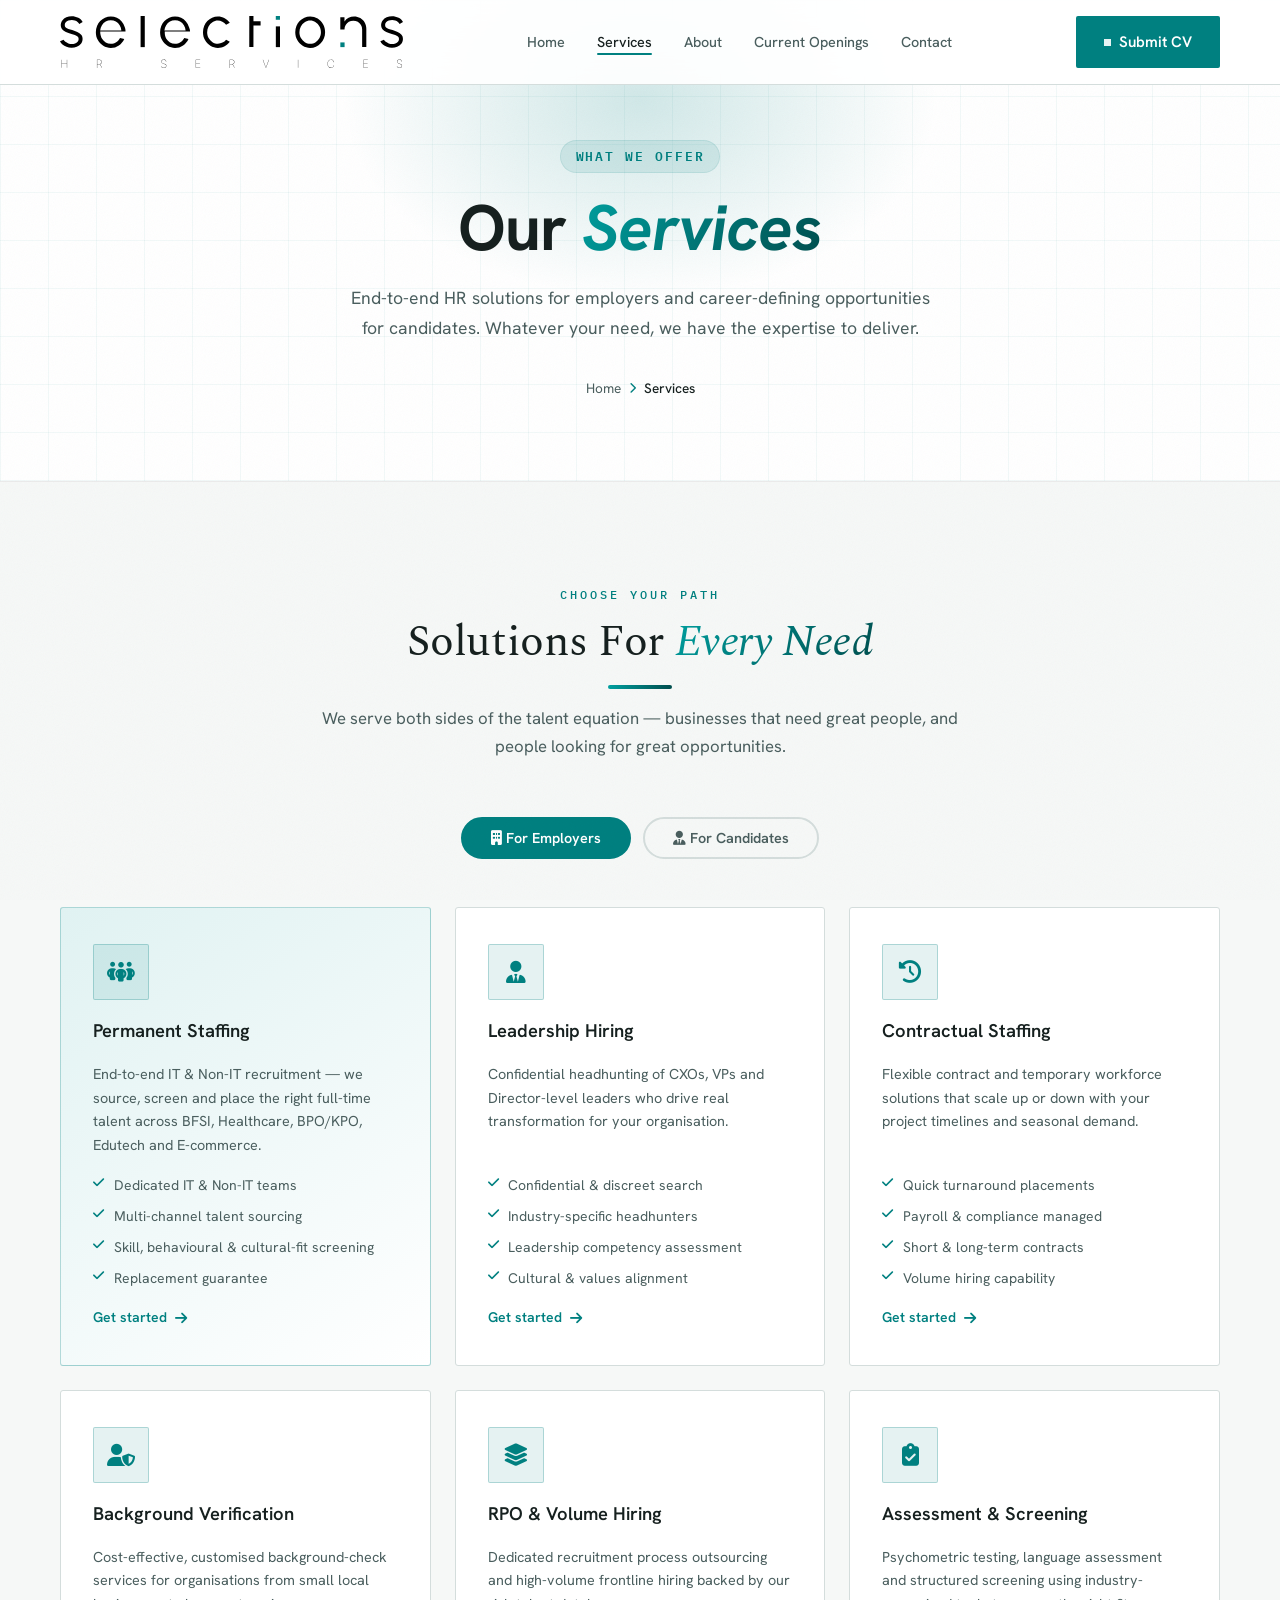
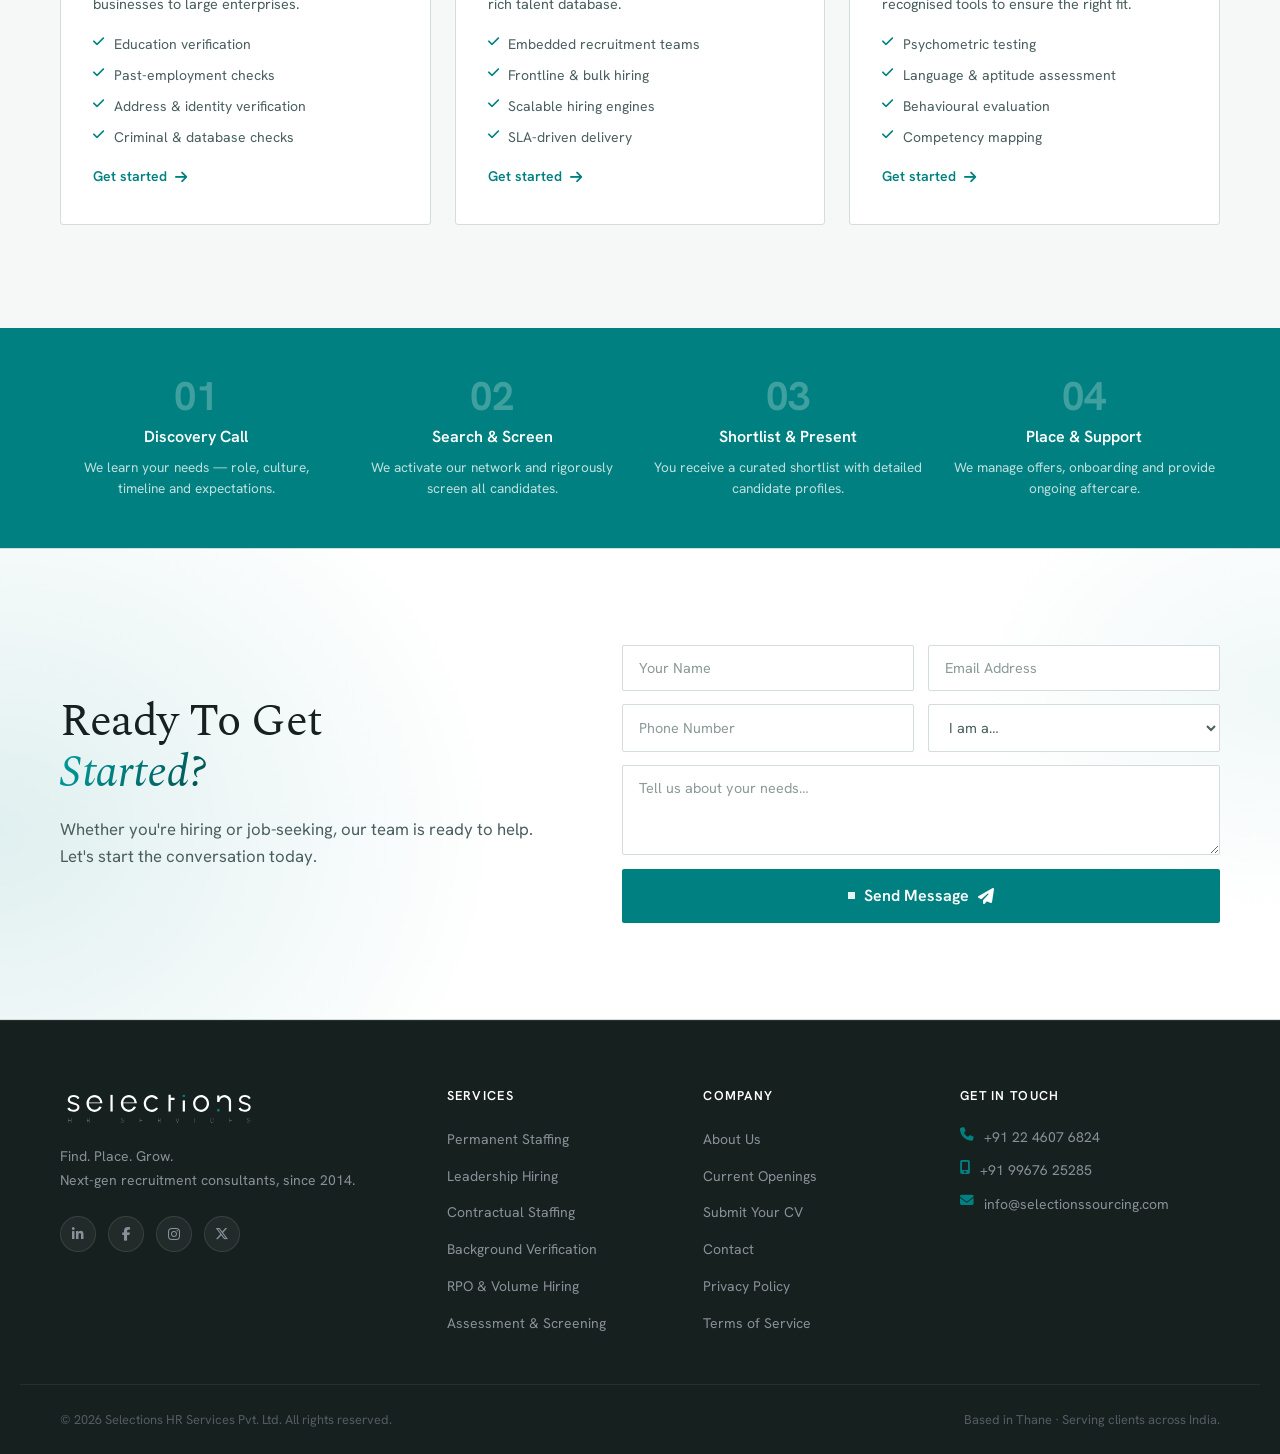
<file: services.html>
<!DOCTYPE html>
<html lang="en">

<head>
  <meta charset="UTF-8" />
  <meta name="viewport" content="width=device-width, initial-scale=1.0" />

  <!-- ── Primary SEO ── -->
  <title>Our Services — Selections Sourcing | Recruitment &amp; HR Solutions, India</title>
  <meta name="description" content="Explore Selections Sourcing's full range of recruitment and HR solutions in India — permanent staffing, leadership hiring, contractual staffing, background verification, RPO and candidate services." />
  <meta name="keywords" content="recruitment services India, permanent staffing, leadership hiring, contractual staffing, background verification, RPO, volume hiring, IT recruitment, Non-IT recruitment" />
  <meta name="author" content="Selections Sourcing" />
  <meta name="robots" content="index, follow" />
  <meta name="theme-color" content="#008080" />
  <link rel="canonical" href="https://www.selectionssourcing.com/services.html" />

  <!-- ── Open Graph ── -->
  <meta property="og:type" content="website" />
  <meta property="og:site_name" content="Selections Sourcing" />
  <meta property="og:title" content="Our Services — Selections Sourcing" />
  <meta property="og:description" content="End-to-end HR solutions for employers and career services for candidates, across India." />
  <meta property="og:url" content="https://www.selectionssourcing.com/services.html" />
  <meta property="og:image" content="https://www.selectionssourcing.com/selections-logo.png" />
  <meta property="og:locale" content="en_IN" />

  <!-- ── Twitter ── -->
  <meta name="twitter:card" content="summary_large_image" />
  <meta name="twitter:title" content="Our Services — Selections Sourcing" />
  <meta name="twitter:description" content="End-to-end HR solutions for employers and career services for candidates, across India." />
  <meta name="twitter:image" content="https://www.selectionssourcing.com/selections-logo.png" />

  <!-- ── Favicon ── -->
  <link rel="icon" type="image/svg+xml" href="logo-teal.svg" />
  <link rel="icon" type="image/png" href="selections-logo.png" />
  <link rel="apple-touch-icon" href="selections-logo.png" />

  <!-- ── Structured Data ── -->
  <script type="application/ld+json">
  {
    "@context": "https://schema.org",
    "@type": "Service",
    "serviceType": "HR Sourcing & Recruitment",
    "provider": {
      "@type": "EmploymentAgency",
      "name": "Selections Sourcing",
      "url": "https://www.selectionssourcing.com/",
      "logo": "https://www.selectionssourcing.com/selections-logo.png"
    },
    "areaServed": "IN",
    "url": "https://www.selectionssourcing.com/services.html",
    "description": "Permanent staffing, leadership hiring, contractual staffing, background verification, RPO & volume hiring and assessment & screening services.",
    "hasOfferCatalog": {
      "@type": "OfferCatalog",
      "name": "HR & Recruitment Services",
      "itemListElement": [
        { "@type": "Offer", "itemOffered": { "@type": "Service", "name": "Permanent Staffing" } },
        { "@type": "Offer", "itemOffered": { "@type": "Service", "name": "Leadership Hiring" } },
        { "@type": "Offer", "itemOffered": { "@type": "Service", "name": "Contractual Staffing" } },
        { "@type": "Offer", "itemOffered": { "@type": "Service", "name": "Background Verification" } },
        { "@type": "Offer", "itemOffered": { "@type": "Service", "name": "RPO & Volume Hiring" } },
        { "@type": "Offer", "itemOffered": { "@type": "Service", "name": "Assessment & Screening" } }
      ]
    }
  }
  </script>
  <script type="application/ld+json">
  {
    "@context": "https://schema.org",
    "@type": "BreadcrumbList",
    "itemListElement": [
      { "@type": "ListItem", "position": 1, "name": "Home", "item": "https://www.selectionssourcing.com/" },
      { "@type": "ListItem", "position": 2, "name": "Services", "item": "https://www.selectionssourcing.com/services.html" }
    ]
  }
  </script>

  <link rel="preconnect" href="https://fonts.googleapis.com" />
  <link rel="preconnect" href="https://fonts.gstatic.com" crossorigin />
  <link href="https://fonts.googleapis.com/css2?family=Hanken+Grotesk:wght@400;500;600;700&family=IBM+Plex+Mono:wght@400;500&family=Spectral:ital,wght@0,300;0,400;0,500;1,300;1,400&display=swap" rel="stylesheet" />
  <link rel="stylesheet" href="https://cdnjs.cloudflare.com/ajax/libs/font-awesome/6.5.0/css/all.min.css" />
  <link rel="stylesheet" href="style.css" />
  <style>
    /* ── PAGE HERO BANNER ── */
    .page-hero {
      position: relative;
      padding-top: 140px;
      padding-bottom: 80px;
      text-align: center;
      overflow: hidden;
      background: var(--bg-2);
      border-bottom: 1px solid rgba(0,0,0,.08);
    }
    .page-hero__bg {
      position: absolute;
      inset: 0;
      background-image:
        linear-gradient(rgba(0,128,128,.05) 1px, transparent 1px),
        linear-gradient(90deg, rgba(0,128,128,.05) 1px, transparent 1px);
      background-size: 48px 48px;
    }
    .page-hero__glow {
      position: absolute;
      top: -100px;
      left: 50%;
      transform: translateX(-50%);
      width: 600px;
      height: 400px;
      background: radial-gradient(ellipse, rgba(0,128,128,.18) 0%, transparent 70%);
      pointer-events: none;
    }
    .page-hero__inner {
      position: relative;
      z-index: 2;
    }
    .page-hero__eyebrow {
      display: inline-block;
      font-size: .8rem;
      font-weight: 600;
      letter-spacing: .15em;
      text-transform: uppercase;
      color: var(--teal);
      padding: .3rem .9rem;
      border: 1px solid var(--teal-dim);
      border-radius: 99px;
      background: var(--teal-dim);
      margin-bottom: 1.25rem;
    }
    .page-hero__title {
      font-family: var(--font-head);
      font-size: clamp(2.5rem, 5vw, 4rem);
      font-weight: 700;
      color: var(--text-head);
      line-height: 1.1;
      margin-bottom: 1.25rem;
    }
    .page-hero__desc {
      font-size: 1.1rem;
      color: var(--gray-2);
      max-width: 580px;
      margin: 0 auto 2rem;
      line-height: 1.7;
    }
    .breadcrumb {
      display: inline-flex;
      align-items: center;
      gap: .5rem;
      font-size: .85rem;
      color: var(--gray-2);
    }
    .breadcrumb a { color: var(--gray-2); transition: color var(--transition); }
    .breadcrumb a:hover { color: var(--teal); }
    .breadcrumb i { color: var(--teal); font-size: .7rem; }
    .breadcrumb span { color: var(--text-head); }

    /* ── SPLIT SERVICE TABS ── */
    .services-tabs {
      display: flex;
      justify-content: center;
      gap: .75rem;
      margin-bottom: 3rem;
      flex-wrap: wrap;
    }
    .tab-btn {
      padding: .65rem 1.75rem;
      border-radius: 99px;
      font-family: var(--font-head);
      font-weight: 600;
      font-size: .9rem;
      border: 2px solid var(--border);
      background: transparent;
      color: var(--gray-2);
      cursor: pointer;
      transition: var(--transition);
    }
    .tab-btn.active,
    .tab-btn:hover {
      background: var(--teal);
      border-color: var(--teal);
      color: var(--white);
    }

    /* ── SERVICE DETAIL CARDS ── */
    .services-detail__grid {
      display: grid;
      grid-template-columns: repeat(3, 1fr);
      gap: 1.5rem;
    }
    .svc-card {
      background: var(--bg-card);
      border: 1px solid var(--border);
      border-radius: var(--radius-lg);
      padding: 2.25rem 2rem;
      transition: transform var(--transition), border-color var(--transition), box-shadow var(--transition);
      display: flex;
      flex-direction: column;
      gap: 1rem;
    }
    .svc-card:hover {
      transform: translateY(-6px);
      border-color: rgba(0,128,128,.35);
      box-shadow: 0 12px 40px rgba(0,128,128,.12);
    }
    .svc-card--featured {
      background: linear-gradient(145deg, #e0f2f2 0%, var(--bg-card) 100%);
      border-color: rgba(0,128,128,.3);
    }
    .svc-card__icon {
      width: 56px; height: 56px;
      border-radius: var(--radius-md);
      background: var(--teal-dim);
      border: 1px solid rgba(0,128,128,.25);
      display: flex;
      align-items: center;
      justify-content: center;
      font-size: 1.4rem;
      color: var(--teal);
    }
    .svc-card h3 {
      font-family: var(--font-head);
      font-size: 1.15rem;
      font-weight: 600;
      color: var(--text-head);
    }
    .svc-card p {
      font-size: .9rem;
      color: var(--gray-2);
      line-height: 1.65;
      flex: 1;
    }
    .svc-card ul {
      display: flex;
      flex-direction: column;
      gap: .5rem;
      margin: 0;
    }
    .svc-card ul li {
      font-size: .875rem;
      color: var(--gray-2);
      display: flex;
      align-items: flex-start;
      gap: .6rem;
    }
    .svc-card ul li i {
      color: var(--teal);
      font-size: .8rem;
      margin-top: .2rem;
      flex-shrink: 0;
    }

    /* ── PROCESS STRIP ── */
    .process-strip {
      background: var(--teal);
      padding-block: 3rem;
    }
    .process-strip__inner {
      display: grid;
      grid-template-columns: repeat(4, 1fr);
      gap: 1.5rem;
      text-align: center;
    }
    .process-item__num {
      font-family: var(--font-head);
      font-size: 2.5rem;
      font-weight: 700;
      color: rgba(255,255,255,.25);
      line-height: 1;
      margin-bottom: .5rem;
    }
    .process-item h4 {
      font-family: var(--font-head);
      font-size: 1rem;
      font-weight: 600;
      color: var(--white);
      margin-bottom: .4rem;
    }
    .process-item p { font-size: .85rem; color: rgba(255,255,255,.75); line-height: 1.6; }

    /* ── TAB PANELS ── */
    .tab-panel { display: none; }
    .tab-panel.active { display: block; }

    @media (max-width: 1024px) {
      .services-detail__grid { grid-template-columns: repeat(2, 1fr); }
      .process-strip__inner { grid-template-columns: repeat(2, 1fr); }
    }
    @media (max-width: 640px) {
      .services-detail__grid { grid-template-columns: 1fr; }
      .process-strip__inner { grid-template-columns: 1fr; }
    }
  </style>
</head>

<body>

  <!-- HEADER -->
  <header class="header scrolled" id="header">
    <div class="container header__inner">
      <a href="index.html" class="logo">
        <img src="logo.svg" class="logo__svg" alt="Selections Sourcing" />
      </a>
      <nav class="nav" id="nav">
        <ul class="nav__list">
          <li><a href="index.html#home" class="nav__link">Home</a></li>
          <li><a href="services.html" class="nav__link active">Services</a></li>
          <li><a href="about.html" class="nav__link">About</a></li>
          <li><a href="index.html#jobs" class="nav__link">Current Openings</a></li>
          <li><a href="contact.html" class="nav__link">Contact</a></li>
        </ul>
      </nav>
      <div class="header__actions">
        <a href="submit-cv.html" class="btn btn--teal">Submit CV</a>
        <button class="nav__toggle" id="navToggle" aria-label="Toggle menu">
          <span></span><span></span><span></span>
        </button>
      </div>
    </div>
  </header>


  <!-- QUICK NAV — scrollable section shortcuts (mobile) -->
  <nav class="quicknav" aria-label="Quick navigation">
    <div class="quicknav__track">
      <a href="index.html#home" class="quicknav__chip"><i class="fa-solid fa-house"></i> Home</a>
      <a href="services.html" class="quicknav__chip active"><i class="fa-solid fa-briefcase"></i> Services</a>
      <a href="about.html" class="quicknav__chip"><i class="fa-solid fa-building-user"></i> About</a>
      <a href="index.html#jobs" class="quicknav__chip"><i class="fa-solid fa-magnifying-glass"></i> Openings</a>
      <a href="contact.html" class="quicknav__chip"><i class="fa-solid fa-envelope"></i> Contact</a>
      <a href="submit-cv.html" class="quicknav__chip quicknav__chip--teal"><i class="fa-solid fa-file-arrow-up"></i> Submit CV</a>
    </div>
  </nav>


  <!-- PAGE HERO BANNER -->
  <section class="page-hero">
    <div class="page-hero__bg"></div>
    <div class="page-hero__glow"></div>
    <div class="container page-hero__inner">
      <p class="page-hero__eyebrow">What We Offer</p>
      <h1 class="page-hero__title">Our <span class="highlight">Services</span></h1>
      <p class="page-hero__desc">
        End-to-end HR solutions for employers and career-defining opportunities for candidates.
        Whatever your need, we have the expertise to deliver.
      </p>
      <div class="breadcrumb">
        <a href="index.html">Home</a>
        <i class="fa-solid fa-chevron-right"></i>
        <span>Services</span>
      </div>
    </div>
  </section>


  <!-- SERVICES TABS + CONTENT -->
  <section class="section" style="background: var(--bg);">
    <div class="container">

      <div class="section__header">
        <p class="section__eyebrow">Choose Your Path</p>
        <h2 class="section__title">Solutions For <span class="highlight">Every Need</span></h2>
        <p class="section__desc">We serve both sides of the talent equation — businesses that need great people, and people looking for great opportunities.</p>
      </div>

      <div class="services-tabs">
        <button class="tab-btn active" onclick="switchTab('employers', this)">
          <i class="fa-solid fa-building"></i> For Employers
        </button>
        <button class="tab-btn" onclick="switchTab('candidates', this)">
          <i class="fa-solid fa-user-tie"></i> For Candidates
        </button>
      </div>

      <!-- EMPLOYERS TAB -->
      <div class="tab-panel active" id="tab-employers">
        <div class="services-detail__grid">

          <div class="svc-card svc-card--featured">
            <div class="svc-card__icon"><i class="fa-solid fa-people-group"></i></div>
            <h3>Permanent Staffing</h3>
            <p>End-to-end IT &amp; Non-IT recruitment — we source, screen and place the right full-time talent across BFSI, Healthcare, BPO/KPO, Edutech and E-commerce.</p>
            <ul>
              <li><i class="fa-solid fa-check"></i> Dedicated IT &amp; Non-IT teams</li>
              <li><i class="fa-solid fa-check"></i> Multi-channel talent sourcing</li>
              <li><i class="fa-solid fa-check"></i> Skill, behavioural &amp; cultural-fit screening</li>
              <li><i class="fa-solid fa-check"></i> Replacement guarantee</li>
            </ul>
            <a href="contact.html" class="link-arrow">Get started <i class="fa-solid fa-arrow-right"></i></a>
          </div>

          <div class="svc-card">
            <div class="svc-card__icon"><i class="fa-solid fa-user-tie"></i></div>
            <h3>Leadership Hiring</h3>
            <p>Confidential headhunting of CXOs, VPs and Director-level leaders who drive real transformation for your organisation.</p>
            <ul>
              <li><i class="fa-solid fa-check"></i> Confidential &amp; discreet search</li>
              <li><i class="fa-solid fa-check"></i> Industry-specific headhunters</li>
              <li><i class="fa-solid fa-check"></i> Leadership competency assessment</li>
              <li><i class="fa-solid fa-check"></i> Cultural &amp; values alignment</li>
            </ul>
            <a href="contact.html" class="link-arrow">Get started <i class="fa-solid fa-arrow-right"></i></a>
          </div>

          <div class="svc-card">
            <div class="svc-card__icon"><i class="fa-solid fa-clock-rotate-left"></i></div>
            <h3>Contractual Staffing</h3>
            <p>Flexible contract and temporary workforce solutions that scale up or down with your project timelines and seasonal demand.</p>
            <ul>
              <li><i class="fa-solid fa-check"></i> Quick turnaround placements</li>
              <li><i class="fa-solid fa-check"></i> Payroll &amp; compliance managed</li>
              <li><i class="fa-solid fa-check"></i> Short &amp; long-term contracts</li>
              <li><i class="fa-solid fa-check"></i> Volume hiring capability</li>
            </ul>
            <a href="contact.html" class="link-arrow">Get started <i class="fa-solid fa-arrow-right"></i></a>
          </div>

          <div class="svc-card">
            <div class="svc-card__icon"><i class="fa-solid fa-user-shield"></i></div>
            <h3>Background Verification</h3>
            <p>Cost-effective, customised background-check services for organisations from small local businesses to large enterprises.</p>
            <ul>
              <li><i class="fa-solid fa-check"></i> Education verification</li>
              <li><i class="fa-solid fa-check"></i> Past-employment checks</li>
              <li><i class="fa-solid fa-check"></i> Address &amp; identity verification</li>
              <li><i class="fa-solid fa-check"></i> Criminal &amp; database checks</li>
            </ul>
            <a href="contact.html" class="link-arrow">Get started <i class="fa-solid fa-arrow-right"></i></a>
          </div>

          <div class="svc-card">
            <div class="svc-card__icon"><i class="fa-solid fa-layer-group"></i></div>
            <h3>RPO &amp; Volume Hiring</h3>
            <p>Dedicated recruitment process outsourcing and high-volume frontline hiring backed by our rich talent database.</p>
            <ul>
              <li><i class="fa-solid fa-check"></i> Embedded recruitment teams</li>
              <li><i class="fa-solid fa-check"></i> Frontline &amp; bulk hiring</li>
              <li><i class="fa-solid fa-check"></i> Scalable hiring engines</li>
              <li><i class="fa-solid fa-check"></i> SLA-driven delivery</li>
            </ul>
            <a href="contact.html" class="link-arrow">Get started <i class="fa-solid fa-arrow-right"></i></a>
          </div>

          <div class="svc-card">
            <div class="svc-card__icon"><i class="fa-solid fa-clipboard-check"></i></div>
            <h3>Assessment &amp; Screening</h3>
            <p>Psychometric testing, language assessment and structured screening using industry-recognised tools to ensure the right fit.</p>
            <ul>
              <li><i class="fa-solid fa-check"></i> Psychometric testing</li>
              <li><i class="fa-solid fa-check"></i> Language &amp; aptitude assessment</li>
              <li><i class="fa-solid fa-check"></i> Behavioural evaluation</li>
              <li><i class="fa-solid fa-check"></i> Competency mapping</li>
            </ul>
            <a href="contact.html" class="link-arrow">Get started <i class="fa-solid fa-arrow-right"></i></a>
          </div>

        </div>
      </div>

      <!-- CANDIDATES TAB -->
      <div class="tab-panel" id="tab-candidates">
        <div class="services-detail__grid">

          <div class="svc-card svc-card--featured">
            <div class="svc-card__icon"><i class="fa-solid fa-briefcase"></i></div>
            <h3>Job Placement</h3>
            <p>We match your skills and ambitions to roles that genuinely fit — permanent, contract or executive positions.</p>
            <ul>
              <li><i class="fa-solid fa-check"></i> Access to 200+ live roles</li>
              <li><i class="fa-solid fa-check"></i> Matched to your career goals</li>
              <li><i class="fa-solid fa-check"></i> Confidential job search</li>
              <li><i class="fa-solid fa-check"></i> Salary negotiation support</li>
            </ul>
            <a href="submit-cv.html" class="link-arrow">Submit your CV <i class="fa-solid fa-arrow-right"></i></a>
          </div>

          <div class="svc-card">
            <div class="svc-card__icon"><i class="fa-solid fa-file-pen"></i></div>
            <h3>CV & Profile Review</h3>
            <p>Our consultants review and advise on your CV to ensure it stands out to the right employers in your sector.</p>
            <ul>
              <li><i class="fa-solid fa-check"></i> Professional CV feedback</li>
              <li><i class="fa-solid fa-check"></i> LinkedIn profile optimisation</li>
              <li><i class="fa-solid fa-check"></i> Cover letter guidance</li>
              <li><i class="fa-solid fa-check"></i> Personal brand advice</li>
            </ul>
            <a href="contact.html" class="link-arrow">Get reviewed <i class="fa-solid fa-arrow-right"></i></a>
          </div>

          <div class="svc-card">
            <div class="svc-card__icon"><i class="fa-solid fa-comments"></i></div>
            <h3>Interview Preparation</h3>
            <p>We prepare you for interviews with the specific employer — so you walk in confident and leave with an offer.</p>
            <ul>
              <li><i class="fa-solid fa-check"></i> Role-specific prep sessions</li>
              <li><i class="fa-solid fa-check"></i> Common question coaching</li>
              <li><i class="fa-solid fa-check"></i> Company & culture briefing</li>
              <li><i class="fa-solid fa-check"></i> Mock interview practice</li>
            </ul>
            <a href="contact.html" class="link-arrow">Get prepared <i class="fa-solid fa-arrow-right"></i></a>
          </div>

          <div class="svc-card">
            <div class="svc-card__icon"><i class="fa-solid fa-handshake"></i></div>
            <h3>Offer Negotiation</h3>
            <p>We act as your advocate at offer stage — ensuring you receive the package that reflects your true value.</p>
            <ul>
              <li><i class="fa-solid fa-check"></i> Market salary benchmarking</li>
              <li><i class="fa-solid fa-check"></i> Benefits negotiation</li>
              <li><i class="fa-solid fa-check"></i> Contract review guidance</li>
              <li><i class="fa-solid fa-check"></i> Counter-offer handling</li>
            </ul>
            <a href="contact.html" class="link-arrow">Get support <i class="fa-solid fa-arrow-right"></i></a>
          </div>

          <div class="svc-card">
            <div class="svc-card__icon"><i class="fa-solid fa-compass"></i></div>
            <h3>Career Guidance</h3>
            <p>Not sure of your next move? Our consultants provide honest, experienced career direction at no cost.</p>
            <ul>
              <li><i class="fa-solid fa-check"></i> Career path mapping</li>
              <li><i class="fa-solid fa-check"></i> Industry insights & trends</li>
              <li><i class="fa-solid fa-check"></i> Upskilling recommendations</li>
              <li><i class="fa-solid fa-check"></i> Networking advice</li>
            </ul>
            <a href="contact.html" class="link-arrow">Book a chat <i class="fa-solid fa-arrow-right"></i></a>
          </div>

          <div class="svc-card">
            <div class="svc-card__icon"><i class="fa-solid fa-user-check"></i></div>
            <h3>Onboarding Support</h3>
            <p>We stay in touch after placement to ensure your transition is smooth and you hit the ground running.</p>
            <ul>
              <li><i class="fa-solid fa-check"></i> 30/60/90 day check-ins</li>
              <li><i class="fa-solid fa-check"></i> Employer liaison if needed</li>
              <li><i class="fa-solid fa-check"></i> Settling-in support</li>
              <li><i class="fa-solid fa-check"></i> Long-term relationship</li>
            </ul>
            <a href="contact.html" class="link-arrow">Learn more <i class="fa-solid fa-arrow-right"></i></a>
          </div>

        </div>
      </div>

    </div>
  </section>


  <!-- PROCESS STRIP -->
  <div class="process-strip">
    <div class="container process-strip__inner">
      <div class="process-item">
        <div class="process-item__num">01</div>
        <h4>Discovery Call</h4>
        <p>We learn your needs — role, culture, timeline and expectations.</p>
      </div>
      <div class="process-item">
        <div class="process-item__num">02</div>
        <h4>Search & Screen</h4>
        <p>We activate our network and rigorously screen all candidates.</p>
      </div>
      <div class="process-item">
        <div class="process-item__num">03</div>
        <h4>Shortlist & Present</h4>
        <p>You receive a curated shortlist with detailed candidate profiles.</p>
      </div>
      <div class="process-item">
        <div class="process-item__num">04</div>
        <h4>Place & Support</h4>
        <p>We manage offers, onboarding and provide ongoing aftercare.</p>
      </div>
    </div>
  </div>


  <!-- CTA BANNER -->
  <section class="cta-banner" id="contact">
    <div class="container cta-banner__inner">
      <div class="cta-banner__left">
        <h2>Ready To Get <br /><span class="highlight">Started?</span></h2>
        <p>Whether you're hiring or job-seeking, our team is ready to help. Let's start the conversation today.</p>
      </div>
      <div class="cta-banner__right">
        <form class="contact-form" onsubmit="handleSubmit(event)">
          <div class="form-row">
            <input type="text" placeholder="Your Name" required />
            <input type="email" placeholder="Email Address" required />
          </div>
          <div class="form-row">
            <input type="tel" placeholder="Phone Number" />
            <select>
              <option value="" disabled selected>I am a…</option>
              <option>Employer – I want to hire</option>
              <option>Candidate – I'm looking for work</option>
              <option>Both</option>
            </select>
          </div>
          <textarea placeholder="Tell us about your needs…" rows="3"></textarea>
          <button type="submit" class="btn btn--teal btn--lg btn--full">
            Send Message <i class="fa-solid fa-paper-plane"></i>
          </button>
        </form>
      </div>
    </div>
  </section>


  <!-- FOOTER -->
  <footer class="footer">
    <div class="container footer__grid">
      <div class="footer__brand">
        <img src="logo-white.svg" class="footer__logo" alt="Selections Sourcing" />
        <p class="footer__tagline">Find. Place. Grow.<br />Next-gen recruitment consultants, since 2014.</p>
        <div class="footer__socials">
          <a href="#" aria-label="LinkedIn"><i class="fa-brands fa-linkedin-in"></i></a>
          <a href="#" aria-label="Facebook"><i class="fa-brands fa-facebook-f"></i></a>
          <a href="#" aria-label="Instagram"><i class="fa-brands fa-instagram"></i></a>
          <a href="#" aria-label="Twitter/X"><i class="fa-brands fa-x-twitter"></i></a>
        </div>
      </div>
      <div class="footer__col">
        <h5>Services</h5>
        <ul>
          <li><a href="services.html">Permanent Staffing</a></li>
          <li><a href="services.html">Leadership Hiring</a></li>
          <li><a href="services.html">Contractual Staffing</a></li>
          <li><a href="services.html">Background Verification</a></li>
          <li><a href="services.html">RPO &amp; Volume Hiring</a></li>
          <li><a href="services.html">Assessment &amp; Screening</a></li>
        </ul>
      </div>
      <div class="footer__col">
        <h5>Company</h5>
        <ul>
          <li><a href="about.html">About Us</a></li>
          <li><a href="index.html#jobs">Current Openings</a></li>
          <li><a href="submit-cv.html">Submit Your CV</a></li>
          <li><a href="contact.html">Contact</a></li>
          <li><a href="#">Privacy Policy</a></li>
          <li><a href="#">Terms of Service</a></li>
        </ul>
      </div>
      <div class="footer__col">
        <h5>Get In Touch</h5>
        <ul class="footer__contact">
          <li><i class="fa-solid fa-phone"></i> +91 22 4607 6824</li>
          <li><i class="fa-solid fa-mobile-screen"></i> +91 99676 25285</li>
          <li><i class="fa-solid fa-envelope"></i> info@selectionssourcing.com</li>
        </ul>
      </div>
    </div>
    <div class="footer__bottom">
      <div class="container footer__bottom-inner">
        <p>&copy; 2026 Selections HR Services Pvt. Ltd. All rights reserved.</p>
        <p>Based in Thane &middot; Serving clients across India.</p>
      </div>
    </div>
  </footer>

  <div class="toast" id="toast">
    <i class="fa-solid fa-circle-check"></i>
    <span>Message sent! We'll be in touch soon.</span>
  </div>

  <script src="script.js"></script>
  <script>
    function switchTab(tab, btn) {
      document.querySelectorAll('.tab-panel').forEach(p => p.classList.remove('active'));
      document.querySelectorAll('.tab-btn').forEach(b => b.classList.remove('active'));
      document.getElementById('tab-' + tab).classList.add('active');
      btn.classList.add('active');
    }
  </script>
</body>

</html>
</file>
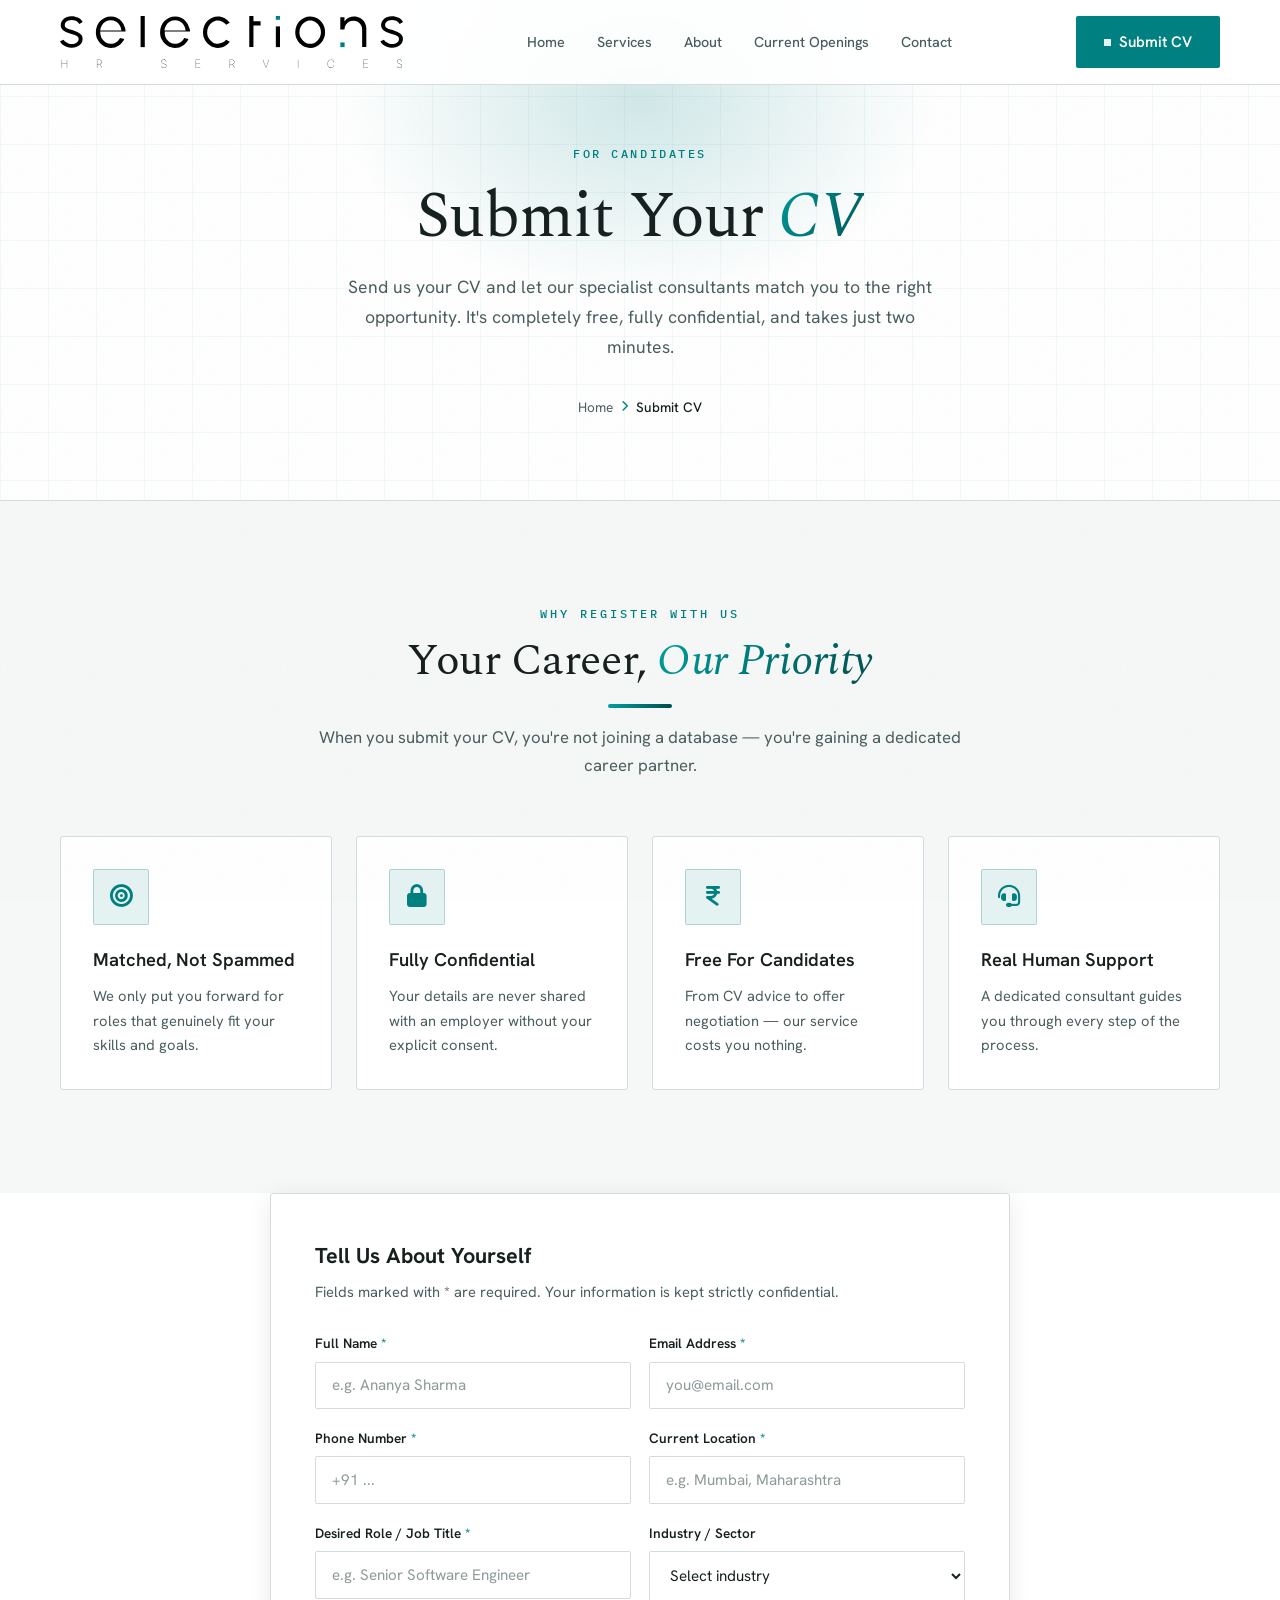
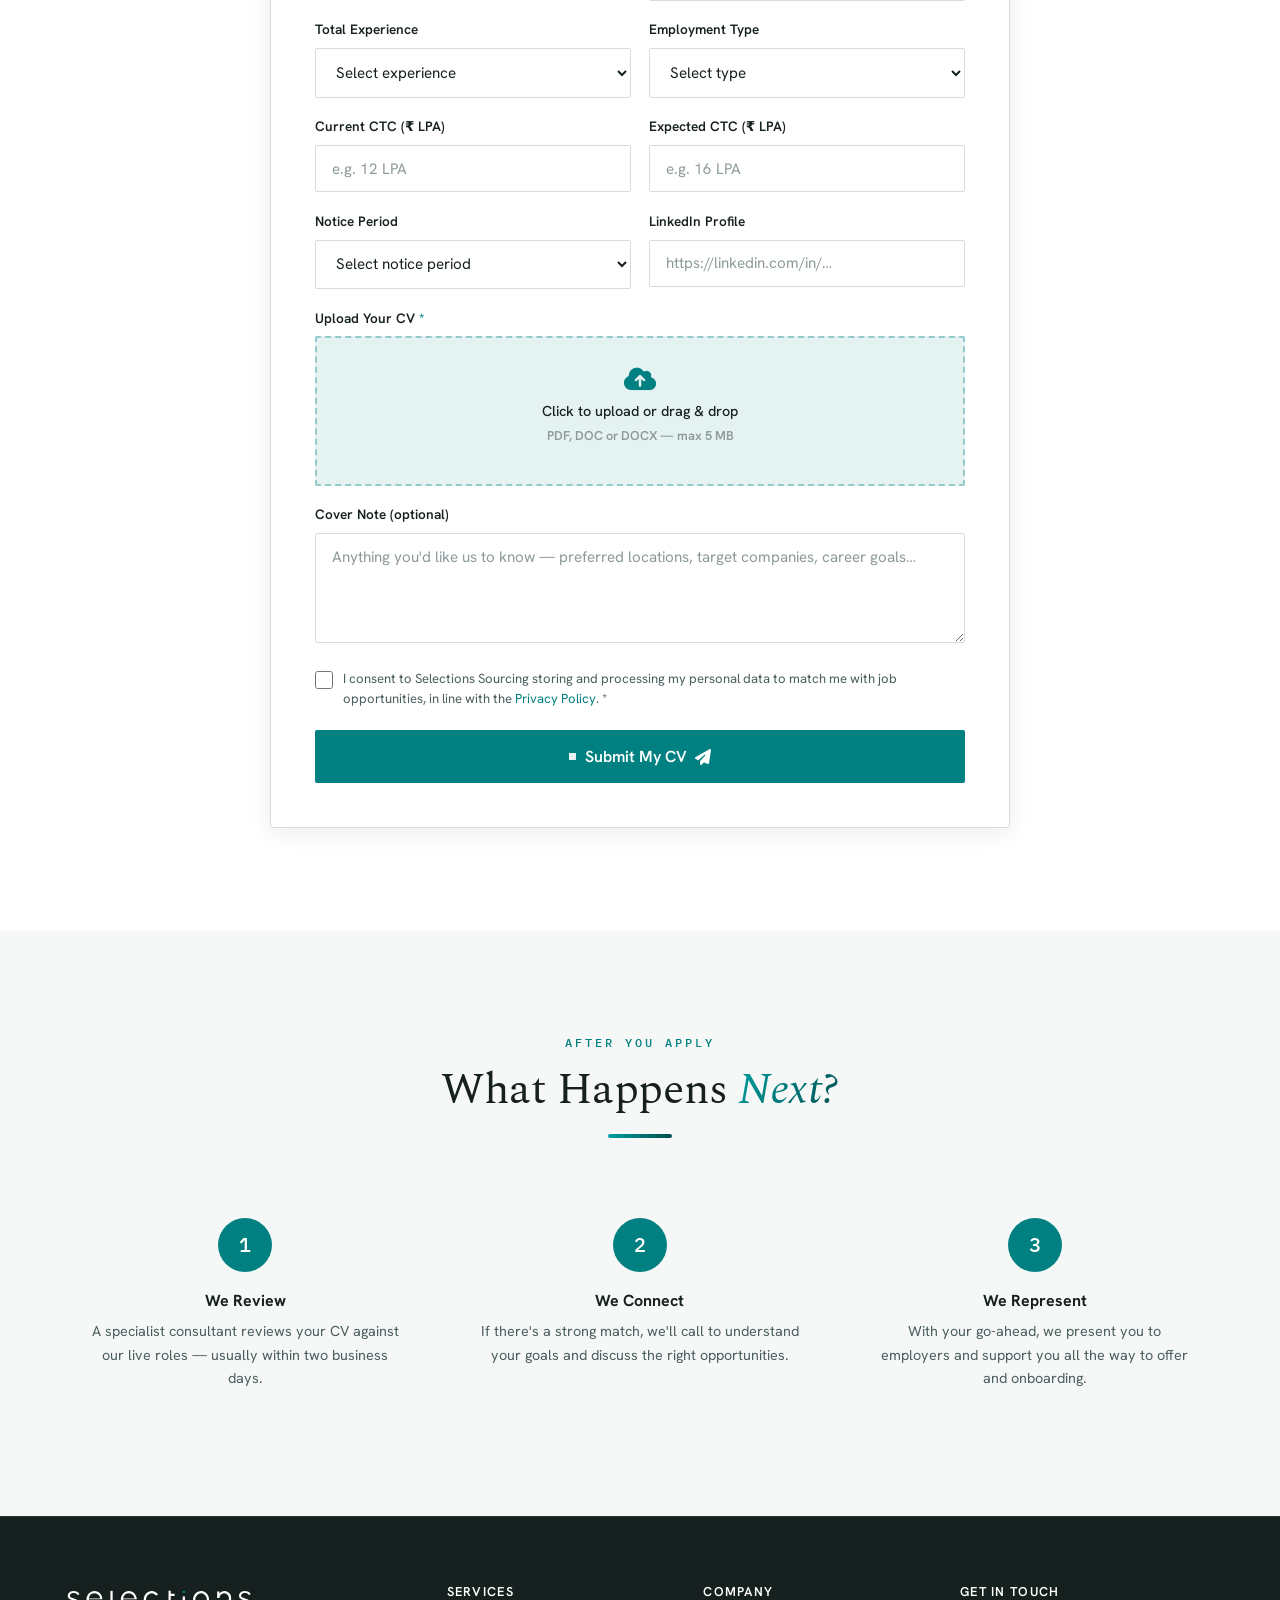
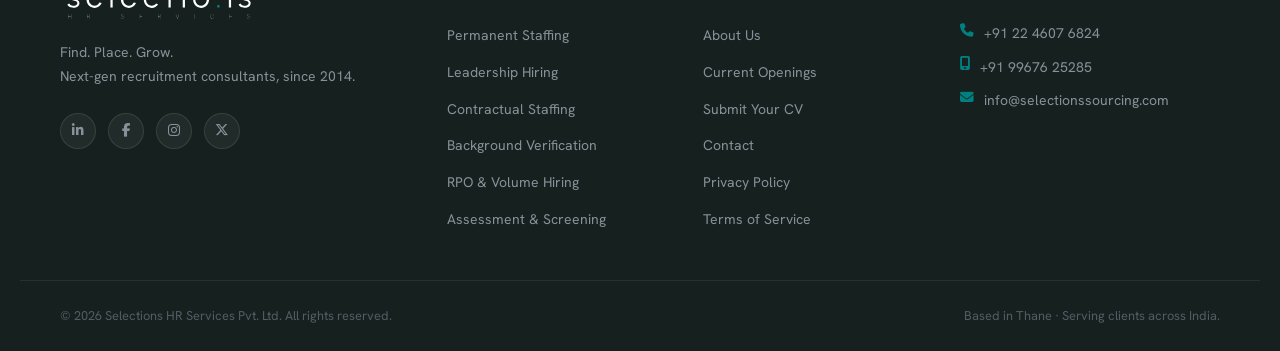
<file: submit-cv.html>
<!DOCTYPE html>
<html lang="en-IN">

<head>
  <meta charset="UTF-8" />
  <meta name="viewport" content="width=device-width, initial-scale=1.0" />

  <!-- ── Primary SEO ── -->
  <title>Submit Your CV — Selections Sourcing | Apply for Jobs in India</title>
  <meta name="description" content="Submit your CV to Selections Sourcing and get matched to live job opportunities across India. Free, confidential and handled by specialist recruitment consultants." />
  <meta name="keywords" content="submit CV India, upload resume, apply for jobs, job seeker registration, recruitment agency CV, find jobs Mumbai Bengaluru" />
  <meta name="author" content="Selections Sourcing" />
  <meta name="robots" content="index, follow" />
  <meta name="theme-color" content="#008080" />
  <link rel="canonical" href="https://www.selectionssourcing.com/submit-cv.html" />

  <!-- ── Open Graph ── -->
  <meta property="og:type" content="website" />
  <meta property="og:site_name" content="Selections Sourcing" />
  <meta property="og:title" content="Submit Your CV — Selections Sourcing" />
  <meta property="og:description" content="Send us your CV and get matched to live opportunities across India. Free and confidential." />
  <meta property="og:url" content="https://www.selectionssourcing.com/submit-cv.html" />
  <meta property="og:image" content="https://www.selectionssourcing.com/selections-logo.png" />
  <meta property="og:locale" content="en_IN" />

  <!-- ── Twitter ── -->
  <meta name="twitter:card" content="summary_large_image" />
  <meta name="twitter:title" content="Submit Your CV — Selections Sourcing" />
  <meta name="twitter:description" content="Send us your CV and get matched to live opportunities across India. Free and confidential." />
  <meta name="twitter:image" content="https://www.selectionssourcing.com/selections-logo.png" />

  <!-- ── Favicon ── -->
  <link rel="icon" type="image/svg+xml" href="logo-teal.svg" />
  <link rel="icon" type="image/png" href="selections-logo.png" />
  <link rel="apple-touch-icon" href="selections-logo.png" />

  <!-- ── Fonts & Styles ── -->
  <link rel="preconnect" href="https://fonts.googleapis.com" />
  <link rel="preconnect" href="https://fonts.gstatic.com" crossorigin />
  <link href="https://fonts.googleapis.com/css2?family=Hanken+Grotesk:wght@400;500;600;700&family=IBM+Plex+Mono:wght@400;500&family=Spectral:ital,wght@0,300;0,400;0,500;1,300;1,400&display=swap" rel="stylesheet" />
  <link rel="stylesheet" href="https://cdnjs.cloudflare.com/ajax/libs/font-awesome/6.5.0/css/all.min.css" />
  <link rel="stylesheet" href="style.css" />

  <!-- ── Structured Data ── -->
  <script type="application/ld+json">
  {
    "@context": "https://schema.org",
    "@type": "WebPage",
    "name": "Submit Your CV — Selections Sourcing",
    "url": "https://www.selectionssourcing.com/submit-cv.html",
    "description": "Submit your CV to be matched to live job opportunities across India.",
    "isPartOf": {
      "@type": "WebSite",
      "name": "Selections Sourcing",
      "url": "https://www.selectionssourcing.com/"
    },
    "publisher": {
      "@type": "EmploymentAgency",
      "name": "Selections Sourcing",
      "url": "https://www.selectionssourcing.com/",
      "logo": "https://www.selectionssourcing.com/selections-logo.png"
    }
  }
  </script>
  <script type="application/ld+json">
  {
    "@context": "https://schema.org",
    "@type": "BreadcrumbList",
    "itemListElement": [
      { "@type": "ListItem", "position": 1, "name": "Home", "item": "https://www.selectionssourcing.com/" },
      { "@type": "ListItem", "position": 2, "name": "Submit CV", "item": "https://www.selectionssourcing.com/submit-cv.html" }
    ]
  }
  </script>
</head>

<body>

  <!-- HEADER -->
  <header class="header scrolled" id="header">
    <div class="container header__inner">
      <a href="index.html" class="logo">
        <img src="logo.svg" class="logo__svg" alt="Selections Sourcing" />
      </a>
      <nav class="nav" id="nav">
        <ul class="nav__list">
          <li><a href="index.html#home" class="nav__link">Home</a></li>
          <li><a href="services.html" class="nav__link">Services</a></li>
          <li><a href="about.html" class="nav__link">About</a></li>
          <li><a href="index.html#jobs" class="nav__link">Current Openings</a></li>
          <li><a href="contact.html" class="nav__link">Contact</a></li>
        </ul>
      </nav>
      <div class="header__actions">
        <a href="submit-cv.html" class="btn btn--teal">Submit CV</a>
        <button class="nav__toggle" id="navToggle" aria-label="Toggle menu">
          <span></span><span></span><span></span>
        </button>
      </div>
    </div>
  </header>


  <!-- QUICK NAV — scrollable section shortcuts (mobile) -->
  <nav class="quicknav" aria-label="Quick navigation">
    <div class="quicknav__track">
      <a href="index.html#home" class="quicknav__chip"><i class="fa-solid fa-house"></i> Home</a>
      <a href="services.html" class="quicknav__chip"><i class="fa-solid fa-briefcase"></i> Services</a>
      <a href="about.html" class="quicknav__chip"><i class="fa-solid fa-building-user"></i> About</a>
      <a href="index.html#jobs" class="quicknav__chip"><i class="fa-solid fa-magnifying-glass"></i> Openings</a>
      <a href="contact.html" class="quicknav__chip"><i class="fa-solid fa-envelope"></i> Contact</a>
      <a href="submit-cv.html" class="quicknav__chip quicknav__chip--teal"><i class="fa-solid fa-file-arrow-up"></i> Submit CV</a>
    </div>
  </nav>


  <!-- PAGE HERO -->
  <section class="page-hero">
    <div class="page-hero__bg"></div>
    <div class="page-hero__glow"></div>
    <div class="container page-hero__inner">
      <p class="page-hero__eyebrow">For Candidates</p>
      <h1 class="page-hero__title">Submit Your <span class="highlight">CV</span></h1>
      <p class="page-hero__desc">
        Send us your CV and let our specialist consultants match you to the right opportunity.
        It's completely free, fully confidential, and takes just two minutes.
      </p>
      <div class="breadcrumb">
        <a href="index.html">Home</a>
        <i class="fa-solid fa-chevron-right"></i>
        <span>Submit CV</span>
      </div>
    </div>
  </section>


  <!-- BENEFITS -->
  <section class="section">
    <div class="container">
      <div class="section__header">
        <p class="section__eyebrow">Why Register With Us</p>
        <h2 class="section__title">Your Career, <span class="highlight">Our Priority</span></h2>
        <p class="section__desc">When you submit your CV, you're not joining a database — you're gaining a dedicated career partner.</p>
      </div>
      <div class="cards-grid cards-grid--4">
        <div class="info-card">
          <div class="info-card__icon"><i class="fa-solid fa-bullseye"></i></div>
          <h3>Matched, Not Spammed</h3>
          <p>We only put you forward for roles that genuinely fit your skills and goals.</p>
        </div>
        <div class="info-card">
          <div class="info-card__icon"><i class="fa-solid fa-lock"></i></div>
          <h3>Fully Confidential</h3>
          <p>Your details are never shared with an employer without your explicit consent.</p>
        </div>
        <div class="info-card">
          <div class="info-card__icon"><i class="fa-solid fa-indian-rupee-sign"></i></div>
          <h3>Free For Candidates</h3>
          <p>From CV advice to offer negotiation — our service costs you nothing.</p>
        </div>
        <div class="info-card">
          <div class="info-card__icon"><i class="fa-solid fa-headset"></i></div>
          <h3>Real Human Support</h3>
          <p>A dedicated consultant guides you through every step of the process.</p>
        </div>
      </div>
    </div>
  </section>


  <!-- CV FORM -->
  <section class="section" style="background: var(--bg-2); padding-top: 0;">
    <div class="container" style="max-width: 820px;">
      <div class="form-card">
        <h3>Tell Us About Yourself</h3>
        <p class="form-card__sub">Fields marked with <span class="req">*</span> are required. Your information is kept strictly confidential.</p>

        <!--
          NOTE: This is a static demo form — on submit it shows a confirmation toast only.
          To receive real submissions (including the uploaded CV file), connect it to a
          form backend such as Formspree, Web3Forms, or your own server endpoint, e.g.:
            <form action="https://formspree.io/f/your-id" method="POST" enctype="multipart/form-data">
          Then remove the onsubmit="handleSubmit(event)" handler.
        -->
        <form onsubmit="handleSubmit(event)">

          <!-- Personal details -->
          <div class="field-grid">
            <div class="field">
              <label>Full Name <span class="req">*</span></label>
              <input type="text" name="name" placeholder="e.g. Ananya Sharma" required />
            </div>
            <div class="field">
              <label>Email Address <span class="req">*</span></label>
              <input type="email" name="email" placeholder="you@email.com" required />
            </div>
          </div>

          <div class="field-grid">
            <div class="field">
              <label>Phone Number <span class="req">*</span></label>
              <input type="tel" name="phone" placeholder="+91 ..." required />
            </div>
            <div class="field">
              <label>Current Location <span class="req">*</span></label>
              <input type="text" name="location" placeholder="e.g. Mumbai, Maharashtra" required />
            </div>
          </div>

          <!-- Professional details -->
          <div class="field-grid">
            <div class="field">
              <label>Desired Role / Job Title <span class="req">*</span></label>
              <input type="text" name="role" placeholder="e.g. Senior Software Engineer" required />
            </div>
            <div class="field">
              <label>Industry / Sector</label>
              <select name="industry">
                <option value="" disabled selected>Select industry</option>
                <option>Finance &amp; Banking</option>
                <option>Information Technology</option>
                <option>Manufacturing &amp; Engineering</option>
                <option>Healthcare &amp; Pharma</option>
                <option>Retail &amp; FMCG</option>
                <option>Logistics &amp; Supply Chain</option>
                <option>Sales &amp; Marketing</option>
                <option>Human Resources</option>
                <option>Other</option>
              </select>
            </div>
          </div>

          <div class="field-grid">
            <div class="field">
              <label>Total Experience</label>
              <select name="experience">
                <option value="" disabled selected>Select experience</option>
                <option>Fresher (0–1 years)</option>
                <option>1–3 years</option>
                <option>3–5 years</option>
                <option>5–10 years</option>
                <option>10+ years</option>
              </select>
            </div>
            <div class="field">
              <label>Employment Type</label>
              <select name="employment_type">
                <option value="" disabled selected>Select type</option>
                <option>Permanent / Full-time</option>
                <option>Contract</option>
                <option>Temporary</option>
                <option>Open to any</option>
              </select>
            </div>
          </div>

          <div class="field-grid">
            <div class="field">
              <label>Current CTC (₹ LPA)</label>
              <input type="text" name="current_ctc" placeholder="e.g. 12 LPA" />
            </div>
            <div class="field">
              <label>Expected CTC (₹ LPA)</label>
              <input type="text" name="expected_ctc" placeholder="e.g. 16 LPA" />
            </div>
          </div>

          <div class="field-grid">
            <div class="field">
              <label>Notice Period</label>
              <select name="notice_period">
                <option value="" disabled selected>Select notice period</option>
                <option>Immediate / Serving notice</option>
                <option>15 days</option>
                <option>30 days</option>
                <option>60 days</option>
                <option>90 days</option>
              </select>
            </div>
            <div class="field">
              <label>LinkedIn Profile</label>
              <input type="url" name="linkedin" placeholder="https://linkedin.com/in/…" />
            </div>
          </div>

          <!-- CV upload -->
          <div class="field">
            <label>Upload Your CV <span class="req">*</span></label>
            <label class="file-drop" for="cvFile">
              <i class="fa-solid fa-cloud-arrow-up"></i>
              <p>Click to upload or drag &amp; drop</p>
              <span>PDF, DOC or DOCX — max 5 MB</span>
              <input type="file" id="cvFile" name="cv" accept=".pdf,.doc,.docx" required />
              <div class="file-drop__name" id="cvFileName"></div>
            </label>
          </div>

          <!-- Cover note -->
          <div class="field">
            <label>Cover Note (optional)</label>
            <textarea name="message" placeholder="Anything you'd like us to know — preferred locations, target companies, career goals…"></textarea>
          </div>

          <!-- Consent -->
          <label class="consent">
            <input type="checkbox" required />
            <span>I consent to Selections Sourcing storing and processing my personal data to match me with job opportunities, in line with the <a href="#">Privacy Policy</a>. *</span>
          </label>

          <button type="submit" class="btn btn--teal btn--lg btn--full">
            Submit My CV <i class="fa-solid fa-paper-plane"></i>
          </button>
        </form>
      </div>
    </div>
  </section>


  <!-- WHAT HAPPENS NEXT -->
  <section class="section">
    <div class="container">
      <div class="section__header">
        <p class="section__eyebrow">After You Apply</p>
        <h2 class="section__title">What Happens <span class="highlight">Next?</span></h2>
      </div>
      <div class="next-steps">
        <div class="next-step">
          <div class="next-step__num">1</div>
          <h4>We Review</h4>
          <p>A specialist consultant reviews your CV against our live roles — usually within two business days.</p>
        </div>
        <div class="next-step">
          <div class="next-step__num">2</div>
          <h4>We Connect</h4>
          <p>If there's a strong match, we'll call to understand your goals and discuss the right opportunities.</p>
        </div>
        <div class="next-step">
          <div class="next-step__num">3</div>
          <h4>We Represent</h4>
          <p>With your go-ahead, we present you to employers and support you all the way to offer and onboarding.</p>
        </div>
      </div>
    </div>
  </section>


  <!-- FOOTER -->
  <footer class="footer">
    <div class="container footer__grid">
      <div class="footer__brand">
        <img src="logo-white.svg" class="footer__logo" alt="Selections Sourcing" />
        <p class="footer__tagline">Find. Place. Grow.<br />Next-gen recruitment consultants, since 2014.</p>
        <div class="footer__socials">
          <a href="#" aria-label="LinkedIn"><i class="fa-brands fa-linkedin-in"></i></a>
          <a href="#" aria-label="Facebook"><i class="fa-brands fa-facebook-f"></i></a>
          <a href="#" aria-label="Instagram"><i class="fa-brands fa-instagram"></i></a>
          <a href="#" aria-label="Twitter/X"><i class="fa-brands fa-x-twitter"></i></a>
        </div>
      </div>
      <div class="footer__col">
        <h5>Services</h5>
        <ul>
          <li><a href="services.html">Permanent Staffing</a></li>
          <li><a href="services.html">Leadership Hiring</a></li>
          <li><a href="services.html">Contractual Staffing</a></li>
          <li><a href="services.html">Background Verification</a></li>
          <li><a href="services.html">RPO &amp; Volume Hiring</a></li>
          <li><a href="services.html">Assessment &amp; Screening</a></li>
        </ul>
      </div>
      <div class="footer__col">
        <h5>Company</h5>
        <ul>
          <li><a href="about.html">About Us</a></li>
          <li><a href="index.html#jobs">Current Openings</a></li>
          <li><a href="submit-cv.html">Submit Your CV</a></li>
          <li><a href="contact.html">Contact</a></li>
          <li><a href="#">Privacy Policy</a></li>
          <li><a href="#">Terms of Service</a></li>
        </ul>
      </div>
      <div class="footer__col">
        <h5>Get In Touch</h5>
        <ul class="footer__contact">
          <li><i class="fa-solid fa-phone"></i> +91 22 4607 6824</li>
          <li><i class="fa-solid fa-mobile-screen"></i> +91 99676 25285</li>
          <li><i class="fa-solid fa-envelope"></i> info@selectionssourcing.com</li>
        </ul>
      </div>
    </div>
    <div class="footer__bottom">
      <div class="container footer__bottom-inner">
        <p>&copy; 2026 Selections HR Services Pvt. Ltd. All rights reserved.</p>
        <p>Based in Thane &middot; Serving clients across India.</p>
      </div>
    </div>
  </footer>

  <div class="toast" id="toast">
    <i class="fa-solid fa-circle-check"></i>
    <span>CV submitted! Our team will be in touch soon.</span>
  </div>

  <script src="script.js"></script>
</body>

</html>
</file>
<file: style.css>
/* ═══════════════════════════════════════════════════
   SELECTIONS HR SERVICES — STYLESHEET
   Brand: Teal (#008080) · Charcoal (#16201F) · Paper (#F6F8F7) · Brass (#B08D57)
   Type: Spectral (serif display) · Hanken Grotesk (sans) · IBM Plex Mono (labels/data)
═══════════════════════════════════════════════════ */

/* ── TOKENS ── */
:root {
  --teal:        #008080;
  --teal-light:  #00a0a0;
  --teal-dark:   #004D4D;   /* deep teal — hovers / pressed */
  --teal-dim:    rgba(0,128,128,.10);
  --teal-glow:   rgba(0,128,128,.20);
  --deep-teal:   #004D4D;
  --mist-teal:   #E8F1F0;   /* quiet teal tint — notices, fills */
  --sage:        #6B9491;
  --brass:       #B08D57;   /* rare premium accent — a line, a kicker */

  --bg:          #F6F8F7;   /* paper — page background (softer than white) */
  --bg-2:        #FFFFFF;   /* raised panels / alt sections */
  --bg-3:        #E8F1F0;   /* teal-tinted quiet fills */
  --bg-card:     #FFFFFF;
  --border:      #D4DDDC;   /* rule — soft hairline */

  --white:       #ffffff;
  --paper:       #F6F8F7;
  --charcoal:    #16201F;
  --text-head:   #16201F;   /* charcoal — replaces pure black */
  --gray-1:      #16201F;   /* charcoal — body text */
  --gray-2:      #4A5E5E;   /* slate — secondary text */
  --gray-3:      #8C9A99;   /* stone — tertiary / captions */
  --slate:       #4A5E5E;
  --stone:       #8C9A99;

  --font-body:   'Hanken Grotesk', system-ui, sans-serif;
  --font-head:   'Hanken Grotesk', system-ui, sans-serif;  /* small/component titles + UI */
  --font-serif:  'Spectral', Georgia, serif;               /* big display headings */
  --font-mono:   'IBM Plex Mono', ui-monospace, monospace; /* eyebrows, labels, figures */

  --radius-sm:   2px;   /* sharp corners — "established, not playful" */
  --radius-md:   2px;
  --radius-lg:   3px;
  --radius-xl:   4px;

  --shadow-teal: 0 8px 40px rgba(0,128,128,.18);
  --shadow-card: 0 4px 24px rgba(0,0,0,.08);

  --transition:  .25s cubic-bezier(.4,0,.2,1);
}

/* ── RESET ── */
*, *::before, *::after { box-sizing: border-box; margin: 0; padding: 0; }
html { scroll-behavior: smooth; }
body {
  font-family: var(--font-body);
  background: var(--bg);
  color: var(--gray-1);
  line-height: 1.65;
  -webkit-font-smoothing: antialiased;
  overflow-x: hidden;
}

/* ── Grain: fine paper texture over the whole page (premium, tactile) ── */
body::after {
  content: "";
  position: fixed;
  inset: 0;
  z-index: 60;
  pointer-events: none;
  opacity: .04;
  mix-blend-mode: multiply;
  background-image: url("data:image/svg+xml,%3Csvg xmlns='http://www.w3.org/2000/svg' width='140' height='140'%3E%3Cfilter id='n'%3E%3CfeTurbulence type='fractalNoise' baseFrequency='0.9' numOctaves='2' stitchTiles='stitch'/%3E%3C/filter%3E%3Crect width='100%25' height='100%25' filter='url(%23n)'/%3E%3C/svg%3E");
}

/* ── SELECTION COLOUR ── */
::selection { background: rgba(0,128,128,.15); color: var(--teal-dark); }
a { text-decoration: none; color: inherit; }
ul { list-style: none; }
img, svg { display: block; max-width: 100%; }
input, select, textarea, button { font-family: inherit; }

/* ── UTILITY ── */
.container {
  max-width: 1240px;
  margin-inline: auto;
  padding-inline: clamp(1.25rem, 5vw, 2.5rem);
}
.teal { color: var(--teal); }
.highlight { color: var(--teal); }
.section { padding-block: clamp(4rem, 8vw, 7rem); }

/* ── BUTTONS ── */
.btn {
  display: inline-flex;
  align-items: center;
  gap: .55rem;
  padding: .72rem 1.6rem;
  border-radius: var(--radius-sm);
  font-family: var(--font-head);
  font-weight: 600;
  font-size: .95rem;
  border: 2px solid transparent;
  cursor: pointer;
  transition: var(--transition);
  white-space: nowrap;
}
.btn--teal {
  background: var(--teal);
  color: #ffffff;
  border-color: var(--teal);
}
.btn--teal:hover {
  background: var(--deep-teal);
  border-color: var(--deep-teal);
  box-shadow: 0 6px 20px rgba(0,77,77,.20);
}
.btn--outline {
  background: transparent;
  color: var(--charcoal);
  border-color: var(--charcoal);
}
.btn--outline:hover {
  background: var(--charcoal);
  color: #fff;
  border-color: var(--charcoal);
}
.btn--lg { padding: .9rem 2rem; font-size: 1rem; }
.btn--sm { padding: .5rem 1.1rem; font-size: .85rem; }
.btn--full { width: 100%; justify-content: center; }

/* ── SECTION HEADER ── */
.section__header {
  text-align: center;
  max-width: 680px;
  margin: 0 auto 3.5rem;
}
.section__eyebrow {
  font-family: var(--font-mono);
  font-size: .72rem;
  font-weight: 500;
  letter-spacing: .26em;
  text-transform: uppercase;
  color: var(--teal);
  margin-bottom: .75rem;
}
.section__title {
  font-family: var(--font-serif);
  font-size: clamp(1.9rem, 3.5vw, 2.75rem);
  font-weight: 400;
  letter-spacing: -.01em;
  color: var(--text-head);
  line-height: 1.18;
  margin-bottom: 1rem;
}
.section__desc {
  color: var(--gray-2);
  font-size: 1.05rem;
}

/* ══════════════════════════════════════════
   HEADER
══════════════════════════════════════════ */
.header {
  position: fixed;
  top: 0; left: 0; right: 0;
  z-index: 999;
  padding-block: 1rem;
  background: rgba(255,255,255,.9);
  backdrop-filter: blur(16px);
  border-bottom: 1px solid var(--border);
  transition: background var(--transition), box-shadow var(--transition);
}
.header.scrolled {
  background: rgba(255,255,255,.98);
  box-shadow: 0 2px 20px rgba(0,0,0,.06);
}
.header__inner {
  display: flex;
  align-items: center;
  justify-content: space-between;
  gap: 1.5rem;
}

/* Logo */
.logo {
  display: flex;
  flex-direction: column;
  gap: 2px;
  flex-shrink: 0;
}
.logo__svg {
  height: 52px;
  width: auto;
}
.logo__sub {
  font-family: var(--font-head);
  font-size: .55rem;
  letter-spacing: .35em;
  color: var(--gray-2);
  text-transform: uppercase;
  padding-left: 2px;
}

/* Nav */
.nav__list {
  display: flex;
  gap: 2rem;
  align-items: center;
}
.nav__link {
  font-size: .9rem;
  font-weight: 500;
  color: var(--gray-2);
  transition: color var(--transition);
  position: relative;
}
.nav__link::after {
  content: '';
  position: absolute;
  bottom: -4px; left: 0;
  width: 0; height: 2px;
  background: var(--teal);
  transition: width var(--transition);
  border-radius: 2px;
}
.nav__link:hover,
.nav__link.active {
  color: var(--text-head);
}
.nav__link:hover::after,
.nav__link.active::after { width: 100%; }

.header__actions { display: flex; align-items: center; gap: 1rem; }

/* Hamburger */
.nav__toggle {
  display: none;
  flex-direction: column;
  gap: 5px;
  background: none;
  border: none;
  cursor: pointer;
  padding: 4px;
}
.nav__toggle span {
  display: block;
  width: 22px; height: 2px;
  background: var(--gray-1);
  border-radius: 2px;
  transition: var(--transition);
}


/* ══════════════════════════════════════════
   QUICK NAV — scrollable section shortcuts
   (hidden on desktop; the header nav covers it)
══════════════════════════════════════════ */
.quicknav {
  display: none;
  position: fixed;
  top: 84px;                /* sits flush under the fixed header */
  left: 0; right: 0;
  z-index: 997;             /* below the full-screen mobile menu (998) */
  background: rgba(255,255,255,.92);
  backdrop-filter: blur(16px);
  border-bottom: 1px solid var(--border);
  overflow-x: auto;
  -webkit-overflow-scrolling: touch;
  scrollbar-width: none;
  transition: transform .35s ease;
}
.quicknav--hidden { transform: translateY(calc(-100% - 90px)); }  /* slide up out of view */
.quicknav::-webkit-scrollbar { display: none; }
.quicknav__track {
  display: flex;
  gap: .5rem;
  width: max-content;
  padding: .6rem 1.25rem;
}
.quicknav__chip {
  display: inline-flex;
  align-items: center;
  gap: .4rem;
  white-space: nowrap;
  font-size: .8rem;
  font-weight: 600;
  color: var(--gray-2);
  padding: .45rem .85rem;
  background: #fff;
  border: 1px solid var(--border);
  border-radius: var(--radius-sm);
  transition: var(--transition);
}
.quicknav__chip i { color: var(--teal); font-size: .8rem; }
.quicknav__chip:hover,
.quicknav__chip:active,
.quicknav__chip.active {
  color: var(--teal-dark);
  border-color: var(--teal);
  background: var(--teal-dim);
}
.quicknav__chip--teal {
  background: var(--teal);
  border-color: var(--teal);
  color: #fff;
}
.quicknav__chip--teal i { color: #fff; }
.quicknav__chip--teal:hover,
.quicknav__chip--teal:active {
  background: var(--teal-light);
  border-color: var(--teal-light);
  color: #fff;
}


/* ══════════════════════════════════════════
   HERO
══════════════════════════════════════════ */
.hero {
  position: relative;
  display: flex;
  align-items: center;
  padding-top: 130px;
  padding-bottom: 80px;
  overflow: hidden;
  background: linear-gradient(160deg, #f0fafa 0%, #ffffff 55%, #f8f9fb 100%);
}
.hero__bg-grid {
  position: absolute;
  inset: 0;
  background-image:
    linear-gradient(rgba(0,128,128,.06) 1px, transparent 1px),
    linear-gradient(90deg, rgba(0,128,128,.06) 1px, transparent 1px);
  background-size: 52px 52px;
  mask-image: radial-gradient(ellipse 90% 90% at 30% 40%, black 10%, transparent 80%);
}
.hero__accent {
  position: absolute;
  top: -120px; right: -120px;
  width: 600px; height: 600px;
  background: radial-gradient(circle, rgba(0,128,128,.12) 0%, transparent 65%);
  pointer-events: none;
}
.hero__gradient {
  position: absolute;
  bottom: 0; left: 0; right: 0;
  height: 120px;
  background: linear-gradient(to bottom, transparent, #ffffff);
  pointer-events: none;
}
.hero__inner {
  position: relative;
  z-index: 2;
  display: grid;
  grid-template-columns: 1fr 1fr;
  gap: 3rem;
  align-items: center;
  padding-block: 3rem;
}
.hero__eyebrow {
  display: inline-block;
  font-family: var(--font-mono);
  font-size: .72rem;
  font-weight: 500;
  letter-spacing: .22em;
  text-transform: uppercase;
  color: var(--teal);
  margin-bottom: 1.25rem;
}
.hero__title {
  font-family: var(--font-serif);
  font-size: clamp(2.4rem, 4.8vw, 3.9rem);
  font-weight: 300;
  letter-spacing: -.02em;
  color: var(--text-head);
  line-height: 1.08;
  margin-bottom: 1.25rem;
}
.hero__desc {
  font-size: 1.1rem;
  color: var(--gray-2);
  max-width: 520px;
  margin-bottom: 1.75rem;
}
.hero__checklist {
  list-style: none;
  display: flex;
  flex-direction: column;
  gap: .6rem;
  margin-bottom: 2.25rem;
}
.hero__checklist li {
  display: flex;
  align-items: center;
  gap: .65rem;
  font-size: .95rem;
  color: var(--gray-1);
}
.hero__checklist li i { color: var(--teal); font-size: 1.05rem; flex-shrink: 0; }
.hero__ctas {
  display: flex;
  gap: 1rem;
  flex-wrap: wrap;
  align-items: center;
}
.play-icon {
  display: inline-flex;
  align-items: center;
  justify-content: center;
  width: 32px; height: 32px;
  border-radius: 50%;
  background: rgba(0,0,0,.07);
  font-size: .7rem;
  transition: background var(--transition);
}
.btn--outline:hover .play-icon { background: rgba(255,255,255,.2); }

/* Hero visual cards — stay dark so they pop on light hero */
.hero__visual {
  position: relative;
  height: 460px;
}
.hero__card {
  background: #141414;
  border: 1px solid rgba(255,255,255,.08);
  border-radius: var(--radius-lg);
  padding: 1.5rem;
  box-shadow: 0 8px 40px rgba(0,0,0,.18);
}
.hero__card--main {
  position: absolute;
  bottom: 0; left: 50%;
  transform: translateX(-50%);
  width: 280px;
}
.hero__card--small {
  position: absolute;
  display: flex;
  align-items: center;
  gap: .9rem;
  padding: 1rem 1.25rem;
  border-radius: var(--radius-md);
  width: 190px;
}
.hero__card--small i { font-size: 1.4rem; }
.hero__card--small strong { display: block; font-size: 1.2rem; font-weight: 700; color: #ffffff; }
.hero__card--small span { font-size: .8rem; color: #9a9a9a; }
.hero__card--top { top: 40px; right: 0; }
.hero__card--bottom { top: 160px; left: 0; }
.hero__card-header {
  display: flex;
  align-items: center;
  justify-content: space-between;
  margin-bottom: .75rem;
}
.hero__card-label { font-size: .75rem; color: #9a9a9a; margin-bottom: .25rem; }
.hero__card-num {
  font-family: var(--font-mono);
  font-size: 2.2rem;
  font-weight: 500;
  letter-spacing: -.01em;
  color: #ffffff;
  margin-bottom: .75rem;
}
.sparkline svg { width: 100%; height: 48px; }

/* Avatar stack */
.avatar-stack { display: flex; }
.avatar {
  width: 30px; height: 30px;
  border-radius: 50%;
  display: flex;
  align-items: center;
  justify-content: center;
  font-size: .65rem;
  font-weight: 700;
  color: #ffffff;
  border: 2px solid #141414;
  margin-left: -8px;
}
.avatar:first-child { margin-left: 0; }

/* Badges */
.badge {
  display: inline-block;
  font-family: var(--font-mono);
  font-size: .62rem;
  font-weight: 500;
  letter-spacing: .08em;
  text-transform: uppercase;
  padding: .3rem .6rem;
  border-radius: var(--radius-sm);
}
.badge--teal { background: var(--teal-dim); color: var(--teal); border: 1px solid rgba(0,128,128,.3); }
.badge--white { background: rgba(255,255,255,.1); color: var(--white); border: 1px solid rgba(255,255,255,.2); }
.badge--featured { background: var(--teal); color: #fff; border: 1px solid var(--teal); box-shadow: 0 2px 8px rgba(0,128,128,.25); }

/* Link with arrow */
.link-arrow {
  display: inline-flex;
  align-items: center;
  gap: .5rem;
  font-size: .875rem;
  font-weight: 600;
  color: var(--teal);
  transition: gap var(--transition), color var(--transition);
}
.link-arrow:hover { gap: .8rem; }


/* ══════════════════════════════════════════
   STATS STRIP
══════════════════════════════════════════ */
.stats {
  background: var(--bg);
  border-top: 1px solid var(--border);
  border-bottom: 1px solid var(--border);
  padding-block: 3rem;
  box-shadow: inset 0 1px 0 rgba(0,128,128,.05), inset 0 -1px 0 rgba(0,128,128,.05);
}
.stats__grid {
  display: grid;
  grid-template-columns: repeat(5, 1fr);
  gap: 1rem;
  text-align: center;
}
.stat { padding: .5rem; }
.stat__num {
  display: block;
  font-family: var(--font-mono);
  font-size: clamp(1.75rem, 3vw, 2.4rem);
  font-weight: 500;
  letter-spacing: -.01em;
  color: var(--text-head);
  margin-bottom: .25rem;
}
.stat__label {
  font-size: .8rem;
  color: var(--gray-2);
  letter-spacing: .04em;
}
.stat + .stat {
  border-left: 1px solid var(--border);
}


/* ══════════════════════════════════════════
   SERVICES
══════════════════════════════════════════ */
.services { background: var(--bg-2); }
.services__grid {
  display: grid;
  grid-template-columns: repeat(3, 1fr);
  gap: 1.5rem;
}
.service-card {
  background: var(--bg-card);
  border: 1px solid var(--border);
  border-radius: var(--radius-lg);
  padding: 2rem;
  box-shadow: 0 1px 4px rgba(0,0,0,.04);
  transition: transform var(--transition), border-color var(--transition), box-shadow var(--transition);
}
.service-card:hover {
  transform: translateY(-5px);
  border-color: rgba(0,128,128,.25);
  box-shadow: 0 12px 40px rgba(22,32,31,.1), 0 2px 8px rgba(0,0,0,.05);
}
.service-card--featured {
  background: linear-gradient(145deg, #e6f4f4 0%, #f4fcfc 100%);
  border-color: rgba(0,128,128,.25);
  box-shadow: 0 2px 12px rgba(22,32,31,.08);
}
.service-card__icon {
  width: 52px; height: 52px;
  border-radius: var(--radius-sm);
  background: var(--teal-dim);
  border: 1px solid rgba(0,128,128,.25);
  display: flex;
  align-items: center;
  justify-content: center;
  font-size: 1.3rem;
  color: var(--teal);
  margin-bottom: 1.25rem;
}
.service-card h3 {
  font-family: var(--font-head);
  font-size: 1.1rem;
  font-weight: 600;
  color: var(--text-head);
  margin-bottom: .65rem;
}
.service-card p {
  font-size: .9rem;
  color: var(--gray-2);
  margin-bottom: 1.25rem;
  line-height: 1.6;
}


/* ══════════════════════════════════════════
   HOW IT WORKS
══════════════════════════════════════════ */
.how { background: var(--bg-2); }
.how__steps {
  display: grid;
  grid-template-columns: 1fr auto 1fr auto 1fr auto 1fr;
  gap: 1rem;
  align-items: stretch;   /* all step cards match the tallest one */
}
.step {
  background: var(--bg-card);
  border: 1px solid var(--border);
  border-radius: var(--radius-lg);
  padding: 1.4rem 1.5rem;
  box-shadow: 0 1px 4px rgba(0,0,0,.04);
  transition: border-color var(--transition), box-shadow var(--transition), transform var(--transition);
}
.step:hover {
  border-color: rgba(0,128,128,.25);
  box-shadow: 0 8px 30px rgba(22,32,31,.08);
  transform: translateY(-3px);
}
.step__num {
  font-family: var(--font-mono);
  font-size: 2.3rem;
  font-weight: 500;
  color: var(--teal);
  opacity: .6;
  margin-bottom: .75rem;
  line-height: 1;
}
.step__body h3 {
  font-family: var(--font-head);
  font-size: 1rem;
  font-weight: 600;
  color: var(--text-head);
  margin-bottom: .5rem;
}
.step__body p { font-size: .875rem; color: var(--gray-2); line-height: 1.6; }
.step__connector {
  display: flex;
  align-items: center;       /* center the arrow vertically… */
  justify-content: center;
  align-self: stretch;       /* …against the full card height */
  color: var(--teal);
  opacity: .5;
  font-size: 1.6rem;         /* longer arrow */
}


/* ══════════════════════════════════════════
   JOBS
══════════════════════════════════════════ */
.jobs { background: var(--bg); }
.jobs__grid {
  display: grid;
  grid-template-columns: repeat(3, 1fr);
  gap: 1.5rem;
}
.job-card {
  background: var(--bg-card);
  border: 1px solid var(--border);
  border-radius: var(--radius-lg);
  padding: 1.5rem;
  display: flex;
  flex-direction: column;
  gap: .75rem;
  box-shadow: 0 1px 4px rgba(0,0,0,.04);
  transition: transform var(--transition), border-color var(--transition), box-shadow var(--transition);
}
.job-card:hover {
  transform: translateY(-4px);
  border-color: rgba(0,128,128,.25);
  box-shadow: 0 10px 36px rgba(22,32,31,.1), 0 2px 8px rgba(0,0,0,.05);
}
.job-card--featured {
  background: linear-gradient(160deg, #d6eded 0%, #f2fbfb 100%);
  border-color: rgba(0,128,128,.45);
  box-shadow: 0 8px 30px rgba(22,32,31,.14);
}
.job-card--featured h4 { color: var(--teal-dark); }
.job-card__top {
  display: flex;
  align-items: center;
  justify-content: space-between;
}
.job-card__company-logo {
  width: 42px; height: 42px;
  border-radius: var(--radius-sm);
  display: flex;
  align-items: center;
  justify-content: center;
  font-size: 1.1rem;
}
.job-card h4 {
  font-family: var(--font-head);
  font-size: 1rem;
  font-weight: 600;
  color: var(--text-head);
}
.job-card__company {
  font-size: .8rem;
  color: var(--gray-2);
}
.job-card__tags {
  display: flex;
  flex-wrap: wrap;
  gap: .5rem;
  margin-top: .25rem;
}
.job-card__tags span {
  font-size: .75rem;
  color: var(--gray-2);
  display: flex;
  align-items: center;
  gap: .3rem;
}
.job-card__tags i { color: var(--teal); font-size: .7rem; }
.job-card .btn { align-self: flex-start; margin-top: auto; }
.jobs__cta-card {
  align-items: center;
  justify-content: center;
  text-align: center;
  border-style: dashed;
  border-color: rgba(0,128,128,.3);
  background: var(--teal-dim);
}
.jobs__cta-card h4 { color: var(--teal-dark); font-size: 1rem; }
.jobs__cta-card p { font-size: .85rem; color: var(--gray-2); }
.jobs__cta-card .btn { align-self: center; }


/* ══════════════════════════════════════════
   ABOUT / WHY US
══════════════════════════════════════════ */
.about { background: var(--bg-2); }
.about__inner {
  display: grid;
  grid-template-columns: 1fr 1fr;
  gap: 4rem;
  align-items: start;
}
.about__desc {
  color: var(--gray-2);
  font-size: 1.05rem;
  margin-bottom: 2rem;
  line-height: 1.7;
}
.about__features {
  display: flex;
  flex-direction: column;
  gap: 1.5rem;
}
.about__features li {
  display: flex;
  gap: 1rem;
  align-items: flex-start;
}
.feature-icon {
  width: 44px; height: 44px;
  border-radius: var(--radius-sm);
  background: var(--teal-dim);
  border: 1px solid rgba(0,128,128,.2);
  display: flex;
  align-items: center;
  justify-content: center;
  color: var(--teal);
  font-size: 1rem;
  flex-shrink: 0;
}
.about__features strong {
  display: block;
  font-size: .95rem;
  font-weight: 600;
  color: var(--text-head);
  margin-bottom: .3rem;
}
.about__features p { font-size: .875rem; color: var(--gray-2); line-height: 1.6; }

.about__visual {
  display: grid;
  grid-template-columns: 1fr 1fr;
  gap: 1rem;
  margin-bottom: 1.5rem;
}
.about__metric {
  background: var(--bg-card);
  border: 1px solid var(--border);
  border-radius: var(--radius-md);
  padding: 1.5rem;
  text-align: center;
  box-shadow: 0 1px 4px rgba(0,0,0,.04);
  transition: box-shadow var(--transition), transform var(--transition);
}
.about__metric:hover {
  box-shadow: 0 6px 24px rgba(22,32,31,.1);
  transform: translateY(-2px);
}
.about__metric-num {
  display: block;
  font-family: var(--font-mono);
  font-size: 2rem;
  font-weight: 500;
  letter-spacing: -.01em;
  color: var(--text-head);
  margin-bottom: .25rem;
}
.about__metric span:not(.about__metric-num) {
  font-size: .78rem;
  color: var(--gray-2);
}

.industries { }
.industries__label {
  font-size: .75rem;
  font-weight: 600;
  letter-spacing: .12em;
  text-transform: uppercase;
  color: var(--teal);
  margin-bottom: .85rem;
}
.industries__tags {
  display: flex;
  flex-wrap: wrap;
  gap: .5rem;
}
.industries__tags span {
  font-size: .78rem;
  padding: .3rem .75rem;
  border-radius: var(--radius-sm);
  background: var(--bg-card);
  border: 1px solid var(--border);
  color: var(--gray-2);
  transition: border-color var(--transition), color var(--transition);
  cursor: default;
}
.industries__tags span:hover {
  border-color: var(--teal);
  color: var(--teal);
}


/* ══════════════════════════════════════════
   TESTIMONIALS
══════════════════════════════════════════ */
.testimonials { background: var(--bg-2); }
.testimonials__grid {
  display: grid;
  grid-template-columns: repeat(3, 1fr);
  gap: 1.5rem;
}
.testimonial {
  background: var(--bg-card);
  border: 1px solid var(--border);
  border-radius: var(--radius-lg);
  padding: 2rem;
  display: flex;
  flex-direction: column;
  gap: 1rem;
  box-shadow: 0 1px 4px rgba(0,0,0,.04);
  transition: border-color var(--transition), box-shadow var(--transition), transform var(--transition);
}
.testimonial:hover {
  border-color: rgba(0,128,128,.25);
  box-shadow: 0 8px 30px rgba(22,32,31,.08);
  transform: translateY(-3px);
}
.testimonial--featured {
  background: linear-gradient(160deg, #ddf0f0 0%, #f2fafa 100%);
  border-color: rgba(0,128,128,.25);
  box-shadow: 0 2px 12px rgba(22,32,31,.08);
}
.testimonial p {
  font-size: .95rem;
  color: var(--gray-2);
  line-height: 1.7;
  flex: 1;
  font-style: italic;
}
.testimonial__author {
  display: flex;
  align-items: center;
  gap: .85rem;
  padding-top: 1rem;
  border-top: 1px solid var(--border);
}
.testimonial__author .avatar { width: 38px; height: 38px; font-size: .75rem; border-color: #f0f0f0; }
.testimonial__author strong {
  display: block;
  font-size: .9rem;
  color: var(--text-head);
  font-weight: 600;
}
.testimonial__author span { font-size: .78rem; color: var(--gray-2); }
.stars { display: flex; gap: 3px; color: var(--teal); font-size: .8rem; }


/* ══════════════════════════════════════════
   CTA BANNER
══════════════════════════════════════════ */
.cta-banner {
  background:
    radial-gradient(ellipse 60% 140% at 0% 60%, rgba(0,128,128,.12) 0%, transparent 65%),
    radial-gradient(ellipse 40% 80% at 100% 30%, rgba(0,128,128,.06) 0%, transparent 60%),
    var(--bg-2);
  border-top: 1px solid var(--border);
  border-bottom: 1px solid var(--border);
  padding-block: clamp(4rem, 8vw, 6rem);
}
.cta-banner__inner {
  display: grid;
  grid-template-columns: 1fr 1.2fr;
  gap: 4rem;
  align-items: center;
}
.cta-banner__left h2 {
  font-family: var(--font-serif);
  font-size: clamp(1.9rem, 3.5vw, 2.8rem);
  font-weight: 400;
  letter-spacing: -.01em;
  color: var(--text-head);
  line-height: 1.15;
  margin-bottom: 1rem;
}
.cta-banner__left p { color: var(--gray-2); font-size: 1.05rem; }

/* Contact Form */
.contact-form {
  display: flex;
  flex-direction: column;
  gap: .85rem;
}
.form-row {
  display: grid;
  grid-template-columns: 1fr 1fr;
  gap: .85rem;
}
.contact-form input,
.contact-form select,
.contact-form textarea {
  width: 100%;
  background: var(--bg-2);
  border: 1px solid var(--border);
  border-radius: var(--radius-sm);
  padding: .8rem 1rem;
  color: var(--gray-1);
  font-size: .9rem;
  transition: border-color var(--transition);
  outline: none;
}
.contact-form select { color: var(--gray-2); }
.contact-form select option { background: #ffffff; color: var(--gray-1); }
.contact-form input::placeholder,
.contact-form textarea::placeholder { color: var(--gray-3); }
.contact-form input:focus,
.contact-form select:focus,
.contact-form textarea:focus {
  border-color: var(--teal);
  background: rgba(0,128,128,.05);
}
.contact-form textarea { resize: vertical; min-height: 90px; }


/* ══════════════════════════════════════════
   FOOTER — stays dark regardless of theme
══════════════════════════════════════════ */
.footer {
  background: var(--charcoal);
  border-top: 1px solid rgba(255,255,255,.07);
  padding-top: 4rem;
}
.footer .footer__grid { border-color: rgba(255,255,255,.07); }
.footer__grid {
  display: grid;
  grid-template-columns: 1.6fr 1fr 1fr 1.2fr;
  gap: 2.5rem;
  padding-bottom: 3rem;
  border-bottom: 1px solid var(--border);
}
.footer__logo {
  height: 44px;
  width: auto;
  margin-bottom: 1rem;
}
.footer__tagline {
  font-size: .875rem;
  color: #8a9099;
  line-height: 1.7;
  margin-bottom: 1.5rem;
}
.footer__socials {
  display: flex;
  gap: .75rem;
}
.footer__socials a {
  width: 36px; height: 36px;
  border-radius: 50%;
  background: rgba(255,255,255,.05);
  border: 1px solid rgba(255,255,255,.1);
  display: flex;
  align-items: center;
  justify-content: center;
  font-size: .85rem;
  color: #8a9099;
  transition: background var(--transition), color var(--transition), border-color var(--transition);
}
.footer__socials a:hover {
  background: var(--teal-dim);
  border-color: var(--teal);
  color: var(--teal);
}
.footer__col h5 {
  font-family: var(--font-head);
  font-size: .8rem;
  font-weight: 600;
  letter-spacing: .1em;
  text-transform: uppercase;
  color: #ffffff;
  margin-bottom: 1.25rem;
}
.footer__col ul {
  display: flex;
  flex-direction: column;
  gap: .65rem;
}
.footer__col ul li a {
  font-size: .875rem;
  color: #8a9099;
  transition: color var(--transition);
}
.footer__col ul li a:hover { color: var(--teal); }
.footer__contact li {
  display: flex;
  align-items: flex-start;
  gap: .65rem;
  font-size: .875rem;
  color: #8a9099;
}
.footer__contact i { color: var(--teal); margin-top: .1rem; font-size: .85rem; flex-shrink: 0; }

.footer__bottom { padding-block: 1.5rem; }
.footer__bottom-inner {
  display: flex;
  justify-content: space-between;
  align-items: center;
  gap: 1rem;
  flex-wrap: wrap;
}
.footer__bottom p { font-size: .8rem; color: #555b63; }


/* ══════════════════════════════════════════
   TOAST
══════════════════════════════════════════ */
.toast {
  position: fixed;
  bottom: 2rem; right: 2rem;
  background: var(--teal);
  color: var(--white);
  display: flex;
  align-items: center;
  gap: .65rem;
  padding: 1rem 1.5rem;
  border-radius: var(--radius-md);
  font-size: .9rem;
  font-weight: 500;
  z-index: 9999;
  transform: translateY(120%);
  opacity: 0;
  transition: transform .4s cubic-bezier(.34,1.56,.64,1), opacity .3s ease;
  box-shadow: 0 8px 32px rgba(0,128,128,.4);
}
.toast.show { transform: translateY(0); opacity: 1; }


/* ══════════════════════════════════════════
   RESPONSIVE
══════════════════════════════════════════ */
@media (max-width: 1024px) {
  .hero__inner { grid-template-columns: 1fr; }
  .hero__visual { display: none; }
  .services__grid { grid-template-columns: repeat(2, 1fr); }
  .jobs__grid { grid-template-columns: repeat(2, 1fr); }
  .about__inner { grid-template-columns: 1fr; }
  .testimonials__grid { grid-template-columns: 1fr; }
  .how__steps {
    grid-template-columns: 1fr;
    gap: .75rem;
  }
  .step__connector { display: none; }
  .footer__grid { grid-template-columns: 1fr 1fr; }
  .stats__grid { grid-template-columns: repeat(3, 1fr); }
  .stats__grid .stat:nth-child(4) { border-left: none; }
  .cta-banner__inner { grid-template-columns: 1fr; gap: 2.5rem; }
}

@media (max-width: 768px) {
  .nav {
    display: none;
    position: fixed;
    inset: 0;
    background: rgba(10,10,10,.98);
    flex-direction: column;
    align-items: center;
    justify-content: center;
    z-index: 998;
  }
  .nav.open { display: flex; }
  .nav__list { flex-direction: column; gap: 2rem; text-align: center; }
  .nav__link { font-size: 1.3rem; }
  .nav__toggle { display: none; }                 /* nav lives in quicknav on mobile */
  .header__actions .btn--teal { display: none; }  /* CV button lives in quicknav on mobile */
  .header__inner { justify-content: center; }      /* center the lone logo on mobile */
  .quicknav { display: block; }
  .hero { padding-top: 150px; }              /* clear the fixed header + quick nav */
  body .page-hero { padding-top: 165px; }    /* inner pages — `body` beats inline rule */
  .services__grid { grid-template-columns: 1fr; }
  .jobs__grid { grid-template-columns: 1fr; }
  .form-row { grid-template-columns: 1fr; }
  .stats__grid { grid-template-columns: repeat(2, 1fr); }
  .stats__grid .stat { border-left: none; border-top: 1px solid var(--border); }
  .stats__grid .stat:first-child { border-top: none; }
  /* Footer: brand (centered) on top, Services|Company side by side, Get In Touch full row */
  .footer__grid {
    grid-template-columns: 1fr 1fr;
    gap: 2.25rem 1.5rem;
  }
  .footer__brand {
    grid-column: 1 / -1;
    text-align: center;
  }
  .footer__brand .footer__logo { margin-inline: auto; }  /* block img needs auto margins to center */
  .footer__socials { justify-content: center; }
  .footer__col:last-child { grid-column: 1 / -1; }       /* Get In Touch: own full row, left-aligned */
  /* Get In Touch: two phones share the top row, email + address span full width below */
  /* .footer__col .footer__contact (0-2-0) must out-specify base .footer__col ul (0-1-1) */
  .footer__col .footer__contact {
    display: grid;
    grid-template-columns: 1fr 1fr;
    gap: .85rem 1.25rem;
    align-items: start;
  }
  .footer__col .footer__contact li:nth-child(n+3) { grid-column: 1 / -1; }  /* email + address full width */
  .hero__title { font-size: clamp(1.9rem, 6vw, 2.5rem); }
}

@media (max-width: 480px) {
  .hero__ctas { flex-direction: column; align-items: flex-start; }
  .btn--lg { width: 100%; justify-content: center; }
}

/* ── Scroll animations ── */
.fade-up {
  opacity: 0;
  transform: translateY(28px);
  transition: opacity .6s ease, transform .6s ease;
}
.fade-up.visible {
  opacity: 1;
  transform: translateY(0);
}

/* ── Page-load intro: first screen eases in gently (CSS-only, no flash) ── */
@keyframes intro-up {
  from { opacity: 0; transform: translateY(24px); }
  to   { opacity: 1; transform: translateY(0); }
}
@keyframes intro-fade {
  from { opacity: 0; transform: translateY(-12px); }
  to   { opacity: 1; transform: translateY(0); }
}
@media (prefers-reduced-motion: no-preference) {
  /* header drops in softly */
  .header { animation: intro-fade .6s ease both; }
  /* 'backwards' (not 'both') so the slide-up hide transform isn't locked by the intro */
  .quicknav { animation: intro-fade .6s ease .1s backwards; }

  /* hero content + inner-page hero: staggered rise */
  .hero__content > *,
  .hero__visual,
  .page-hero__inner > * {
    opacity: 0;
    animation: intro-up .7s cubic-bezier(.22,.61,.36,1) both;
  }
  .hero__content > *:nth-child(1),
  .page-hero__inner > *:nth-child(1) { animation-delay: .08s; }
  .hero__content > *:nth-child(2),
  .page-hero__inner > *:nth-child(2) { animation-delay: .16s; }
  .hero__content > *:nth-child(3),
  .page-hero__inner > *:nth-child(3) { animation-delay: .24s; }
  .hero__content > *:nth-child(4),
  .page-hero__inner > *:nth-child(4) { animation-delay: .32s; }
  .hero__content > *:nth-child(5) { animation-delay: .40s; }
  .hero__visual { animation-delay: .30s; }
}


/* ══════════════════════════════════════════
   SHARED INNER-PAGE COMPONENTS
   (About / Contact / Submit CV)
══════════════════════════════════════════ */

/* ── PAGE HERO BANNER ── */
.page-hero {
  position: relative;
  padding-top: 140px;
  padding-bottom: 80px;
  text-align: center;
  overflow: hidden;
  background: var(--bg-2);
  border-bottom: 1px solid var(--border);
}
.page-hero__bg {
  position: absolute;
  inset: 0;
  background-image:
    linear-gradient(rgba(0,128,128,.05) 1px, transparent 1px),
    linear-gradient(90deg, rgba(0,128,128,.05) 1px, transparent 1px);
  background-size: 48px 48px;
}
.page-hero__glow {
  position: absolute;
  top: -100px;
  left: 50%;
  transform: translateX(-50%);
  width: 600px;
  height: 400px;
  background: radial-gradient(ellipse, rgba(0,128,128,.18) 0%, transparent 70%);
  pointer-events: none;
}
.page-hero__inner { position: relative; z-index: 2; }
.page-hero__eyebrow {
  display: inline-block;
  font-family: var(--font-mono);
  font-size: .72rem;
  font-weight: 500;
  letter-spacing: .22em;
  text-transform: uppercase;
  color: var(--teal);
  margin-bottom: 1.25rem;
}
.page-hero__title {
  font-family: var(--font-serif);
  font-size: clamp(2.5rem, 5vw, 4rem);
  font-weight: 400;
  letter-spacing: -.015em;
  color: var(--text-head);
  line-height: 1.08;
  margin-bottom: 1.25rem;
}
.page-hero__desc {
  font-size: 1.1rem;
  color: var(--gray-2);
  max-width: 600px;
  margin: 0 auto 2rem;
  line-height: 1.7;
}

/* ── BREADCRUMB ── */
.breadcrumb {
  display: inline-flex;
  align-items: center;
  gap: .5rem;
  font-size: .85rem;
  color: var(--gray-2);
}
.breadcrumb a { color: var(--gray-2); transition: color var(--transition); }
.breadcrumb a:hover { color: var(--teal); }
.breadcrumb i { color: var(--teal); font-size: .7rem; }
.breadcrumb span { color: var(--text-head); font-weight: 500; }

/* ── PROSE / TWO-COLUMN STORY ── */
.split {
  display: grid;
  grid-template-columns: 1fr 1fr;
  gap: clamp(2rem, 5vw, 4.5rem);
  align-items: center;
}
.split--reverse .split__media { order: 2; }
.prose h2 {
  font-family: var(--font-serif);
  font-size: clamp(1.8rem, 3.5vw, 2.4rem);
  font-weight: 400;
  letter-spacing: -.01em;
  color: var(--text-head);
  line-height: 1.18;
  margin-bottom: 1.25rem;
}
.prose p {
  color: var(--gray-2);
  margin-bottom: 1.1rem;
  line-height: 1.8;
}
.prose p:last-child { margin-bottom: 0; }

.split__media {
  position: relative;
  border-radius: var(--radius-lg);
  overflow: hidden;
  background: linear-gradient(145deg, #e0f2f2 0%, var(--bg-2) 100%);
  border: 1px solid var(--border);
  min-height: 360px;
  display: flex;
  align-items: center;
  justify-content: center;
  padding: 2.5rem;
}
.split__media img { width: 70%; max-width: 280px; opacity: .9; }

/* ── VALUE / INFO CARD GRID ── */
.cards-grid {
  display: grid;
  grid-template-columns: repeat(3, 1fr);
  gap: 1.5rem;
}
.cards-grid--2 { grid-template-columns: repeat(2, 1fr); }
.cards-grid--4 { grid-template-columns: repeat(4, 1fr); }
.info-card {
  background: var(--bg-card);
  border: 1px solid var(--border);
  border-radius: var(--radius-lg);
  padding: 2rem;
  transition: transform var(--transition), border-color var(--transition), box-shadow var(--transition);
}
.info-card:hover {
  transform: translateY(-6px);
  border-color: rgba(0,128,128,.35);
  box-shadow: 0 12px 40px rgba(22,32,31,.12);
}
.info-card__icon {
  width: 56px; height: 56px;
  border-radius: var(--radius-md);
  background: var(--teal-dim);
  border: 1px solid rgba(0,128,128,.25);
  display: flex;
  align-items: center;
  justify-content: center;
  font-size: 1.4rem;
  color: var(--teal);
  margin-bottom: 1.25rem;
}
.info-card h3 {
  font-family: var(--font-head);
  font-size: 1.15rem;
  font-weight: 600;
  color: var(--text-head);
  margin-bottom: .6rem;
}
.info-card p { font-size: .92rem; color: var(--gray-2); line-height: 1.65; }
.info-card a { color: var(--teal); font-weight: 600; }

/* ── CONTACT LAYOUT ── */
.contact-layout {
  display: grid;
  grid-template-columns: 1fr 1.15fr;
  gap: clamp(2rem, 5vw, 4rem);
  align-items: start;
}
.contact-info { display: flex; flex-direction: column; gap: 1.25rem; }
.contact-info__item {
  display: flex;
  gap: 1rem;
  align-items: flex-start;
  padding: 1.25rem;
  background: var(--bg-card);
  border: 1px solid var(--border);
  border-radius: var(--radius-md);
  transition: border-color var(--transition);
}
.contact-info__item:hover { border-color: rgba(0,128,128,.35); }
.contact-info__icon {
  width: 46px; height: 46px;
  flex-shrink: 0;
  border-radius: var(--radius-sm);
  background: var(--teal-dim);
  color: var(--teal);
  display: flex;
  align-items: center;
  justify-content: center;
  font-size: 1.1rem;
}
.contact-info__item h4 {
  font-family: var(--font-head);
  font-size: .95rem;
  color: var(--text-head);
  margin-bottom: .2rem;
}
.contact-info__item p, .contact-info__item a {
  font-size: .9rem;
  color: var(--gray-2);
  line-height: 1.5;
}
.contact-info__item a:hover { color: var(--teal); }

/* Light card-style form (used on Contact & Submit CV pages) */
.form-card {
  background: var(--bg-card);
  border: 1px solid var(--border);
  border-radius: var(--radius-lg);
  padding: clamp(1.75rem, 4vw, 2.75rem);
  box-shadow: var(--shadow-card);
}
.form-card h3 {
  font-family: var(--font-head);
  font-size: 1.35rem;
  color: var(--text-head);
  margin-bottom: .4rem;
}
.form-card > p.form-card__sub {
  font-size: .92rem;
  color: var(--gray-2);
  margin-bottom: 1.75rem;
}
.field { margin-bottom: 1.1rem; }
.field label {
  display: block;
  font-size: .85rem;
  font-weight: 600;
  color: var(--gray-1);
  margin-bottom: .45rem;
}
.field .req { color: var(--teal); }
.field input,
.field select,
.field textarea {
  width: 100%;
  padding: .8rem 1rem;
  background: var(--bg-2);
  border: 1px solid var(--border);
  border-radius: var(--radius-sm);
  color: var(--gray-1);
  font-size: .95rem;
  transition: border-color var(--transition), background var(--transition);
}
.field input::placeholder,
.field textarea::placeholder { color: var(--gray-3); }
.field input:focus,
.field select:focus,
.field textarea:focus {
  outline: none;
  border-color: var(--teal);
  background: var(--white);
}
.field textarea { resize: vertical; min-height: 110px; }
.field-grid {
  display: grid;
  grid-template-columns: 1fr 1fr;
  gap: 1.1rem;
}

/* File upload */
.file-drop {
  position: relative;
  border: 2px dashed rgba(0,128,128,.35);
  border-radius: var(--radius-md);
  background: var(--teal-dim);
  padding: 1.75rem;
  text-align: center;
  cursor: pointer;
  transition: border-color var(--transition), background var(--transition);
}
.file-drop:hover { border-color: var(--teal); }
.file-drop i { font-size: 1.6rem; color: var(--teal); margin-bottom: .5rem; }
.file-drop p { font-size: .9rem; color: var(--gray-1); font-weight: 500; }
.file-drop span { font-size: .8rem; color: var(--gray-3); }
.file-drop input[type="file"] {
  position: absolute;
  inset: 0;
  opacity: 0;
  cursor: pointer;
  width: 100%;
}
.file-drop__name { margin-top: .6rem; font-size: .85rem; color: var(--teal); font-weight: 600; }

/* Consent / checkbox */
.consent {
  display: flex;
  gap: .65rem;
  align-items: flex-start;
  font-size: .82rem;
  color: var(--gray-2);
  line-height: 1.55;
  margin-bottom: 1.25rem;
}
.consent input { width: 18px; height: 18px; margin-top: .15rem; accent-color: var(--teal); flex-shrink: 0; }
.consent a { color: var(--teal); }

/* ── FAQ / ACCORDION ── */
.faq { max-width: 800px; margin-inline: auto; display: flex; flex-direction: column; gap: 1rem; }
.faq-item {
  background: var(--bg-card);
  border: 1px solid var(--border);
  border-radius: var(--radius-md);
  overflow: hidden;
}
.faq-item__q {
  width: 100%;
  text-align: left;
  background: none;
  border: none;
  padding: 1.25rem 1.5rem;
  font-family: var(--font-head);
  font-weight: 600;
  font-size: 1rem;
  color: var(--text-head);
  cursor: pointer;
  display: flex;
  justify-content: space-between;
  align-items: center;
  gap: 1rem;
}
.faq-item__q i { color: var(--teal); transition: transform var(--transition); flex-shrink: 0; }
.faq-item.open .faq-item__q i { transform: rotate(45deg); }
.faq-item__a {
  max-height: 0;
  overflow: hidden;
  transition: max-height var(--transition), padding var(--transition);
  padding: 0 1.5rem;
  color: var(--gray-2);
  font-size: .92rem;
  line-height: 1.7;
}
.faq-item.open .faq-item__a { max-height: 320px; padding: 0 1.5rem 1.25rem; }

/* ── STEPS (numbered next-steps) ── */
.next-steps { display: grid; grid-template-columns: repeat(3, 1fr); gap: 1.5rem; }
.next-step { text-align: center; padding: 1.5rem; }
.next-step__num {
  width: 54px; height: 54px;
  margin: 0 auto 1rem;
  border-radius: 50%;
  background: var(--teal);
  color: var(--white);
  font-family: var(--font-mono);
  font-weight: 500;
  font-size: 1.25rem;
  display: flex;
  align-items: center;
  justify-content: center;
}
.next-step h4 { font-family: var(--font-head); color: var(--text-head); margin-bottom: .4rem; }
.next-step p { font-size: .9rem; color: var(--gray-2); line-height: 1.6; }

@media (max-width: 1024px) {
  .split { grid-template-columns: 1fr; }
  .split--reverse .split__media { order: 0; }
  .cards-grid, .cards-grid--4 { grid-template-columns: repeat(2, 1fr); }
  .contact-layout { grid-template-columns: 1fr; }
  .next-steps { grid-template-columns: 1fr; }
}
@media (max-width: 640px) {
  .cards-grid, .cards-grid--2, .cards-grid--4 { grid-template-columns: 1fr; }
  .field-grid { grid-template-columns: 1fr; }
  .page-hero { padding-top: 120px; }
}


/* ══════════════════════════════════════════════════
   PREMIUM AESTHETIC LAYER  (teal theme — additive)
══════════════════════════════════════════════════ */

/* ── Gradient highlight text ── */
.highlight {
  font-style: italic;   /* elegant serif italic accent in display headings */
  background: linear-gradient(120deg, var(--teal-light) 0%, var(--teal-dark) 100%);
  -webkit-background-clip: text;
  background-clip: text;
  -webkit-text-fill-color: transparent;
  color: var(--teal); /* fallback */
}

/* ── Animated underline under centered section titles ── */
.section__header .section__title {
  position: relative;
  padding-bottom: 1.35rem;
}
.section__header .section__title::after {
  content: "";
  position: absolute;
  left: 50%;
  bottom: 0;
  transform: translateX(-50%);
  width: 64px;
  height: 4px;
  border-radius: 99px;
  background: linear-gradient(90deg, var(--teal-light), var(--teal-dark));
}

/* ── Primary button: small square accent (brand signature) ── */
.btn--teal::before {
  content: "";
  width: 7px;
  height: 7px;
  background: rgba(255,255,255,.9);
  flex: none;
}

/* ── Gradient stat numbers ── */
.stat__num {
  background: linear-gradient(135deg, var(--text-head) 0%, var(--teal-dark) 120%);
  -webkit-background-clip: text;
  background-clip: text;
  -webkit-text-fill-color: transparent;
}
.stat__num .teal { -webkit-text-fill-color: var(--teal); }

/* ── Service cards: top accent reveal + lift ── */
.service-card { position: relative; overflow: hidden; }
.service-card::before {
  content: "";
  position: absolute;
  top: 0; left: 0; right: 0;
  height: 3px;
  background: linear-gradient(90deg, var(--teal-light), var(--teal-dark));
  transform: scaleX(0);
  transform-origin: left;
  transition: transform .4s cubic-bezier(.4,0,.2,1);
}
.service-card:hover::before { transform: scaleX(1); }
.service-card:hover {
  box-shadow: 0 18px 50px rgba(22,32,31,.14);
}

/* ── Info cards: subtle gradient corner glow on hover ── */
.info-card { position: relative; overflow: hidden; }
.info-card::after {
  content: "";
  position: absolute;
  top: -40%; right: -40%;
  width: 180px; height: 180px;
  background: radial-gradient(circle, var(--teal-glow) 0%, transparent 70%);
  opacity: 0;
  transition: opacity var(--transition);
  pointer-events: none;
}
.info-card:hover::after { opacity: 1; }

/* ══════════════════════════════════════════════════
   CLIENTS / LOGO MARQUEE
══════════════════════════════════════════════════ */
.clients { background: var(--bg); }
.marquee {
  position: relative;
  overflow: hidden;
  padding-block: .5rem;
  -webkit-mask-image: linear-gradient(90deg, transparent, #000 8%, #000 92%, transparent);
  mask-image: linear-gradient(90deg, transparent, #000 8%, #000 92%, transparent);
}
.marquee__track {
  display: flex;
  align-items: center;
  gap: 1.25rem;
  width: max-content;
  animation: marquee 30s linear infinite;
}
.marquee:hover .marquee__track { animation-play-state: paused; }
@keyframes marquee { to { transform: translateX(-50%); } }

.client-logo {
  flex-shrink: 0;
  display: flex;
  align-items: center;
  justify-content: center;
  gap: .55rem;
  height: 84px;
  min-width: 210px;
  padding: 0 1.75rem;
  background: var(--bg-card);
  border: 1px solid var(--border);
  border-radius: var(--radius-md);
  font-family: var(--font-head);
  font-weight: 700;
  font-size: 1.25rem;
  letter-spacing: .01em;
  color: var(--gray-1);
  opacity: .82;
  transition: var(--transition);
}
.client-logo i { color: var(--teal); font-size: 1.15rem; }
.client-logo:hover {
  opacity: 1;
  color: var(--teal-dark);
  border-color: rgba(0,128,128,.4);
  box-shadow: 0 10px 30px rgba(22,32,31,.12);
  transform: translateY(-4px);
}

/* ══════════════════════════════════════════════════
   SCROLL PROGRESS BAR + BACK TO TOP  (injected by JS)
══════════════════════════════════════════════════ */
.scroll-progress {
  position: fixed;
  top: 0; left: 0;
  height: 3px;
  width: 0;
  background: linear-gradient(90deg, var(--teal-light), var(--teal-dark));
  z-index: 1001;
  transition: width .08s linear;
}
.to-top {
  position: fixed;
  bottom: 1.5rem;
  right: 1.5rem;
  width: 48px;
  height: 48px;
  border-radius: 50%;
  border: none;
  cursor: pointer;
  background: linear-gradient(135deg, var(--teal-light), var(--teal-dark));
  color: #fff;
  font-size: 1rem;
  display: flex;
  align-items: center;
  justify-content: center;
  box-shadow: 0 8px 26px rgba(0,128,128,.4);
  opacity: 0;
  visibility: hidden;
  transform: translateY(12px);
  transition: var(--transition);
  z-index: 998;
}
.to-top.show { opacity: 1; visibility: visible; transform: translateY(0); }
.to-top:hover { transform: translateY(-4px); box-shadow: 0 12px 32px rgba(0,128,128,.5); }
</file>
